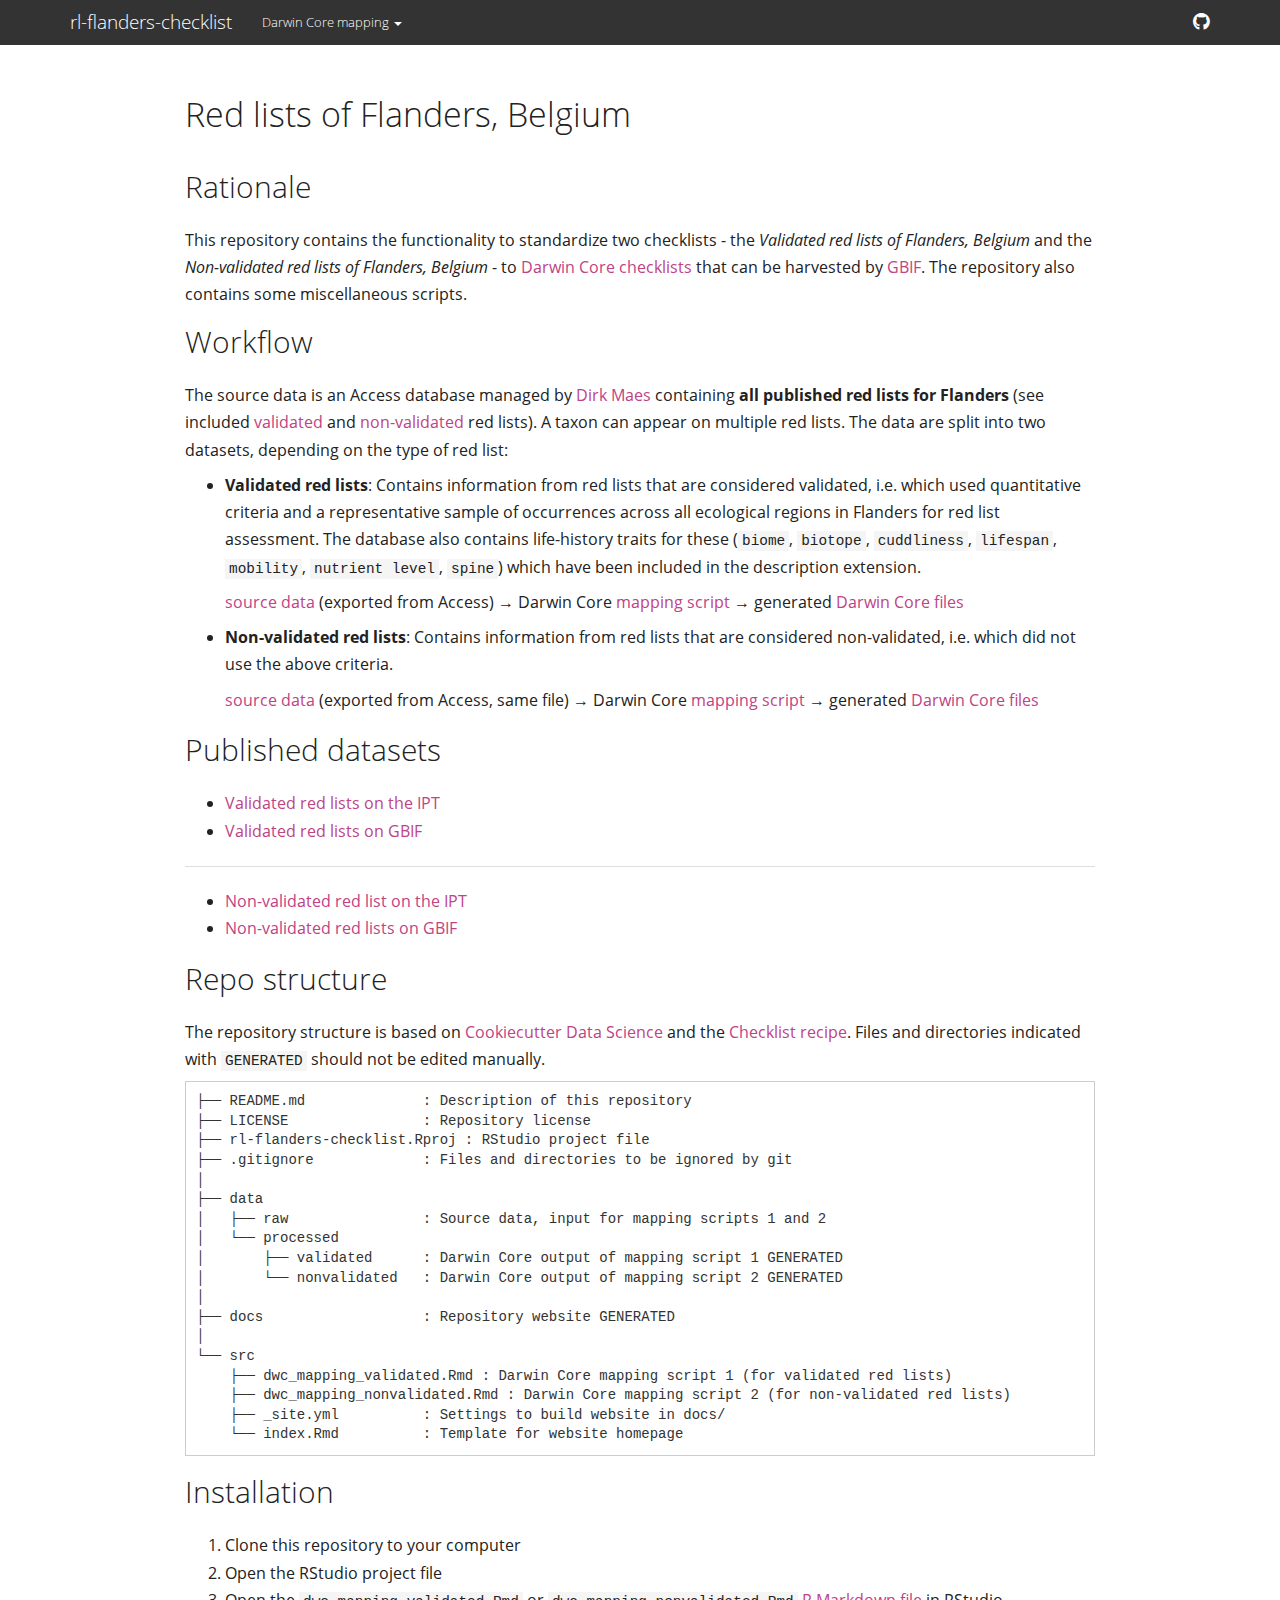
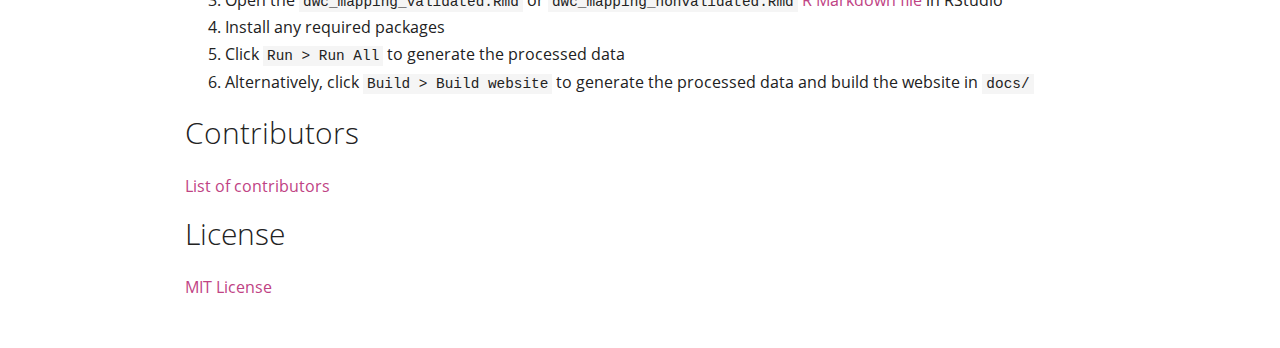
<file: docs/index.html>
<!DOCTYPE html>

<html xmlns="http://www.w3.org/1999/xhtml">

<head>

<meta charset="utf-8" />
<meta http-equiv="Content-Type" content="text/html; charset=utf-8" />
<meta name="generator" content="pandoc" />




<title>index.utf8</title>

<script src="site_libs/jquery-1.11.3/jquery.min.js"></script>
<meta name="viewport" content="width=device-width, initial-scale=1" />
<link href="site_libs/bootstrap-3.3.5/css/yeti.min.css" rel="stylesheet" />
<script src="site_libs/bootstrap-3.3.5/js/bootstrap.min.js"></script>
<script src="site_libs/bootstrap-3.3.5/shim/html5shiv.min.js"></script>
<script src="site_libs/bootstrap-3.3.5/shim/respond.min.js"></script>
<script src="site_libs/navigation-1.1/tabsets.js"></script>
<link href="site_libs/highlightjs-9.12.0/default.css" rel="stylesheet" />
<script src="site_libs/highlightjs-9.12.0/highlight.js"></script>
<link href="site_libs/pagedtable-1.1/css/pagedtable.css" rel="stylesheet" />
<script src="site_libs/pagedtable-1.1/js/pagedtable.js"></script>
<link href="site_libs/font-awesome-5.1.0/css/all.css" rel="stylesheet" />
<link href="site_libs/font-awesome-5.1.0/css/v4-shims.css" rel="stylesheet" />

<style type="text/css">code{white-space: pre;}</style>
<style type="text/css">
  pre:not([class]) {
    background-color: white;
  }
</style>
<script type="text/javascript">
if (window.hljs) {
  hljs.configure({languages: []});
  hljs.initHighlightingOnLoad();
  if (document.readyState && document.readyState === "complete") {
    window.setTimeout(function() { hljs.initHighlighting(); }, 0);
  }
}
</script>



<style type="text/css">
h1 {
  font-size: 34px;
}
h1.title {
  font-size: 38px;
}
h2 {
  font-size: 30px;
}
h3 {
  font-size: 24px;
}
h4 {
  font-size: 18px;
}
h5 {
  font-size: 16px;
}
h6 {
  font-size: 12px;
}
.table th:not([align]) {
  text-align: left;
}
</style>

<link rel="stylesheet" href="static/css/custom.css" type="text/css" />

</head>

<body>

<style type = "text/css">
.main-container {
  max-width: 940px;
  margin-left: auto;
  margin-right: auto;
}
code {
  color: inherit;
  background-color: rgba(0, 0, 0, 0.04);
}
img {
  max-width:100%;
  height: auto;
}
.tabbed-pane {
  padding-top: 12px;
}
.html-widget {
  margin-bottom: 20px;
}
button.code-folding-btn:focus {
  outline: none;
}
summary {
  display: list-item;
}
</style>


<style type="text/css">
/* padding for bootstrap navbar */
body {
  padding-top: 45px;
  padding-bottom: 40px;
}
/* offset scroll position for anchor links (for fixed navbar)  */
.section h1 {
  padding-top: 50px;
  margin-top: -50px;
}
.section h2 {
  padding-top: 50px;
  margin-top: -50px;
}
.section h3 {
  padding-top: 50px;
  margin-top: -50px;
}
.section h4 {
  padding-top: 50px;
  margin-top: -50px;
}
.section h5 {
  padding-top: 50px;
  margin-top: -50px;
}
.section h6 {
  padding-top: 50px;
  margin-top: -50px;
}
.dropdown-submenu {
  position: relative;
}
.dropdown-submenu>.dropdown-menu {
  top: 0;
  left: 100%;
  margin-top: -6px;
  margin-left: -1px;
  border-radius: 0 6px 6px 6px;
}
.dropdown-submenu:hover>.dropdown-menu {
  display: block;
}
.dropdown-submenu>a:after {
  display: block;
  content: " ";
  float: right;
  width: 0;
  height: 0;
  border-color: transparent;
  border-style: solid;
  border-width: 5px 0 5px 5px;
  border-left-color: #cccccc;
  margin-top: 5px;
  margin-right: -10px;
}
.dropdown-submenu:hover>a:after {
  border-left-color: #ffffff;
}
.dropdown-submenu.pull-left {
  float: none;
}
.dropdown-submenu.pull-left>.dropdown-menu {
  left: -100%;
  margin-left: 10px;
  border-radius: 6px 0 6px 6px;
}
</style>

<script>
// manage active state of menu based on current page
$(document).ready(function () {
  // active menu anchor
  href = window.location.pathname
  href = href.substr(href.lastIndexOf('/') + 1)
  if (href === "")
    href = "index.html";
  var menuAnchor = $('a[href="' + href + '"]');

  // mark it active
  menuAnchor.parent().addClass('active');

  // if it's got a parent navbar menu mark it active as well
  menuAnchor.closest('li.dropdown').addClass('active');
});
</script>

<div class="container-fluid main-container">

<!-- tabsets -->

<style type="text/css">
.tabset-dropdown > .nav-tabs {
  display: inline-table;
  max-height: 500px;
  min-height: 44px;
  overflow-y: auto;
  background: white;
  border: 1px solid #ddd;
  border-radius: 4px;
}

.tabset-dropdown > .nav-tabs > li.active:before {
  content: "";
  font-family: 'Glyphicons Halflings';
  display: inline-block;
  padding: 10px;
  border-right: 1px solid #ddd;
}

.tabset-dropdown > .nav-tabs.nav-tabs-open > li.active:before {
  content: "&#xe258;";
  border: none;
}

.tabset-dropdown > .nav-tabs.nav-tabs-open:before {
  content: "";
  font-family: 'Glyphicons Halflings';
  display: inline-block;
  padding: 10px;
  border-right: 1px solid #ddd;
}

.tabset-dropdown > .nav-tabs > li.active {
  display: block;
}

.tabset-dropdown > .nav-tabs > li > a,
.tabset-dropdown > .nav-tabs > li > a:focus,
.tabset-dropdown > .nav-tabs > li > a:hover {
  border: none;
  display: inline-block;
  border-radius: 4px;
}

.tabset-dropdown > .nav-tabs.nav-tabs-open > li {
  display: block;
  float: none;
}

.tabset-dropdown > .nav-tabs > li {
  display: none;
}
</style>

<script>
$(document).ready(function () {
  window.buildTabsets("TOC");
});

$(document).ready(function () {
  $('.tabset-dropdown > .nav-tabs > li').click(function () {
    $(this).parent().toggleClass('nav-tabs-open')
  });
});
</script>

<!-- code folding -->





<div class="navbar navbar-default  navbar-fixed-top" role="navigation">
  <div class="container">
    <div class="navbar-header">
      <button type="button" class="navbar-toggle collapsed" data-toggle="collapse" data-target="#navbar">
        <span class="icon-bar"></span>
        <span class="icon-bar"></span>
        <span class="icon-bar"></span>
      </button>
      <a class="navbar-brand" href="index.html">rl-flanders-checklist</a>
    </div>
    <div id="navbar" class="navbar-collapse collapse">
      <ul class="nav navbar-nav">
        <li class="dropdown">
  <a href="#" class="dropdown-toggle" data-toggle="dropdown" role="button" aria-expanded="false">
    Darwin Core mapping
     
    <span class="caret"></span>
  </a>
  <ul class="dropdown-menu" role="menu">
    <li>
      <a href="dwc_mapping_validated.html">Validated red lists</a>
    </li>
    <li>
      <a href="dwc_mapping_nonvalidated.html">Non-validated red lists</a>
    </li>
  </ul>
</li>
      </ul>
      <ul class="nav navbar-nav navbar-right">
        <li>
  <a href="https://github.com/inbo/rl-flanders-checklist">
    <span class="fa fa-github fa-lg"></span>
     
  </a>
</li>
      </ul>
    </div><!--/.nav-collapse -->
  </div><!--/.container -->
</div><!--/.navbar -->

<div class="fluid-row" id="header">




</div>


<div id="red-lists-of-flanders-belgium" class="section level1">
<h1>Red lists of Flanders, Belgium</h1>
<div id="rationale" class="section level2">
<h2>Rationale</h2>
<p>This repository contains the functionality to standardize two checklists - the <em>Validated red lists of Flanders, Belgium</em> and the <em>Non-validated red lists of Flanders, Belgium</em> - to <a href="https://www.gbif.org/dataset-classes">Darwin Core checklists</a> that can be harvested by <a href="http://www.gbif.org">GBIF</a>. The repository also contains some miscellaneous scripts.</p>
</div>
<div id="workflow" class="section level2">
<h2>Workflow</h2>
<p>The source data is an Access database managed by <a href="https://orcid.org/0000-0002-7947-3788">Dirk Maes</a> containing <strong>all published red lists for Flanders</strong> (see included <a href="https://inbo.github.io/rl-flanders-checklist/dwc_mapping_validated.html#35_preview_data">validated</a> and <a href="https://inbo.github.io/rl-flanders-checklist/dwc_mapping_nonvalidated.html#35_preview_data">non-validated</a> red lists). A taxon can appear on multiple red lists. The data are split into two datasets, depending on the type of red list:</p>
<ul>
<li><p><strong>Validated red lists</strong>: Contains information from red lists that are considered validated, i.e. which used quantitative criteria and a representative sample of occurrences across all ecological regions in Flanders for red list assessment. The database also contains life-history traits for these (<code>biome</code>, <code>biotope</code>, <code>cuddliness</code>, <code>lifespan</code>, <code>mobility</code>, <code>nutrient level</code>, <code>spine</code>) which have been included in the description extension.</p>
<p><a href="https://github.com/inbo/rl-flanders-checklist/blob/master/data/raw">source data</a> (exported from Access) → Darwin Core <a href="https://inbo.github.io/rl-flanders-checklist/dwc_mapping_validated.html">mapping script</a> → generated <a href="https://github.com/inbo/rl-flanders-checklist/blob/master/data/processed/validated">Darwin Core files</a></p></li>
<li><p><strong>Non-validated red lists</strong>: Contains information from red lists that are considered non-validated, i.e. which did not use the above criteria.</p>
<p><a href="https://github.com/inbo/rl-flanders-checklist/blob/master/data/raw">source data</a> (exported from Access, same file) → Darwin Core <a href="https://inbo.github.io/rl-flanders-checklist/dwc_mapping_nonvalidated.html">mapping script</a> → generated <a href="https://github.com/inbo/rl-flanders-checklist/blob/master/data/processed/nonvalidated">Darwin Core files</a></p></li>
</ul>
</div>
<div id="published-datasets" class="section level2">
<h2>Published datasets</h2>
<ul>
<li><a href="https://ipt.inbo.be/resource?r=rl-flanders-validated-checklist">Validated red lists on the IPT</a></li>
<li><a href="https://doi.org/10.15468/8tk3tk">Validated red lists on GBIF</a></li>
</ul>
<hr />
<ul>
<li><a href="https://ipt.inbo.be/resource?r=rl-flanders-nonvalidated-checklist">Non-validated red list on the IPT</a></li>
<li><a href="https://doi.org/10.15468/54nwog">Non-validated red lists on GBIF</a></li>
</ul>
</div>
<div id="repo-structure" class="section level2">
<h2>Repo structure</h2>
<p>The repository structure is based on <a href="http://drivendata.github.io/cookiecutter-data-science/">Cookiecutter Data Science</a> and the <a href="https://github.com/trias-project/checklist-recipe">Checklist recipe</a>. Files and directories indicated with <code>GENERATED</code> should not be edited manually.</p>
<pre><code>├── README.md              : Description of this repository
├── LICENSE                : Repository license
├── rl-flanders-checklist.Rproj : RStudio project file
├── .gitignore             : Files and directories to be ignored by git
│
├── data
│   ├── raw                : Source data, input for mapping scripts 1 and 2
│   └── processed
│       ├── validated      : Darwin Core output of mapping script 1 GENERATED
│       └── nonvalidated   : Darwin Core output of mapping script 2 GENERATED
│
├── docs                   : Repository website GENERATED
│
└── src
    ├── dwc_mapping_validated.Rmd : Darwin Core mapping script 1 (for validated red lists)
    ├── dwc_mapping_nonvalidated.Rmd : Darwin Core mapping script 2 (for non-validated red lists)
    ├── _site.yml          : Settings to build website in docs/
    └── index.Rmd          : Template for website homepage</code></pre>
</div>
<div id="installation" class="section level2">
<h2>Installation</h2>
<ol style="list-style-type: decimal">
<li>Clone this repository to your computer</li>
<li>Open the RStudio project file</li>
<li>Open the <code>dwc_mapping_validated.Rmd</code> or <code>dwc_mapping_nonvalidated.Rmd</code> <a href="https://rmarkdown.rstudio.com/">R Markdown file</a> in RStudio</li>
<li>Install any required packages</li>
<li>Click <code>Run &gt; Run All</code> to generate the processed data</li>
<li>Alternatively, click <code>Build &gt; Build website</code> to generate the processed data and build the website in <code>docs/</code></li>
</ol>
</div>
<div id="contributors" class="section level2">
<h2>Contributors</h2>
<p><a href="https://github.com/inbo/rl-flanders-checklist/contributors">List of contributors</a></p>
</div>
<div id="license" class="section level2">
<h2>License</h2>
<p><a href="https://github.com/inbo/rl-flanders-checklist/blob/master/LICENSE">MIT License</a></p>
</div>
</div>




</div>

<script>

// add bootstrap table styles to pandoc tables
function bootstrapStylePandocTables() {
  $('tr.header').parent('thead').parent('table').addClass('table table-condensed');
}
$(document).ready(function () {
  bootstrapStylePandocTables();
});


</script>

<!-- dynamically load mathjax for compatibility with self-contained -->
<script>
  (function () {
    var script = document.createElement("script");
    script.type = "text/javascript";
    script.src  = "https://mathjax.rstudio.com/latest/MathJax.js?config=TeX-AMS-MML_HTMLorMML";
    document.getElementsByTagName("head")[0].appendChild(script);
  })();
</script>

</body>
</html>
</file>
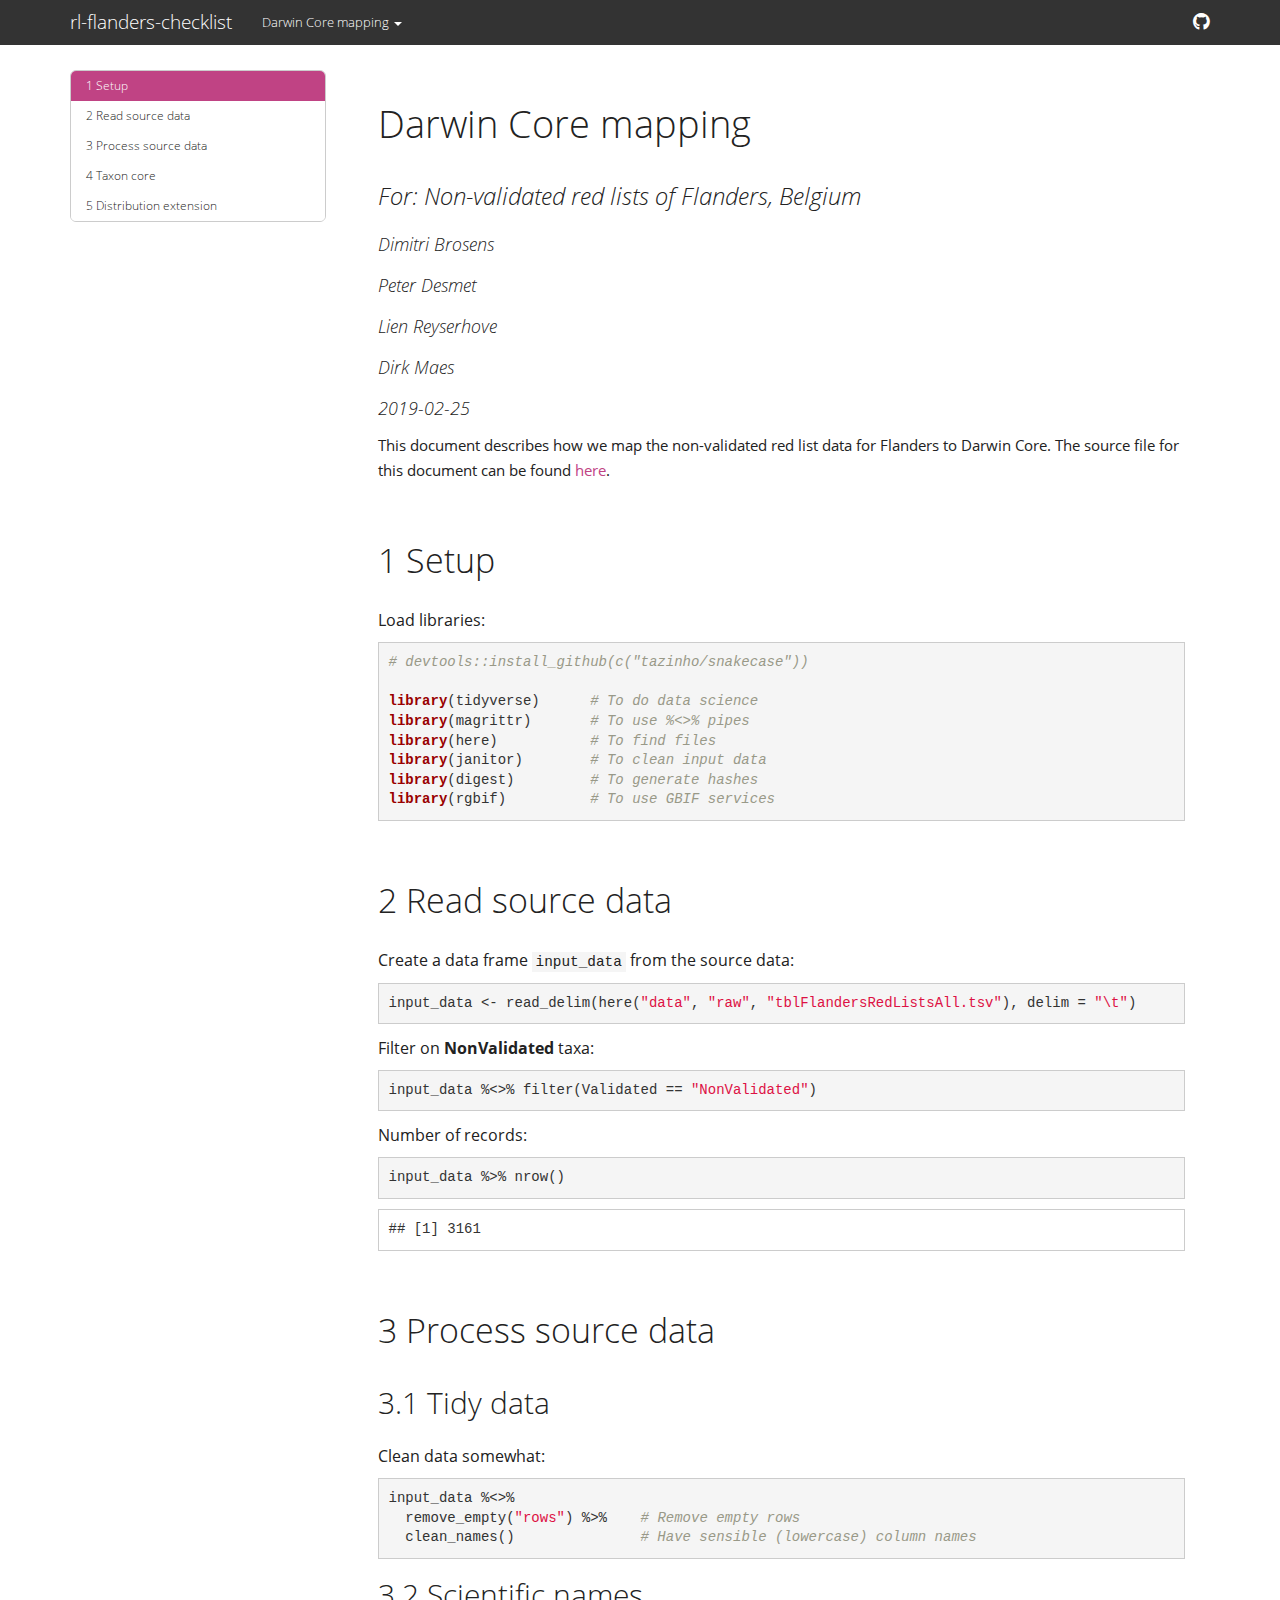
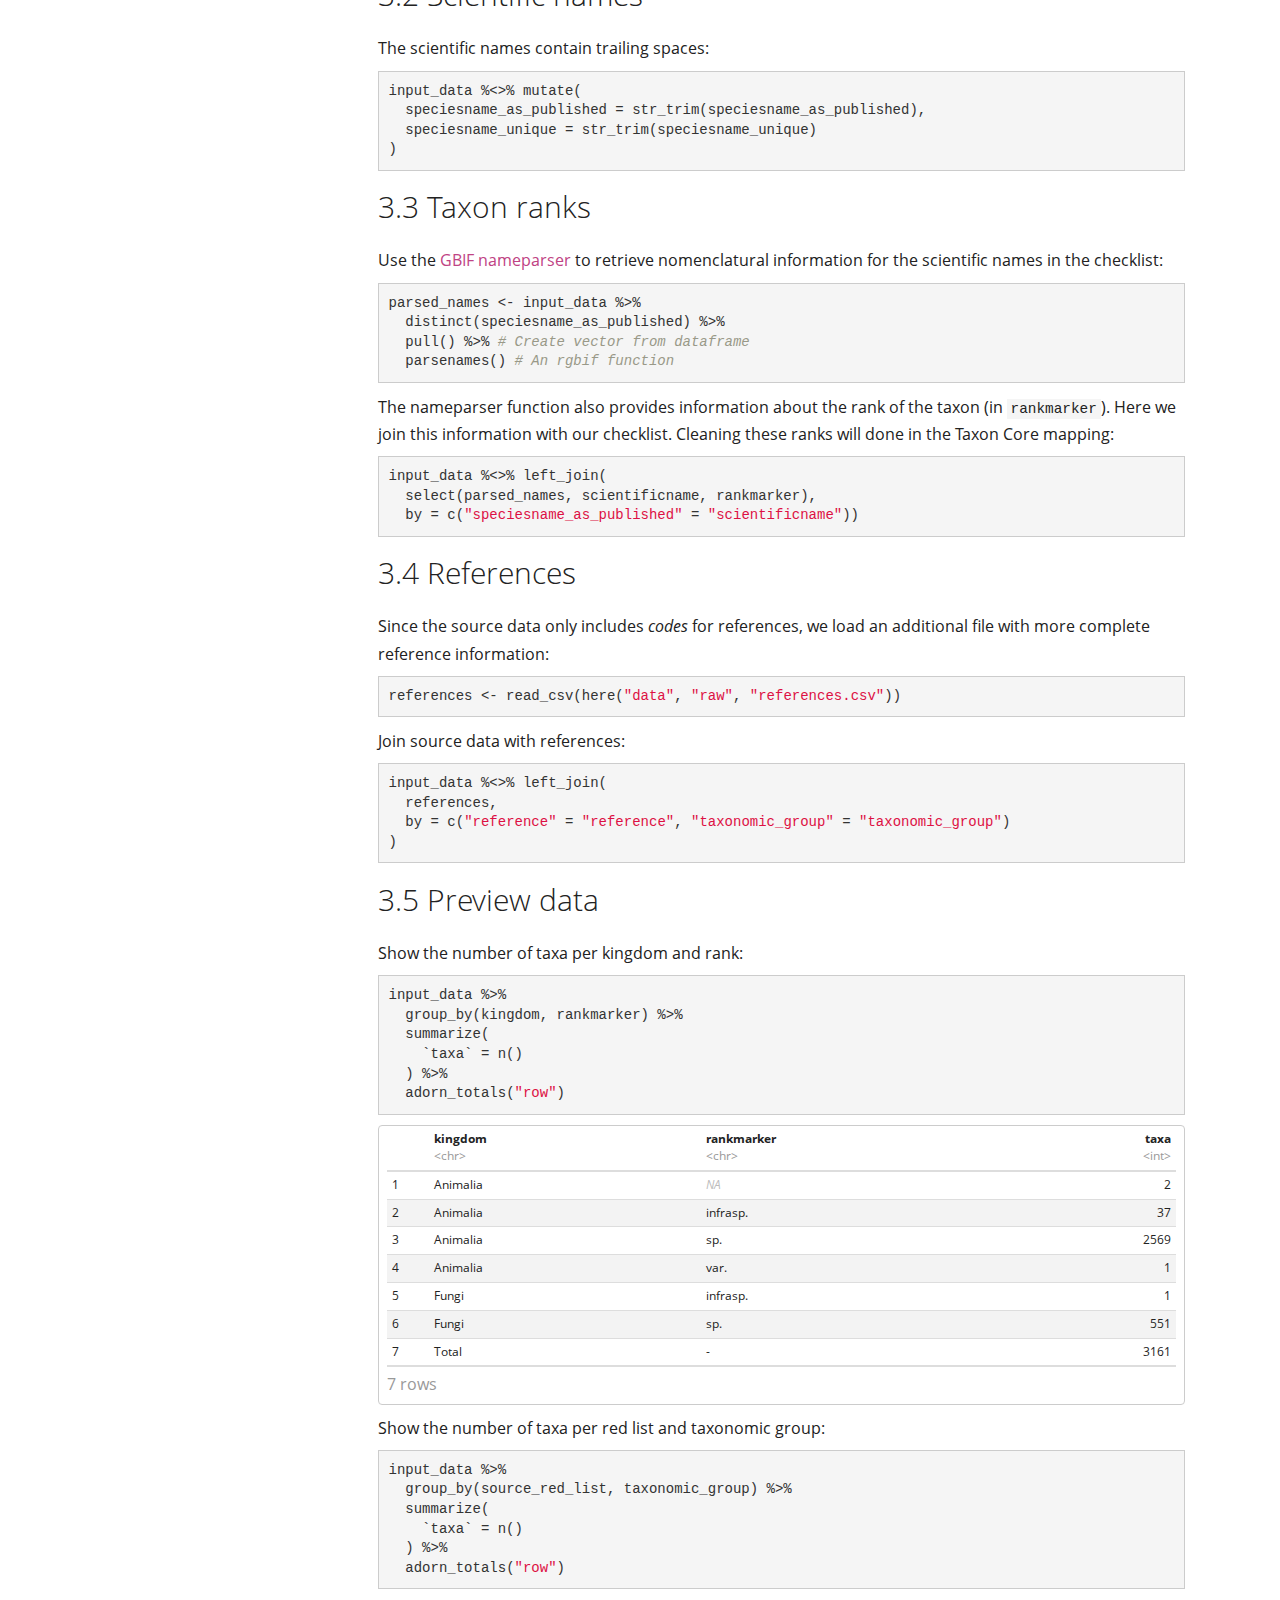
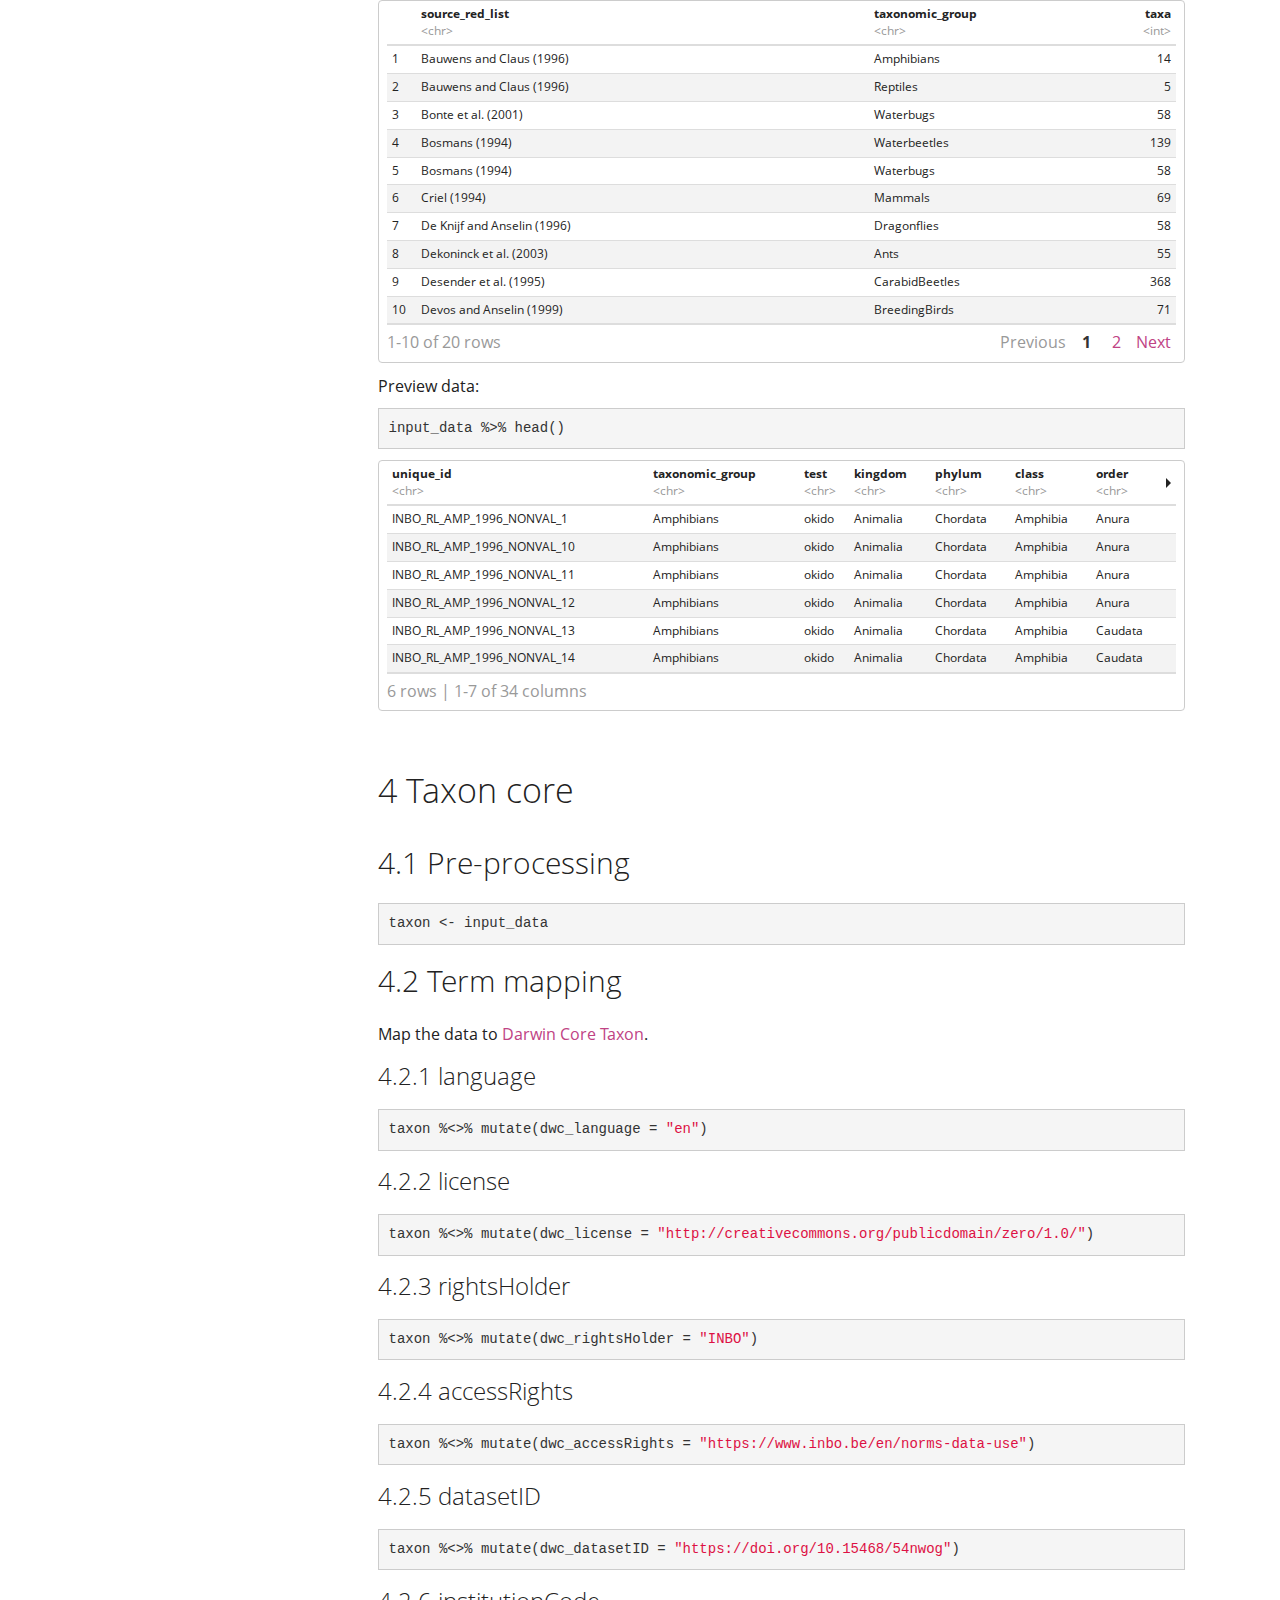
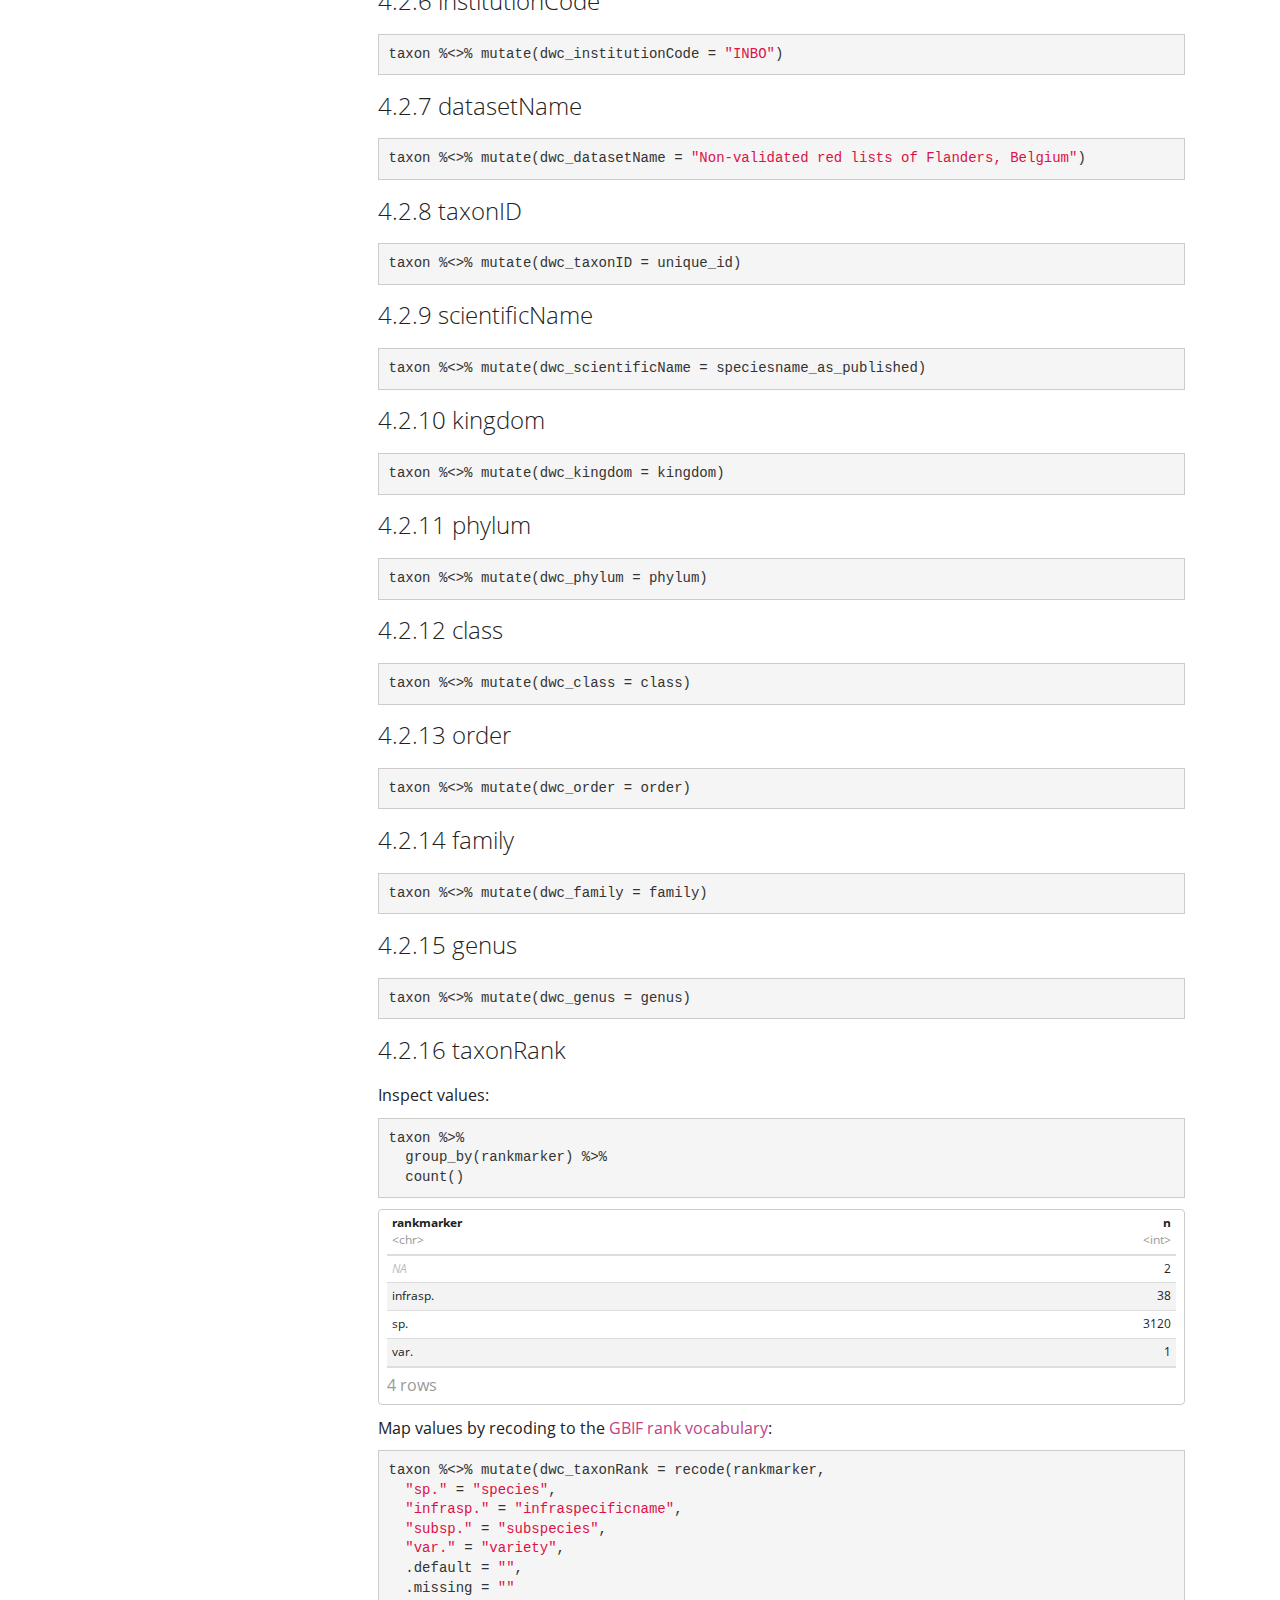
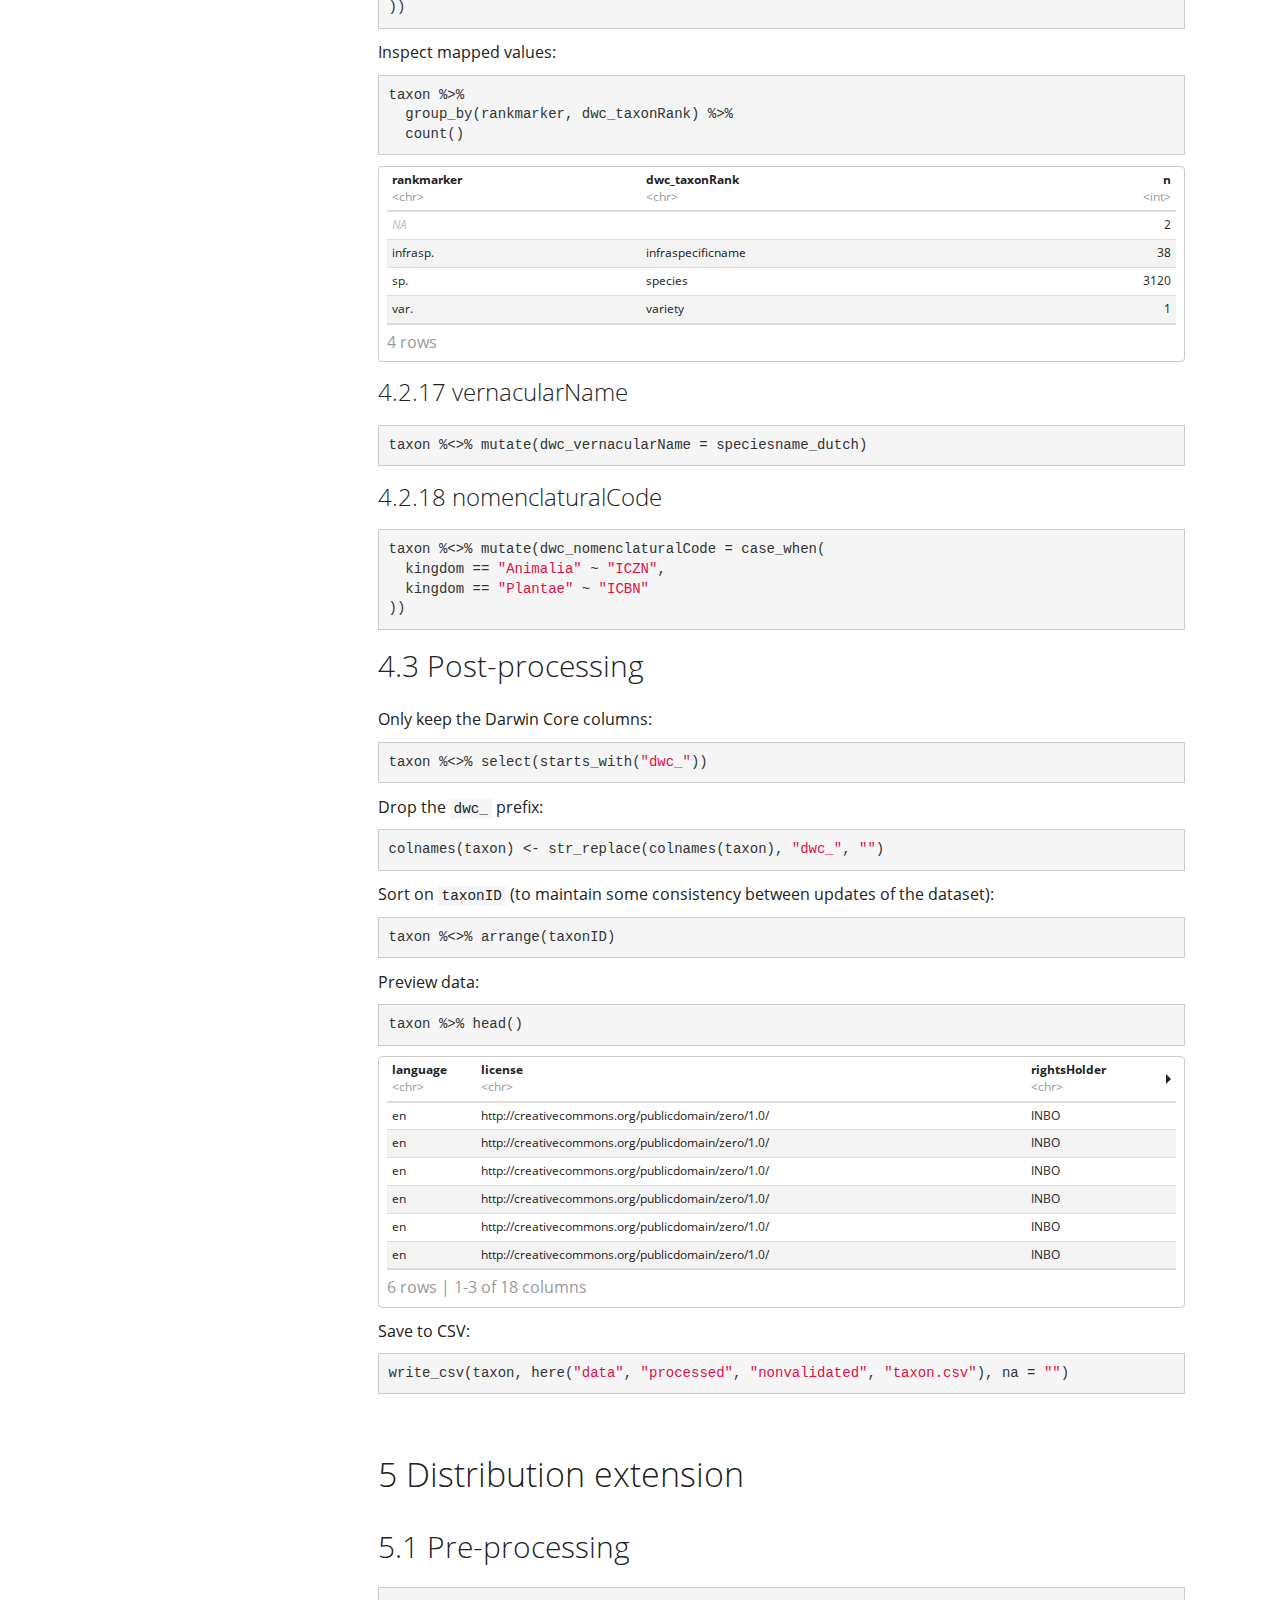
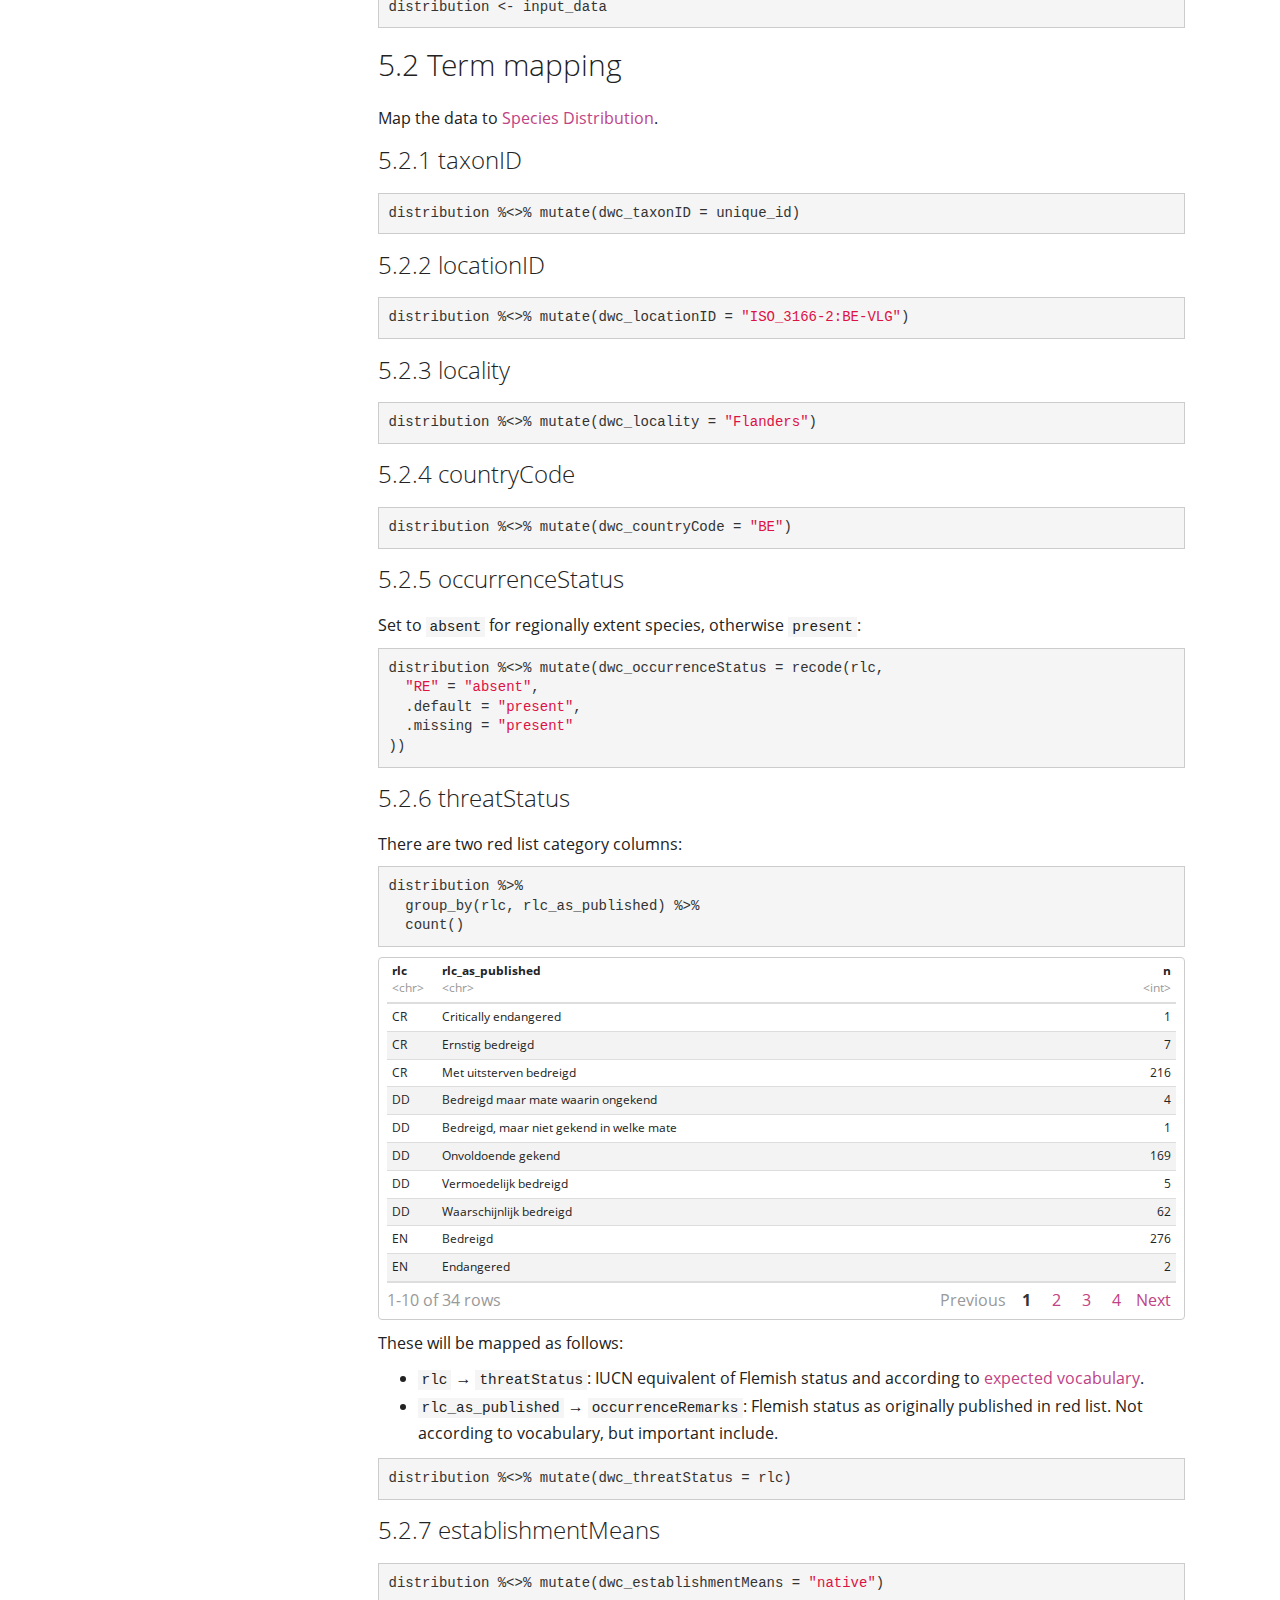
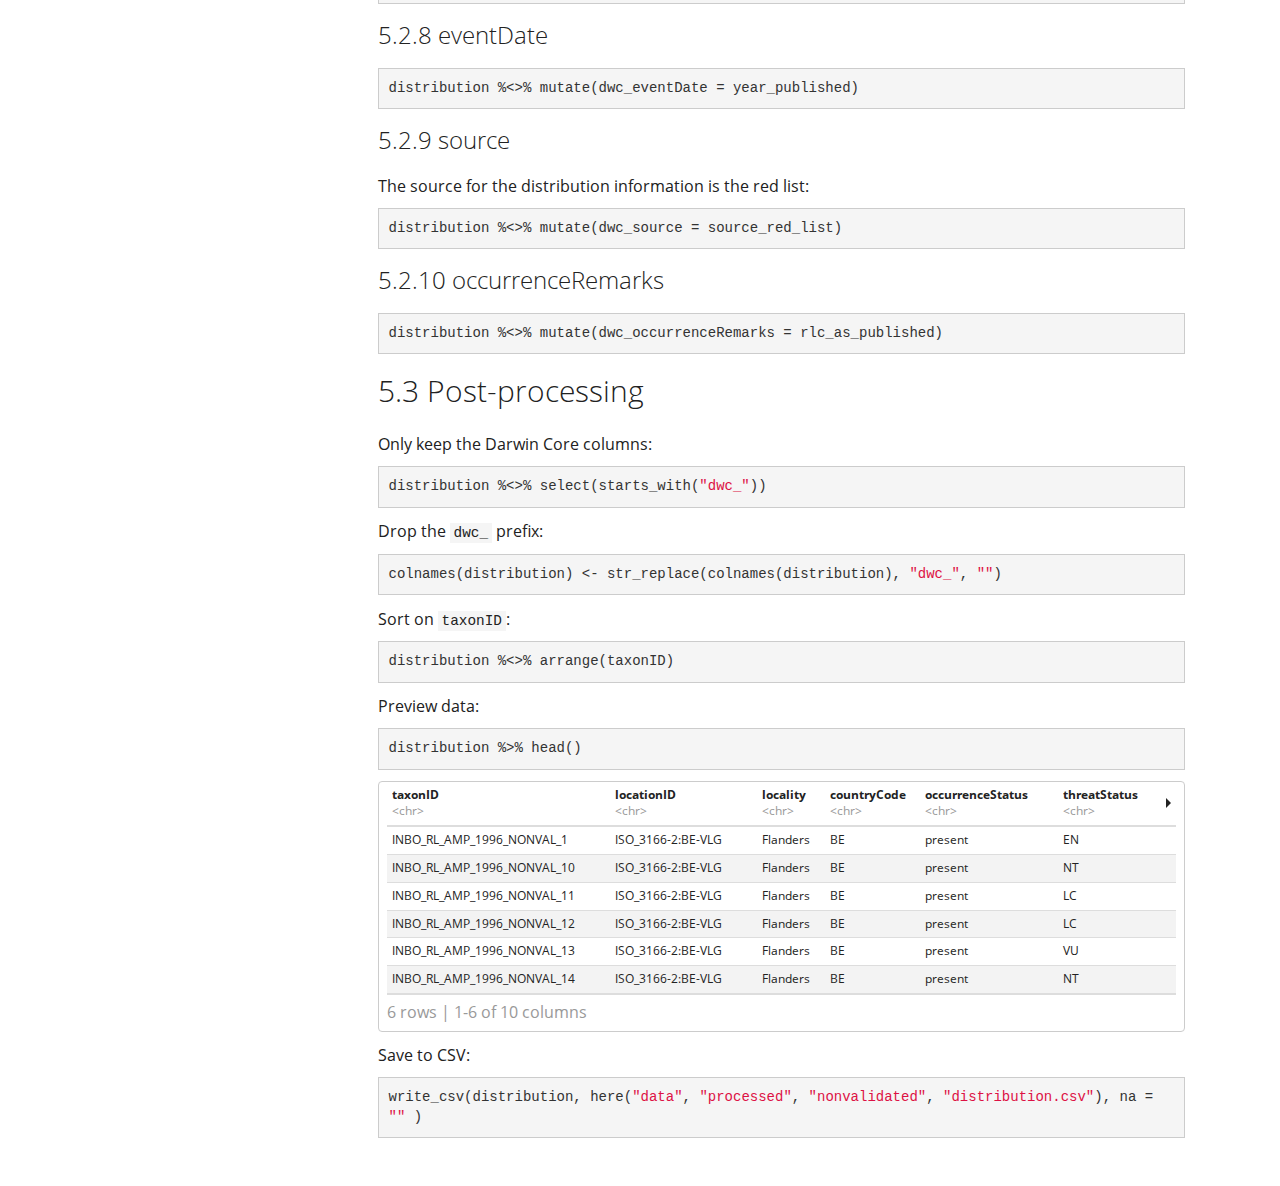
<file: docs/dwc_mapping_nonvalidated.html>
<!DOCTYPE html>

<html xmlns="http://www.w3.org/1999/xhtml">

<head>

<meta charset="utf-8" />
<meta http-equiv="Content-Type" content="text/html; charset=utf-8" />
<meta name="generator" content="pandoc" />


<meta name="author" content="Dimitri Brosens" />
<meta name="author" content="Peter Desmet" />
<meta name="author" content="Lien Reyserhove" />
<meta name="author" content="Dirk Maes" />

<meta name="date" content="2019-02-25" />

<title>Darwin Core mapping</title>

<script src="site_libs/jquery-1.11.3/jquery.min.js"></script>
<meta name="viewport" content="width=device-width, initial-scale=1" />
<link href="site_libs/bootstrap-3.3.5/css/yeti.min.css" rel="stylesheet" />
<script src="site_libs/bootstrap-3.3.5/js/bootstrap.min.js"></script>
<script src="site_libs/bootstrap-3.3.5/shim/html5shiv.min.js"></script>
<script src="site_libs/bootstrap-3.3.5/shim/respond.min.js"></script>
<script src="site_libs/jqueryui-1.11.4/jquery-ui.min.js"></script>
<link href="site_libs/tocify-1.9.1/jquery.tocify.css" rel="stylesheet" />
<script src="site_libs/tocify-1.9.1/jquery.tocify.js"></script>
<script src="site_libs/navigation-1.1/tabsets.js"></script>
<link href="site_libs/highlightjs-9.12.0/default.css" rel="stylesheet" />
<script src="site_libs/highlightjs-9.12.0/highlight.js"></script>
<link href="site_libs/pagedtable-1.1/css/pagedtable.css" rel="stylesheet" />
<script src="site_libs/pagedtable-1.1/js/pagedtable.js"></script>
<link href="site_libs/font-awesome-5.1.0/css/all.css" rel="stylesheet" />
<link href="site_libs/font-awesome-5.1.0/css/v4-shims.css" rel="stylesheet" />

<style type="text/css">code{white-space: pre;}</style>
<style type="text/css">
  pre:not([class]) {
    background-color: white;
  }
</style>
<script type="text/javascript">
if (window.hljs) {
  hljs.configure({languages: []});
  hljs.initHighlightingOnLoad();
  if (document.readyState && document.readyState === "complete") {
    window.setTimeout(function() { hljs.initHighlighting(); }, 0);
  }
}
</script>



<style type="text/css">
h1 {
  font-size: 34px;
}
h1.title {
  font-size: 38px;
}
h2 {
  font-size: 30px;
}
h3 {
  font-size: 24px;
}
h4 {
  font-size: 18px;
}
h5 {
  font-size: 16px;
}
h6 {
  font-size: 12px;
}
.table th:not([align]) {
  text-align: left;
}
</style>

<link rel="stylesheet" href="static/css/custom.css" type="text/css" />

</head>

<body>

<style type = "text/css">
.main-container {
  max-width: 940px;
  margin-left: auto;
  margin-right: auto;
}
code {
  color: inherit;
  background-color: rgba(0, 0, 0, 0.04);
}
img {
  max-width:100%;
  height: auto;
}
.tabbed-pane {
  padding-top: 12px;
}
.html-widget {
  margin-bottom: 20px;
}
button.code-folding-btn:focus {
  outline: none;
}
summary {
  display: list-item;
}
</style>


<style type="text/css">
/* padding for bootstrap navbar */
body {
  padding-top: 45px;
  padding-bottom: 40px;
}
/* offset scroll position for anchor links (for fixed navbar)  */
.section h1 {
  padding-top: 50px;
  margin-top: -50px;
}
.section h2 {
  padding-top: 50px;
  margin-top: -50px;
}
.section h3 {
  padding-top: 50px;
  margin-top: -50px;
}
.section h4 {
  padding-top: 50px;
  margin-top: -50px;
}
.section h5 {
  padding-top: 50px;
  margin-top: -50px;
}
.section h6 {
  padding-top: 50px;
  margin-top: -50px;
}
.dropdown-submenu {
  position: relative;
}
.dropdown-submenu>.dropdown-menu {
  top: 0;
  left: 100%;
  margin-top: -6px;
  margin-left: -1px;
  border-radius: 0 6px 6px 6px;
}
.dropdown-submenu:hover>.dropdown-menu {
  display: block;
}
.dropdown-submenu>a:after {
  display: block;
  content: " ";
  float: right;
  width: 0;
  height: 0;
  border-color: transparent;
  border-style: solid;
  border-width: 5px 0 5px 5px;
  border-left-color: #cccccc;
  margin-top: 5px;
  margin-right: -10px;
}
.dropdown-submenu:hover>a:after {
  border-left-color: #ffffff;
}
.dropdown-submenu.pull-left {
  float: none;
}
.dropdown-submenu.pull-left>.dropdown-menu {
  left: -100%;
  margin-left: 10px;
  border-radius: 6px 0 6px 6px;
}
</style>

<script>
// manage active state of menu based on current page
$(document).ready(function () {
  // active menu anchor
  href = window.location.pathname
  href = href.substr(href.lastIndexOf('/') + 1)
  if (href === "")
    href = "index.html";
  var menuAnchor = $('a[href="' + href + '"]');

  // mark it active
  menuAnchor.parent().addClass('active');

  // if it's got a parent navbar menu mark it active as well
  menuAnchor.closest('li.dropdown').addClass('active');
});
</script>

<div class="container-fluid main-container">

<!-- tabsets -->

<style type="text/css">
.tabset-dropdown > .nav-tabs {
  display: inline-table;
  max-height: 500px;
  min-height: 44px;
  overflow-y: auto;
  background: white;
  border: 1px solid #ddd;
  border-radius: 4px;
}

.tabset-dropdown > .nav-tabs > li.active:before {
  content: "";
  font-family: 'Glyphicons Halflings';
  display: inline-block;
  padding: 10px;
  border-right: 1px solid #ddd;
}

.tabset-dropdown > .nav-tabs.nav-tabs-open > li.active:before {
  content: "&#xe258;";
  border: none;
}

.tabset-dropdown > .nav-tabs.nav-tabs-open:before {
  content: "";
  font-family: 'Glyphicons Halflings';
  display: inline-block;
  padding: 10px;
  border-right: 1px solid #ddd;
}

.tabset-dropdown > .nav-tabs > li.active {
  display: block;
}

.tabset-dropdown > .nav-tabs > li > a,
.tabset-dropdown > .nav-tabs > li > a:focus,
.tabset-dropdown > .nav-tabs > li > a:hover {
  border: none;
  display: inline-block;
  border-radius: 4px;
}

.tabset-dropdown > .nav-tabs.nav-tabs-open > li {
  display: block;
  float: none;
}

.tabset-dropdown > .nav-tabs > li {
  display: none;
}
</style>

<script>
$(document).ready(function () {
  window.buildTabsets("TOC");
});

$(document).ready(function () {
  $('.tabset-dropdown > .nav-tabs > li').click(function () {
    $(this).parent().toggleClass('nav-tabs-open')
  });
});
</script>

<!-- code folding -->



<script>
$(document).ready(function ()  {

    // move toc-ignore selectors from section div to header
    $('div.section.toc-ignore')
        .removeClass('toc-ignore')
        .children('h1,h2,h3,h4,h5').addClass('toc-ignore');

    // establish options
    var options = {
      selectors: "h1,h2,h3",
      theme: "bootstrap3",
      context: '.toc-content',
      hashGenerator: function (text) {
        return text.replace(/[.\\/?&!#<>]/g, '').replace(/\s/g, '_').toLowerCase();
      },
      ignoreSelector: ".toc-ignore",
      scrollTo: 0
    };
    options.showAndHide = true;
    options.smoothScroll = true;

    // tocify
    var toc = $("#TOC").tocify(options).data("toc-tocify");
});
</script>

<style type="text/css">

#TOC {
  margin: 25px 0px 20px 0px;
}
@media (max-width: 768px) {
#TOC {
  position: relative;
  width: 100%;
}
}


.toc-content {
  padding-left: 30px;
  padding-right: 40px;
}

div.main-container {
  max-width: 1200px;
}

div.tocify {
  width: 20%;
  max-width: 260px;
  max-height: 85%;
}

@media (min-width: 768px) and (max-width: 991px) {
  div.tocify {
    width: 25%;
  }
}

@media (max-width: 767px) {
  div.tocify {
    width: 100%;
    max-width: none;
  }
}

.tocify ul, .tocify li {
  line-height: 20px;
}

.tocify-subheader .tocify-item {
  font-size: 0.90em;
  padding-left: 25px;
  text-indent: 0;
}

.tocify .list-group-item {
  border-radius: 0px;
}


</style>

<!-- setup 3col/9col grid for toc_float and main content  -->
<div class="row-fluid">
<div class="col-xs-12 col-sm-4 col-md-3">
<div id="TOC" class="tocify">
</div>
</div>

<div class="toc-content col-xs-12 col-sm-8 col-md-9">




<div class="navbar navbar-default  navbar-fixed-top" role="navigation">
  <div class="container">
    <div class="navbar-header">
      <button type="button" class="navbar-toggle collapsed" data-toggle="collapse" data-target="#navbar">
        <span class="icon-bar"></span>
        <span class="icon-bar"></span>
        <span class="icon-bar"></span>
      </button>
      <a class="navbar-brand" href="index.html">rl-flanders-checklist</a>
    </div>
    <div id="navbar" class="navbar-collapse collapse">
      <ul class="nav navbar-nav">
        <li class="dropdown">
  <a href="#" class="dropdown-toggle" data-toggle="dropdown" role="button" aria-expanded="false">
    Darwin Core mapping
     
    <span class="caret"></span>
  </a>
  <ul class="dropdown-menu" role="menu">
    <li>
      <a href="dwc_mapping_validated.html">Validated red lists</a>
    </li>
    <li>
      <a href="dwc_mapping_unvalidated.html">Unvalidated red lists</a>
    </li>
  </ul>
</li>
      </ul>
      <ul class="nav navbar-nav navbar-right">
        <li>
  <a href="https://github.com/inbo/rl-flanders-checklist">
    <span class="fa fa-github fa-lg"></span>
     
  </a>
</li>
      </ul>
    </div><!--/.nav-collapse -->
  </div><!--/.container -->
</div><!--/.navbar -->

<div class="fluid-row" id="header">



<h1 class="title toc-ignore">Darwin Core mapping</h1>
<h3 class="subtitle"><em>For: Non-validated red lists of Flanders, Belgium</em></h3>
<h4 class="author"><em>Dimitri Brosens</em></h4>
<h4 class="author"><em>Peter Desmet</em></h4>
<h4 class="author"><em>Lien Reyserhove</em></h4>
<h4 class="author"><em>Dirk Maes</em></h4>
<h4 class="date"><em>2019-02-25</em></h4>

</div>


<p>This document describes how we map the non-validated red list data for Flanders to Darwin Core. The source file for this document can be found <a href="https://github.com/inbo/rl-flanders-checklist/blob/master/src/dwc_mapping_nonvalidated.Rmd">here</a>.</p>
<div id="setup" class="section level1">
<h1><span class="header-section-number">1</span> Setup</h1>
<p>Load libraries:</p>
<pre class="r"><code># devtools::install_github(c(&quot;tazinho/snakecase&quot;))

library(tidyverse)      # To do data science
library(magrittr)       # To use %&lt;&gt;% pipes
library(here)           # To find files
library(janitor)        # To clean input data
library(digest)         # To generate hashes
library(rgbif)          # To use GBIF services</code></pre>
</div>
<div id="read-source-data" class="section level1">
<h1><span class="header-section-number">2</span> Read source data</h1>
<p>Create a data frame <code>input_data</code> from the source data:</p>
<pre class="r"><code>input_data &lt;- read_delim(here(&quot;data&quot;, &quot;raw&quot;, &quot;tblFlandersRedListsAll.tsv&quot;), delim = &quot;\t&quot;)</code></pre>
<p>Filter on <strong>NonValidated</strong> taxa:</p>
<pre class="r"><code>input_data %&lt;&gt;% filter(Validated == &quot;NonValidated&quot;)</code></pre>
<p>Number of records:</p>
<pre class="r"><code>input_data %&gt;% nrow()</code></pre>
<pre><code>## [1] 3161</code></pre>
</div>
<div id="process-source-data" class="section level1">
<h1><span class="header-section-number">3</span> Process source data</h1>
<div id="tidy-data" class="section level2">
<h2><span class="header-section-number">3.1</span> Tidy data</h2>
<p>Clean data somewhat:</p>
<pre class="r"><code>input_data %&lt;&gt;%
  remove_empty(&quot;rows&quot;) %&gt;%    # Remove empty rows
  clean_names()               # Have sensible (lowercase) column names</code></pre>
</div>
<div id="scientific-names" class="section level2">
<h2><span class="header-section-number">3.2</span> Scientific names</h2>
<p>The scientific names contain trailing spaces:</p>
<pre class="r"><code>input_data %&lt;&gt;% mutate(
  speciesname_as_published = str_trim(speciesname_as_published),
  speciesname_unique = str_trim(speciesname_unique)
)</code></pre>
</div>
<div id="taxon-ranks" class="section level2">
<h2><span class="header-section-number">3.3</span> Taxon ranks</h2>
<p>Use the <a href="https://www.gbif.org/tools/name-parser">GBIF nameparser</a> to retrieve nomenclatural information for the scientific names in the checklist:</p>
<pre class="r"><code>parsed_names &lt;- input_data %&gt;%
  distinct(speciesname_as_published) %&gt;%
  pull() %&gt;% # Create vector from dataframe
  parsenames() # An rgbif function</code></pre>
<p>The nameparser function also provides information about the rank of the taxon (in <code>rankmarker</code>). Here we join this information with our checklist. Cleaning these ranks will done in the Taxon Core mapping:</p>
<pre class="r"><code>input_data %&lt;&gt;% left_join(
  select(parsed_names, scientificname, rankmarker),
  by = c(&quot;speciesname_as_published&quot; = &quot;scientificname&quot;))</code></pre>
</div>
<div id="references" class="section level2">
<h2><span class="header-section-number">3.4</span> References</h2>
<p>Since the source data only includes <em>codes</em> for references, we load an additional file with more complete reference information:</p>
<pre class="r"><code>references &lt;- read_csv(here(&quot;data&quot;, &quot;raw&quot;, &quot;references.csv&quot;))</code></pre>
<p>Join source data with references:</p>
<pre class="r"><code>input_data %&lt;&gt;% left_join(
  references,
  by = c(&quot;reference&quot; = &quot;reference&quot;, &quot;taxonomic_group&quot; = &quot;taxonomic_group&quot;)
)</code></pre>
</div>
<div id="preview-data" class="section level2">
<h2><span class="header-section-number">3.5</span> Preview data</h2>
<p>Show the number of taxa per kingdom and rank:</p>
<pre class="r"><code>input_data %&gt;%
  group_by(kingdom, rankmarker) %&gt;%
  summarize(
    `taxa` = n()
  ) %&gt;%
  adorn_totals(&quot;row&quot;)</code></pre>
<div data-pagedtable="false">
<script data-pagedtable-source type="application/json">
{"columns":[{"label":[""],"name":["_rn_"],"type":[""],"align":["left"]},{"label":["kingdom"],"name":[1],"type":["chr"],"align":["left"]},{"label":["rankmarker"],"name":[2],"type":["chr"],"align":["left"]},{"label":["taxa"],"name":[3],"type":["int"],"align":["right"]}],"data":[{"1":"Animalia","2":"NA","3":"2","_rn_":"1"},{"1":"Animalia","2":"infrasp.","3":"37","_rn_":"2"},{"1":"Animalia","2":"sp.","3":"2569","_rn_":"3"},{"1":"Animalia","2":"var.","3":"1","_rn_":"4"},{"1":"Fungi","2":"infrasp.","3":"1","_rn_":"5"},{"1":"Fungi","2":"sp.","3":"551","_rn_":"6"},{"1":"Total","2":"-","3":"3161","_rn_":"7"}],"options":{"columns":{"min":{},"max":[10]},"rows":{"min":[10],"max":[10]},"pages":{}}}
  </script>
</div>
<p>Show the number of taxa per red list and taxonomic group:</p>
<pre class="r"><code>input_data %&gt;%
  group_by(source_red_list, taxonomic_group) %&gt;%
  summarize(
    `taxa` = n()
  ) %&gt;%
  adorn_totals(&quot;row&quot;)</code></pre>
<div data-pagedtable="false">
<script data-pagedtable-source type="application/json">
{"columns":[{"label":[""],"name":["_rn_"],"type":[""],"align":["left"]},{"label":["source_red_list"],"name":[1],"type":["chr"],"align":["left"]},{"label":["taxonomic_group"],"name":[2],"type":["chr"],"align":["left"]},{"label":["taxa"],"name":[3],"type":["int"],"align":["right"]}],"data":[{"1":"Bauwens and Claus (1996)","2":"Amphibians","3":"14","_rn_":"1"},{"1":"Bauwens and Claus (1996)","2":"Reptiles","3":"5","_rn_":"2"},{"1":"Bonte et al. (2001)","2":"Waterbugs","3":"58","_rn_":"3"},{"1":"Bosmans (1994)","2":"Waterbeetles","3":"139","_rn_":"4"},{"1":"Bosmans (1994)","2":"Waterbugs","3":"58","_rn_":"5"},{"1":"Criel (1994)","2":"Mammals","3":"69","_rn_":"6"},{"1":"De Knijf and Anselin (1996)","2":"Dragonflies","3":"58","_rn_":"7"},{"1":"Dekoninck et al. (2003)","2":"Ants","3":"55","_rn_":"8"},{"1":"Desender et al. (1995)","2":"CarabidBeetles","3":"368","_rn_":"9"},{"1":"Devos and Anselin (1999)","2":"BreedingBirds","3":"71","_rn_":"10"},{"1":"Grootaert et al. (2001)","2":"EmpididFlies","3":"259","_rn_":"11"},{"1":"Lock et al. (2011)","2":"Grasshoppers","3":"45","_rn_":"12"},{"1":"Maelfait et al. (1998)","2":"Spiders","3":"604","_rn_":"13"},{"1":"Meerhaeghe and Grootaert (1998)","2":"Hoverflies","3":"265","_rn_":"14"},{"1":"Pollet (2000)","2":"DolichopodidFlies","3":"260","_rn_":"15"},{"1":"Scheers (2012)","2":"Waterbeetles","3":"106","_rn_":"16"},{"1":"van Loen et al. (2006)","2":"Molluscs","3":"120","_rn_":"17"},{"1":"Vandelannoote and Coeck (1998)","2":"FreshwaterFishes","3":"55","_rn_":"18"},{"1":"Walleyn and Verbeken (1999)","2":"Macrofungi","3":"552","_rn_":"19"},{"1":"Total","2":"-","3":"3161","_rn_":"20"}],"options":{"columns":{"min":{},"max":[10]},"rows":{"min":[10],"max":[10]},"pages":{}}}
  </script>
</div>
<p>Preview data:</p>
<pre class="r"><code>input_data %&gt;% head()</code></pre>
<div data-pagedtable="false">
<script data-pagedtable-source type="application/json">
{"columns":[{"label":["unique_id"],"name":[1],"type":["chr"],"align":["left"]},{"label":["taxonomic_group"],"name":[2],"type":["chr"],"align":["left"]},{"label":["test"],"name":[3],"type":["chr"],"align":["left"]},{"label":["kingdom"],"name":[4],"type":["chr"],"align":["left"]},{"label":["phylum"],"name":[5],"type":["chr"],"align":["left"]},{"label":["class"],"name":[6],"type":["chr"],"align":["left"]},{"label":["order"],"name":[7],"type":["chr"],"align":["left"]},{"label":["family"],"name":[8],"type":["chr"],"align":["left"]},{"label":["genus"],"name":[9],"type":["chr"],"align":["left"]},{"label":["species"],"name":[10],"type":["chr"],"align":["left"]},{"label":["speciesname_as_published"],"name":[11],"type":["chr"],"align":["left"]},{"label":["speciesname_unique"],"name":[12],"type":["chr"],"align":["left"]},{"label":["speciesname_dutch"],"name":[13],"type":["chr"],"align":["left"]},{"label":["iucn_criteria"],"name":[14],"type":["chr"],"align":["left"]},{"label":["rlc_as_published"],"name":[15],"type":["chr"],"align":["left"]},{"label":["rlc"],"name":[16],"type":["chr"],"align":["left"]},{"label":["rlc_europe"],"name":[17],"type":["chr"],"align":["left"]},{"label":["criteria"],"name":[18],"type":["chr"],"align":["left"]},{"label":["validated"],"name":[19],"type":["chr"],"align":["left"]},{"label":["approved_by_minister"],"name":[20],"type":["chr"],"align":["left"]},{"label":["most_recent"],"name":[21],"type":["chr"],"align":["left"]},{"label":["year_published"],"name":[22],"type":["dbl"],"align":["right"]},{"label":["biome"],"name":[23],"type":["chr"],"align":["left"]},{"label":["biotope1"],"name":[24],"type":["chr"],"align":["left"]},{"label":["biotope2"],"name":[25],"type":["chr"],"align":["left"]},{"label":["cuddliness"],"name":[26],"type":["chr"],"align":["left"]},{"label":["lifespan"],"name":[27],"type":["chr"],"align":["left"]},{"label":["mobility"],"name":[28],"type":["chr"],"align":["left"]},{"label":["nutrient_level"],"name":[29],"type":["chr"],"align":["left"]},{"label":["spine"],"name":[30],"type":["chr"],"align":["left"]},{"label":["reference"],"name":[31],"type":["chr"],"align":["left"]},{"label":["rankmarker"],"name":[32],"type":["chr"],"align":["left"]},{"label":["source_red_list"],"name":[33],"type":["chr"],"align":["left"]},{"label":["source_for_traits"],"name":[34],"type":["chr"],"align":["left"]}],"data":[{"1":"INBO_RL_AMP_1996_NONVAL_1","2":"Amphibians","3":"okido","4":"Animalia","5":"Chordata","6":"Amphibia","7":"Anura","8":"Alytidae","9":"Alytes","10":"obstetricans","11":"Alytes obstetricans","12":"Alytes obstetricans","13":"Vroedmeesterpad","14":"NA","15":"Bedreigd","16":"EN","17":"LC","18":"Local","19":"NonValidated","20":"NotApprovedByMinister","21":"No","22":"1996","23":"Aquatic","24":"StandingWaters","25":"NA","26":"NonCuddly","27":"Longlived","28":"Sedentary","29":"Mesotrophic","30":"Vertebrate","31":"BauwensClaus_1996","32":"sp.","33":"Bauwens and Claus (1996)","34":"NA"},{"1":"INBO_RL_AMP_1996_NONVAL_10","2":"Amphibians","3":"okido","4":"Animalia","5":"Chordata","6":"Amphibia","7":"Anura","8":"Ranidae","9":"Rana","10":"arvalis","11":"Rana arvalis","12":"Rana arvalis","13":"Heikikker","14":"NA","15":"Zeldzaam","16":"NT","17":"LC","18":"Local","19":"NonValidated","20":"NotApprovedByMinister","21":"No","22":"1996","23":"Aquatic","24":"Heathlands","25":"NA","26":"NonCuddly","27":"Longlived","28":"Sedentary","29":"Oligotrophic","30":"Vertebrate","31":"BauwensClaus_1996","32":"sp.","33":"Bauwens and Claus (1996)","34":"NA"},{"1":"INBO_RL_AMP_1996_NONVAL_11","2":"Amphibians","3":"okido","4":"Animalia","5":"Chordata","6":"Amphibia","7":"Anura","8":"Ranidae","9":"Rana","10":"esculenta synklepton","11":"Rana esculenta synklepton","12":"Rana esculenta synklepton","13":"Groene kikker","14":"NA","15":"Momenteel niet bedreigd","16":"LC","17":"LC","18":"Local","19":"NonValidated","20":"NotApprovedByMinister","21":"No","22":"1996","23":"Aquatic","24":"Eurytopic","25":"NA","26":"NonCuddly","27":"Longlived","28":"Sedentary","29":"Eutrophic","30":"Vertebrate","31":"BauwensClaus_1996","32":"infrasp.","33":"Bauwens and Claus (1996)","34":"NA"},{"1":"INBO_RL_AMP_1996_NONVAL_12","2":"Amphibians","3":"okido","4":"Animalia","5":"Chordata","6":"Amphibia","7":"Anura","8":"Ranidae","9":"Rana","10":"temporaria","11":"Rana temporaria","12":"Rana temporaria","13":"Bruine kikker","14":"NA","15":"Momenteel niet bedreigd","16":"LC","17":"LC","18":"Local","19":"NonValidated","20":"NotApprovedByMinister","21":"No","22":"1996","23":"Aquatic","24":"Eurytopic","25":"NA","26":"NonCuddly","27":"Longlived","28":"Sedentary","29":"Eutrophic","30":"Vertebrate","31":"BauwensClaus_1996","32":"sp.","33":"Bauwens and Claus (1996)","34":"NA"},{"1":"INBO_RL_AMP_1996_NONVAL_13","2":"Amphibians","3":"okido","4":"Animalia","5":"Chordata","6":"Amphibia","7":"Caudata","8":"Salamandridae","9":"Salamandra","10":"salamandra","11":"Salamandra salamandra","12":"Salamandra salamandra","13":"Vuursalamander","14":"NA","15":"Kwetsbaar","16":"VU","17":"LC","18":"Local","19":"NonValidated","20":"NotApprovedByMinister","21":"No","22":"1996","23":"Aquatic","24":"Woodlands","25":"NA","26":"NonCuddly","27":"Longlived","28":"Sedentary","29":"Mesotrophic","30":"Vertebrate","31":"BauwensClaus_1996","32":"sp.","33":"Bauwens and Claus (1996)","34":"NA"},{"1":"INBO_RL_AMP_1996_NONVAL_14","2":"Amphibians","3":"okido","4":"Animalia","5":"Chordata","6":"Amphibia","7":"Caudata","8":"Salamandridae","9":"Triturus","10":"cristatus","11":"Triturus cristatus","12":"Triturus cristatus","13":"Kamsalamander","14":"NA","15":"Zeldzaam","16":"NT","17":"LC","18":"Local","19":"NonValidated","20":"NotApprovedByMinister","21":"No","22":"1996","23":"Aquatic","24":"StandingWaters","25":"NA","26":"NonCuddly","27":"Longlived","28":"Sedentary","29":"Mesotrophic","30":"Vertebrate","31":"BauwensClaus_1996","32":"sp.","33":"Bauwens and Claus (1996)","34":"NA"}],"options":{"columns":{"min":{},"max":[10]},"rows":{"min":[10],"max":[10]},"pages":{}}}
  </script>
</div>
</div>
</div>
<div id="taxon-core" class="section level1">
<h1><span class="header-section-number">4</span> Taxon core</h1>
<div id="pre-processing" class="section level2">
<h2><span class="header-section-number">4.1</span> Pre-processing</h2>
<pre class="r"><code>taxon &lt;- input_data</code></pre>
</div>
<div id="term-mapping" class="section level2">
<h2><span class="header-section-number">4.2</span> Term mapping</h2>
<p>Map the data to <a href="http://rs.gbif.org/core/dwc_taxon_2015-04-24.xml">Darwin Core Taxon</a>.</p>
<div id="language" class="section level3">
<h3><span class="header-section-number">4.2.1</span> language</h3>
<pre class="r"><code>taxon %&lt;&gt;% mutate(dwc_language = &quot;en&quot;)</code></pre>
</div>
<div id="license" class="section level3">
<h3><span class="header-section-number">4.2.2</span> license</h3>
<pre class="r"><code>taxon %&lt;&gt;% mutate(dwc_license = &quot;http://creativecommons.org/publicdomain/zero/1.0/&quot;)</code></pre>
</div>
<div id="rightsholder" class="section level3">
<h3><span class="header-section-number">4.2.3</span> rightsHolder</h3>
<pre class="r"><code>taxon %&lt;&gt;% mutate(dwc_rightsHolder = &quot;INBO&quot;)</code></pre>
</div>
<div id="accessrights" class="section level3">
<h3><span class="header-section-number">4.2.4</span> accessRights</h3>
<pre class="r"><code>taxon %&lt;&gt;% mutate(dwc_accessRights = &quot;https://www.inbo.be/en/norms-data-use&quot;)</code></pre>
</div>
<div id="datasetid" class="section level3">
<h3><span class="header-section-number">4.2.5</span> datasetID</h3>
<pre class="r"><code>taxon %&lt;&gt;% mutate(dwc_datasetID = &quot;https://doi.org/10.15468/54nwog&quot;)</code></pre>
</div>
<div id="institutioncode" class="section level3">
<h3><span class="header-section-number">4.2.6</span> institutionCode</h3>
<pre class="r"><code>taxon %&lt;&gt;% mutate(dwc_institutionCode = &quot;INBO&quot;)</code></pre>
</div>
<div id="datasetname" class="section level3">
<h3><span class="header-section-number">4.2.7</span> datasetName</h3>
<pre class="r"><code>taxon %&lt;&gt;% mutate(dwc_datasetName = &quot;Non-validated red lists of Flanders, Belgium&quot;)</code></pre>
</div>
<div id="taxonid" class="section level3">
<h3><span class="header-section-number">4.2.8</span> taxonID</h3>
<pre class="r"><code>taxon %&lt;&gt;% mutate(dwc_taxonID = unique_id)</code></pre>
</div>
<div id="scientificname" class="section level3">
<h3><span class="header-section-number">4.2.9</span> scientificName</h3>
<pre class="r"><code>taxon %&lt;&gt;% mutate(dwc_scientificName = speciesname_as_published)</code></pre>
</div>
<div id="kingdom" class="section level3">
<h3><span class="header-section-number">4.2.10</span> kingdom</h3>
<pre class="r"><code>taxon %&lt;&gt;% mutate(dwc_kingdom = kingdom)</code></pre>
</div>
<div id="phylum" class="section level3">
<h3><span class="header-section-number">4.2.11</span> phylum</h3>
<pre class="r"><code>taxon %&lt;&gt;% mutate(dwc_phylum = phylum)</code></pre>
</div>
<div id="class" class="section level3">
<h3><span class="header-section-number">4.2.12</span> class</h3>
<pre class="r"><code>taxon %&lt;&gt;% mutate(dwc_class = class)</code></pre>
</div>
<div id="order" class="section level3">
<h3><span class="header-section-number">4.2.13</span> order</h3>
<pre class="r"><code>taxon %&lt;&gt;% mutate(dwc_order = order)</code></pre>
</div>
<div id="family" class="section level3">
<h3><span class="header-section-number">4.2.14</span> family</h3>
<pre class="r"><code>taxon %&lt;&gt;% mutate(dwc_family = family)</code></pre>
</div>
<div id="genus" class="section level3">
<h3><span class="header-section-number">4.2.15</span> genus</h3>
<pre class="r"><code>taxon %&lt;&gt;% mutate(dwc_genus = genus)</code></pre>
</div>
<div id="taxonrank" class="section level3">
<h3><span class="header-section-number">4.2.16</span> taxonRank</h3>
<p>Inspect values:</p>
<pre class="r"><code>taxon %&gt;%
  group_by(rankmarker) %&gt;%
  count()</code></pre>
<div data-pagedtable="false">
<script data-pagedtable-source type="application/json">
{"columns":[{"label":["rankmarker"],"name":[1],"type":["chr"],"align":["left"]},{"label":["n"],"name":[2],"type":["int"],"align":["right"]}],"data":[{"1":"NA","2":"2"},{"1":"infrasp.","2":"38"},{"1":"sp.","2":"3120"},{"1":"var.","2":"1"}],"options":{"columns":{"min":{},"max":[10]},"rows":{"min":[10],"max":[10]},"pages":{}}}
  </script>
</div>
<p>Map values by recoding to the <a href="http://rs.gbif.org/vocabulary/gbif/rank_2015-04-24.xml">GBIF rank vocabulary</a>:</p>
<pre class="r"><code>taxon %&lt;&gt;% mutate(dwc_taxonRank = recode(rankmarker,
  &quot;sp.&quot; = &quot;species&quot;,
  &quot;infrasp.&quot; = &quot;infraspecificname&quot;,
  &quot;subsp.&quot; = &quot;subspecies&quot;,
  &quot;var.&quot; = &quot;variety&quot;,
  .default = &quot;&quot;,
  .missing = &quot;&quot;
))</code></pre>
<p>Inspect mapped values:</p>
<pre class="r"><code>taxon %&gt;%
  group_by(rankmarker, dwc_taxonRank) %&gt;%
  count()</code></pre>
<div data-pagedtable="false">
<script data-pagedtable-source type="application/json">
{"columns":[{"label":["rankmarker"],"name":[1],"type":["chr"],"align":["left"]},{"label":["dwc_taxonRank"],"name":[2],"type":["chr"],"align":["left"]},{"label":["n"],"name":[3],"type":["int"],"align":["right"]}],"data":[{"1":"NA","2":"","3":"2"},{"1":"infrasp.","2":"infraspecificname","3":"38"},{"1":"sp.","2":"species","3":"3120"},{"1":"var.","2":"variety","3":"1"}],"options":{"columns":{"min":{},"max":[10]},"rows":{"min":[10],"max":[10]},"pages":{}}}
  </script>
</div>
</div>
<div id="vernacularname" class="section level3">
<h3><span class="header-section-number">4.2.17</span> vernacularName</h3>
<pre class="r"><code>taxon %&lt;&gt;% mutate(dwc_vernacularName = speciesname_dutch)</code></pre>
</div>
<div id="nomenclaturalcode" class="section level3">
<h3><span class="header-section-number">4.2.18</span> nomenclaturalCode</h3>
<pre class="r"><code>taxon %&lt;&gt;% mutate(dwc_nomenclaturalCode = case_when(
  kingdom == &quot;Animalia&quot; ~ &quot;ICZN&quot;,
  kingdom == &quot;Plantae&quot; ~ &quot;ICBN&quot;
))</code></pre>
</div>
</div>
<div id="post-processing" class="section level2">
<h2><span class="header-section-number">4.3</span> Post-processing</h2>
<p>Only keep the Darwin Core columns:</p>
<pre class="r"><code>taxon %&lt;&gt;% select(starts_with(&quot;dwc_&quot;))</code></pre>
<p>Drop the <code>dwc_</code> prefix:</p>
<pre class="r"><code>colnames(taxon) &lt;- str_replace(colnames(taxon), &quot;dwc_&quot;, &quot;&quot;)</code></pre>
<p>Sort on <code>taxonID</code> (to maintain some consistency between updates of the dataset):</p>
<pre class="r"><code>taxon %&lt;&gt;% arrange(taxonID)</code></pre>
<p>Preview data:</p>
<pre class="r"><code>taxon %&gt;% head()</code></pre>
<div data-pagedtable="false">
<script data-pagedtable-source type="application/json">
{"columns":[{"label":["language"],"name":[1],"type":["chr"],"align":["left"]},{"label":["license"],"name":[2],"type":["chr"],"align":["left"]},{"label":["rightsHolder"],"name":[3],"type":["chr"],"align":["left"]},{"label":["accessRights"],"name":[4],"type":["chr"],"align":["left"]},{"label":["datasetID"],"name":[5],"type":["chr"],"align":["left"]},{"label":["institutionCode"],"name":[6],"type":["chr"],"align":["left"]},{"label":["datasetName"],"name":[7],"type":["chr"],"align":["left"]},{"label":["taxonID"],"name":[8],"type":["chr"],"align":["left"]},{"label":["scientificName"],"name":[9],"type":["chr"],"align":["left"]},{"label":["kingdom"],"name":[10],"type":["chr"],"align":["left"]},{"label":["phylum"],"name":[11],"type":["chr"],"align":["left"]},{"label":["class"],"name":[12],"type":["chr"],"align":["left"]},{"label":["order"],"name":[13],"type":["chr"],"align":["left"]},{"label":["family"],"name":[14],"type":["chr"],"align":["left"]},{"label":["genus"],"name":[15],"type":["chr"],"align":["left"]},{"label":["taxonRank"],"name":[16],"type":["chr"],"align":["left"]},{"label":["vernacularName"],"name":[17],"type":["chr"],"align":["left"]},{"label":["nomenclaturalCode"],"name":[18],"type":["chr"],"align":["left"]}],"data":[{"1":"en","2":"http://creativecommons.org/publicdomain/zero/1.0/","3":"INBO","4":"https://www.inbo.be/en/norms-data-use","5":"https://doi.org/10.15468/54nwog","6":"INBO","7":"Non-validated red lists of Flanders, Belgium","8":"INBO_RL_AMP_1996_NONVAL_1","9":"Alytes obstetricans","10":"Animalia","11":"Chordata","12":"Amphibia","13":"Anura","14":"Alytidae","15":"Alytes","16":"species","17":"Vroedmeesterpad","18":"ICZN"},{"1":"en","2":"http://creativecommons.org/publicdomain/zero/1.0/","3":"INBO","4":"https://www.inbo.be/en/norms-data-use","5":"https://doi.org/10.15468/54nwog","6":"INBO","7":"Non-validated red lists of Flanders, Belgium","8":"INBO_RL_AMP_1996_NONVAL_10","9":"Rana arvalis","10":"Animalia","11":"Chordata","12":"Amphibia","13":"Anura","14":"Ranidae","15":"Rana","16":"species","17":"Heikikker","18":"ICZN"},{"1":"en","2":"http://creativecommons.org/publicdomain/zero/1.0/","3":"INBO","4":"https://www.inbo.be/en/norms-data-use","5":"https://doi.org/10.15468/54nwog","6":"INBO","7":"Non-validated red lists of Flanders, Belgium","8":"INBO_RL_AMP_1996_NONVAL_11","9":"Rana esculenta synklepton","10":"Animalia","11":"Chordata","12":"Amphibia","13":"Anura","14":"Ranidae","15":"Rana","16":"infraspecificname","17":"Groene kikker","18":"ICZN"},{"1":"en","2":"http://creativecommons.org/publicdomain/zero/1.0/","3":"INBO","4":"https://www.inbo.be/en/norms-data-use","5":"https://doi.org/10.15468/54nwog","6":"INBO","7":"Non-validated red lists of Flanders, Belgium","8":"INBO_RL_AMP_1996_NONVAL_12","9":"Rana temporaria","10":"Animalia","11":"Chordata","12":"Amphibia","13":"Anura","14":"Ranidae","15":"Rana","16":"species","17":"Bruine kikker","18":"ICZN"},{"1":"en","2":"http://creativecommons.org/publicdomain/zero/1.0/","3":"INBO","4":"https://www.inbo.be/en/norms-data-use","5":"https://doi.org/10.15468/54nwog","6":"INBO","7":"Non-validated red lists of Flanders, Belgium","8":"INBO_RL_AMP_1996_NONVAL_13","9":"Salamandra salamandra","10":"Animalia","11":"Chordata","12":"Amphibia","13":"Caudata","14":"Salamandridae","15":"Salamandra","16":"species","17":"Vuursalamander","18":"ICZN"},{"1":"en","2":"http://creativecommons.org/publicdomain/zero/1.0/","3":"INBO","4":"https://www.inbo.be/en/norms-data-use","5":"https://doi.org/10.15468/54nwog","6":"INBO","7":"Non-validated red lists of Flanders, Belgium","8":"INBO_RL_AMP_1996_NONVAL_14","9":"Triturus cristatus","10":"Animalia","11":"Chordata","12":"Amphibia","13":"Caudata","14":"Salamandridae","15":"Triturus","16":"species","17":"Kamsalamander","18":"ICZN"}],"options":{"columns":{"min":{},"max":[10]},"rows":{"min":[10],"max":[10]},"pages":{}}}
  </script>
</div>
<p>Save to CSV:</p>
<pre class="r"><code>write_csv(taxon, here(&quot;data&quot;, &quot;processed&quot;, &quot;nonvalidated&quot;, &quot;taxon.csv&quot;), na = &quot;&quot;)</code></pre>
</div>
</div>
<div id="distribution-extension" class="section level1">
<h1><span class="header-section-number">5</span> Distribution extension</h1>
<div id="pre-processing-1" class="section level2">
<h2><span class="header-section-number">5.1</span> Pre-processing</h2>
<pre class="r"><code>distribution &lt;- input_data</code></pre>
</div>
<div id="term-mapping-1" class="section level2">
<h2><span class="header-section-number">5.2</span> Term mapping</h2>
<p>Map the data to <a href="http://rs.gbif.org/extension/gbif/1.0/distribution.xml">Species Distribution</a>.</p>
<div id="taxonid-1" class="section level3">
<h3><span class="header-section-number">5.2.1</span> taxonID</h3>
<pre class="r"><code>distribution %&lt;&gt;% mutate(dwc_taxonID = unique_id)</code></pre>
</div>
<div id="locationid" class="section level3">
<h3><span class="header-section-number">5.2.2</span> locationID</h3>
<pre class="r"><code>distribution %&lt;&gt;% mutate(dwc_locationID = &quot;ISO_3166-2:BE-VLG&quot;)</code></pre>
</div>
<div id="locality" class="section level3">
<h3><span class="header-section-number">5.2.3</span> locality</h3>
<pre class="r"><code>distribution %&lt;&gt;% mutate(dwc_locality = &quot;Flanders&quot;)</code></pre>
</div>
<div id="countrycode" class="section level3">
<h3><span class="header-section-number">5.2.4</span> countryCode</h3>
<pre class="r"><code>distribution %&lt;&gt;% mutate(dwc_countryCode = &quot;BE&quot;)</code></pre>
</div>
<div id="occurrencestatus" class="section level3">
<h3><span class="header-section-number">5.2.5</span> occurrenceStatus</h3>
<p>Set to <code>absent</code> for regionally extent species, otherwise <code>present</code>:</p>
<pre class="r"><code>distribution %&lt;&gt;% mutate(dwc_occurrenceStatus = recode(rlc, 
  &quot;RE&quot; = &quot;absent&quot;,
  .default = &quot;present&quot;,
  .missing = &quot;present&quot;
))</code></pre>
</div>
<div id="threatstatus" class="section level3">
<h3><span class="header-section-number">5.2.6</span> threatStatus</h3>
<p>There are two red list category columns:</p>
<pre class="r"><code>distribution %&gt;%
  group_by(rlc, rlc_as_published) %&gt;%
  count()</code></pre>
<div data-pagedtable="false">
<script data-pagedtable-source type="application/json">
{"columns":[{"label":["rlc"],"name":[1],"type":["chr"],"align":["left"]},{"label":["rlc_as_published"],"name":[2],"type":["chr"],"align":["left"]},{"label":["n"],"name":[3],"type":["int"],"align":["right"]}],"data":[{"1":"CR","2":"Critically endangered","3":"1"},{"1":"CR","2":"Ernstig bedreigd","3":"7"},{"1":"CR","2":"Met uitsterven bedreigd","3":"216"},{"1":"DD","2":"Bedreigd maar mate waarin ongekend","3":"4"},{"1":"DD","2":"Bedreigd, maar niet gekend in welke mate","3":"1"},{"1":"DD","2":"Onvoldoende gekend","3":"169"},{"1":"DD","2":"Vermoedelijk bedreigd","3":"5"},{"1":"DD","2":"Waarschijnlijk bedreigd","3":"62"},{"1":"EN","2":"Bedreigd","3":"276"},{"1":"EN","2":"Endangered","3":"2"},{"1":"EN","2":"Sterk bedreigd","3":"27"},{"1":"LC","2":"Least concern","3":"30"},{"1":"LC","2":"Momenteel niet bedreigd","3":"1059"},{"1":"LC","2":"Momenteel niet in gevaar","3":"32"},{"1":"LC","2":"Niet bedreigd","3":"33"},{"1":"NE","2":"Niet geëvalueerd","3":"21"},{"1":"NE","2":"Not assessed","3":"4"},{"1":"NT","2":"Achteruitgaand","3":"63"},{"1":"NT","2":"Bijna in gevaar","3":"10"},{"1":"NT","2":"Geografisch beperkt","3":"2"},{"1":"NT","2":"Near threatened","3":"1"},{"1":"NT","2":"Vatbaar voor bedreiging","3":"18"},{"1":"NT","2":"Zeldzaam","3":"422"},{"1":"NT","2":"Zeldzaam (vrij zeldzaam)","3":"33"},{"1":"NT","2":"Zeldzaam (zeer zeldzaam)","3":"24"},{"1":"NT","2":"Zeldzaam (zeldzaam)","3":"29"},{"1":"RE","2":"Regionaal uitgestorven","3":"21"},{"1":"RE","2":"Regionally extinct","3":"5"},{"1":"RE","2":"Uitgestorven","3":"45"},{"1":"RE","2":"Uitgestorven in Vlaanderen","3":"178"},{"1":"RE","2":"Verdwenen","3":"4"},{"1":"VU","2":"Bedreigd","3":"31"},{"1":"VU","2":"Kwetsbaar","3":"324"},{"1":"VU","2":"Vulnerable","3":"2"}],"options":{"columns":{"min":{},"max":[10]},"rows":{"min":[10],"max":[10]},"pages":{}}}
  </script>
</div>
<p>These will be mapped as follows:</p>
<ul>
<li><code>rlc</code> → <code>threatStatus</code>: IUCN equivalent of Flemish status and according to <a href="http://rs.gbif.org/vocabulary/iucn/threat_status.xml">expected vocabulary</a>.</li>
<li><code>rlc_as_published</code> → <code>occurrenceRemarks</code>: Flemish status as originally published in red list. Not according to vocabulary, but important include.</li>
</ul>
<pre class="r"><code>distribution %&lt;&gt;% mutate(dwc_threatStatus = rlc)</code></pre>
</div>
<div id="establishmentmeans" class="section level3">
<h3><span class="header-section-number">5.2.7</span> establishmentMeans</h3>
<pre class="r"><code>distribution %&lt;&gt;% mutate(dwc_establishmentMeans = &quot;native&quot;)</code></pre>
</div>
<div id="eventdate" class="section level3">
<h3><span class="header-section-number">5.2.8</span> eventDate</h3>
<pre class="r"><code>distribution %&lt;&gt;% mutate(dwc_eventDate = year_published)</code></pre>
</div>
<div id="source" class="section level3">
<h3><span class="header-section-number">5.2.9</span> source</h3>
<p>The source for the distribution information is the red list:</p>
<pre class="r"><code>distribution %&lt;&gt;% mutate(dwc_source = source_red_list)</code></pre>
</div>
<div id="occurrenceremarks" class="section level3">
<h3><span class="header-section-number">5.2.10</span> occurrenceRemarks</h3>
<pre class="r"><code>distribution %&lt;&gt;% mutate(dwc_occurrenceRemarks = rlc_as_published)</code></pre>
</div>
</div>
<div id="post-processing-1" class="section level2">
<h2><span class="header-section-number">5.3</span> Post-processing</h2>
<p>Only keep the Darwin Core columns:</p>
<pre class="r"><code>distribution %&lt;&gt;% select(starts_with(&quot;dwc_&quot;))</code></pre>
<p>Drop the <code>dwc_</code> prefix:</p>
<pre class="r"><code>colnames(distribution) &lt;- str_replace(colnames(distribution), &quot;dwc_&quot;, &quot;&quot;)</code></pre>
<p>Sort on <code>taxonID</code>:</p>
<pre class="r"><code>distribution %&lt;&gt;% arrange(taxonID)</code></pre>
<p>Preview data:</p>
<pre class="r"><code>distribution %&gt;% head()</code></pre>
<div data-pagedtable="false">
<script data-pagedtable-source type="application/json">
{"columns":[{"label":["taxonID"],"name":[1],"type":["chr"],"align":["left"]},{"label":["locationID"],"name":[2],"type":["chr"],"align":["left"]},{"label":["locality"],"name":[3],"type":["chr"],"align":["left"]},{"label":["countryCode"],"name":[4],"type":["chr"],"align":["left"]},{"label":["occurrenceStatus"],"name":[5],"type":["chr"],"align":["left"]},{"label":["threatStatus"],"name":[6],"type":["chr"],"align":["left"]},{"label":["establishmentMeans"],"name":[7],"type":["chr"],"align":["left"]},{"label":["eventDate"],"name":[8],"type":["dbl"],"align":["right"]},{"label":["source"],"name":[9],"type":["chr"],"align":["left"]},{"label":["occurrenceRemarks"],"name":[10],"type":["chr"],"align":["left"]}],"data":[{"1":"INBO_RL_AMP_1996_NONVAL_1","2":"ISO_3166-2:BE-VLG","3":"Flanders","4":"BE","5":"present","6":"EN","7":"native","8":"1996","9":"Bauwens and Claus (1996)","10":"Bedreigd"},{"1":"INBO_RL_AMP_1996_NONVAL_10","2":"ISO_3166-2:BE-VLG","3":"Flanders","4":"BE","5":"present","6":"NT","7":"native","8":"1996","9":"Bauwens and Claus (1996)","10":"Zeldzaam"},{"1":"INBO_RL_AMP_1996_NONVAL_11","2":"ISO_3166-2:BE-VLG","3":"Flanders","4":"BE","5":"present","6":"LC","7":"native","8":"1996","9":"Bauwens and Claus (1996)","10":"Momenteel niet bedreigd"},{"1":"INBO_RL_AMP_1996_NONVAL_12","2":"ISO_3166-2:BE-VLG","3":"Flanders","4":"BE","5":"present","6":"LC","7":"native","8":"1996","9":"Bauwens and Claus (1996)","10":"Momenteel niet bedreigd"},{"1":"INBO_RL_AMP_1996_NONVAL_13","2":"ISO_3166-2:BE-VLG","3":"Flanders","4":"BE","5":"present","6":"VU","7":"native","8":"1996","9":"Bauwens and Claus (1996)","10":"Kwetsbaar"},{"1":"INBO_RL_AMP_1996_NONVAL_14","2":"ISO_3166-2:BE-VLG","3":"Flanders","4":"BE","5":"present","6":"NT","7":"native","8":"1996","9":"Bauwens and Claus (1996)","10":"Zeldzaam"}],"options":{"columns":{"min":{},"max":[10]},"rows":{"min":[10],"max":[10]},"pages":{}}}
  </script>
</div>
<p>Save to CSV:</p>
<pre class="r"><code>write_csv(distribution, here(&quot;data&quot;, &quot;processed&quot;, &quot;nonvalidated&quot;, &quot;distribution.csv&quot;), na = &quot;&quot; )</code></pre>
</div>
</div>



</div>
</div>

</div>

<script>

// add bootstrap table styles to pandoc tables
function bootstrapStylePandocTables() {
  $('tr.header').parent('thead').parent('table').addClass('table table-condensed');
}
$(document).ready(function () {
  bootstrapStylePandocTables();
});


</script>

<!-- dynamically load mathjax for compatibility with self-contained -->
<script>
  (function () {
    var script = document.createElement("script");
    script.type = "text/javascript";
    script.src  = "https://mathjax.rstudio.com/latest/MathJax.js?config=TeX-AMS-MML_HTMLorMML";
    document.getElementsByTagName("head")[0].appendChild(script);
  })();
</script>

</body>
</html>
</file>
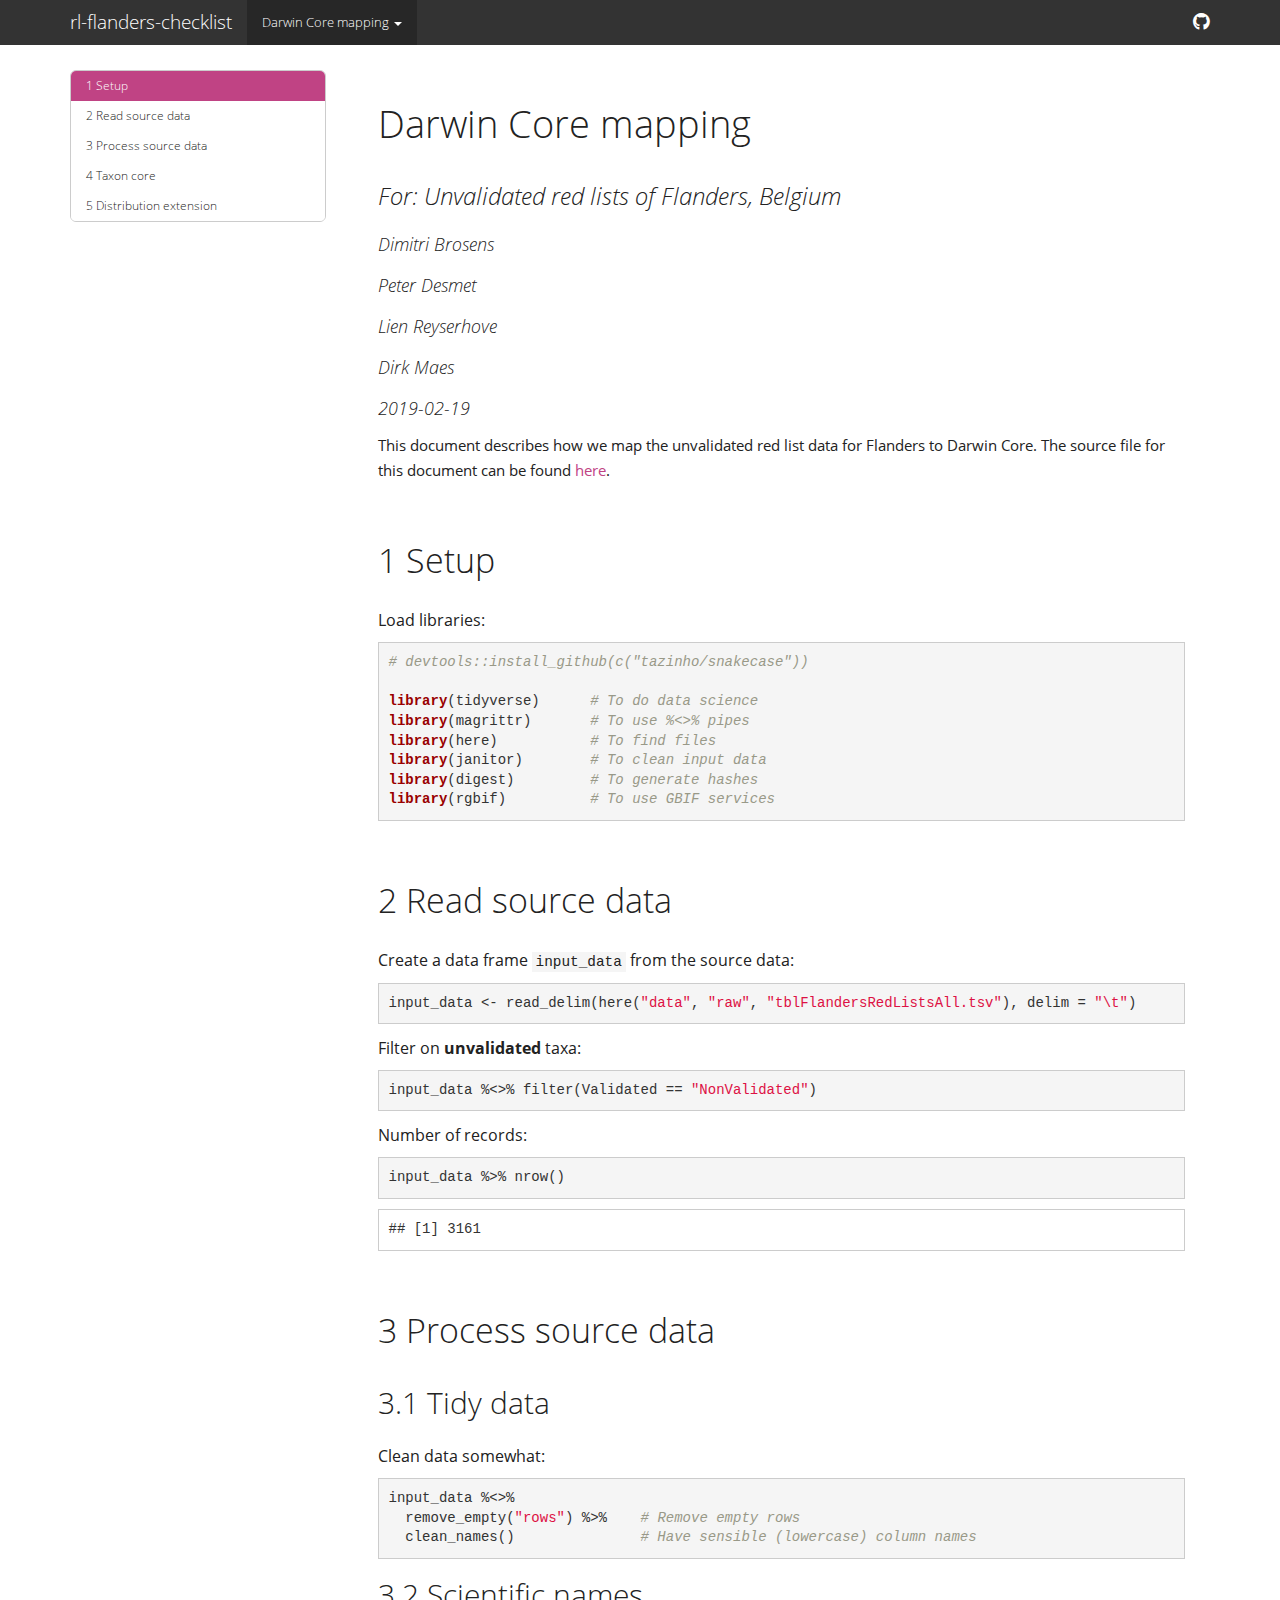
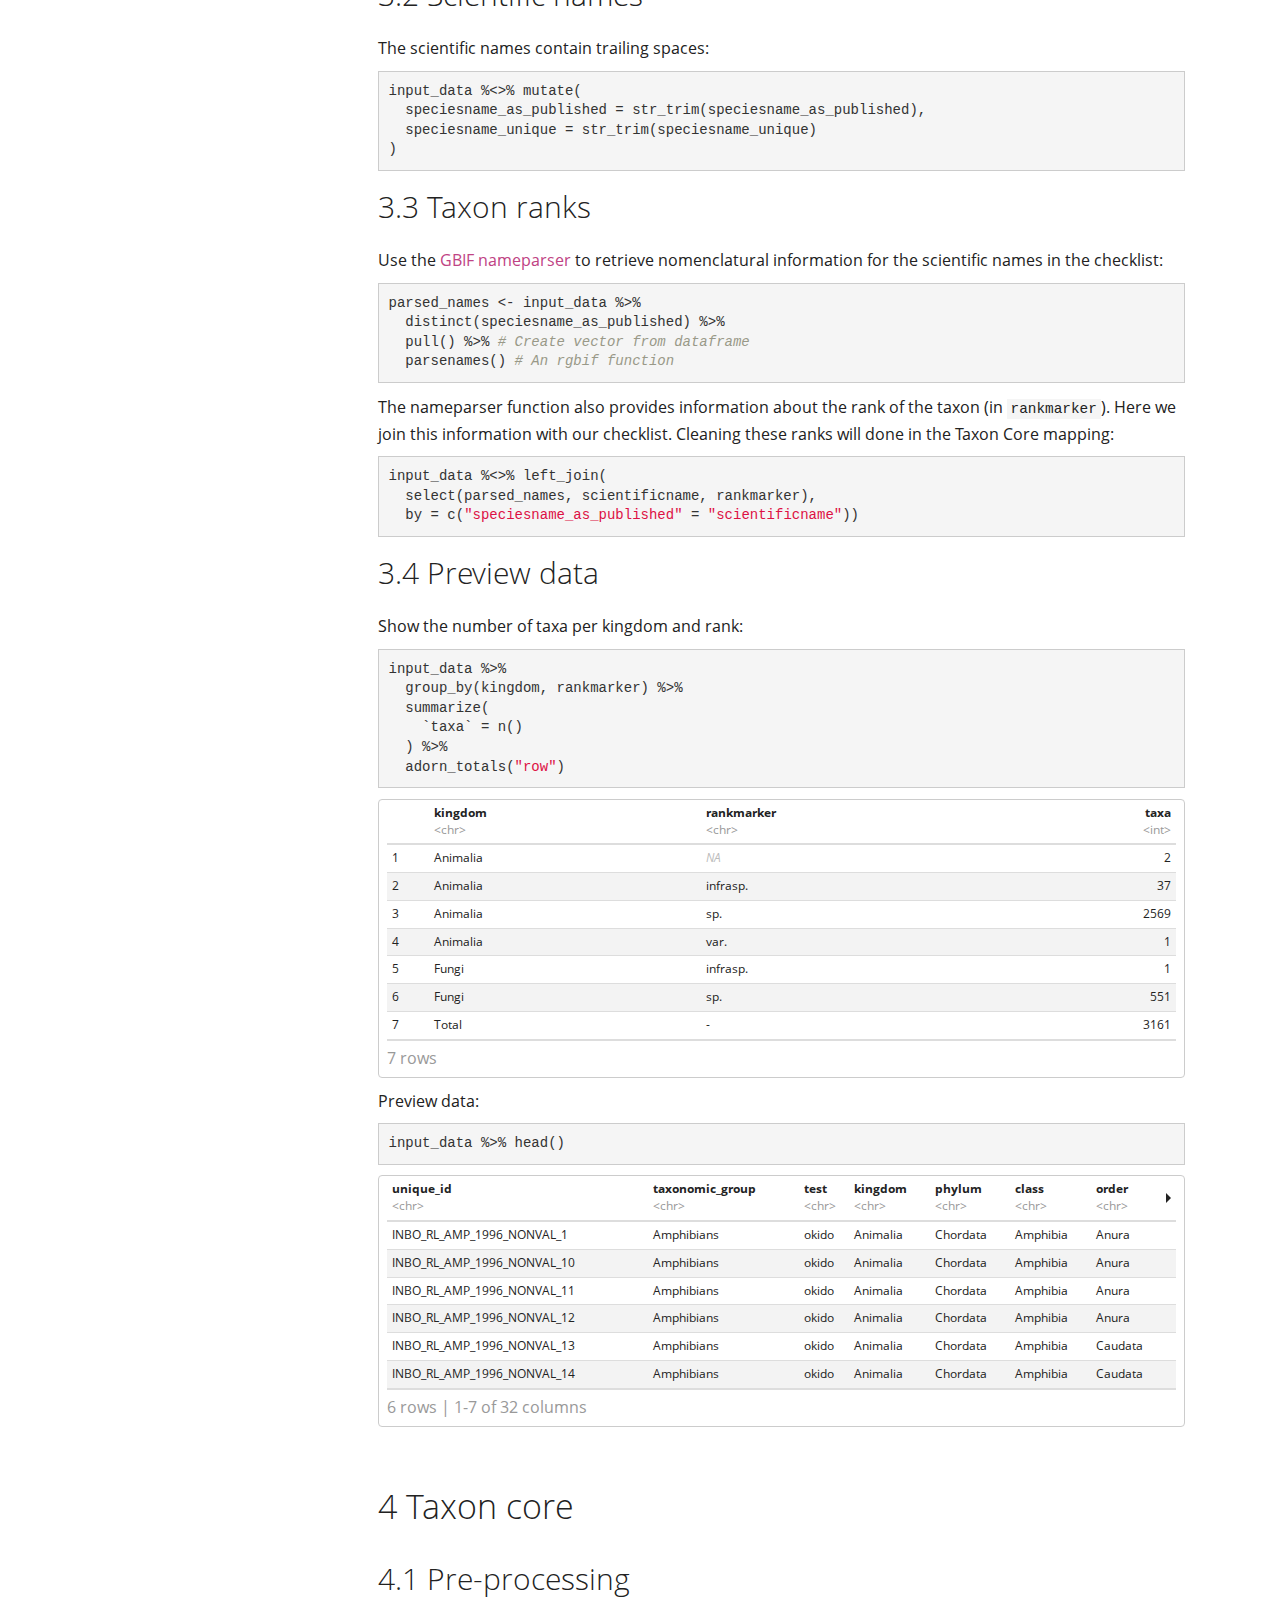
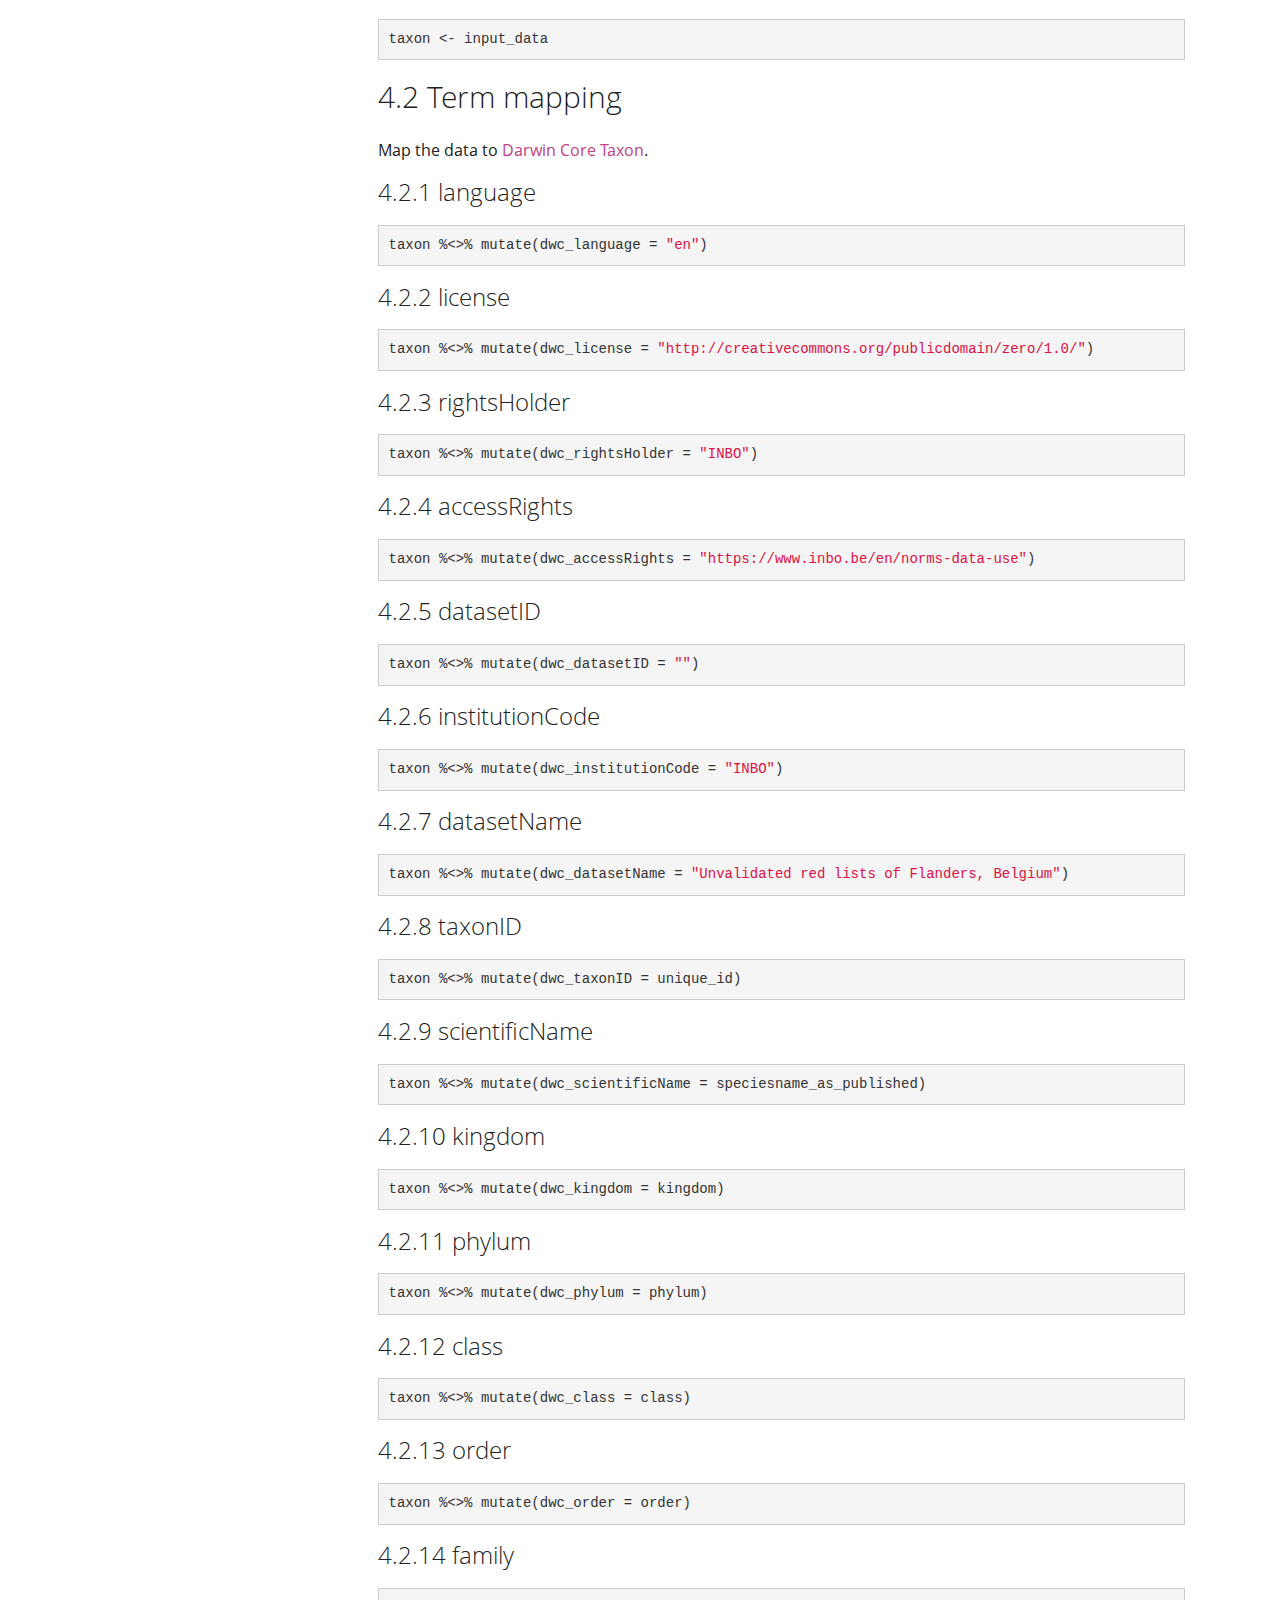
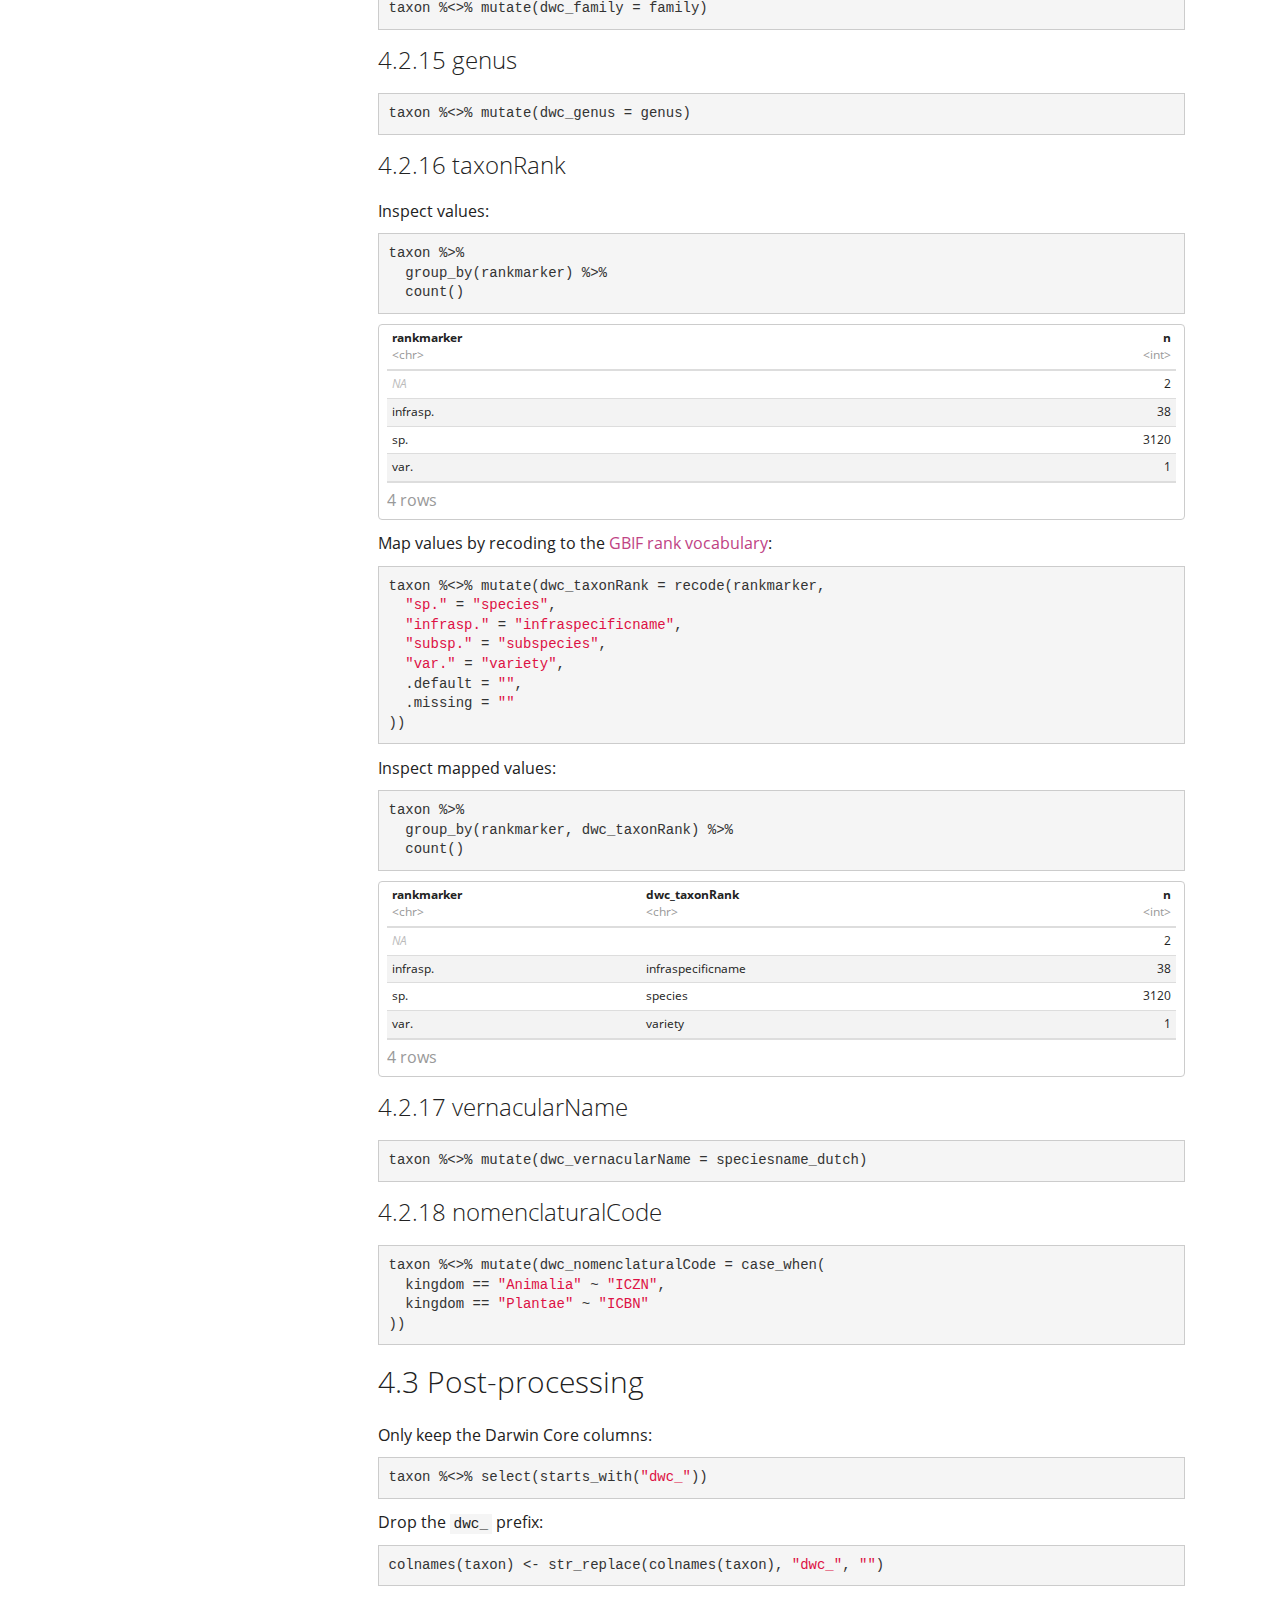
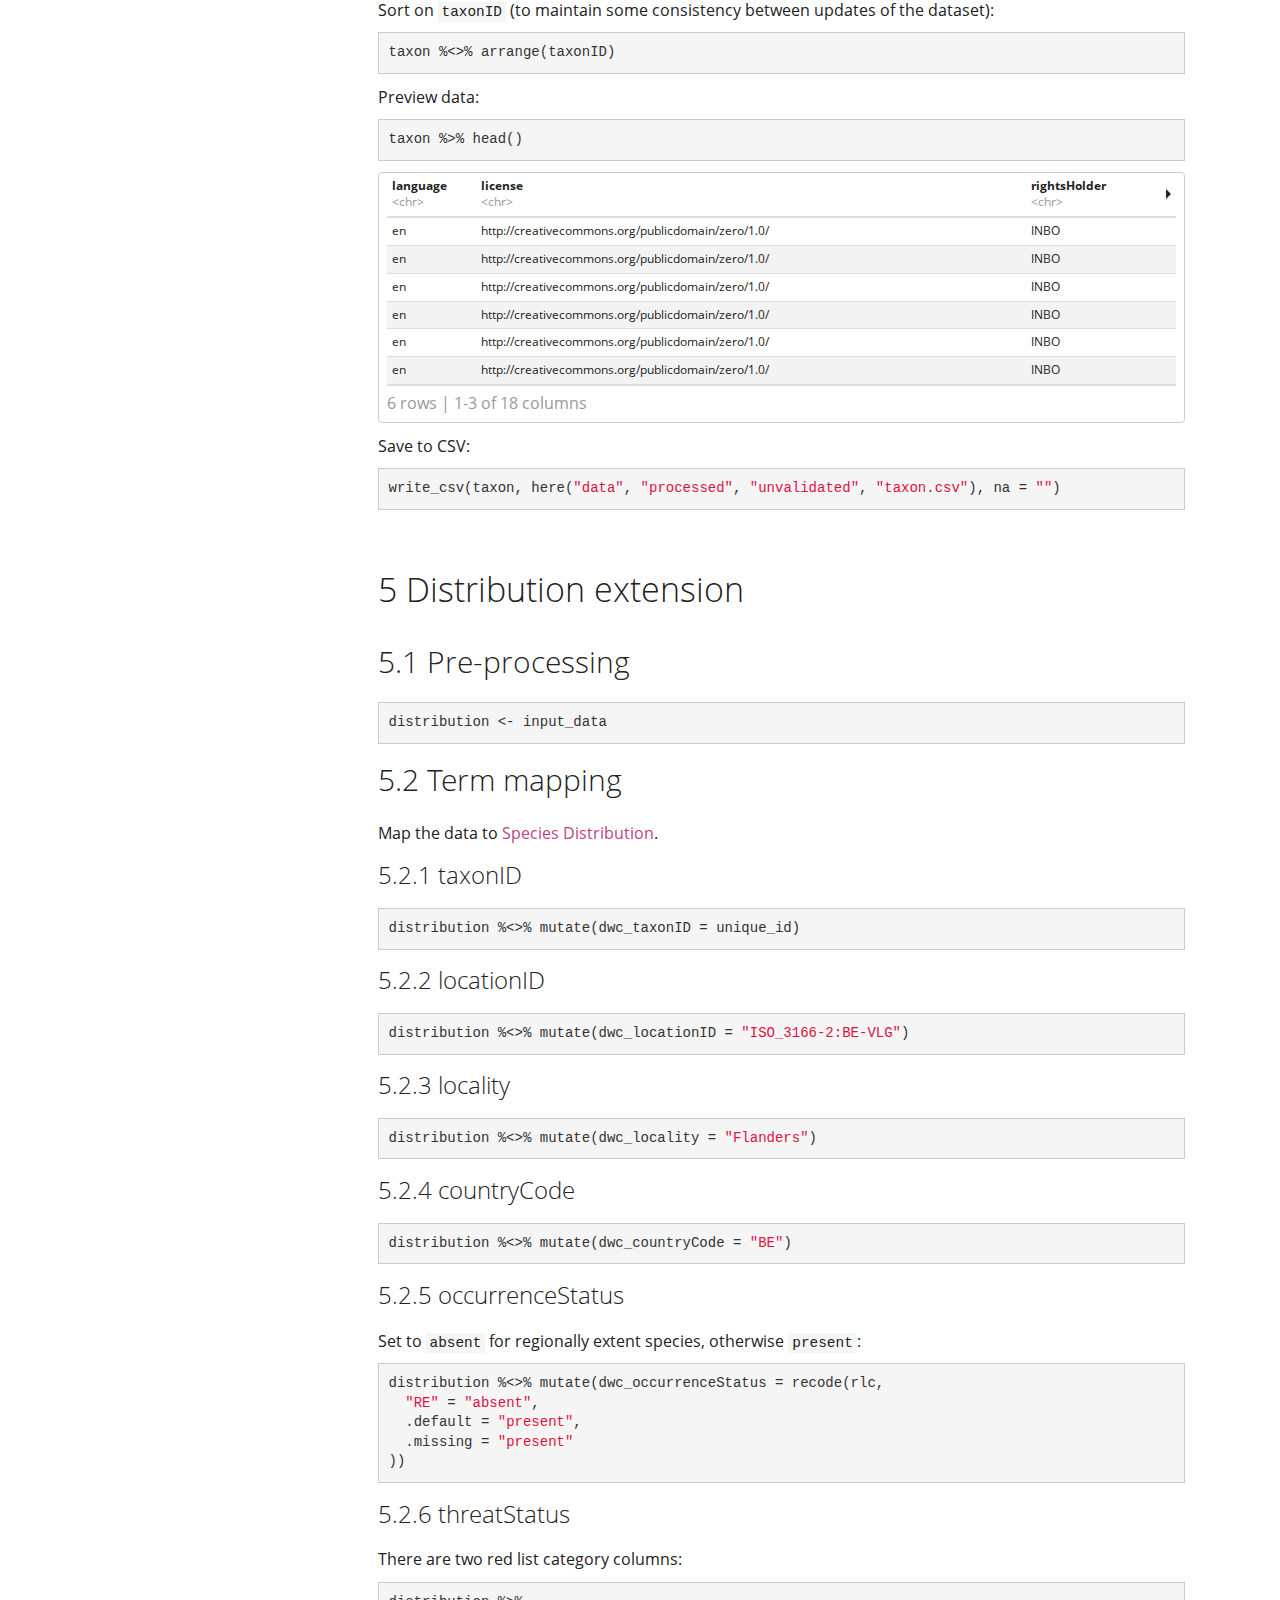
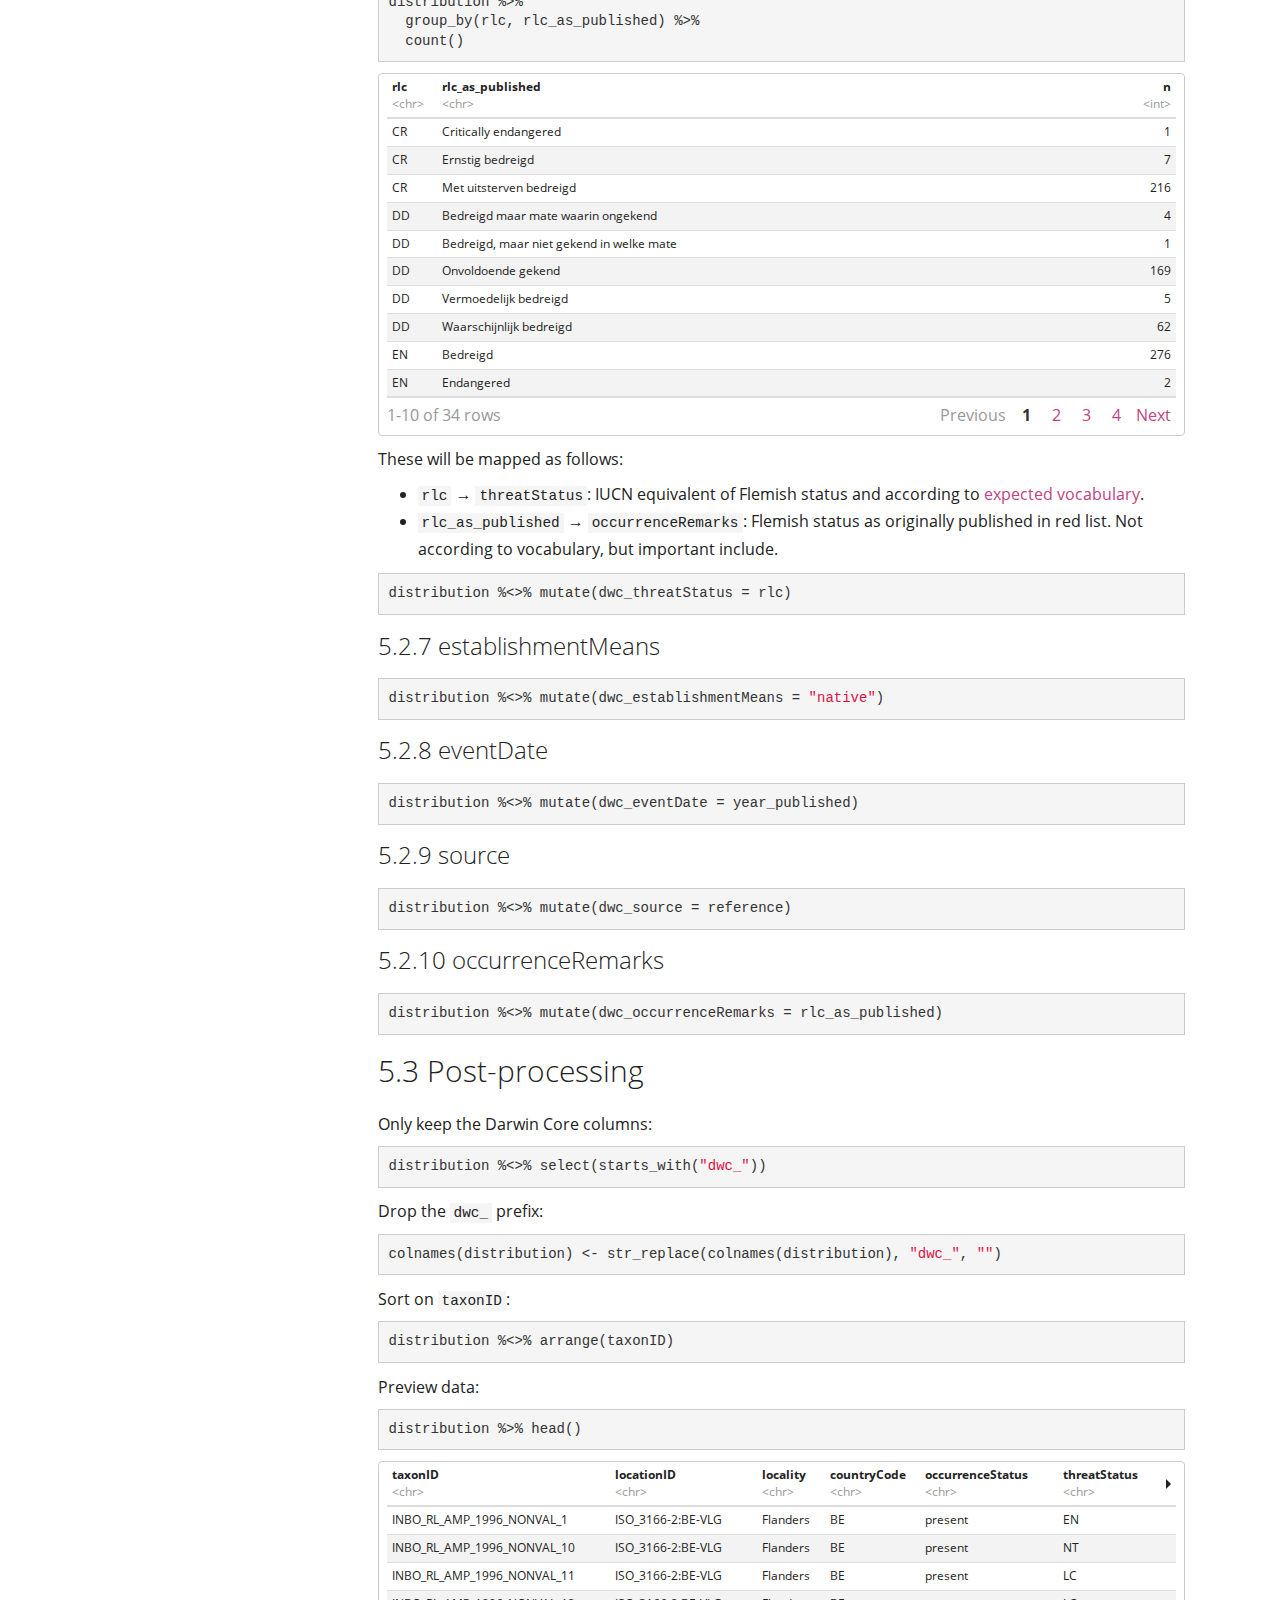
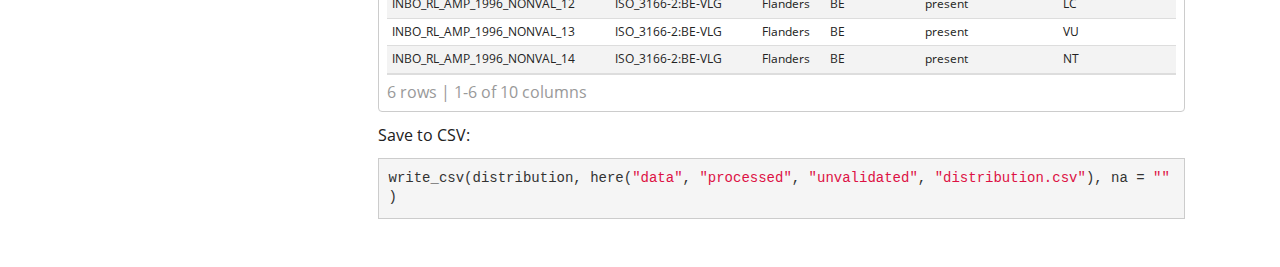
<file: docs/dwc_mapping_unvalidated.html>
<!DOCTYPE html>

<html xmlns="http://www.w3.org/1999/xhtml">

<head>

<meta charset="utf-8" />
<meta http-equiv="Content-Type" content="text/html; charset=utf-8" />
<meta name="generator" content="pandoc" />


<meta name="author" content="Dimitri Brosens" />
<meta name="author" content="Peter Desmet" />
<meta name="author" content="Lien Reyserhove" />
<meta name="author" content="Dirk Maes" />

<meta name="date" content="2019-02-19" />

<title>Darwin Core mapping</title>

<script src="site_libs/jquery-1.11.3/jquery.min.js"></script>
<meta name="viewport" content="width=device-width, initial-scale=1" />
<link href="site_libs/bootstrap-3.3.5/css/yeti.min.css" rel="stylesheet" />
<script src="site_libs/bootstrap-3.3.5/js/bootstrap.min.js"></script>
<script src="site_libs/bootstrap-3.3.5/shim/html5shiv.min.js"></script>
<script src="site_libs/bootstrap-3.3.5/shim/respond.min.js"></script>
<script src="site_libs/jqueryui-1.11.4/jquery-ui.min.js"></script>
<link href="site_libs/tocify-1.9.1/jquery.tocify.css" rel="stylesheet" />
<script src="site_libs/tocify-1.9.1/jquery.tocify.js"></script>
<script src="site_libs/navigation-1.1/tabsets.js"></script>
<link href="site_libs/highlightjs-9.12.0/default.css" rel="stylesheet" />
<script src="site_libs/highlightjs-9.12.0/highlight.js"></script>
<link href="site_libs/pagedtable-1.1/css/pagedtable.css" rel="stylesheet" />
<script src="site_libs/pagedtable-1.1/js/pagedtable.js"></script>
<link href="site_libs/font-awesome-5.1.0/css/all.css" rel="stylesheet" />
<link href="site_libs/font-awesome-5.1.0/css/v4-shims.css" rel="stylesheet" />

<style type="text/css">code{white-space: pre;}</style>
<style type="text/css">
  pre:not([class]) {
    background-color: white;
  }
</style>
<script type="text/javascript">
if (window.hljs) {
  hljs.configure({languages: []});
  hljs.initHighlightingOnLoad();
  if (document.readyState && document.readyState === "complete") {
    window.setTimeout(function() { hljs.initHighlighting(); }, 0);
  }
}
</script>



<style type="text/css">
h1 {
  font-size: 34px;
}
h1.title {
  font-size: 38px;
}
h2 {
  font-size: 30px;
}
h3 {
  font-size: 24px;
}
h4 {
  font-size: 18px;
}
h5 {
  font-size: 16px;
}
h6 {
  font-size: 12px;
}
.table th:not([align]) {
  text-align: left;
}
</style>

<link rel="stylesheet" href="static/css/custom.css" type="text/css" />

</head>

<body>

<style type = "text/css">
.main-container {
  max-width: 940px;
  margin-left: auto;
  margin-right: auto;
}
code {
  color: inherit;
  background-color: rgba(0, 0, 0, 0.04);
}
img {
  max-width:100%;
  height: auto;
}
.tabbed-pane {
  padding-top: 12px;
}
.html-widget {
  margin-bottom: 20px;
}
button.code-folding-btn:focus {
  outline: none;
}
summary {
  display: list-item;
}
</style>


<style type="text/css">
/* padding for bootstrap navbar */
body {
  padding-top: 45px;
  padding-bottom: 40px;
}
/* offset scroll position for anchor links (for fixed navbar)  */
.section h1 {
  padding-top: 50px;
  margin-top: -50px;
}
.section h2 {
  padding-top: 50px;
  margin-top: -50px;
}
.section h3 {
  padding-top: 50px;
  margin-top: -50px;
}
.section h4 {
  padding-top: 50px;
  margin-top: -50px;
}
.section h5 {
  padding-top: 50px;
  margin-top: -50px;
}
.section h6 {
  padding-top: 50px;
  margin-top: -50px;
}
.dropdown-submenu {
  position: relative;
}
.dropdown-submenu>.dropdown-menu {
  top: 0;
  left: 100%;
  margin-top: -6px;
  margin-left: -1px;
  border-radius: 0 6px 6px 6px;
}
.dropdown-submenu:hover>.dropdown-menu {
  display: block;
}
.dropdown-submenu>a:after {
  display: block;
  content: " ";
  float: right;
  width: 0;
  height: 0;
  border-color: transparent;
  border-style: solid;
  border-width: 5px 0 5px 5px;
  border-left-color: #cccccc;
  margin-top: 5px;
  margin-right: -10px;
}
.dropdown-submenu:hover>a:after {
  border-left-color: #ffffff;
}
.dropdown-submenu.pull-left {
  float: none;
}
.dropdown-submenu.pull-left>.dropdown-menu {
  left: -100%;
  margin-left: 10px;
  border-radius: 6px 0 6px 6px;
}
</style>

<script>
// manage active state of menu based on current page
$(document).ready(function () {
  // active menu anchor
  href = window.location.pathname
  href = href.substr(href.lastIndexOf('/') + 1)
  if (href === "")
    href = "index.html";
  var menuAnchor = $('a[href="' + href + '"]');

  // mark it active
  menuAnchor.parent().addClass('active');

  // if it's got a parent navbar menu mark it active as well
  menuAnchor.closest('li.dropdown').addClass('active');
});
</script>

<div class="container-fluid main-container">

<!-- tabsets -->

<style type="text/css">
.tabset-dropdown > .nav-tabs {
  display: inline-table;
  max-height: 500px;
  min-height: 44px;
  overflow-y: auto;
  background: white;
  border: 1px solid #ddd;
  border-radius: 4px;
}

.tabset-dropdown > .nav-tabs > li.active:before {
  content: "";
  font-family: 'Glyphicons Halflings';
  display: inline-block;
  padding: 10px;
  border-right: 1px solid #ddd;
}

.tabset-dropdown > .nav-tabs.nav-tabs-open > li.active:before {
  content: "&#xe258;";
  border: none;
}

.tabset-dropdown > .nav-tabs.nav-tabs-open:before {
  content: "";
  font-family: 'Glyphicons Halflings';
  display: inline-block;
  padding: 10px;
  border-right: 1px solid #ddd;
}

.tabset-dropdown > .nav-tabs > li.active {
  display: block;
}

.tabset-dropdown > .nav-tabs > li > a,
.tabset-dropdown > .nav-tabs > li > a:focus,
.tabset-dropdown > .nav-tabs > li > a:hover {
  border: none;
  display: inline-block;
  border-radius: 4px;
}

.tabset-dropdown > .nav-tabs.nav-tabs-open > li {
  display: block;
  float: none;
}

.tabset-dropdown > .nav-tabs > li {
  display: none;
}
</style>

<script>
$(document).ready(function () {
  window.buildTabsets("TOC");
});

$(document).ready(function () {
  $('.tabset-dropdown > .nav-tabs > li').click(function () {
    $(this).parent().toggleClass('nav-tabs-open')
  });
});
</script>

<!-- code folding -->



<script>
$(document).ready(function ()  {

    // move toc-ignore selectors from section div to header
    $('div.section.toc-ignore')
        .removeClass('toc-ignore')
        .children('h1,h2,h3,h4,h5').addClass('toc-ignore');

    // establish options
    var options = {
      selectors: "h1,h2,h3",
      theme: "bootstrap3",
      context: '.toc-content',
      hashGenerator: function (text) {
        return text.replace(/[.\\/?&!#<>]/g, '').replace(/\s/g, '_').toLowerCase();
      },
      ignoreSelector: ".toc-ignore",
      scrollTo: 0
    };
    options.showAndHide = true;
    options.smoothScroll = true;

    // tocify
    var toc = $("#TOC").tocify(options).data("toc-tocify");
});
</script>

<style type="text/css">

#TOC {
  margin: 25px 0px 20px 0px;
}
@media (max-width: 768px) {
#TOC {
  position: relative;
  width: 100%;
}
}


.toc-content {
  padding-left: 30px;
  padding-right: 40px;
}

div.main-container {
  max-width: 1200px;
}

div.tocify {
  width: 20%;
  max-width: 260px;
  max-height: 85%;
}

@media (min-width: 768px) and (max-width: 991px) {
  div.tocify {
    width: 25%;
  }
}

@media (max-width: 767px) {
  div.tocify {
    width: 100%;
    max-width: none;
  }
}

.tocify ul, .tocify li {
  line-height: 20px;
}

.tocify-subheader .tocify-item {
  font-size: 0.90em;
  padding-left: 25px;
  text-indent: 0;
}

.tocify .list-group-item {
  border-radius: 0px;
}


</style>

<!-- setup 3col/9col grid for toc_float and main content  -->
<div class="row-fluid">
<div class="col-xs-12 col-sm-4 col-md-3">
<div id="TOC" class="tocify">
</div>
</div>

<div class="toc-content col-xs-12 col-sm-8 col-md-9">




<div class="navbar navbar-default  navbar-fixed-top" role="navigation">
  <div class="container">
    <div class="navbar-header">
      <button type="button" class="navbar-toggle collapsed" data-toggle="collapse" data-target="#navbar">
        <span class="icon-bar"></span>
        <span class="icon-bar"></span>
        <span class="icon-bar"></span>
      </button>
      <a class="navbar-brand" href="index.html">rl-flanders-checklist</a>
    </div>
    <div id="navbar" class="navbar-collapse collapse">
      <ul class="nav navbar-nav">
        <li class="dropdown">
  <a href="#" class="dropdown-toggle" data-toggle="dropdown" role="button" aria-expanded="false">
    Darwin Core mapping
     
    <span class="caret"></span>
  </a>
  <ul class="dropdown-menu" role="menu">
    <li>
      <a href="dwc_mapping_validated.html">Validated red lists</a>
    </li>
    <li>
      <a href="dwc_mapping_unvalidated.html">Unvalidated red lists</a>
    </li>
  </ul>
</li>
      </ul>
      <ul class="nav navbar-nav navbar-right">
        <li>
  <a href="https://github.com/inbo/rl-flanders-checklist">
    <span class="fa fa-github fa-lg"></span>
     
  </a>
</li>
      </ul>
    </div><!--/.nav-collapse -->
  </div><!--/.container -->
</div><!--/.navbar -->

<div class="fluid-row" id="header">



<h1 class="title toc-ignore">Darwin Core mapping</h1>
<h3 class="subtitle"><em>For: Unvalidated red lists of Flanders, Belgium</em></h3>
<h4 class="author"><em>Dimitri Brosens</em></h4>
<h4 class="author"><em>Peter Desmet</em></h4>
<h4 class="author"><em>Lien Reyserhove</em></h4>
<h4 class="author"><em>Dirk Maes</em></h4>
<h4 class="date"><em>2019-02-19</em></h4>

</div>


<p>This document describes how we map the unvalidated red list data for Flanders to Darwin Core. The source file for this document can be found <a href="https://github.com/inbo/rl-flanders-checklist/blob/master/src/dwc_mapping_unvalidated.Rmd">here</a>.</p>
<div id="setup" class="section level1">
<h1><span class="header-section-number">1</span> Setup</h1>
<p>Load libraries:</p>
<pre class="r"><code># devtools::install_github(c(&quot;tazinho/snakecase&quot;))

library(tidyverse)      # To do data science
library(magrittr)       # To use %&lt;&gt;% pipes
library(here)           # To find files
library(janitor)        # To clean input data
library(digest)         # To generate hashes
library(rgbif)          # To use GBIF services</code></pre>
</div>
<div id="read-source-data" class="section level1">
<h1><span class="header-section-number">2</span> Read source data</h1>
<p>Create a data frame <code>input_data</code> from the source data:</p>
<pre class="r"><code>input_data &lt;- read_delim(here(&quot;data&quot;, &quot;raw&quot;, &quot;tblFlandersRedListsAll.tsv&quot;), delim = &quot;\t&quot;)</code></pre>
<p>Filter on <strong>unvalidated</strong> taxa:</p>
<pre class="r"><code>input_data %&lt;&gt;% filter(Validated == &quot;NonValidated&quot;)</code></pre>
<p>Number of records:</p>
<pre class="r"><code>input_data %&gt;% nrow()</code></pre>
<pre><code>## [1] 3161</code></pre>
</div>
<div id="process-source-data" class="section level1">
<h1><span class="header-section-number">3</span> Process source data</h1>
<div id="tidy-data" class="section level2">
<h2><span class="header-section-number">3.1</span> Tidy data</h2>
<p>Clean data somewhat:</p>
<pre class="r"><code>input_data %&lt;&gt;%
  remove_empty(&quot;rows&quot;) %&gt;%    # Remove empty rows
  clean_names()               # Have sensible (lowercase) column names</code></pre>
</div>
<div id="scientific-names" class="section level2">
<h2><span class="header-section-number">3.2</span> Scientific names</h2>
<p>The scientific names contain trailing spaces:</p>
<pre class="r"><code>input_data %&lt;&gt;% mutate(
  speciesname_as_published = str_trim(speciesname_as_published),
  speciesname_unique = str_trim(speciesname_unique)
)</code></pre>
</div>
<div id="taxon-ranks" class="section level2">
<h2><span class="header-section-number">3.3</span> Taxon ranks</h2>
<p>Use the <a href="https://www.gbif.org/tools/name-parser">GBIF nameparser</a> to retrieve nomenclatural information for the scientific names in the checklist:</p>
<pre class="r"><code>parsed_names &lt;- input_data %&gt;%
  distinct(speciesname_as_published) %&gt;%
  pull() %&gt;% # Create vector from dataframe
  parsenames() # An rgbif function</code></pre>
<p>The nameparser function also provides information about the rank of the taxon (in <code>rankmarker</code>). Here we join this information with our checklist. Cleaning these ranks will done in the Taxon Core mapping:</p>
<pre class="r"><code>input_data %&lt;&gt;% left_join(
  select(parsed_names, scientificname, rankmarker),
  by = c(&quot;speciesname_as_published&quot; = &quot;scientificname&quot;))</code></pre>
</div>
<div id="preview-data" class="section level2">
<h2><span class="header-section-number">3.4</span> Preview data</h2>
<p>Show the number of taxa per kingdom and rank:</p>
<pre class="r"><code>input_data %&gt;%
  group_by(kingdom, rankmarker) %&gt;%
  summarize(
    `taxa` = n()
  ) %&gt;%
  adorn_totals(&quot;row&quot;)</code></pre>
<div data-pagedtable="false">
<script data-pagedtable-source type="application/json">
{"columns":[{"label":[""],"name":["_rn_"],"type":[""],"align":["left"]},{"label":["kingdom"],"name":[1],"type":["chr"],"align":["left"]},{"label":["rankmarker"],"name":[2],"type":["chr"],"align":["left"]},{"label":["taxa"],"name":[3],"type":["int"],"align":["right"]}],"data":[{"1":"Animalia","2":"NA","3":"2","_rn_":"1"},{"1":"Animalia","2":"infrasp.","3":"37","_rn_":"2"},{"1":"Animalia","2":"sp.","3":"2569","_rn_":"3"},{"1":"Animalia","2":"var.","3":"1","_rn_":"4"},{"1":"Fungi","2":"infrasp.","3":"1","_rn_":"5"},{"1":"Fungi","2":"sp.","3":"551","_rn_":"6"},{"1":"Total","2":"-","3":"3161","_rn_":"7"}],"options":{"columns":{"min":{},"max":[10]},"rows":{"min":[10],"max":[10]},"pages":{}}}
  </script>
</div>
<p>Preview data:</p>
<pre class="r"><code>input_data %&gt;% head()</code></pre>
<div data-pagedtable="false">
<script data-pagedtable-source type="application/json">
{"columns":[{"label":["unique_id"],"name":[1],"type":["chr"],"align":["left"]},{"label":["taxonomic_group"],"name":[2],"type":["chr"],"align":["left"]},{"label":["test"],"name":[3],"type":["chr"],"align":["left"]},{"label":["kingdom"],"name":[4],"type":["chr"],"align":["left"]},{"label":["phylum"],"name":[5],"type":["chr"],"align":["left"]},{"label":["class"],"name":[6],"type":["chr"],"align":["left"]},{"label":["order"],"name":[7],"type":["chr"],"align":["left"]},{"label":["family"],"name":[8],"type":["chr"],"align":["left"]},{"label":["genus"],"name":[9],"type":["chr"],"align":["left"]},{"label":["species"],"name":[10],"type":["chr"],"align":["left"]},{"label":["speciesname_as_published"],"name":[11],"type":["chr"],"align":["left"]},{"label":["speciesname_unique"],"name":[12],"type":["chr"],"align":["left"]},{"label":["speciesname_dutch"],"name":[13],"type":["chr"],"align":["left"]},{"label":["iucn_criteria"],"name":[14],"type":["chr"],"align":["left"]},{"label":["rlc_as_published"],"name":[15],"type":["chr"],"align":["left"]},{"label":["rlc"],"name":[16],"type":["chr"],"align":["left"]},{"label":["rlc_europe"],"name":[17],"type":["chr"],"align":["left"]},{"label":["criteria"],"name":[18],"type":["chr"],"align":["left"]},{"label":["validated"],"name":[19],"type":["chr"],"align":["left"]},{"label":["approved_by_minister"],"name":[20],"type":["chr"],"align":["left"]},{"label":["most_recent"],"name":[21],"type":["chr"],"align":["left"]},{"label":["year_published"],"name":[22],"type":["dbl"],"align":["right"]},{"label":["biome"],"name":[23],"type":["chr"],"align":["left"]},{"label":["biotope1"],"name":[24],"type":["chr"],"align":["left"]},{"label":["biotope2"],"name":[25],"type":["chr"],"align":["left"]},{"label":["cuddliness"],"name":[26],"type":["chr"],"align":["left"]},{"label":["lifespan"],"name":[27],"type":["chr"],"align":["left"]},{"label":["mobility"],"name":[28],"type":["chr"],"align":["left"]},{"label":["nutrient_level"],"name":[29],"type":["chr"],"align":["left"]},{"label":["spine"],"name":[30],"type":["chr"],"align":["left"]},{"label":["reference"],"name":[31],"type":["chr"],"align":["left"]},{"label":["rankmarker"],"name":[32],"type":["chr"],"align":["left"]}],"data":[{"1":"INBO_RL_AMP_1996_NONVAL_1","2":"Amphibians","3":"okido","4":"Animalia","5":"Chordata","6":"Amphibia","7":"Anura","8":"Alytidae","9":"Alytes","10":"obstetricans","11":"Alytes obstetricans","12":"Alytes obstetricans","13":"Vroedmeesterpad","14":"NA","15":"Bedreigd","16":"EN","17":"LC","18":"Local","19":"NonValidated","20":"NotApprovedByMinister","21":"No","22":"1996","23":"Aquatic","24":"StandingWaters","25":"NA","26":"NonCuddly","27":"Longlived","28":"Sedentary","29":"Mesotrophic","30":"Vertebrate","31":"BauwensClaus_1996","32":"sp."},{"1":"INBO_RL_AMP_1996_NONVAL_10","2":"Amphibians","3":"okido","4":"Animalia","5":"Chordata","6":"Amphibia","7":"Anura","8":"Ranidae","9":"Rana","10":"arvalis","11":"Rana arvalis","12":"Rana arvalis","13":"Heikikker","14":"NA","15":"Zeldzaam","16":"NT","17":"LC","18":"Local","19":"NonValidated","20":"NotApprovedByMinister","21":"No","22":"1996","23":"Aquatic","24":"Heathlands","25":"NA","26":"NonCuddly","27":"Longlived","28":"Sedentary","29":"Oligotrophic","30":"Vertebrate","31":"BauwensClaus_1996","32":"sp."},{"1":"INBO_RL_AMP_1996_NONVAL_11","2":"Amphibians","3":"okido","4":"Animalia","5":"Chordata","6":"Amphibia","7":"Anura","8":"Ranidae","9":"Rana","10":"esculenta synklepton","11":"Rana esculenta synklepton","12":"Rana esculenta synklepton","13":"Groene kikker","14":"NA","15":"Momenteel niet bedreigd","16":"LC","17":"LC","18":"Local","19":"NonValidated","20":"NotApprovedByMinister","21":"No","22":"1996","23":"Aquatic","24":"Eurytopic","25":"NA","26":"NonCuddly","27":"Longlived","28":"Sedentary","29":"Eutrophic","30":"Vertebrate","31":"BauwensClaus_1996","32":"infrasp."},{"1":"INBO_RL_AMP_1996_NONVAL_12","2":"Amphibians","3":"okido","4":"Animalia","5":"Chordata","6":"Amphibia","7":"Anura","8":"Ranidae","9":"Rana","10":"temporaria","11":"Rana temporaria","12":"Rana temporaria","13":"Bruine kikker","14":"NA","15":"Momenteel niet bedreigd","16":"LC","17":"LC","18":"Local","19":"NonValidated","20":"NotApprovedByMinister","21":"No","22":"1996","23":"Aquatic","24":"Eurytopic","25":"NA","26":"NonCuddly","27":"Longlived","28":"Sedentary","29":"Eutrophic","30":"Vertebrate","31":"BauwensClaus_1996","32":"sp."},{"1":"INBO_RL_AMP_1996_NONVAL_13","2":"Amphibians","3":"okido","4":"Animalia","5":"Chordata","6":"Amphibia","7":"Caudata","8":"Salamandridae","9":"Salamandra","10":"salamandra","11":"Salamandra salamandra","12":"Salamandra salamandra","13":"Vuursalamander","14":"NA","15":"Kwetsbaar","16":"VU","17":"LC","18":"Local","19":"NonValidated","20":"NotApprovedByMinister","21":"No","22":"1996","23":"Aquatic","24":"Woodlands","25":"NA","26":"NonCuddly","27":"Longlived","28":"Sedentary","29":"Mesotrophic","30":"Vertebrate","31":"BauwensClaus_1996","32":"sp."},{"1":"INBO_RL_AMP_1996_NONVAL_14","2":"Amphibians","3":"okido","4":"Animalia","5":"Chordata","6":"Amphibia","7":"Caudata","8":"Salamandridae","9":"Triturus","10":"cristatus","11":"Triturus cristatus","12":"Triturus cristatus","13":"Kamsalamander","14":"NA","15":"Zeldzaam","16":"NT","17":"LC","18":"Local","19":"NonValidated","20":"NotApprovedByMinister","21":"No","22":"1996","23":"Aquatic","24":"StandingWaters","25":"NA","26":"NonCuddly","27":"Longlived","28":"Sedentary","29":"Mesotrophic","30":"Vertebrate","31":"BauwensClaus_1996","32":"sp."}],"options":{"columns":{"min":{},"max":[10]},"rows":{"min":[10],"max":[10]},"pages":{}}}
  </script>
</div>
</div>
</div>
<div id="taxon-core" class="section level1">
<h1><span class="header-section-number">4</span> Taxon core</h1>
<div id="pre-processing" class="section level2">
<h2><span class="header-section-number">4.1</span> Pre-processing</h2>
<pre class="r"><code>taxon &lt;- input_data</code></pre>
</div>
<div id="term-mapping" class="section level2">
<h2><span class="header-section-number">4.2</span> Term mapping</h2>
<p>Map the data to <a href="http://rs.gbif.org/core/dwc_taxon_2015-04-24.xml">Darwin Core Taxon</a>.</p>
<div id="language" class="section level3">
<h3><span class="header-section-number">4.2.1</span> language</h3>
<pre class="r"><code>taxon %&lt;&gt;% mutate(dwc_language = &quot;en&quot;)</code></pre>
</div>
<div id="license" class="section level3">
<h3><span class="header-section-number">4.2.2</span> license</h3>
<pre class="r"><code>taxon %&lt;&gt;% mutate(dwc_license = &quot;http://creativecommons.org/publicdomain/zero/1.0/&quot;)</code></pre>
</div>
<div id="rightsholder" class="section level3">
<h3><span class="header-section-number">4.2.3</span> rightsHolder</h3>
<pre class="r"><code>taxon %&lt;&gt;% mutate(dwc_rightsHolder = &quot;INBO&quot;)</code></pre>
</div>
<div id="accessrights" class="section level3">
<h3><span class="header-section-number">4.2.4</span> accessRights</h3>
<pre class="r"><code>taxon %&lt;&gt;% mutate(dwc_accessRights = &quot;https://www.inbo.be/en/norms-data-use&quot;)</code></pre>
</div>
<div id="datasetid" class="section level3">
<h3><span class="header-section-number">4.2.5</span> datasetID</h3>
<pre class="r"><code>taxon %&lt;&gt;% mutate(dwc_datasetID = &quot;&quot;)</code></pre>
</div>
<div id="institutioncode" class="section level3">
<h3><span class="header-section-number">4.2.6</span> institutionCode</h3>
<pre class="r"><code>taxon %&lt;&gt;% mutate(dwc_institutionCode = &quot;INBO&quot;)</code></pre>
</div>
<div id="datasetname" class="section level3">
<h3><span class="header-section-number">4.2.7</span> datasetName</h3>
<pre class="r"><code>taxon %&lt;&gt;% mutate(dwc_datasetName = &quot;Unvalidated red lists of Flanders, Belgium&quot;)</code></pre>
</div>
<div id="taxonid" class="section level3">
<h3><span class="header-section-number">4.2.8</span> taxonID</h3>
<pre class="r"><code>taxon %&lt;&gt;% mutate(dwc_taxonID = unique_id)</code></pre>
</div>
<div id="scientificname" class="section level3">
<h3><span class="header-section-number">4.2.9</span> scientificName</h3>
<pre class="r"><code>taxon %&lt;&gt;% mutate(dwc_scientificName = speciesname_as_published)</code></pre>
</div>
<div id="kingdom" class="section level3">
<h3><span class="header-section-number">4.2.10</span> kingdom</h3>
<pre class="r"><code>taxon %&lt;&gt;% mutate(dwc_kingdom = kingdom)</code></pre>
</div>
<div id="phylum" class="section level3">
<h3><span class="header-section-number">4.2.11</span> phylum</h3>
<pre class="r"><code>taxon %&lt;&gt;% mutate(dwc_phylum = phylum)</code></pre>
</div>
<div id="class" class="section level3">
<h3><span class="header-section-number">4.2.12</span> class</h3>
<pre class="r"><code>taxon %&lt;&gt;% mutate(dwc_class = class)</code></pre>
</div>
<div id="order" class="section level3">
<h3><span class="header-section-number">4.2.13</span> order</h3>
<pre class="r"><code>taxon %&lt;&gt;% mutate(dwc_order = order)</code></pre>
</div>
<div id="family" class="section level3">
<h3><span class="header-section-number">4.2.14</span> family</h3>
<pre class="r"><code>taxon %&lt;&gt;% mutate(dwc_family = family)</code></pre>
</div>
<div id="genus" class="section level3">
<h3><span class="header-section-number">4.2.15</span> genus</h3>
<pre class="r"><code>taxon %&lt;&gt;% mutate(dwc_genus = genus)</code></pre>
</div>
<div id="taxonrank" class="section level3">
<h3><span class="header-section-number">4.2.16</span> taxonRank</h3>
<p>Inspect values:</p>
<pre class="r"><code>taxon %&gt;%
  group_by(rankmarker) %&gt;%
  count()</code></pre>
<div data-pagedtable="false">
<script data-pagedtable-source type="application/json">
{"columns":[{"label":["rankmarker"],"name":[1],"type":["chr"],"align":["left"]},{"label":["n"],"name":[2],"type":["int"],"align":["right"]}],"data":[{"1":"NA","2":"2"},{"1":"infrasp.","2":"38"},{"1":"sp.","2":"3120"},{"1":"var.","2":"1"}],"options":{"columns":{"min":{},"max":[10]},"rows":{"min":[10],"max":[10]},"pages":{}}}
  </script>
</div>
<p>Map values by recoding to the <a href="http://rs.gbif.org/vocabulary/gbif/rank_2015-04-24.xml">GBIF rank vocabulary</a>:</p>
<pre class="r"><code>taxon %&lt;&gt;% mutate(dwc_taxonRank = recode(rankmarker,
  &quot;sp.&quot; = &quot;species&quot;,
  &quot;infrasp.&quot; = &quot;infraspecificname&quot;,
  &quot;subsp.&quot; = &quot;subspecies&quot;,
  &quot;var.&quot; = &quot;variety&quot;,
  .default = &quot;&quot;,
  .missing = &quot;&quot;
))</code></pre>
<p>Inspect mapped values:</p>
<pre class="r"><code>taxon %&gt;%
  group_by(rankmarker, dwc_taxonRank) %&gt;%
  count()</code></pre>
<div data-pagedtable="false">
<script data-pagedtable-source type="application/json">
{"columns":[{"label":["rankmarker"],"name":[1],"type":["chr"],"align":["left"]},{"label":["dwc_taxonRank"],"name":[2],"type":["chr"],"align":["left"]},{"label":["n"],"name":[3],"type":["int"],"align":["right"]}],"data":[{"1":"NA","2":"","3":"2"},{"1":"infrasp.","2":"infraspecificname","3":"38"},{"1":"sp.","2":"species","3":"3120"},{"1":"var.","2":"variety","3":"1"}],"options":{"columns":{"min":{},"max":[10]},"rows":{"min":[10],"max":[10]},"pages":{}}}
  </script>
</div>
</div>
<div id="vernacularname" class="section level3">
<h3><span class="header-section-number">4.2.17</span> vernacularName</h3>
<pre class="r"><code>taxon %&lt;&gt;% mutate(dwc_vernacularName = speciesname_dutch)</code></pre>
</div>
<div id="nomenclaturalcode" class="section level3">
<h3><span class="header-section-number">4.2.18</span> nomenclaturalCode</h3>
<pre class="r"><code>taxon %&lt;&gt;% mutate(dwc_nomenclaturalCode = case_when(
  kingdom == &quot;Animalia&quot; ~ &quot;ICZN&quot;,
  kingdom == &quot;Plantae&quot; ~ &quot;ICBN&quot;
))</code></pre>
</div>
</div>
<div id="post-processing" class="section level2">
<h2><span class="header-section-number">4.3</span> Post-processing</h2>
<p>Only keep the Darwin Core columns:</p>
<pre class="r"><code>taxon %&lt;&gt;% select(starts_with(&quot;dwc_&quot;))</code></pre>
<p>Drop the <code>dwc_</code> prefix:</p>
<pre class="r"><code>colnames(taxon) &lt;- str_replace(colnames(taxon), &quot;dwc_&quot;, &quot;&quot;)</code></pre>
<p>Sort on <code>taxonID</code> (to maintain some consistency between updates of the dataset):</p>
<pre class="r"><code>taxon %&lt;&gt;% arrange(taxonID)</code></pre>
<p>Preview data:</p>
<pre class="r"><code>taxon %&gt;% head()</code></pre>
<div data-pagedtable="false">
<script data-pagedtable-source type="application/json">
{"columns":[{"label":["language"],"name":[1],"type":["chr"],"align":["left"]},{"label":["license"],"name":[2],"type":["chr"],"align":["left"]},{"label":["rightsHolder"],"name":[3],"type":["chr"],"align":["left"]},{"label":["accessRights"],"name":[4],"type":["chr"],"align":["left"]},{"label":["datasetID"],"name":[5],"type":["chr"],"align":["left"]},{"label":["institutionCode"],"name":[6],"type":["chr"],"align":["left"]},{"label":["datasetName"],"name":[7],"type":["chr"],"align":["left"]},{"label":["taxonID"],"name":[8],"type":["chr"],"align":["left"]},{"label":["scientificName"],"name":[9],"type":["chr"],"align":["left"]},{"label":["kingdom"],"name":[10],"type":["chr"],"align":["left"]},{"label":["phylum"],"name":[11],"type":["chr"],"align":["left"]},{"label":["class"],"name":[12],"type":["chr"],"align":["left"]},{"label":["order"],"name":[13],"type":["chr"],"align":["left"]},{"label":["family"],"name":[14],"type":["chr"],"align":["left"]},{"label":["genus"],"name":[15],"type":["chr"],"align":["left"]},{"label":["taxonRank"],"name":[16],"type":["chr"],"align":["left"]},{"label":["vernacularName"],"name":[17],"type":["chr"],"align":["left"]},{"label":["nomenclaturalCode"],"name":[18],"type":["chr"],"align":["left"]}],"data":[{"1":"en","2":"http://creativecommons.org/publicdomain/zero/1.0/","3":"INBO","4":"https://www.inbo.be/en/norms-data-use","5":"","6":"INBO","7":"Unvalidated red lists of Flanders, Belgium","8":"INBO_RL_AMP_1996_NONVAL_1","9":"Alytes obstetricans","10":"Animalia","11":"Chordata","12":"Amphibia","13":"Anura","14":"Alytidae","15":"Alytes","16":"species","17":"Vroedmeesterpad","18":"ICZN"},{"1":"en","2":"http://creativecommons.org/publicdomain/zero/1.0/","3":"INBO","4":"https://www.inbo.be/en/norms-data-use","5":"","6":"INBO","7":"Unvalidated red lists of Flanders, Belgium","8":"INBO_RL_AMP_1996_NONVAL_10","9":"Rana arvalis","10":"Animalia","11":"Chordata","12":"Amphibia","13":"Anura","14":"Ranidae","15":"Rana","16":"species","17":"Heikikker","18":"ICZN"},{"1":"en","2":"http://creativecommons.org/publicdomain/zero/1.0/","3":"INBO","4":"https://www.inbo.be/en/norms-data-use","5":"","6":"INBO","7":"Unvalidated red lists of Flanders, Belgium","8":"INBO_RL_AMP_1996_NONVAL_11","9":"Rana esculenta synklepton","10":"Animalia","11":"Chordata","12":"Amphibia","13":"Anura","14":"Ranidae","15":"Rana","16":"infraspecificname","17":"Groene kikker","18":"ICZN"},{"1":"en","2":"http://creativecommons.org/publicdomain/zero/1.0/","3":"INBO","4":"https://www.inbo.be/en/norms-data-use","5":"","6":"INBO","7":"Unvalidated red lists of Flanders, Belgium","8":"INBO_RL_AMP_1996_NONVAL_12","9":"Rana temporaria","10":"Animalia","11":"Chordata","12":"Amphibia","13":"Anura","14":"Ranidae","15":"Rana","16":"species","17":"Bruine kikker","18":"ICZN"},{"1":"en","2":"http://creativecommons.org/publicdomain/zero/1.0/","3":"INBO","4":"https://www.inbo.be/en/norms-data-use","5":"","6":"INBO","7":"Unvalidated red lists of Flanders, Belgium","8":"INBO_RL_AMP_1996_NONVAL_13","9":"Salamandra salamandra","10":"Animalia","11":"Chordata","12":"Amphibia","13":"Caudata","14":"Salamandridae","15":"Salamandra","16":"species","17":"Vuursalamander","18":"ICZN"},{"1":"en","2":"http://creativecommons.org/publicdomain/zero/1.0/","3":"INBO","4":"https://www.inbo.be/en/norms-data-use","5":"","6":"INBO","7":"Unvalidated red lists of Flanders, Belgium","8":"INBO_RL_AMP_1996_NONVAL_14","9":"Triturus cristatus","10":"Animalia","11":"Chordata","12":"Amphibia","13":"Caudata","14":"Salamandridae","15":"Triturus","16":"species","17":"Kamsalamander","18":"ICZN"}],"options":{"columns":{"min":{},"max":[10]},"rows":{"min":[10],"max":[10]},"pages":{}}}
  </script>
</div>
<p>Save to CSV:</p>
<pre class="r"><code>write_csv(taxon, here(&quot;data&quot;, &quot;processed&quot;, &quot;unvalidated&quot;, &quot;taxon.csv&quot;), na = &quot;&quot;)</code></pre>
</div>
</div>
<div id="distribution-extension" class="section level1">
<h1><span class="header-section-number">5</span> Distribution extension</h1>
<div id="pre-processing-1" class="section level2">
<h2><span class="header-section-number">5.1</span> Pre-processing</h2>
<pre class="r"><code>distribution &lt;- input_data</code></pre>
</div>
<div id="term-mapping-1" class="section level2">
<h2><span class="header-section-number">5.2</span> Term mapping</h2>
<p>Map the data to <a href="http://rs.gbif.org/extension/gbif/1.0/distribution.xml">Species Distribution</a>.</p>
<div id="taxonid-1" class="section level3">
<h3><span class="header-section-number">5.2.1</span> taxonID</h3>
<pre class="r"><code>distribution %&lt;&gt;% mutate(dwc_taxonID = unique_id)</code></pre>
</div>
<div id="locationid" class="section level3">
<h3><span class="header-section-number">5.2.2</span> locationID</h3>
<pre class="r"><code>distribution %&lt;&gt;% mutate(dwc_locationID = &quot;ISO_3166-2:BE-VLG&quot;)</code></pre>
</div>
<div id="locality" class="section level3">
<h3><span class="header-section-number">5.2.3</span> locality</h3>
<pre class="r"><code>distribution %&lt;&gt;% mutate(dwc_locality = &quot;Flanders&quot;)</code></pre>
</div>
<div id="countrycode" class="section level3">
<h3><span class="header-section-number">5.2.4</span> countryCode</h3>
<pre class="r"><code>distribution %&lt;&gt;% mutate(dwc_countryCode = &quot;BE&quot;)</code></pre>
</div>
<div id="occurrencestatus" class="section level3">
<h3><span class="header-section-number">5.2.5</span> occurrenceStatus</h3>
<p>Set to <code>absent</code> for regionally extent species, otherwise <code>present</code>:</p>
<pre class="r"><code>distribution %&lt;&gt;% mutate(dwc_occurrenceStatus = recode(rlc, 
  &quot;RE&quot; = &quot;absent&quot;,
  .default = &quot;present&quot;,
  .missing = &quot;present&quot;
))</code></pre>
</div>
<div id="threatstatus" class="section level3">
<h3><span class="header-section-number">5.2.6</span> threatStatus</h3>
<p>There are two red list category columns:</p>
<pre class="r"><code>distribution %&gt;%
  group_by(rlc, rlc_as_published) %&gt;%
  count()</code></pre>
<div data-pagedtable="false">
<script data-pagedtable-source type="application/json">
{"columns":[{"label":["rlc"],"name":[1],"type":["chr"],"align":["left"]},{"label":["rlc_as_published"],"name":[2],"type":["chr"],"align":["left"]},{"label":["n"],"name":[3],"type":["int"],"align":["right"]}],"data":[{"1":"CR","2":"Critically endangered","3":"1"},{"1":"CR","2":"Ernstig bedreigd","3":"7"},{"1":"CR","2":"Met uitsterven bedreigd","3":"216"},{"1":"DD","2":"Bedreigd maar mate waarin ongekend","3":"4"},{"1":"DD","2":"Bedreigd, maar niet gekend in welke mate","3":"1"},{"1":"DD","2":"Onvoldoende gekend","3":"169"},{"1":"DD","2":"Vermoedelijk bedreigd","3":"5"},{"1":"DD","2":"Waarschijnlijk bedreigd","3":"62"},{"1":"EN","2":"Bedreigd","3":"276"},{"1":"EN","2":"Endangered","3":"2"},{"1":"EN","2":"Sterk bedreigd","3":"27"},{"1":"LC","2":"Least concern","3":"30"},{"1":"LC","2":"Momenteel niet bedreigd","3":"1059"},{"1":"LC","2":"Momenteel niet in gevaar","3":"32"},{"1":"LC","2":"Niet bedreigd","3":"33"},{"1":"NE","2":"Niet geëvalueerd","3":"21"},{"1":"NE","2":"Not assessed","3":"4"},{"1":"NT","2":"Achteruitgaand","3":"63"},{"1":"NT","2":"Bijna in gevaar","3":"10"},{"1":"NT","2":"Geografisch beperkt","3":"2"},{"1":"NT","2":"Near threatened","3":"1"},{"1":"NT","2":"Vatbaar voor bedreiging","3":"18"},{"1":"NT","2":"Zeldzaam","3":"422"},{"1":"NT","2":"Zeldzaam (vrij zeldzaam)","3":"33"},{"1":"NT","2":"Zeldzaam (zeer zeldzaam)","3":"24"},{"1":"NT","2":"Zeldzaam (zeldzaam)","3":"29"},{"1":"RE","2":"Regionaal uitgestorven","3":"21"},{"1":"RE","2":"Regionally extinct","3":"5"},{"1":"RE","2":"Uitgestorven","3":"45"},{"1":"RE","2":"Uitgestorven in Vlaanderen","3":"178"},{"1":"RE","2":"Verdwenen","3":"4"},{"1":"VU","2":"Bedreigd","3":"31"},{"1":"VU","2":"Kwetsbaar","3":"324"},{"1":"VU","2":"Vulnerable","3":"2"}],"options":{"columns":{"min":{},"max":[10]},"rows":{"min":[10],"max":[10]},"pages":{}}}
  </script>
</div>
<p>These will be mapped as follows:</p>
<ul>
<li><code>rlc</code> → <code>threatStatus</code>: IUCN equivalent of Flemish status and according to <a href="http://rs.gbif.org/vocabulary/iucn/threat_status.xml">expected vocabulary</a>.</li>
<li><code>rlc_as_published</code> → <code>occurrenceRemarks</code>: Flemish status as originally published in red list. Not according to vocabulary, but important include.</li>
</ul>
<pre class="r"><code>distribution %&lt;&gt;% mutate(dwc_threatStatus = rlc)</code></pre>
</div>
<div id="establishmentmeans" class="section level3">
<h3><span class="header-section-number">5.2.7</span> establishmentMeans</h3>
<pre class="r"><code>distribution %&lt;&gt;% mutate(dwc_establishmentMeans = &quot;native&quot;)</code></pre>
</div>
<div id="eventdate" class="section level3">
<h3><span class="header-section-number">5.2.8</span> eventDate</h3>
<pre class="r"><code>distribution %&lt;&gt;% mutate(dwc_eventDate = year_published)</code></pre>
</div>
<div id="source" class="section level3">
<h3><span class="header-section-number">5.2.9</span> source</h3>
<pre class="r"><code>distribution %&lt;&gt;% mutate(dwc_source = reference)</code></pre>
</div>
<div id="occurrenceremarks" class="section level3">
<h3><span class="header-section-number">5.2.10</span> occurrenceRemarks</h3>
<pre class="r"><code>distribution %&lt;&gt;% mutate(dwc_occurrenceRemarks = rlc_as_published)</code></pre>
</div>
</div>
<div id="post-processing-1" class="section level2">
<h2><span class="header-section-number">5.3</span> Post-processing</h2>
<p>Only keep the Darwin Core columns:</p>
<pre class="r"><code>distribution %&lt;&gt;% select(starts_with(&quot;dwc_&quot;))</code></pre>
<p>Drop the <code>dwc_</code> prefix:</p>
<pre class="r"><code>colnames(distribution) &lt;- str_replace(colnames(distribution), &quot;dwc_&quot;, &quot;&quot;)</code></pre>
<p>Sort on <code>taxonID</code>:</p>
<pre class="r"><code>distribution %&lt;&gt;% arrange(taxonID)</code></pre>
<p>Preview data:</p>
<pre class="r"><code>distribution %&gt;% head()</code></pre>
<div data-pagedtable="false">
<script data-pagedtable-source type="application/json">
{"columns":[{"label":["taxonID"],"name":[1],"type":["chr"],"align":["left"]},{"label":["locationID"],"name":[2],"type":["chr"],"align":["left"]},{"label":["locality"],"name":[3],"type":["chr"],"align":["left"]},{"label":["countryCode"],"name":[4],"type":["chr"],"align":["left"]},{"label":["occurrenceStatus"],"name":[5],"type":["chr"],"align":["left"]},{"label":["threatStatus"],"name":[6],"type":["chr"],"align":["left"]},{"label":["establishmentMeans"],"name":[7],"type":["chr"],"align":["left"]},{"label":["eventDate"],"name":[8],"type":["dbl"],"align":["right"]},{"label":["source"],"name":[9],"type":["chr"],"align":["left"]},{"label":["occurrenceRemarks"],"name":[10],"type":["chr"],"align":["left"]}],"data":[{"1":"INBO_RL_AMP_1996_NONVAL_1","2":"ISO_3166-2:BE-VLG","3":"Flanders","4":"BE","5":"present","6":"EN","7":"native","8":"1996","9":"BauwensClaus_1996","10":"Bedreigd"},{"1":"INBO_RL_AMP_1996_NONVAL_10","2":"ISO_3166-2:BE-VLG","3":"Flanders","4":"BE","5":"present","6":"NT","7":"native","8":"1996","9":"BauwensClaus_1996","10":"Zeldzaam"},{"1":"INBO_RL_AMP_1996_NONVAL_11","2":"ISO_3166-2:BE-VLG","3":"Flanders","4":"BE","5":"present","6":"LC","7":"native","8":"1996","9":"BauwensClaus_1996","10":"Momenteel niet bedreigd"},{"1":"INBO_RL_AMP_1996_NONVAL_12","2":"ISO_3166-2:BE-VLG","3":"Flanders","4":"BE","5":"present","6":"LC","7":"native","8":"1996","9":"BauwensClaus_1996","10":"Momenteel niet bedreigd"},{"1":"INBO_RL_AMP_1996_NONVAL_13","2":"ISO_3166-2:BE-VLG","3":"Flanders","4":"BE","5":"present","6":"VU","7":"native","8":"1996","9":"BauwensClaus_1996","10":"Kwetsbaar"},{"1":"INBO_RL_AMP_1996_NONVAL_14","2":"ISO_3166-2:BE-VLG","3":"Flanders","4":"BE","5":"present","6":"NT","7":"native","8":"1996","9":"BauwensClaus_1996","10":"Zeldzaam"}],"options":{"columns":{"min":{},"max":[10]},"rows":{"min":[10],"max":[10]},"pages":{}}}
  </script>
</div>
<p>Save to CSV:</p>
<pre class="r"><code>write_csv(distribution, here(&quot;data&quot;, &quot;processed&quot;, &quot;unvalidated&quot;, &quot;distribution.csv&quot;), na = &quot;&quot; )</code></pre>
</div>
</div>



</div>
</div>

</div>

<script>

// add bootstrap table styles to pandoc tables
function bootstrapStylePandocTables() {
  $('tr.header').parent('thead').parent('table').addClass('table table-condensed');
}
$(document).ready(function () {
  bootstrapStylePandocTables();
});


</script>

<!-- dynamically load mathjax for compatibility with self-contained -->
<script>
  (function () {
    var script = document.createElement("script");
    script.type = "text/javascript";
    script.src  = "https://mathjax.rstudio.com/latest/MathJax.js?config=TeX-AMS-MML_HTMLorMML";
    document.getElementsByTagName("head")[0].appendChild(script);
  })();
</script>

</body>
</html>
</file>
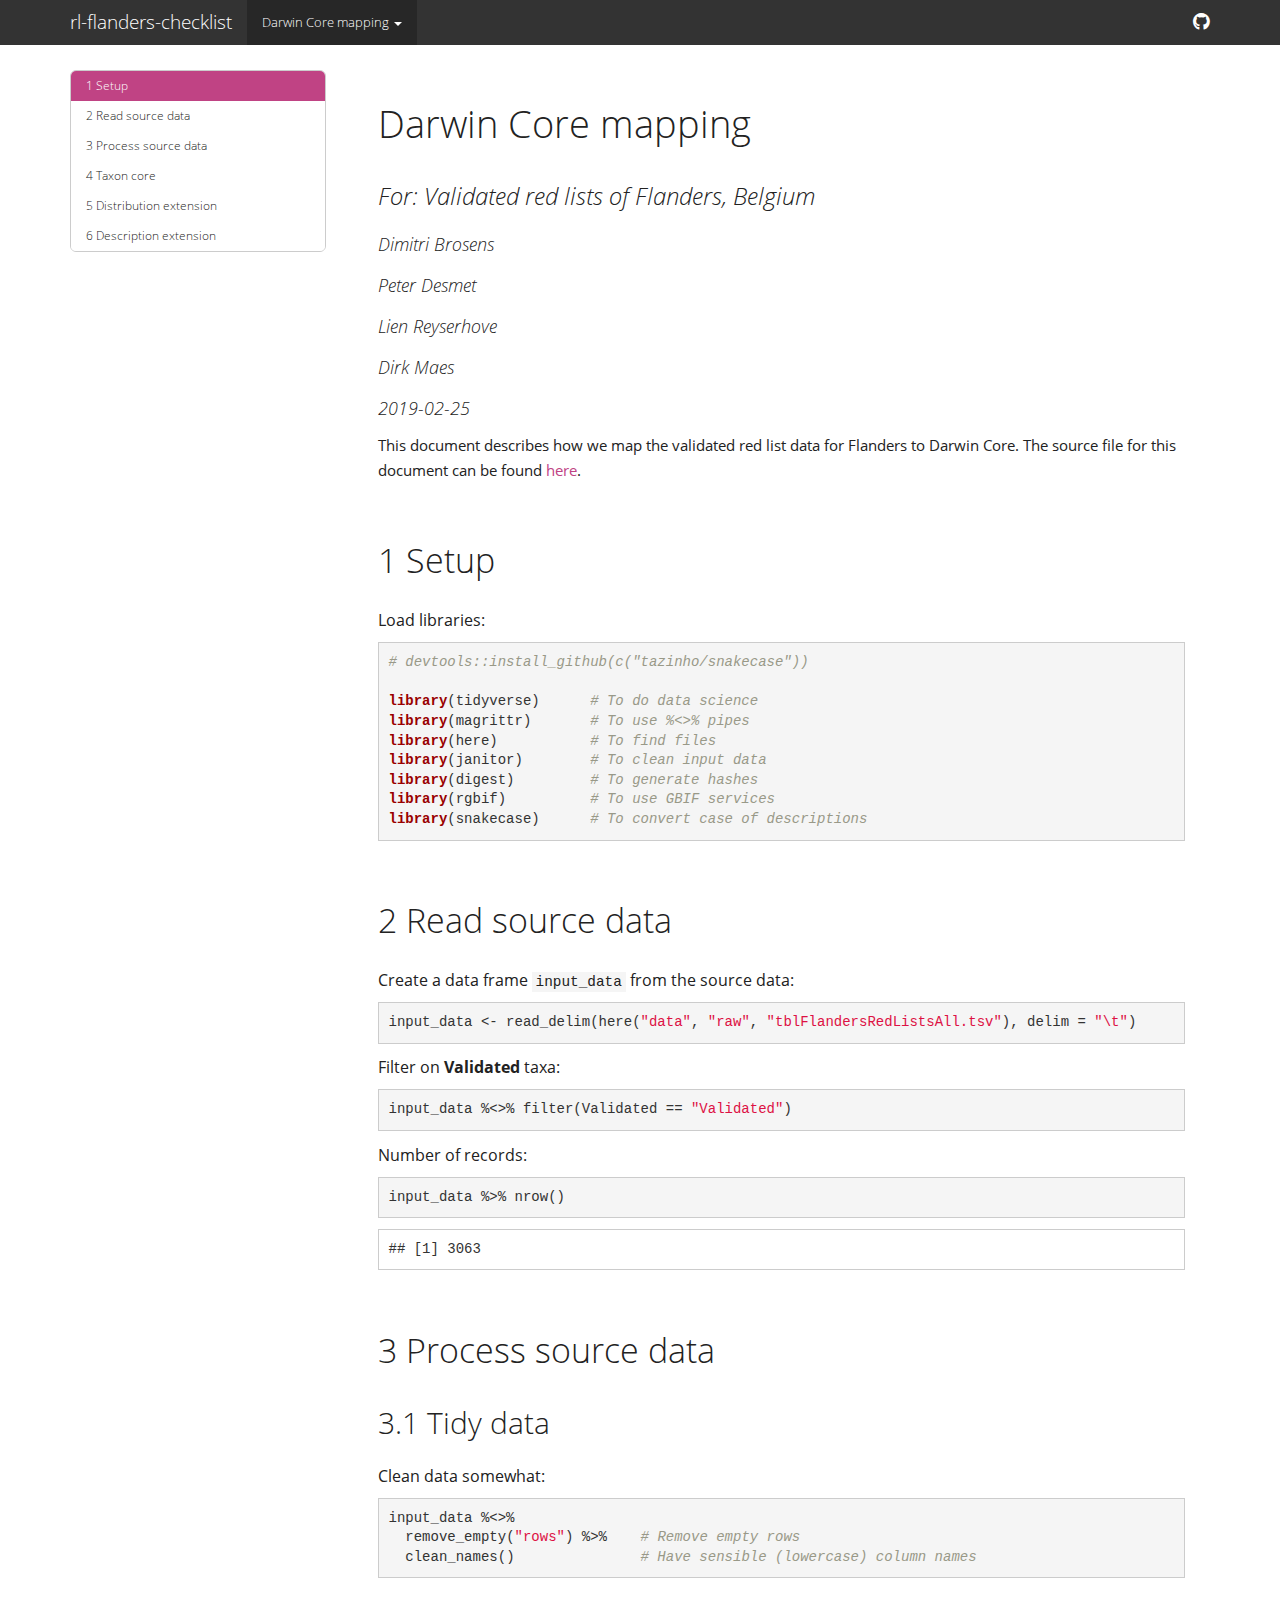
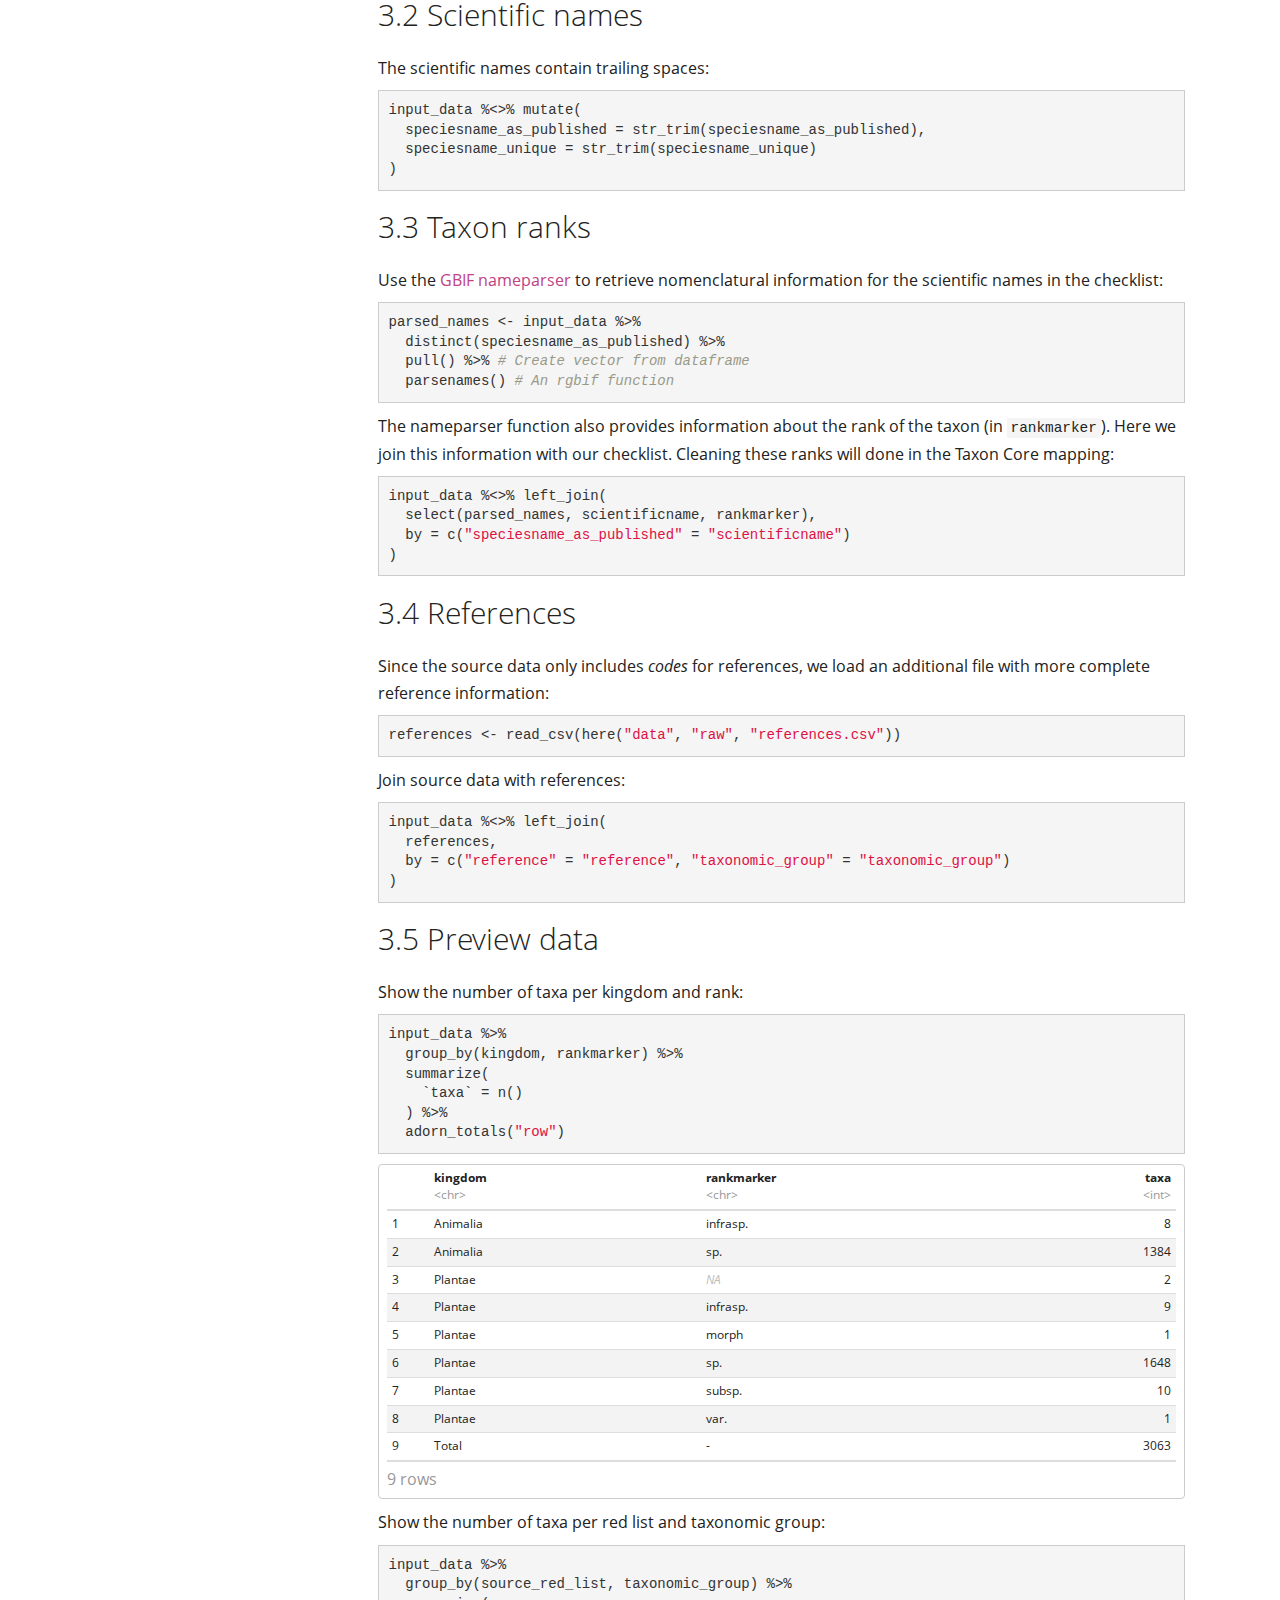
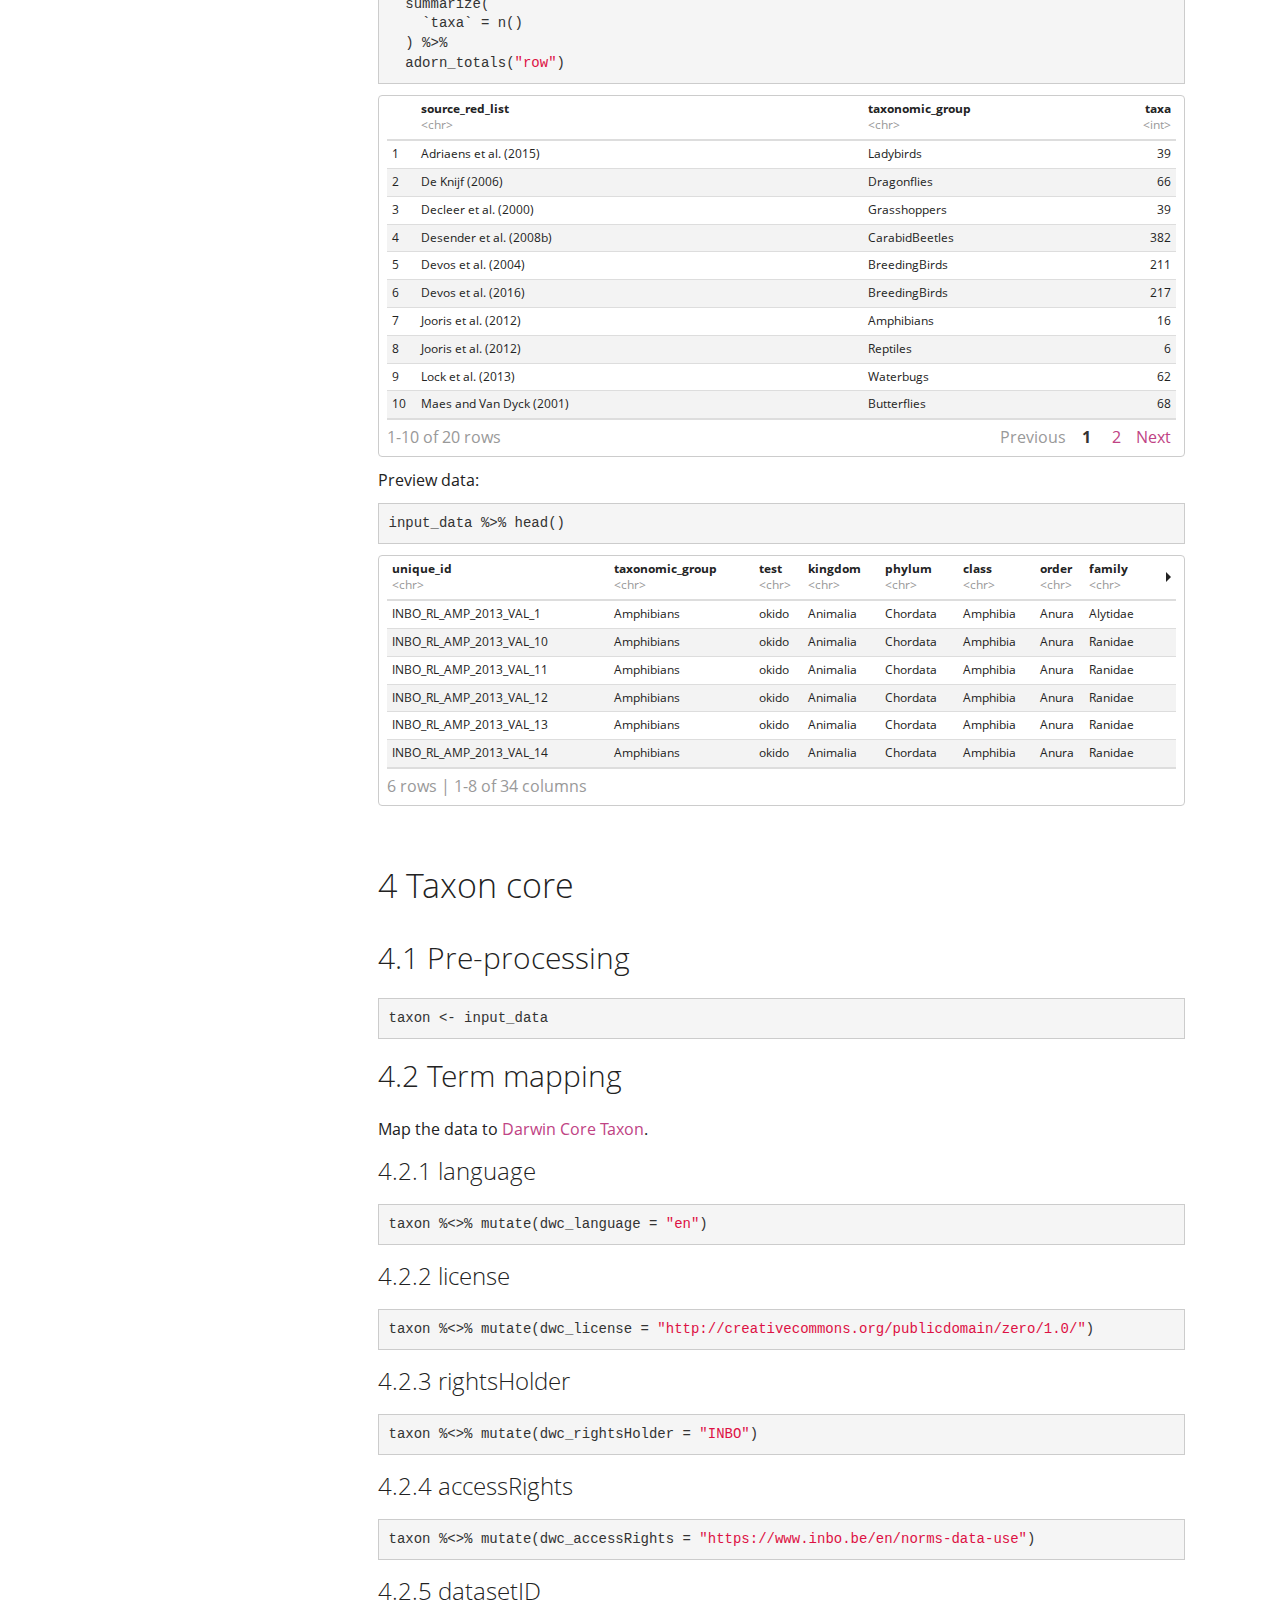
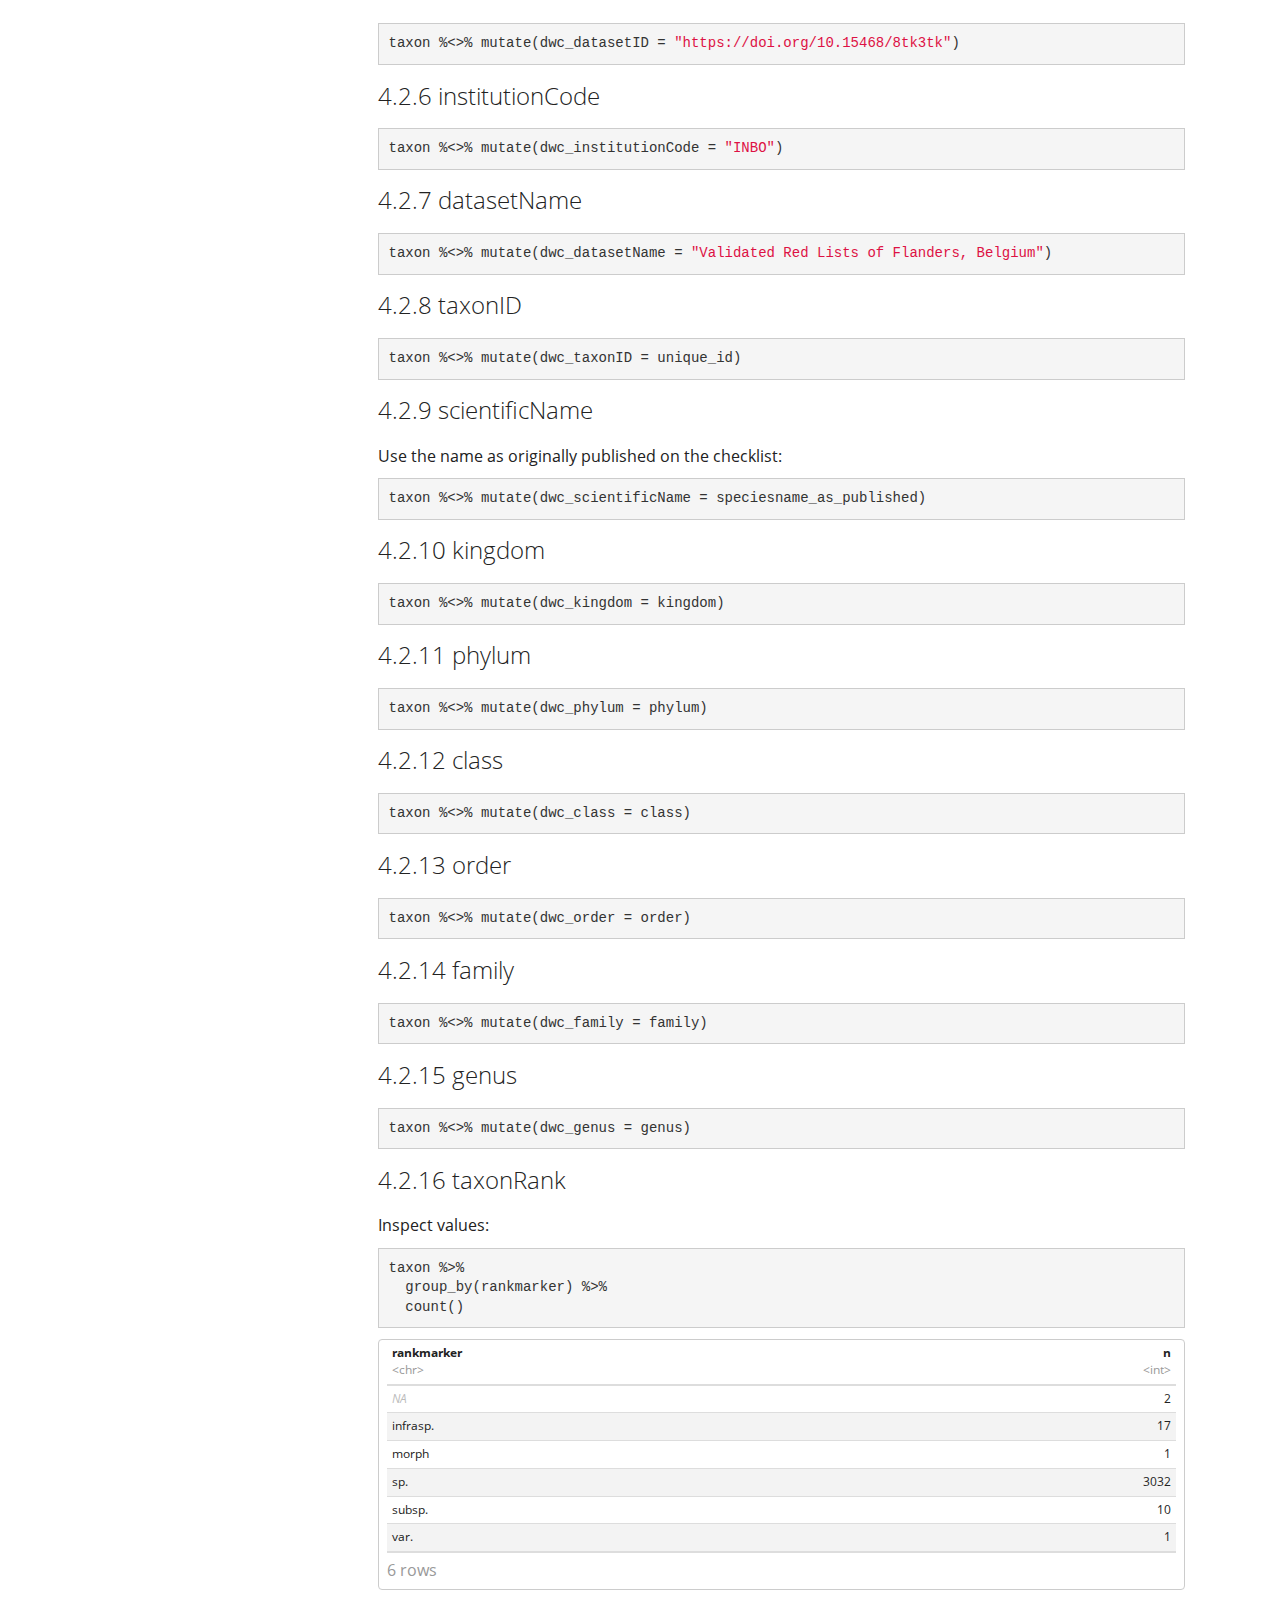
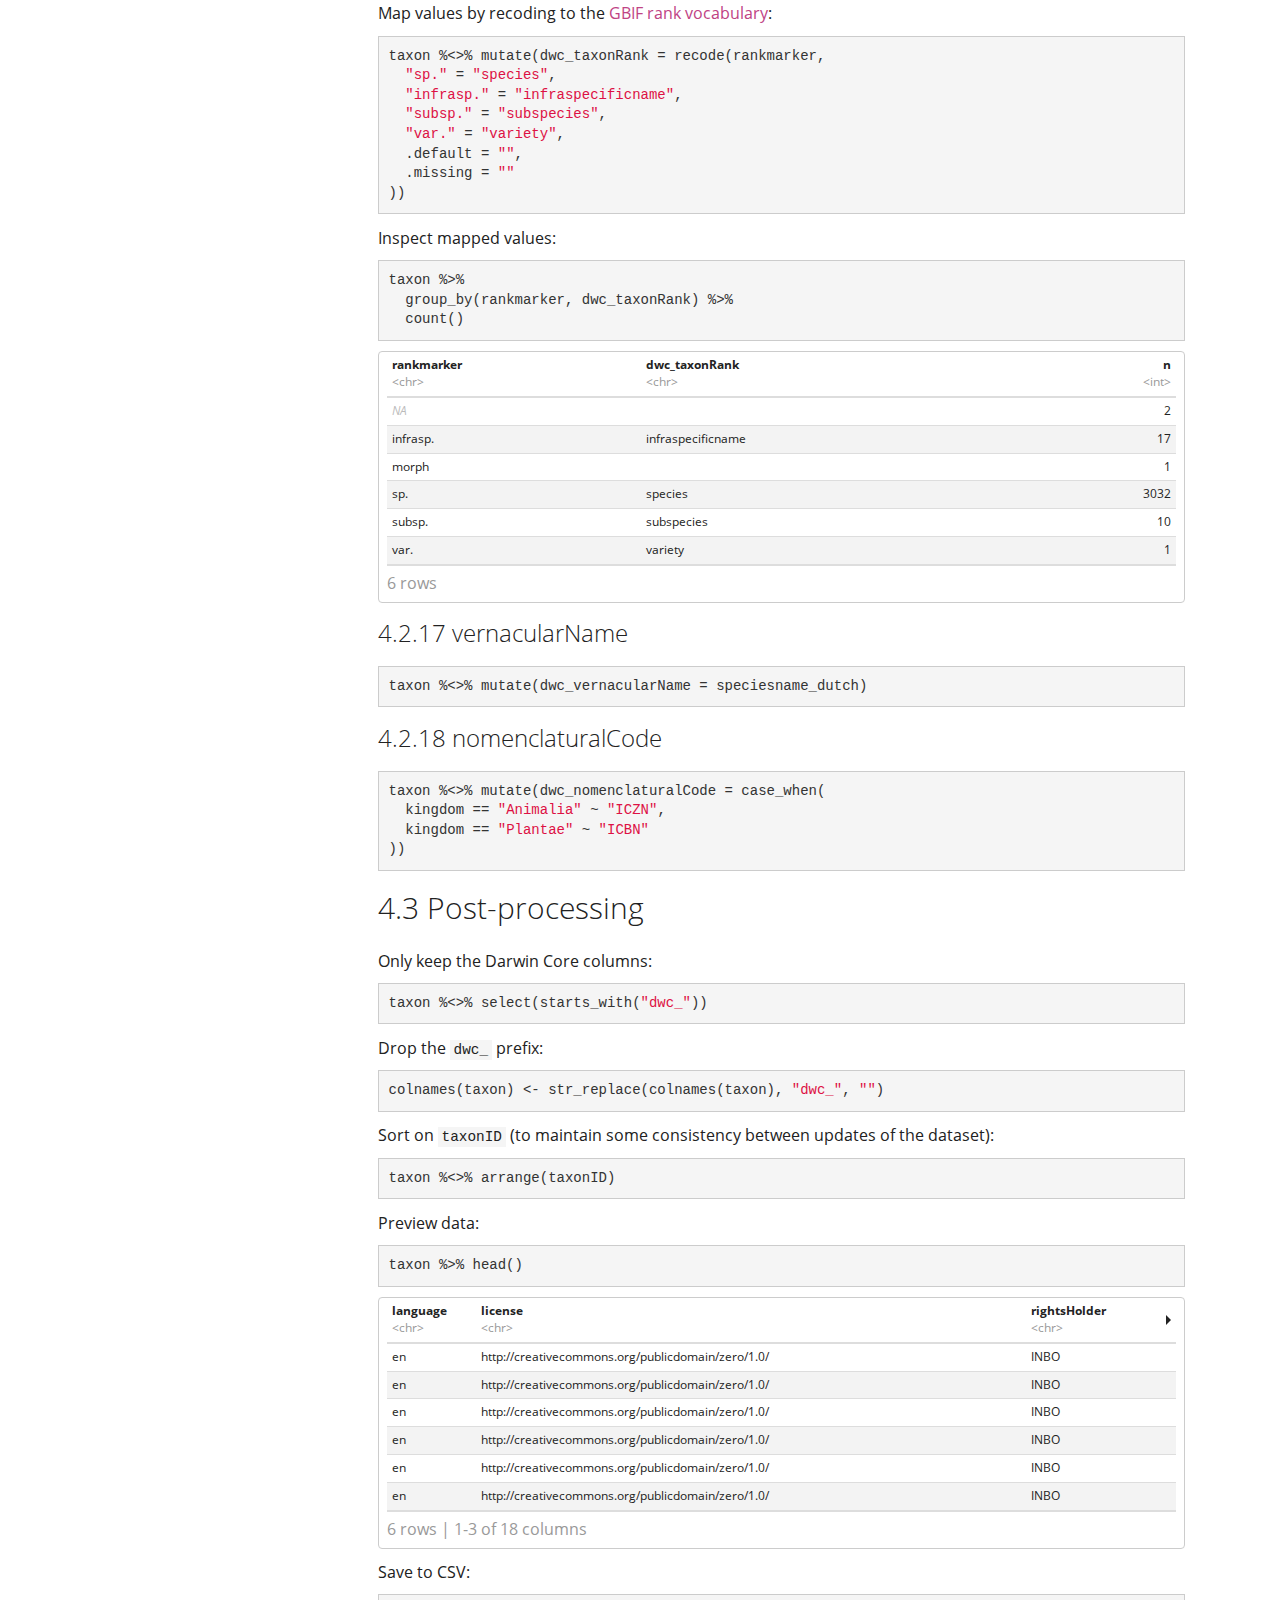
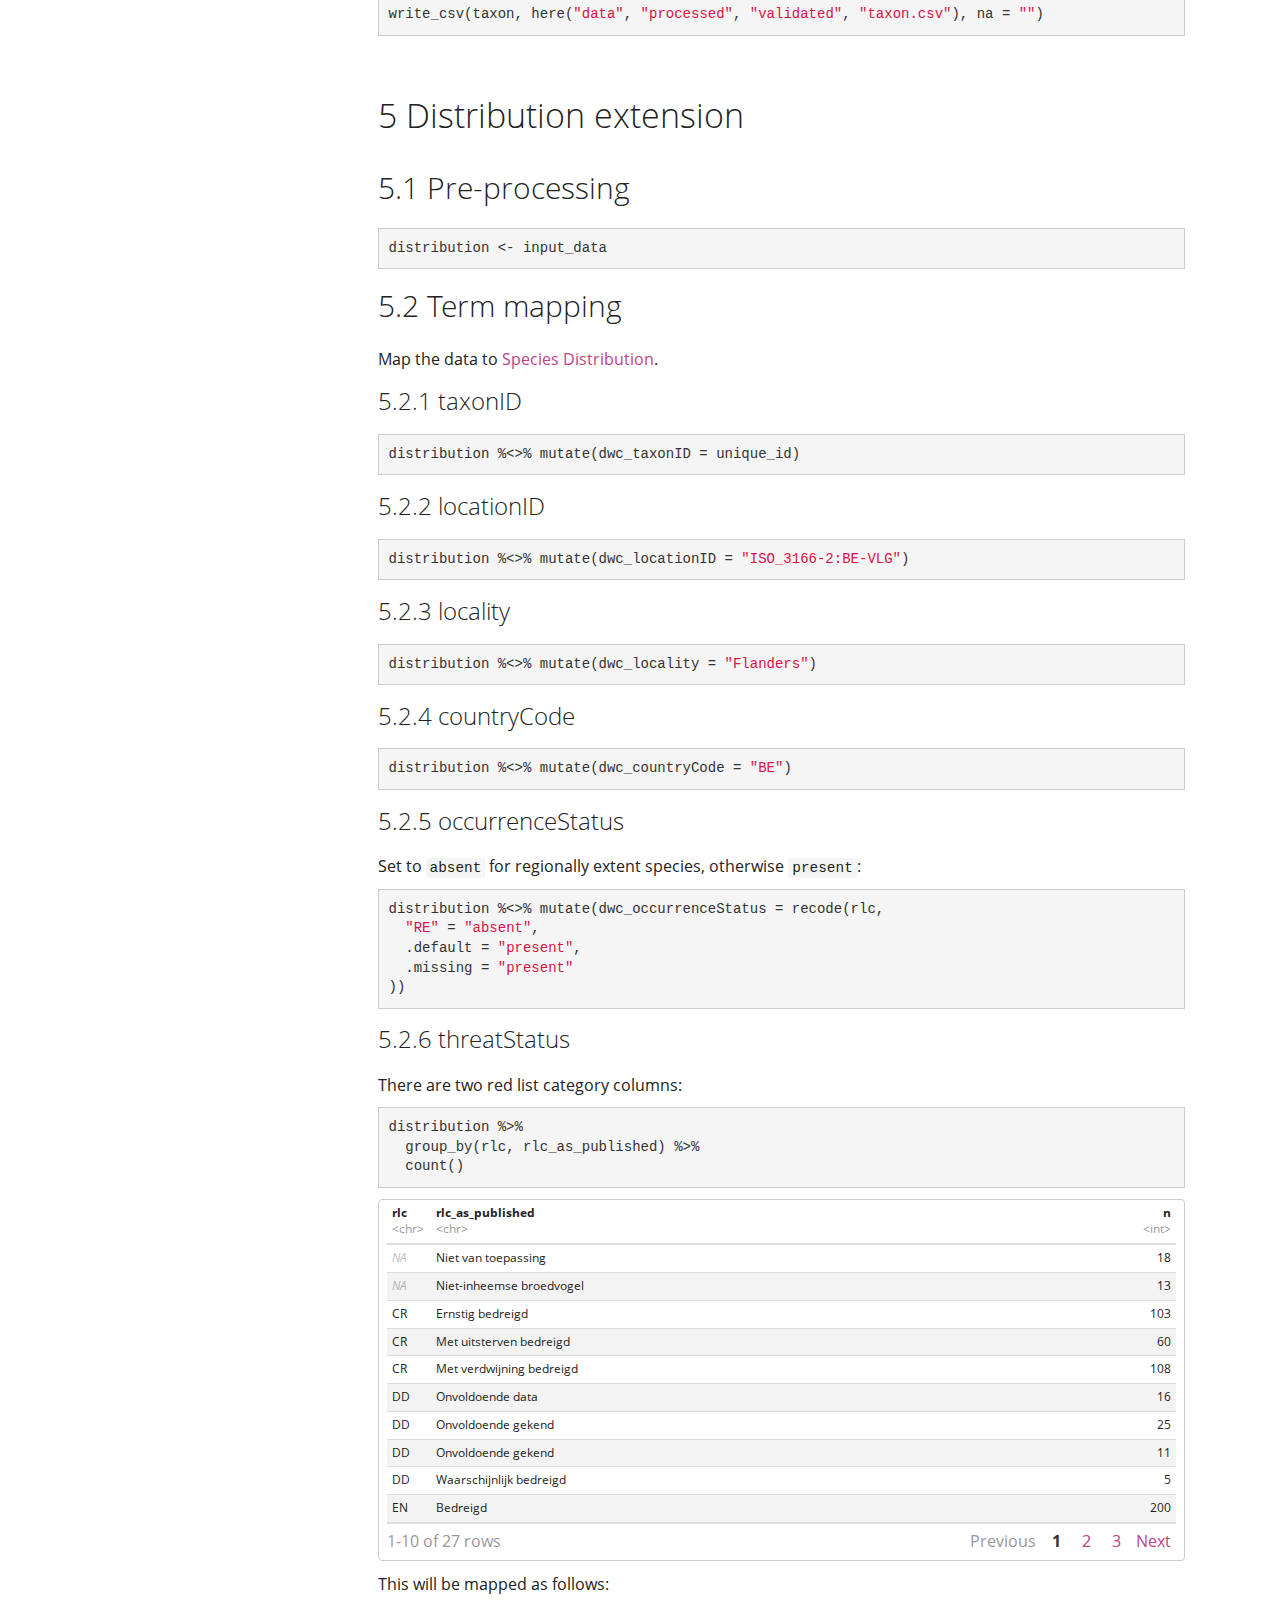
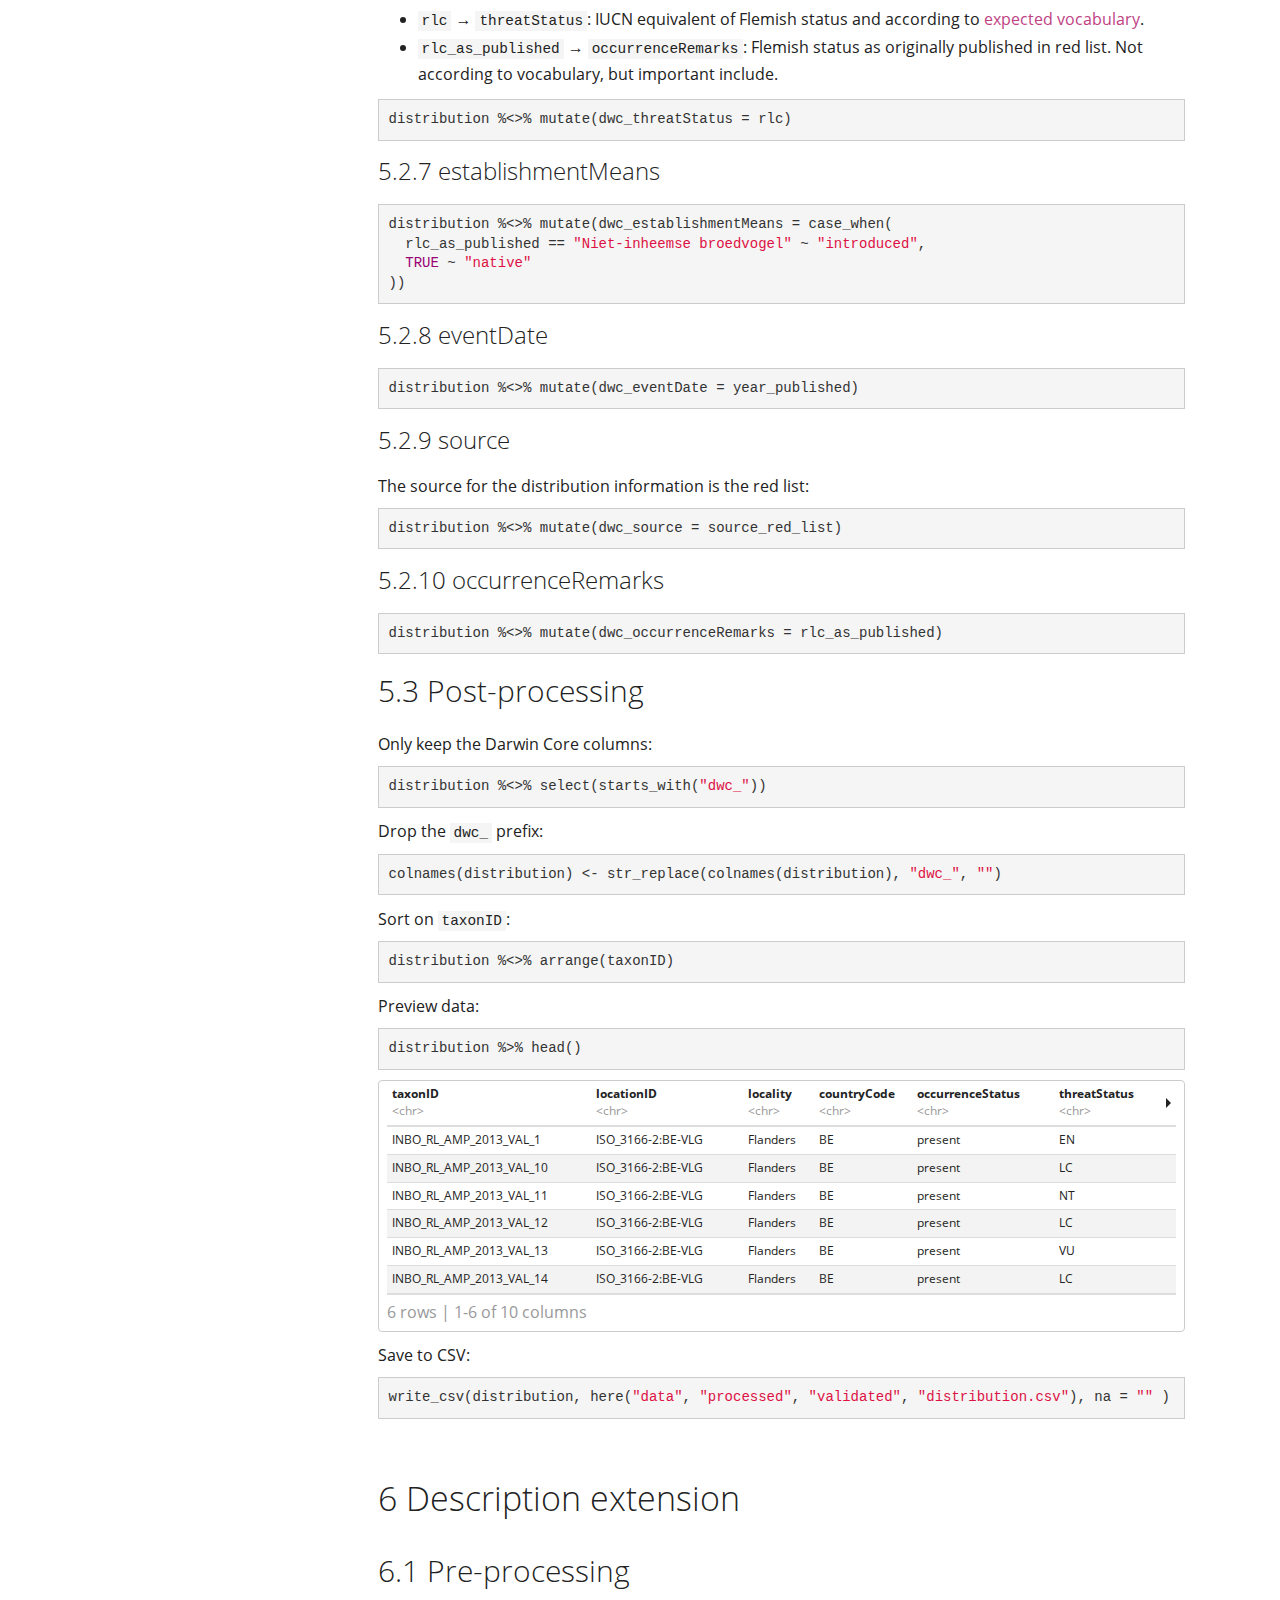
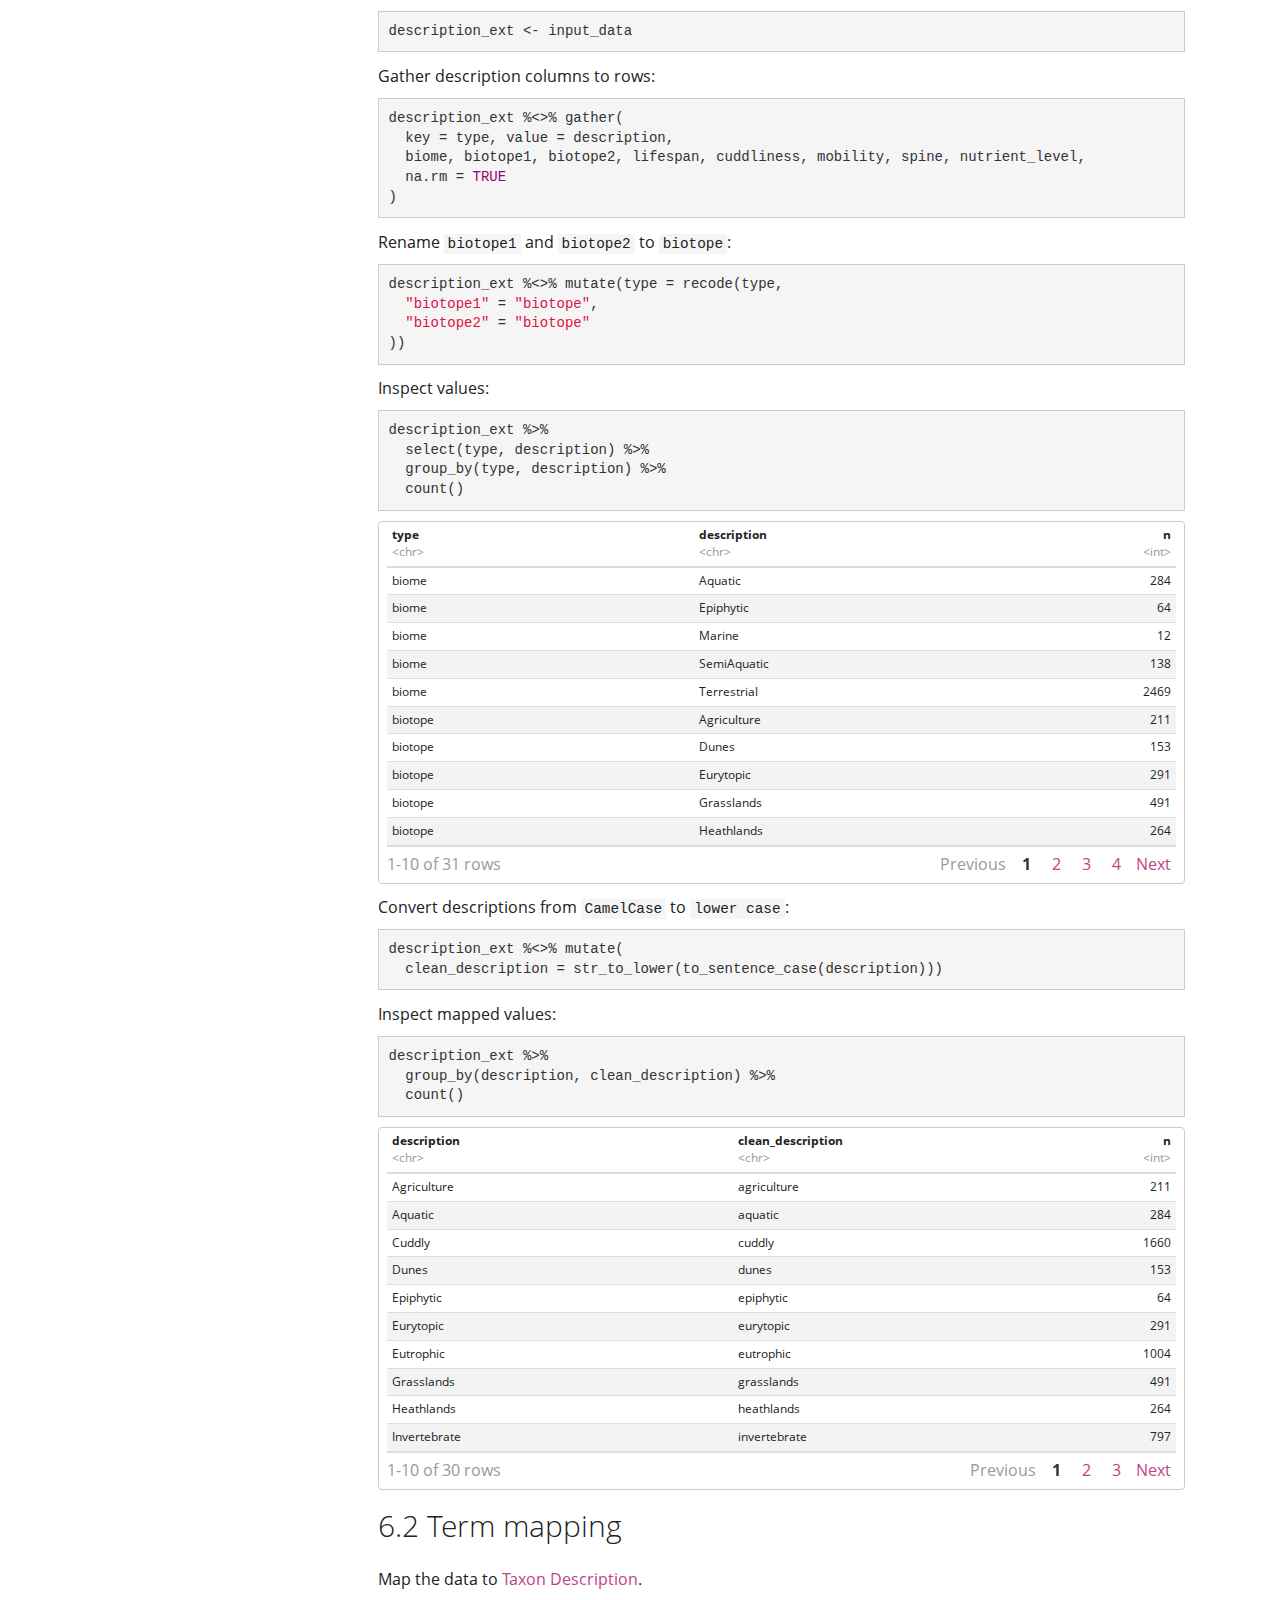
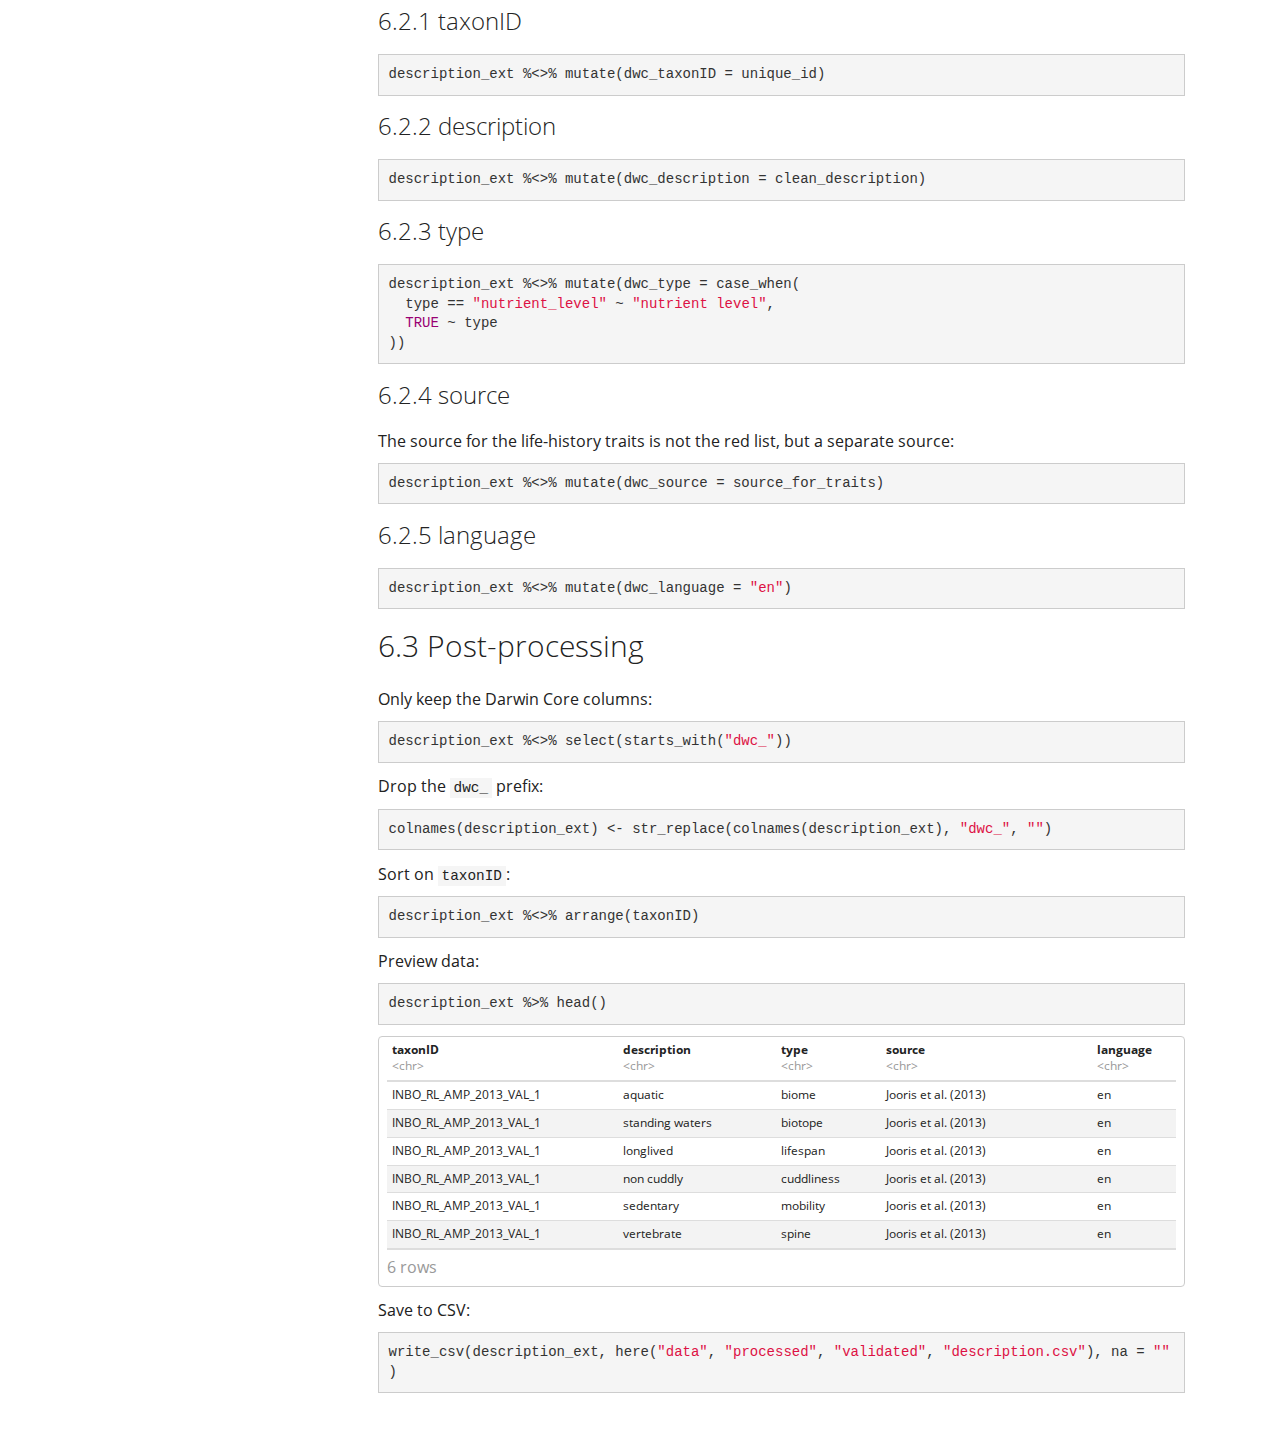
<file: docs/dwc_mapping_validated.html>
<!DOCTYPE html>

<html xmlns="http://www.w3.org/1999/xhtml">

<head>

<meta charset="utf-8" />
<meta http-equiv="Content-Type" content="text/html; charset=utf-8" />
<meta name="generator" content="pandoc" />


<meta name="author" content="Dimitri Brosens" />
<meta name="author" content="Peter Desmet" />
<meta name="author" content="Lien Reyserhove" />
<meta name="author" content="Dirk Maes" />

<meta name="date" content="2019-02-25" />

<title>Darwin Core mapping</title>

<script src="site_libs/jquery-1.11.3/jquery.min.js"></script>
<meta name="viewport" content="width=device-width, initial-scale=1" />
<link href="site_libs/bootstrap-3.3.5/css/yeti.min.css" rel="stylesheet" />
<script src="site_libs/bootstrap-3.3.5/js/bootstrap.min.js"></script>
<script src="site_libs/bootstrap-3.3.5/shim/html5shiv.min.js"></script>
<script src="site_libs/bootstrap-3.3.5/shim/respond.min.js"></script>
<script src="site_libs/jqueryui-1.11.4/jquery-ui.min.js"></script>
<link href="site_libs/tocify-1.9.1/jquery.tocify.css" rel="stylesheet" />
<script src="site_libs/tocify-1.9.1/jquery.tocify.js"></script>
<script src="site_libs/navigation-1.1/tabsets.js"></script>
<link href="site_libs/highlightjs-9.12.0/default.css" rel="stylesheet" />
<script src="site_libs/highlightjs-9.12.0/highlight.js"></script>
<link href="site_libs/pagedtable-1.1/css/pagedtable.css" rel="stylesheet" />
<script src="site_libs/pagedtable-1.1/js/pagedtable.js"></script>
<link href="site_libs/font-awesome-5.1.0/css/all.css" rel="stylesheet" />
<link href="site_libs/font-awesome-5.1.0/css/v4-shims.css" rel="stylesheet" />

<style type="text/css">code{white-space: pre;}</style>
<style type="text/css">
  pre:not([class]) {
    background-color: white;
  }
</style>
<script type="text/javascript">
if (window.hljs) {
  hljs.configure({languages: []});
  hljs.initHighlightingOnLoad();
  if (document.readyState && document.readyState === "complete") {
    window.setTimeout(function() { hljs.initHighlighting(); }, 0);
  }
}
</script>



<style type="text/css">
h1 {
  font-size: 34px;
}
h1.title {
  font-size: 38px;
}
h2 {
  font-size: 30px;
}
h3 {
  font-size: 24px;
}
h4 {
  font-size: 18px;
}
h5 {
  font-size: 16px;
}
h6 {
  font-size: 12px;
}
.table th:not([align]) {
  text-align: left;
}
</style>

<link rel="stylesheet" href="static/css/custom.css" type="text/css" />

</head>

<body>

<style type = "text/css">
.main-container {
  max-width: 940px;
  margin-left: auto;
  margin-right: auto;
}
code {
  color: inherit;
  background-color: rgba(0, 0, 0, 0.04);
}
img {
  max-width:100%;
  height: auto;
}
.tabbed-pane {
  padding-top: 12px;
}
.html-widget {
  margin-bottom: 20px;
}
button.code-folding-btn:focus {
  outline: none;
}
summary {
  display: list-item;
}
</style>


<style type="text/css">
/* padding for bootstrap navbar */
body {
  padding-top: 45px;
  padding-bottom: 40px;
}
/* offset scroll position for anchor links (for fixed navbar)  */
.section h1 {
  padding-top: 50px;
  margin-top: -50px;
}
.section h2 {
  padding-top: 50px;
  margin-top: -50px;
}
.section h3 {
  padding-top: 50px;
  margin-top: -50px;
}
.section h4 {
  padding-top: 50px;
  margin-top: -50px;
}
.section h5 {
  padding-top: 50px;
  margin-top: -50px;
}
.section h6 {
  padding-top: 50px;
  margin-top: -50px;
}
.dropdown-submenu {
  position: relative;
}
.dropdown-submenu>.dropdown-menu {
  top: 0;
  left: 100%;
  margin-top: -6px;
  margin-left: -1px;
  border-radius: 0 6px 6px 6px;
}
.dropdown-submenu:hover>.dropdown-menu {
  display: block;
}
.dropdown-submenu>a:after {
  display: block;
  content: " ";
  float: right;
  width: 0;
  height: 0;
  border-color: transparent;
  border-style: solid;
  border-width: 5px 0 5px 5px;
  border-left-color: #cccccc;
  margin-top: 5px;
  margin-right: -10px;
}
.dropdown-submenu:hover>a:after {
  border-left-color: #ffffff;
}
.dropdown-submenu.pull-left {
  float: none;
}
.dropdown-submenu.pull-left>.dropdown-menu {
  left: -100%;
  margin-left: 10px;
  border-radius: 6px 0 6px 6px;
}
</style>

<script>
// manage active state of menu based on current page
$(document).ready(function () {
  // active menu anchor
  href = window.location.pathname
  href = href.substr(href.lastIndexOf('/') + 1)
  if (href === "")
    href = "index.html";
  var menuAnchor = $('a[href="' + href + '"]');

  // mark it active
  menuAnchor.parent().addClass('active');

  // if it's got a parent navbar menu mark it active as well
  menuAnchor.closest('li.dropdown').addClass('active');
});
</script>

<div class="container-fluid main-container">

<!-- tabsets -->

<style type="text/css">
.tabset-dropdown > .nav-tabs {
  display: inline-table;
  max-height: 500px;
  min-height: 44px;
  overflow-y: auto;
  background: white;
  border: 1px solid #ddd;
  border-radius: 4px;
}

.tabset-dropdown > .nav-tabs > li.active:before {
  content: "";
  font-family: 'Glyphicons Halflings';
  display: inline-block;
  padding: 10px;
  border-right: 1px solid #ddd;
}

.tabset-dropdown > .nav-tabs.nav-tabs-open > li.active:before {
  content: "&#xe258;";
  border: none;
}

.tabset-dropdown > .nav-tabs.nav-tabs-open:before {
  content: "";
  font-family: 'Glyphicons Halflings';
  display: inline-block;
  padding: 10px;
  border-right: 1px solid #ddd;
}

.tabset-dropdown > .nav-tabs > li.active {
  display: block;
}

.tabset-dropdown > .nav-tabs > li > a,
.tabset-dropdown > .nav-tabs > li > a:focus,
.tabset-dropdown > .nav-tabs > li > a:hover {
  border: none;
  display: inline-block;
  border-radius: 4px;
}

.tabset-dropdown > .nav-tabs.nav-tabs-open > li {
  display: block;
  float: none;
}

.tabset-dropdown > .nav-tabs > li {
  display: none;
}
</style>

<script>
$(document).ready(function () {
  window.buildTabsets("TOC");
});

$(document).ready(function () {
  $('.tabset-dropdown > .nav-tabs > li').click(function () {
    $(this).parent().toggleClass('nav-tabs-open')
  });
});
</script>

<!-- code folding -->



<script>
$(document).ready(function ()  {

    // move toc-ignore selectors from section div to header
    $('div.section.toc-ignore')
        .removeClass('toc-ignore')
        .children('h1,h2,h3,h4,h5').addClass('toc-ignore');

    // establish options
    var options = {
      selectors: "h1,h2,h3",
      theme: "bootstrap3",
      context: '.toc-content',
      hashGenerator: function (text) {
        return text.replace(/[.\\/?&!#<>]/g, '').replace(/\s/g, '_').toLowerCase();
      },
      ignoreSelector: ".toc-ignore",
      scrollTo: 0
    };
    options.showAndHide = true;
    options.smoothScroll = true;

    // tocify
    var toc = $("#TOC").tocify(options).data("toc-tocify");
});
</script>

<style type="text/css">

#TOC {
  margin: 25px 0px 20px 0px;
}
@media (max-width: 768px) {
#TOC {
  position: relative;
  width: 100%;
}
}


.toc-content {
  padding-left: 30px;
  padding-right: 40px;
}

div.main-container {
  max-width: 1200px;
}

div.tocify {
  width: 20%;
  max-width: 260px;
  max-height: 85%;
}

@media (min-width: 768px) and (max-width: 991px) {
  div.tocify {
    width: 25%;
  }
}

@media (max-width: 767px) {
  div.tocify {
    width: 100%;
    max-width: none;
  }
}

.tocify ul, .tocify li {
  line-height: 20px;
}

.tocify-subheader .tocify-item {
  font-size: 0.90em;
  padding-left: 25px;
  text-indent: 0;
}

.tocify .list-group-item {
  border-radius: 0px;
}


</style>

<!-- setup 3col/9col grid for toc_float and main content  -->
<div class="row-fluid">
<div class="col-xs-12 col-sm-4 col-md-3">
<div id="TOC" class="tocify">
</div>
</div>

<div class="toc-content col-xs-12 col-sm-8 col-md-9">




<div class="navbar navbar-default  navbar-fixed-top" role="navigation">
  <div class="container">
    <div class="navbar-header">
      <button type="button" class="navbar-toggle collapsed" data-toggle="collapse" data-target="#navbar">
        <span class="icon-bar"></span>
        <span class="icon-bar"></span>
        <span class="icon-bar"></span>
      </button>
      <a class="navbar-brand" href="index.html">rl-flanders-checklist</a>
    </div>
    <div id="navbar" class="navbar-collapse collapse">
      <ul class="nav navbar-nav">
        <li class="dropdown">
  <a href="#" class="dropdown-toggle" data-toggle="dropdown" role="button" aria-expanded="false">
    Darwin Core mapping
     
    <span class="caret"></span>
  </a>
  <ul class="dropdown-menu" role="menu">
    <li>
      <a href="dwc_mapping_validated.html">Validated red lists</a>
    </li>
    <li>
      <a href="dwc_mapping_unvalidated.html">Unvalidated red lists</a>
    </li>
  </ul>
</li>
      </ul>
      <ul class="nav navbar-nav navbar-right">
        <li>
  <a href="https://github.com/inbo/rl-flanders-checklist">
    <span class="fa fa-github fa-lg"></span>
     
  </a>
</li>
      </ul>
    </div><!--/.nav-collapse -->
  </div><!--/.container -->
</div><!--/.navbar -->

<div class="fluid-row" id="header">



<h1 class="title toc-ignore">Darwin Core mapping</h1>
<h3 class="subtitle"><em>For: Validated red lists of Flanders, Belgium</em></h3>
<h4 class="author"><em>Dimitri Brosens</em></h4>
<h4 class="author"><em>Peter Desmet</em></h4>
<h4 class="author"><em>Lien Reyserhove</em></h4>
<h4 class="author"><em>Dirk Maes</em></h4>
<h4 class="date"><em>2019-02-25</em></h4>

</div>


<p>This document describes how we map the validated red list data for Flanders to Darwin Core. The source file for this document can be found <a href="https://github.com/inbo/rl-flanders-checklist/blob/master/src/dwc_mapping_validated.Rmd">here</a>.</p>
<div id="setup" class="section level1">
<h1><span class="header-section-number">1</span> Setup</h1>
<p>Load libraries:</p>
<pre class="r"><code># devtools::install_github(c(&quot;tazinho/snakecase&quot;))

library(tidyverse)      # To do data science
library(magrittr)       # To use %&lt;&gt;% pipes
library(here)           # To find files
library(janitor)        # To clean input data
library(digest)         # To generate hashes
library(rgbif)          # To use GBIF services
library(snakecase)      # To convert case of descriptions</code></pre>
</div>
<div id="read-source-data" class="section level1">
<h1><span class="header-section-number">2</span> Read source data</h1>
<p>Create a data frame <code>input_data</code> from the source data:</p>
<pre class="r"><code>input_data &lt;- read_delim(here(&quot;data&quot;, &quot;raw&quot;, &quot;tblFlandersRedListsAll.tsv&quot;), delim = &quot;\t&quot;)</code></pre>
<p>Filter on <strong>Validated</strong> taxa:</p>
<pre class="r"><code>input_data %&lt;&gt;% filter(Validated == &quot;Validated&quot;)</code></pre>
<p>Number of records:</p>
<pre class="r"><code>input_data %&gt;% nrow()</code></pre>
<pre><code>## [1] 3063</code></pre>
</div>
<div id="process-source-data" class="section level1">
<h1><span class="header-section-number">3</span> Process source data</h1>
<div id="tidy-data" class="section level2">
<h2><span class="header-section-number">3.1</span> Tidy data</h2>
<p>Clean data somewhat:</p>
<pre class="r"><code>input_data %&lt;&gt;%
  remove_empty(&quot;rows&quot;) %&gt;%    # Remove empty rows
  clean_names()               # Have sensible (lowercase) column names</code></pre>
</div>
<div id="scientific-names" class="section level2">
<h2><span class="header-section-number">3.2</span> Scientific names</h2>
<p>The scientific names contain trailing spaces:</p>
<pre class="r"><code>input_data %&lt;&gt;% mutate(
  speciesname_as_published = str_trim(speciesname_as_published),
  speciesname_unique = str_trim(speciesname_unique)
)</code></pre>
</div>
<div id="taxon-ranks" class="section level2">
<h2><span class="header-section-number">3.3</span> Taxon ranks</h2>
<p>Use the <a href="https://www.gbif.org/tools/name-parser">GBIF nameparser</a> to retrieve nomenclatural information for the scientific names in the checklist:</p>
<pre class="r"><code>parsed_names &lt;- input_data %&gt;%
  distinct(speciesname_as_published) %&gt;%
  pull() %&gt;% # Create vector from dataframe
  parsenames() # An rgbif function</code></pre>
<p>The nameparser function also provides information about the rank of the taxon (in <code>rankmarker</code>). Here we join this information with our checklist. Cleaning these ranks will done in the Taxon Core mapping:</p>
<pre class="r"><code>input_data %&lt;&gt;% left_join(
  select(parsed_names, scientificname, rankmarker),
  by = c(&quot;speciesname_as_published&quot; = &quot;scientificname&quot;)
)</code></pre>
</div>
<div id="references" class="section level2">
<h2><span class="header-section-number">3.4</span> References</h2>
<p>Since the source data only includes <em>codes</em> for references, we load an additional file with more complete reference information:</p>
<pre class="r"><code>references &lt;- read_csv(here(&quot;data&quot;, &quot;raw&quot;, &quot;references.csv&quot;))</code></pre>
<p>Join source data with references:</p>
<pre class="r"><code>input_data %&lt;&gt;% left_join(
  references,
  by = c(&quot;reference&quot; = &quot;reference&quot;, &quot;taxonomic_group&quot; = &quot;taxonomic_group&quot;)
)</code></pre>
</div>
<div id="preview-data" class="section level2">
<h2><span class="header-section-number">3.5</span> Preview data</h2>
<p>Show the number of taxa per kingdom and rank:</p>
<pre class="r"><code>input_data %&gt;%
  group_by(kingdom, rankmarker) %&gt;%
  summarize(
    `taxa` = n()
  ) %&gt;%
  adorn_totals(&quot;row&quot;)</code></pre>
<div data-pagedtable="false">
<script data-pagedtable-source type="application/json">
{"columns":[{"label":[""],"name":["_rn_"],"type":[""],"align":["left"]},{"label":["kingdom"],"name":[1],"type":["chr"],"align":["left"]},{"label":["rankmarker"],"name":[2],"type":["chr"],"align":["left"]},{"label":["taxa"],"name":[3],"type":["int"],"align":["right"]}],"data":[{"1":"Animalia","2":"infrasp.","3":"8","_rn_":"1"},{"1":"Animalia","2":"sp.","3":"1384","_rn_":"2"},{"1":"Plantae","2":"NA","3":"2","_rn_":"3"},{"1":"Plantae","2":"infrasp.","3":"9","_rn_":"4"},{"1":"Plantae","2":"morph","3":"1","_rn_":"5"},{"1":"Plantae","2":"sp.","3":"1648","_rn_":"6"},{"1":"Plantae","2":"subsp.","3":"10","_rn_":"7"},{"1":"Plantae","2":"var.","3":"1","_rn_":"8"},{"1":"Total","2":"-","3":"3063","_rn_":"9"}],"options":{"columns":{"min":{},"max":[10]},"rows":{"min":[10],"max":[10]},"pages":{}}}
  </script>
</div>
<p>Show the number of taxa per red list and taxonomic group:</p>
<pre class="r"><code>input_data %&gt;%
  group_by(source_red_list, taxonomic_group) %&gt;%
  summarize(
    `taxa` = n()
  ) %&gt;%
  adorn_totals(&quot;row&quot;)</code></pre>
<div data-pagedtable="false">
<script data-pagedtable-source type="application/json">
{"columns":[{"label":[""],"name":["_rn_"],"type":[""],"align":["left"]},{"label":["source_red_list"],"name":[1],"type":["chr"],"align":["left"]},{"label":["taxonomic_group"],"name":[2],"type":["chr"],"align":["left"]},{"label":["taxa"],"name":[3],"type":["int"],"align":["right"]}],"data":[{"1":"Adriaens et al. (2015)","2":"Ladybirds","3":"39","_rn_":"1"},{"1":"De Knijf (2006)","2":"Dragonflies","3":"66","_rn_":"2"},{"1":"Decleer et al. (2000)","2":"Grasshoppers","3":"39","_rn_":"3"},{"1":"Desender et al. (2008b)","2":"CarabidBeetles","3":"382","_rn_":"4"},{"1":"Devos et al. (2004)","2":"BreedingBirds","3":"211","_rn_":"5"},{"1":"Devos et al. (2016)","2":"BreedingBirds","3":"217","_rn_":"6"},{"1":"Jooris et al. (2012)","2":"Amphibians","3":"16","_rn_":"7"},{"1":"Jooris et al. (2012)","2":"Reptiles","3":"6","_rn_":"8"},{"1":"Lock et al. (2013)","2":"Waterbugs","3":"62","_rn_":"9"},{"1":"Maes and Van Dyck (2001)","2":"Butterflies","3":"68","_rn_":"10"},{"1":"Maes et al. (2012)","2":"Butterflies","3":"70","_rn_":"11"},{"1":"Maes et al. (2014)","2":"Mammals","3":"103","_rn_":"12"},{"1":"Maes et al. (2017)","2":"Grasshoppers","3":"52","_rn_":"13"},{"1":"Thomaes et al. (2015)","2":"SaproxylicBeetles","3":"19","_rn_":"14"},{"1":"Van Landuyt and De Beer (2017)","2":"Hornworts","3":"4","_rn_":"15"},{"1":"Van Landuyt and De Beer (2017)","2":"Liverworts","3":"114","_rn_":"16"},{"1":"Van Landuyt and De Beer (2017)","2":"Mosses","3":"399","_rn_":"17"},{"1":"Van Landuyt et al. (2006)","2":"VascularPlants","3":"1154","_rn_":"18"},{"1":"Verreycken et al. (2014)","2":"FreshwaterFishes","3":"42","_rn_":"19"},{"1":"Total","2":"-","3":"3063","_rn_":"20"}],"options":{"columns":{"min":{},"max":[10]},"rows":{"min":[10],"max":[10]},"pages":{}}}
  </script>
</div>
<p>Preview data:</p>
<pre class="r"><code>input_data %&gt;% head()</code></pre>
<div data-pagedtable="false">
<script data-pagedtable-source type="application/json">
{"columns":[{"label":["unique_id"],"name":[1],"type":["chr"],"align":["left"]},{"label":["taxonomic_group"],"name":[2],"type":["chr"],"align":["left"]},{"label":["test"],"name":[3],"type":["chr"],"align":["left"]},{"label":["kingdom"],"name":[4],"type":["chr"],"align":["left"]},{"label":["phylum"],"name":[5],"type":["chr"],"align":["left"]},{"label":["class"],"name":[6],"type":["chr"],"align":["left"]},{"label":["order"],"name":[7],"type":["chr"],"align":["left"]},{"label":["family"],"name":[8],"type":["chr"],"align":["left"]},{"label":["genus"],"name":[9],"type":["chr"],"align":["left"]},{"label":["species"],"name":[10],"type":["chr"],"align":["left"]},{"label":["speciesname_as_published"],"name":[11],"type":["chr"],"align":["left"]},{"label":["speciesname_unique"],"name":[12],"type":["chr"],"align":["left"]},{"label":["speciesname_dutch"],"name":[13],"type":["chr"],"align":["left"]},{"label":["iucn_criteria"],"name":[14],"type":["chr"],"align":["left"]},{"label":["rlc_as_published"],"name":[15],"type":["chr"],"align":["left"]},{"label":["rlc"],"name":[16],"type":["chr"],"align":["left"]},{"label":["rlc_europe"],"name":[17],"type":["chr"],"align":["left"]},{"label":["criteria"],"name":[18],"type":["chr"],"align":["left"]},{"label":["validated"],"name":[19],"type":["chr"],"align":["left"]},{"label":["approved_by_minister"],"name":[20],"type":["chr"],"align":["left"]},{"label":["most_recent"],"name":[21],"type":["chr"],"align":["left"]},{"label":["year_published"],"name":[22],"type":["dbl"],"align":["right"]},{"label":["biome"],"name":[23],"type":["chr"],"align":["left"]},{"label":["biotope1"],"name":[24],"type":["chr"],"align":["left"]},{"label":["biotope2"],"name":[25],"type":["chr"],"align":["left"]},{"label":["cuddliness"],"name":[26],"type":["chr"],"align":["left"]},{"label":["lifespan"],"name":[27],"type":["chr"],"align":["left"]},{"label":["mobility"],"name":[28],"type":["chr"],"align":["left"]},{"label":["nutrient_level"],"name":[29],"type":["chr"],"align":["left"]},{"label":["spine"],"name":[30],"type":["chr"],"align":["left"]},{"label":["reference"],"name":[31],"type":["chr"],"align":["left"]},{"label":["rankmarker"],"name":[32],"type":["chr"],"align":["left"]},{"label":["source_red_list"],"name":[33],"type":["chr"],"align":["left"]},{"label":["source_for_traits"],"name":[34],"type":["chr"],"align":["left"]}],"data":[{"1":"INBO_RL_AMP_2013_VAL_1","2":"Amphibians","3":"okido","4":"Animalia","5":"Chordata","6":"Amphibia","7":"Anura","8":"Alytidae","9":"Alytes","10":"obstetricans","11":"Alytes obstetricans","12":"Alytes obstetricans","13":"Vroedmeesterpad","14":"B2a(i)b(iii)c(iv);C2a(i)","15":"Bedreigd","16":"EN","17":"LC","18":"IUCN","19":"Validated","20":"ApprovedByMinister","21":"Yes","22":"2013","23":"Aquatic","24":"StandingWaters","25":"NA","26":"NonCuddly","27":"Longlived","28":"Sedentary","29":"Mesotrophic","30":"Vertebrate","31":"Jooris_etal_2012","32":"sp.","33":"Jooris et al. (2012)","34":"Jooris et al. (2013)"},{"1":"INBO_RL_AMP_2013_VAL_10","2":"Amphibians","3":"okido","4":"Animalia","5":"Chordata","6":"Amphibia","7":"Anura","8":"Ranidae","9":"Pelophylax","10":"kl. Esculentus","11":"Pelophylax kl. esculentus","12":"Pelophylax klepton esculentus","13":"Bastaardkikker","14":"NA","15":"Momenteel niet in gevaar","16":"LC","17":"LC","18":"IUCN","19":"Validated","20":"ApprovedByMinister","21":"Yes","22":"2013","23":"Aquatic","24":"Eurytopic","25":"NA","26":"NonCuddly","27":"Longlived","28":"Sedentary","29":"Eutrophic","30":"Vertebrate","31":"Jooris_etal_2012","32":"infrasp.","33":"Jooris et al. (2012)","34":"Jooris et al. (2013)"},{"1":"INBO_RL_AMP_2013_VAL_11","2":"Amphibians","3":"okido","4":"Animalia","5":"Chordata","6":"Amphibia","7":"Anura","8":"Ranidae","9":"Pelophylax","10":"lessonae","11":"Pelophylax lessonae","12":"Pelophylax lessonae","13":"Poelkikker","14":"A2c;B2a(i)b(ii,iii)","15":"Bijna in gevaar","16":"NT","17":"LC","18":"IUCN","19":"Validated","20":"ApprovedByMinister","21":"Yes","22":"2013","23":"Aquatic","24":"StandingWaters","25":"NA","26":"NonCuddly","27":"Longlived","28":"Sedentary","29":"Oligotrophic","30":"Vertebrate","31":"Jooris_etal_2012","32":"sp.","33":"Jooris et al. (2012)","34":"Jooris et al. (2013)"},{"1":"INBO_RL_AMP_2013_VAL_12","2":"Amphibians","3":"okido","4":"Animalia","5":"Chordata","6":"Amphibia","7":"Anura","8":"Ranidae","9":"Pelophylax","10":"ridibundus","11":"Pelophylax ridibundus","12":"Pelophylax ridibundus","13":"Europese meerkikker","14":"NA","15":"Momenteel niet in gevaar","16":"LC","17":"LC","18":"IUCN","19":"Validated","20":"ApprovedByMinister","21":"Yes","22":"2013","23":"Aquatic","24":"StandingWaters","25":"NA","26":"NonCuddly","27":"Longlived","28":"Sedentary","29":"Eutrophic","30":"Vertebrate","31":"Jooris_etal_2012","32":"sp.","33":"Jooris et al. (2012)","34":"Jooris et al. (2013)"},{"1":"INBO_RL_AMP_2013_VAL_13","2":"Amphibians","3":"okido","4":"Animalia","5":"Chordata","6":"Amphibia","7":"Anura","8":"Ranidae","9":"Rana","10":"arvalis","11":"Rana arvalis","12":"Rana arvalis","13":"Heikikker","14":"B2a(i)b(iii)","15":"Kwetsbaar","16":"VU","17":"LC","18":"IUCN","19":"Validated","20":"ApprovedByMinister","21":"Yes","22":"2013","23":"Aquatic","24":"Heathlands","25":"NA","26":"NonCuddly","27":"Longlived","28":"Sedentary","29":"Oligotrophic","30":"Vertebrate","31":"Jooris_etal_2012","32":"sp.","33":"Jooris et al. (2012)","34":"Jooris et al. (2013)"},{"1":"INBO_RL_AMP_2013_VAL_14","2":"Amphibians","3":"okido","4":"Animalia","5":"Chordata","6":"Amphibia","7":"Anura","8":"Ranidae","9":"Rana","10":"temporaria","11":"Rana temporaria","12":"Rana temporaria","13":"Bruine kikker","14":"NA","15":"Momenteel niet in gevaar","16":"LC","17":"LC","18":"IUCN","19":"Validated","20":"ApprovedByMinister","21":"Yes","22":"2013","23":"Aquatic","24":"Eurytopic","25":"NA","26":"NonCuddly","27":"Longlived","28":"Sedentary","29":"Eutrophic","30":"Vertebrate","31":"Jooris_etal_2012","32":"sp.","33":"Jooris et al. (2012)","34":"Jooris et al. (2013)"}],"options":{"columns":{"min":{},"max":[10]},"rows":{"min":[10],"max":[10]},"pages":{}}}
  </script>
</div>
</div>
</div>
<div id="taxon-core" class="section level1">
<h1><span class="header-section-number">4</span> Taxon core</h1>
<div id="pre-processing" class="section level2">
<h2><span class="header-section-number">4.1</span> Pre-processing</h2>
<pre class="r"><code>taxon &lt;- input_data</code></pre>
</div>
<div id="term-mapping" class="section level2">
<h2><span class="header-section-number">4.2</span> Term mapping</h2>
<p>Map the data to <a href="http://rs.gbif.org/core/dwc_taxon_2015-04-24.xml">Darwin Core Taxon</a>.</p>
<div id="language" class="section level3">
<h3><span class="header-section-number">4.2.1</span> language</h3>
<pre class="r"><code>taxon %&lt;&gt;% mutate(dwc_language = &quot;en&quot;)</code></pre>
</div>
<div id="license" class="section level3">
<h3><span class="header-section-number">4.2.2</span> license</h3>
<pre class="r"><code>taxon %&lt;&gt;% mutate(dwc_license = &quot;http://creativecommons.org/publicdomain/zero/1.0/&quot;)</code></pre>
</div>
<div id="rightsholder" class="section level3">
<h3><span class="header-section-number">4.2.3</span> rightsHolder</h3>
<pre class="r"><code>taxon %&lt;&gt;% mutate(dwc_rightsHolder = &quot;INBO&quot;)</code></pre>
</div>
<div id="accessrights" class="section level3">
<h3><span class="header-section-number">4.2.4</span> accessRights</h3>
<pre class="r"><code>taxon %&lt;&gt;% mutate(dwc_accessRights = &quot;https://www.inbo.be/en/norms-data-use&quot;)</code></pre>
</div>
<div id="datasetid" class="section level3">
<h3><span class="header-section-number">4.2.5</span> datasetID</h3>
<pre class="r"><code>taxon %&lt;&gt;% mutate(dwc_datasetID = &quot;https://doi.org/10.15468/8tk3tk&quot;)</code></pre>
</div>
<div id="institutioncode" class="section level3">
<h3><span class="header-section-number">4.2.6</span> institutionCode</h3>
<pre class="r"><code>taxon %&lt;&gt;% mutate(dwc_institutionCode = &quot;INBO&quot;)</code></pre>
</div>
<div id="datasetname" class="section level3">
<h3><span class="header-section-number">4.2.7</span> datasetName</h3>
<pre class="r"><code>taxon %&lt;&gt;% mutate(dwc_datasetName = &quot;Validated Red Lists of Flanders, Belgium&quot;)</code></pre>
</div>
<div id="taxonid" class="section level3">
<h3><span class="header-section-number">4.2.8</span> taxonID</h3>
<pre class="r"><code>taxon %&lt;&gt;% mutate(dwc_taxonID = unique_id)</code></pre>
</div>
<div id="scientificname" class="section level3">
<h3><span class="header-section-number">4.2.9</span> scientificName</h3>
<p>Use the name as originally published on the checklist:</p>
<pre class="r"><code>taxon %&lt;&gt;% mutate(dwc_scientificName = speciesname_as_published)</code></pre>
</div>
<div id="kingdom" class="section level3">
<h3><span class="header-section-number">4.2.10</span> kingdom</h3>
<pre class="r"><code>taxon %&lt;&gt;% mutate(dwc_kingdom = kingdom)</code></pre>
</div>
<div id="phylum" class="section level3">
<h3><span class="header-section-number">4.2.11</span> phylum</h3>
<pre class="r"><code>taxon %&lt;&gt;% mutate(dwc_phylum = phylum)</code></pre>
</div>
<div id="class" class="section level3">
<h3><span class="header-section-number">4.2.12</span> class</h3>
<pre class="r"><code>taxon %&lt;&gt;% mutate(dwc_class = class)</code></pre>
</div>
<div id="order" class="section level3">
<h3><span class="header-section-number">4.2.13</span> order</h3>
<pre class="r"><code>taxon %&lt;&gt;% mutate(dwc_order = order)</code></pre>
</div>
<div id="family" class="section level3">
<h3><span class="header-section-number">4.2.14</span> family</h3>
<pre class="r"><code>taxon %&lt;&gt;% mutate(dwc_family = family)</code></pre>
</div>
<div id="genus" class="section level3">
<h3><span class="header-section-number">4.2.15</span> genus</h3>
<pre class="r"><code>taxon %&lt;&gt;% mutate(dwc_genus = genus)</code></pre>
</div>
<div id="taxonrank" class="section level3">
<h3><span class="header-section-number">4.2.16</span> taxonRank</h3>
<p>Inspect values:</p>
<pre class="r"><code>taxon %&gt;%
  group_by(rankmarker) %&gt;%
  count()</code></pre>
<div data-pagedtable="false">
<script data-pagedtable-source type="application/json">
{"columns":[{"label":["rankmarker"],"name":[1],"type":["chr"],"align":["left"]},{"label":["n"],"name":[2],"type":["int"],"align":["right"]}],"data":[{"1":"NA","2":"2"},{"1":"infrasp.","2":"17"},{"1":"morph","2":"1"},{"1":"sp.","2":"3032"},{"1":"subsp.","2":"10"},{"1":"var.","2":"1"}],"options":{"columns":{"min":{},"max":[10]},"rows":{"min":[10],"max":[10]},"pages":{}}}
  </script>
</div>
<p>Map values by recoding to the <a href="http://rs.gbif.org/vocabulary/gbif/rank_2015-04-24.xml">GBIF rank vocabulary</a>:</p>
<pre class="r"><code>taxon %&lt;&gt;% mutate(dwc_taxonRank = recode(rankmarker,
  &quot;sp.&quot; = &quot;species&quot;,
  &quot;infrasp.&quot; = &quot;infraspecificname&quot;,
  &quot;subsp.&quot; = &quot;subspecies&quot;,
  &quot;var.&quot; = &quot;variety&quot;,
  .default = &quot;&quot;,
  .missing = &quot;&quot;
))</code></pre>
<p>Inspect mapped values:</p>
<pre class="r"><code>taxon %&gt;%
  group_by(rankmarker, dwc_taxonRank) %&gt;%
  count()</code></pre>
<div data-pagedtable="false">
<script data-pagedtable-source type="application/json">
{"columns":[{"label":["rankmarker"],"name":[1],"type":["chr"],"align":["left"]},{"label":["dwc_taxonRank"],"name":[2],"type":["chr"],"align":["left"]},{"label":["n"],"name":[3],"type":["int"],"align":["right"]}],"data":[{"1":"NA","2":"","3":"2"},{"1":"infrasp.","2":"infraspecificname","3":"17"},{"1":"morph","2":"","3":"1"},{"1":"sp.","2":"species","3":"3032"},{"1":"subsp.","2":"subspecies","3":"10"},{"1":"var.","2":"variety","3":"1"}],"options":{"columns":{"min":{},"max":[10]},"rows":{"min":[10],"max":[10]},"pages":{}}}
  </script>
</div>
</div>
<div id="vernacularname" class="section level3">
<h3><span class="header-section-number">4.2.17</span> vernacularName</h3>
<pre class="r"><code>taxon %&lt;&gt;% mutate(dwc_vernacularName = speciesname_dutch)</code></pre>
</div>
<div id="nomenclaturalcode" class="section level3">
<h3><span class="header-section-number">4.2.18</span> nomenclaturalCode</h3>
<pre class="r"><code>taxon %&lt;&gt;% mutate(dwc_nomenclaturalCode = case_when(
  kingdom == &quot;Animalia&quot; ~ &quot;ICZN&quot;,
  kingdom == &quot;Plantae&quot; ~ &quot;ICBN&quot;
))</code></pre>
</div>
</div>
<div id="post-processing" class="section level2">
<h2><span class="header-section-number">4.3</span> Post-processing</h2>
<p>Only keep the Darwin Core columns:</p>
<pre class="r"><code>taxon %&lt;&gt;% select(starts_with(&quot;dwc_&quot;))</code></pre>
<p>Drop the <code>dwc_</code> prefix:</p>
<pre class="r"><code>colnames(taxon) &lt;- str_replace(colnames(taxon), &quot;dwc_&quot;, &quot;&quot;)</code></pre>
<p>Sort on <code>taxonID</code> (to maintain some consistency between updates of the dataset):</p>
<pre class="r"><code>taxon %&lt;&gt;% arrange(taxonID)</code></pre>
<p>Preview data:</p>
<pre class="r"><code>taxon %&gt;% head()</code></pre>
<div data-pagedtable="false">
<script data-pagedtable-source type="application/json">
{"columns":[{"label":["language"],"name":[1],"type":["chr"],"align":["left"]},{"label":["license"],"name":[2],"type":["chr"],"align":["left"]},{"label":["rightsHolder"],"name":[3],"type":["chr"],"align":["left"]},{"label":["accessRights"],"name":[4],"type":["chr"],"align":["left"]},{"label":["datasetID"],"name":[5],"type":["chr"],"align":["left"]},{"label":["institutionCode"],"name":[6],"type":["chr"],"align":["left"]},{"label":["datasetName"],"name":[7],"type":["chr"],"align":["left"]},{"label":["taxonID"],"name":[8],"type":["chr"],"align":["left"]},{"label":["scientificName"],"name":[9],"type":["chr"],"align":["left"]},{"label":["kingdom"],"name":[10],"type":["chr"],"align":["left"]},{"label":["phylum"],"name":[11],"type":["chr"],"align":["left"]},{"label":["class"],"name":[12],"type":["chr"],"align":["left"]},{"label":["order"],"name":[13],"type":["chr"],"align":["left"]},{"label":["family"],"name":[14],"type":["chr"],"align":["left"]},{"label":["genus"],"name":[15],"type":["chr"],"align":["left"]},{"label":["taxonRank"],"name":[16],"type":["chr"],"align":["left"]},{"label":["vernacularName"],"name":[17],"type":["chr"],"align":["left"]},{"label":["nomenclaturalCode"],"name":[18],"type":["chr"],"align":["left"]}],"data":[{"1":"en","2":"http://creativecommons.org/publicdomain/zero/1.0/","3":"INBO","4":"https://www.inbo.be/en/norms-data-use","5":"https://doi.org/10.15468/8tk3tk","6":"INBO","7":"Validated Red Lists of Flanders, Belgium","8":"INBO_RL_AMP_2013_VAL_1","9":"Alytes obstetricans","10":"Animalia","11":"Chordata","12":"Amphibia","13":"Anura","14":"Alytidae","15":"Alytes","16":"species","17":"Vroedmeesterpad","18":"ICZN"},{"1":"en","2":"http://creativecommons.org/publicdomain/zero/1.0/","3":"INBO","4":"https://www.inbo.be/en/norms-data-use","5":"https://doi.org/10.15468/8tk3tk","6":"INBO","7":"Validated Red Lists of Flanders, Belgium","8":"INBO_RL_AMP_2013_VAL_10","9":"Pelophylax kl. esculentus","10":"Animalia","11":"Chordata","12":"Amphibia","13":"Anura","14":"Ranidae","15":"Pelophylax","16":"infraspecificname","17":"Bastaardkikker","18":"ICZN"},{"1":"en","2":"http://creativecommons.org/publicdomain/zero/1.0/","3":"INBO","4":"https://www.inbo.be/en/norms-data-use","5":"https://doi.org/10.15468/8tk3tk","6":"INBO","7":"Validated Red Lists of Flanders, Belgium","8":"INBO_RL_AMP_2013_VAL_11","9":"Pelophylax lessonae","10":"Animalia","11":"Chordata","12":"Amphibia","13":"Anura","14":"Ranidae","15":"Pelophylax","16":"species","17":"Poelkikker","18":"ICZN"},{"1":"en","2":"http://creativecommons.org/publicdomain/zero/1.0/","3":"INBO","4":"https://www.inbo.be/en/norms-data-use","5":"https://doi.org/10.15468/8tk3tk","6":"INBO","7":"Validated Red Lists of Flanders, Belgium","8":"INBO_RL_AMP_2013_VAL_12","9":"Pelophylax ridibundus","10":"Animalia","11":"Chordata","12":"Amphibia","13":"Anura","14":"Ranidae","15":"Pelophylax","16":"species","17":"Europese meerkikker","18":"ICZN"},{"1":"en","2":"http://creativecommons.org/publicdomain/zero/1.0/","3":"INBO","4":"https://www.inbo.be/en/norms-data-use","5":"https://doi.org/10.15468/8tk3tk","6":"INBO","7":"Validated Red Lists of Flanders, Belgium","8":"INBO_RL_AMP_2013_VAL_13","9":"Rana arvalis","10":"Animalia","11":"Chordata","12":"Amphibia","13":"Anura","14":"Ranidae","15":"Rana","16":"species","17":"Heikikker","18":"ICZN"},{"1":"en","2":"http://creativecommons.org/publicdomain/zero/1.0/","3":"INBO","4":"https://www.inbo.be/en/norms-data-use","5":"https://doi.org/10.15468/8tk3tk","6":"INBO","7":"Validated Red Lists of Flanders, Belgium","8":"INBO_RL_AMP_2013_VAL_14","9":"Rana temporaria","10":"Animalia","11":"Chordata","12":"Amphibia","13":"Anura","14":"Ranidae","15":"Rana","16":"species","17":"Bruine kikker","18":"ICZN"}],"options":{"columns":{"min":{},"max":[10]},"rows":{"min":[10],"max":[10]},"pages":{}}}
  </script>
</div>
<p>Save to CSV:</p>
<pre class="r"><code>write_csv(taxon, here(&quot;data&quot;, &quot;processed&quot;, &quot;validated&quot;, &quot;taxon.csv&quot;), na = &quot;&quot;)</code></pre>
</div>
</div>
<div id="distribution-extension" class="section level1">
<h1><span class="header-section-number">5</span> Distribution extension</h1>
<div id="pre-processing-1" class="section level2">
<h2><span class="header-section-number">5.1</span> Pre-processing</h2>
<pre class="r"><code>distribution &lt;- input_data</code></pre>
</div>
<div id="term-mapping-1" class="section level2">
<h2><span class="header-section-number">5.2</span> Term mapping</h2>
<p>Map the data to <a href="http://rs.gbif.org/extension/gbif/1.0/distribution.xml">Species Distribution</a>.</p>
<div id="taxonid-1" class="section level3">
<h3><span class="header-section-number">5.2.1</span> taxonID</h3>
<pre class="r"><code>distribution %&lt;&gt;% mutate(dwc_taxonID = unique_id)</code></pre>
</div>
<div id="locationid" class="section level3">
<h3><span class="header-section-number">5.2.2</span> locationID</h3>
<pre class="r"><code>distribution %&lt;&gt;% mutate(dwc_locationID = &quot;ISO_3166-2:BE-VLG&quot;)</code></pre>
</div>
<div id="locality" class="section level3">
<h3><span class="header-section-number">5.2.3</span> locality</h3>
<pre class="r"><code>distribution %&lt;&gt;% mutate(dwc_locality = &quot;Flanders&quot;)</code></pre>
</div>
<div id="countrycode" class="section level3">
<h3><span class="header-section-number">5.2.4</span> countryCode</h3>
<pre class="r"><code>distribution %&lt;&gt;% mutate(dwc_countryCode = &quot;BE&quot;)</code></pre>
</div>
<div id="occurrencestatus" class="section level3">
<h3><span class="header-section-number">5.2.5</span> occurrenceStatus</h3>
<p>Set to <code>absent</code> for regionally extent species, otherwise <code>present</code>:</p>
<pre class="r"><code>distribution %&lt;&gt;% mutate(dwc_occurrenceStatus = recode(rlc, 
  &quot;RE&quot; = &quot;absent&quot;,
  .default = &quot;present&quot;,
  .missing = &quot;present&quot;
))</code></pre>
</div>
<div id="threatstatus" class="section level3">
<h3><span class="header-section-number">5.2.6</span> threatStatus</h3>
<p>There are two red list category columns:</p>
<pre class="r"><code>distribution %&gt;%
  group_by(rlc, rlc_as_published) %&gt;%
  count()</code></pre>
<div data-pagedtable="false">
<script data-pagedtable-source type="application/json">
{"columns":[{"label":["rlc"],"name":[1],"type":["chr"],"align":["left"]},{"label":["rlc_as_published"],"name":[2],"type":["chr"],"align":["left"]},{"label":["n"],"name":[3],"type":["int"],"align":["right"]}],"data":[{"1":"NA","2":"Niet van toepassing","3":"18"},{"1":"NA","2":"Niet-inheemse broedvogel","3":"13"},{"1":"CR","2":"Ernstig bedreigd","3":"103"},{"1":"CR","2":"Met uitsterven bedreigd","3":"60"},{"1":"CR","2":"Met verdwijning bedreigd","3":"108"},{"1":"DD","2":"Onvoldoende data","3":"16"},{"1":"DD","2":"Onvoldoende gekend","3":"25"},{"1":"DD","2":"Onvoldoende gekend","3":"11"},{"1":"DD","2":"Waarschijnlijk bedreigd","3":"5"},{"1":"EN","2":"Bedreigd","3":"200"},{"1":"EN","2":"Bedreigd","3":"34"},{"1":"LC","2":"Momenteel niet bedreigd","3":"896"},{"1":"LC","2":"Momenteel niet in gevaar","3":"424"},{"1":"NE","2":"Niet geëvalueerd","3":"107"},{"1":"NE","2":"Onregelmatige broedvogel","3":"36"},{"1":"NT","2":"Achteruitgaand","3":"35"},{"1":"NT","2":"Achteruitgaand","3":"2"},{"1":"NT","2":"Bijna in gevaar","3":"63"},{"1":"NT","2":"Zeldzaam","3":"233"},{"1":"NT","2":"Zeldzaam","3":"127"},{"1":"RE","2":"Regionaal uitgestorven","3":"69"},{"1":"RE","2":"Uitgestorven","3":"11"},{"1":"RE","2":"Uitgestorven","3":"36"},{"1":"RE","2":"Uitgestorven in Vlaanderen","3":"37"},{"1":"RE","2":"Verdwenen uit Vlaanderen en het Brussels Gewest","3":"56"},{"1":"VU","2":"Kwetsbaar","3":"306"},{"1":"VU","2":"Kwetsbaar","3":"32"}],"options":{"columns":{"min":{},"max":[10]},"rows":{"min":[10],"max":[10]},"pages":{}}}
  </script>
</div>
<p>This will be mapped as follows:</p>
<ul>
<li><code>rlc</code> → <code>threatStatus</code>: IUCN equivalent of Flemish status and according to <a href="http://rs.gbif.org/vocabulary/iucn/threat_status.xml">expected vocabulary</a>.</li>
<li><code>rlc_as_published</code> → <code>occurrenceRemarks</code>: Flemish status as originally published in red list. Not according to vocabulary, but important include.</li>
</ul>
<pre class="r"><code>distribution %&lt;&gt;% mutate(dwc_threatStatus = rlc)</code></pre>
</div>
<div id="establishmentmeans" class="section level3">
<h3><span class="header-section-number">5.2.7</span> establishmentMeans</h3>
<pre class="r"><code>distribution %&lt;&gt;% mutate(dwc_establishmentMeans = case_when(
  rlc_as_published == &quot;Niet-inheemse broedvogel&quot; ~ &quot;introduced&quot;,
  TRUE ~ &quot;native&quot;
))</code></pre>
</div>
<div id="eventdate" class="section level3">
<h3><span class="header-section-number">5.2.8</span> eventDate</h3>
<pre class="r"><code>distribution %&lt;&gt;% mutate(dwc_eventDate = year_published)</code></pre>
</div>
<div id="source" class="section level3">
<h3><span class="header-section-number">5.2.9</span> source</h3>
<p>The source for the distribution information is the red list:</p>
<pre class="r"><code>distribution %&lt;&gt;% mutate(dwc_source = source_red_list)</code></pre>
</div>
<div id="occurrenceremarks" class="section level3">
<h3><span class="header-section-number">5.2.10</span> occurrenceRemarks</h3>
<pre class="r"><code>distribution %&lt;&gt;% mutate(dwc_occurrenceRemarks = rlc_as_published)</code></pre>
</div>
</div>
<div id="post-processing-1" class="section level2">
<h2><span class="header-section-number">5.3</span> Post-processing</h2>
<p>Only keep the Darwin Core columns:</p>
<pre class="r"><code>distribution %&lt;&gt;% select(starts_with(&quot;dwc_&quot;))</code></pre>
<p>Drop the <code>dwc_</code> prefix:</p>
<pre class="r"><code>colnames(distribution) &lt;- str_replace(colnames(distribution), &quot;dwc_&quot;, &quot;&quot;)</code></pre>
<p>Sort on <code>taxonID</code>:</p>
<pre class="r"><code>distribution %&lt;&gt;% arrange(taxonID)</code></pre>
<p>Preview data:</p>
<pre class="r"><code>distribution %&gt;% head()</code></pre>
<div data-pagedtable="false">
<script data-pagedtable-source type="application/json">
{"columns":[{"label":["taxonID"],"name":[1],"type":["chr"],"align":["left"]},{"label":["locationID"],"name":[2],"type":["chr"],"align":["left"]},{"label":["locality"],"name":[3],"type":["chr"],"align":["left"]},{"label":["countryCode"],"name":[4],"type":["chr"],"align":["left"]},{"label":["occurrenceStatus"],"name":[5],"type":["chr"],"align":["left"]},{"label":["threatStatus"],"name":[6],"type":["chr"],"align":["left"]},{"label":["establishmentMeans"],"name":[7],"type":["chr"],"align":["left"]},{"label":["eventDate"],"name":[8],"type":["dbl"],"align":["right"]},{"label":["source"],"name":[9],"type":["chr"],"align":["left"]},{"label":["occurrenceRemarks"],"name":[10],"type":["chr"],"align":["left"]}],"data":[{"1":"INBO_RL_AMP_2013_VAL_1","2":"ISO_3166-2:BE-VLG","3":"Flanders","4":"BE","5":"present","6":"EN","7":"native","8":"2013","9":"Jooris et al. (2012)","10":"Bedreigd"},{"1":"INBO_RL_AMP_2013_VAL_10","2":"ISO_3166-2:BE-VLG","3":"Flanders","4":"BE","5":"present","6":"LC","7":"native","8":"2013","9":"Jooris et al. (2012)","10":"Momenteel niet in gevaar"},{"1":"INBO_RL_AMP_2013_VAL_11","2":"ISO_3166-2:BE-VLG","3":"Flanders","4":"BE","5":"present","6":"NT","7":"native","8":"2013","9":"Jooris et al. (2012)","10":"Bijna in gevaar"},{"1":"INBO_RL_AMP_2013_VAL_12","2":"ISO_3166-2:BE-VLG","3":"Flanders","4":"BE","5":"present","6":"LC","7":"native","8":"2013","9":"Jooris et al. (2012)","10":"Momenteel niet in gevaar"},{"1":"INBO_RL_AMP_2013_VAL_13","2":"ISO_3166-2:BE-VLG","3":"Flanders","4":"BE","5":"present","6":"VU","7":"native","8":"2013","9":"Jooris et al. (2012)","10":"Kwetsbaar"},{"1":"INBO_RL_AMP_2013_VAL_14","2":"ISO_3166-2:BE-VLG","3":"Flanders","4":"BE","5":"present","6":"LC","7":"native","8":"2013","9":"Jooris et al. (2012)","10":"Momenteel niet in gevaar"}],"options":{"columns":{"min":{},"max":[10]},"rows":{"min":[10],"max":[10]},"pages":{}}}
  </script>
</div>
<p>Save to CSV:</p>
<pre class="r"><code>write_csv(distribution, here(&quot;data&quot;, &quot;processed&quot;, &quot;validated&quot;, &quot;distribution.csv&quot;), na = &quot;&quot; )</code></pre>
</div>
</div>
<div id="description-extension" class="section level1">
<h1><span class="header-section-number">6</span> Description extension</h1>
<div id="pre-processing-2" class="section level2">
<h2><span class="header-section-number">6.1</span> Pre-processing</h2>
<pre class="r"><code>description_ext &lt;- input_data</code></pre>
<p>Gather description columns to rows:</p>
<pre class="r"><code>description_ext %&lt;&gt;% gather(
  key = type, value = description,
  biome, biotope1, biotope2, lifespan, cuddliness, mobility, spine, nutrient_level,
  na.rm = TRUE
)</code></pre>
<p>Rename <code>biotope1</code> and <code>biotope2</code> to <code>biotope</code>:</p>
<pre class="r"><code>description_ext %&lt;&gt;% mutate(type = recode(type,
  &quot;biotope1&quot; = &quot;biotope&quot;,
  &quot;biotope2&quot; = &quot;biotope&quot;
))</code></pre>
<p>Inspect values:</p>
<pre class="r"><code>description_ext %&gt;%
  select(type, description) %&gt;%
  group_by(type, description) %&gt;%
  count()</code></pre>
<div data-pagedtable="false">
<script data-pagedtable-source type="application/json">
{"columns":[{"label":["type"],"name":[1],"type":["chr"],"align":["left"]},{"label":["description"],"name":[2],"type":["chr"],"align":["left"]},{"label":["n"],"name":[3],"type":["int"],"align":["right"]}],"data":[{"1":"biome","2":"Aquatic","3":"284"},{"1":"biome","2":"Epiphytic","3":"64"},{"1":"biome","2":"Marine","3":"12"},{"1":"biome","2":"SemiAquatic","3":"138"},{"1":"biome","2":"Terrestrial","3":"2469"},{"1":"biotope","2":"Agriculture","3":"211"},{"1":"biotope","2":"Dunes","3":"153"},{"1":"biotope","2":"Eurytopic","3":"291"},{"1":"biotope","2":"Grasslands","3":"491"},{"1":"biotope","2":"Heathlands","3":"264"},{"1":"biotope","2":"Marine","3":"5"},{"1":"biotope","2":"Marshes","3":"403"},{"1":"biotope","2":"PioneerVegetations","3":"103"},{"1":"biotope","2":"RunningWaters","3":"101"},{"1":"biotope","2":"SaltMarshes","3":"90"},{"1":"biotope","2":"Shrubs","3":"206"},{"1":"biotope","2":"StandingWaters","3":"233"},{"1":"biotope","2":"Urban","3":"205"},{"1":"biotope","2":"Woodlands","3":"670"},{"1":"cuddliness","2":"Cuddly","3":"1660"},{"1":"cuddliness","2":"NonCuddly","3":"1262"},{"1":"lifespan","2":"Longlived","3":"1440"},{"1":"lifespan","2":"Shortlived","3":"1478"},{"1":"mobility","2":"Mobile","3":"2201"},{"1":"mobility","2":"Sedentary","3":"717"},{"1":"nutrient_level","2":"Eutrophic","3":"1004"},{"1":"nutrient_level","2":"Mesotrophic","3":"944"},{"1":"nutrient_level","2":"Oligotrophic","3":"970"},{"1":"spine","2":"Invertebrate","3":"797"},{"1":"spine","2":"Plant","3":"1671"},{"1":"spine","2":"Vertebrate","3":"595"}],"options":{"columns":{"min":{},"max":[10]},"rows":{"min":[10],"max":[10]},"pages":{}}}
  </script>
</div>
<p>Convert descriptions from <code>CamelCase</code> to <code>lower case</code>:</p>
<pre class="r"><code>description_ext %&lt;&gt;% mutate(
  clean_description = str_to_lower(to_sentence_case(description)))</code></pre>
<p>Inspect mapped values:</p>
<pre class="r"><code>description_ext %&gt;%
  group_by(description, clean_description) %&gt;%
  count()</code></pre>
<div data-pagedtable="false">
<script data-pagedtable-source type="application/json">
{"columns":[{"label":["description"],"name":[1],"type":["chr"],"align":["left"]},{"label":["clean_description"],"name":[2],"type":["chr"],"align":["left"]},{"label":["n"],"name":[3],"type":["int"],"align":["right"]}],"data":[{"1":"Agriculture","2":"agriculture","3":"211"},{"1":"Aquatic","2":"aquatic","3":"284"},{"1":"Cuddly","2":"cuddly","3":"1660"},{"1":"Dunes","2":"dunes","3":"153"},{"1":"Epiphytic","2":"epiphytic","3":"64"},{"1":"Eurytopic","2":"eurytopic","3":"291"},{"1":"Eutrophic","2":"eutrophic","3":"1004"},{"1":"Grasslands","2":"grasslands","3":"491"},{"1":"Heathlands","2":"heathlands","3":"264"},{"1":"Invertebrate","2":"invertebrate","3":"797"},{"1":"Longlived","2":"longlived","3":"1440"},{"1":"Marine","2":"marine","3":"17"},{"1":"Marshes","2":"marshes","3":"403"},{"1":"Mesotrophic","2":"mesotrophic","3":"944"},{"1":"Mobile","2":"mobile","3":"2201"},{"1":"NonCuddly","2":"non cuddly","3":"1262"},{"1":"Oligotrophic","2":"oligotrophic","3":"970"},{"1":"PioneerVegetations","2":"pioneer vegetations","3":"103"},{"1":"Plant","2":"plant","3":"1671"},{"1":"RunningWaters","2":"running waters","3":"101"},{"1":"SaltMarshes","2":"salt marshes","3":"90"},{"1":"Sedentary","2":"sedentary","3":"717"},{"1":"SemiAquatic","2":"semi aquatic","3":"138"},{"1":"Shortlived","2":"shortlived","3":"1478"},{"1":"Shrubs","2":"shrubs","3":"206"},{"1":"StandingWaters","2":"standing waters","3":"233"},{"1":"Terrestrial","2":"terrestrial","3":"2469"},{"1":"Urban","2":"urban","3":"205"},{"1":"Vertebrate","2":"vertebrate","3":"595"},{"1":"Woodlands","2":"woodlands","3":"670"}],"options":{"columns":{"min":{},"max":[10]},"rows":{"min":[10],"max":[10]},"pages":{}}}
  </script>
</div>
</div>
<div id="term-mapping-2" class="section level2">
<h2><span class="header-section-number">6.2</span> Term mapping</h2>
<p>Map the data to <a href="http://rs.gbif.org/extension/gbif/1.0/description.xml">Taxon Description</a>.</p>
<div id="taxonid-2" class="section level3">
<h3><span class="header-section-number">6.2.1</span> taxonID</h3>
<pre class="r"><code>description_ext %&lt;&gt;% mutate(dwc_taxonID = unique_id)</code></pre>
</div>
<div id="description" class="section level3">
<h3><span class="header-section-number">6.2.2</span> description</h3>
<pre class="r"><code>description_ext %&lt;&gt;% mutate(dwc_description = clean_description)</code></pre>
</div>
<div id="type" class="section level3">
<h3><span class="header-section-number">6.2.3</span> type</h3>
<pre class="r"><code>description_ext %&lt;&gt;% mutate(dwc_type = case_when(
  type == &quot;nutrient_level&quot; ~ &quot;nutrient level&quot;,
  TRUE ~ type
))</code></pre>
</div>
<div id="source-1" class="section level3">
<h3><span class="header-section-number">6.2.4</span> source</h3>
<p>The source for the life-history traits is not the red list, but a separate source:</p>
<pre class="r"><code>description_ext %&lt;&gt;% mutate(dwc_source = source_for_traits)</code></pre>
</div>
<div id="language-1" class="section level3">
<h3><span class="header-section-number">6.2.5</span> language</h3>
<pre class="r"><code>description_ext %&lt;&gt;% mutate(dwc_language = &quot;en&quot;)</code></pre>
</div>
</div>
<div id="post-processing-2" class="section level2">
<h2><span class="header-section-number">6.3</span> Post-processing</h2>
<p>Only keep the Darwin Core columns:</p>
<pre class="r"><code>description_ext %&lt;&gt;% select(starts_with(&quot;dwc_&quot;))</code></pre>
<p>Drop the <code>dwc_</code> prefix:</p>
<pre class="r"><code>colnames(description_ext) &lt;- str_replace(colnames(description_ext), &quot;dwc_&quot;, &quot;&quot;)</code></pre>
<p>Sort on <code>taxonID</code>:</p>
<pre class="r"><code>description_ext %&lt;&gt;% arrange(taxonID)</code></pre>
<p>Preview data:</p>
<pre class="r"><code>description_ext %&gt;% head()</code></pre>
<div data-pagedtable="false">
<script data-pagedtable-source type="application/json">
{"columns":[{"label":["taxonID"],"name":[1],"type":["chr"],"align":["left"]},{"label":["description"],"name":[2],"type":["chr"],"align":["left"]},{"label":["type"],"name":[3],"type":["chr"],"align":["left"]},{"label":["source"],"name":[4],"type":["chr"],"align":["left"]},{"label":["language"],"name":[5],"type":["chr"],"align":["left"]}],"data":[{"1":"INBO_RL_AMP_2013_VAL_1","2":"aquatic","3":"biome","4":"Jooris et al. (2013)","5":"en"},{"1":"INBO_RL_AMP_2013_VAL_1","2":"standing waters","3":"biotope","4":"Jooris et al. (2013)","5":"en"},{"1":"INBO_RL_AMP_2013_VAL_1","2":"longlived","3":"lifespan","4":"Jooris et al. (2013)","5":"en"},{"1":"INBO_RL_AMP_2013_VAL_1","2":"non cuddly","3":"cuddliness","4":"Jooris et al. (2013)","5":"en"},{"1":"INBO_RL_AMP_2013_VAL_1","2":"sedentary","3":"mobility","4":"Jooris et al. (2013)","5":"en"},{"1":"INBO_RL_AMP_2013_VAL_1","2":"vertebrate","3":"spine","4":"Jooris et al. (2013)","5":"en"}],"options":{"columns":{"min":{},"max":[10]},"rows":{"min":[10],"max":[10]},"pages":{}}}
  </script>
</div>
<p>Save to CSV:</p>
<pre class="r"><code>write_csv(description_ext, here(&quot;data&quot;, &quot;processed&quot;, &quot;validated&quot;, &quot;description.csv&quot;), na = &quot;&quot; )</code></pre>
</div>
</div>



</div>
</div>

</div>

<script>

// add bootstrap table styles to pandoc tables
function bootstrapStylePandocTables() {
  $('tr.header').parent('thead').parent('table').addClass('table table-condensed');
}
$(document).ready(function () {
  bootstrapStylePandocTables();
});


</script>

<!-- dynamically load mathjax for compatibility with self-contained -->
<script>
  (function () {
    var script = document.createElement("script");
    script.type = "text/javascript";
    script.src  = "https://mathjax.rstudio.com/latest/MathJax.js?config=TeX-AMS-MML_HTMLorMML";
    document.getElementsByTagName("head")[0].appendChild(script);
  })();
</script>

</body>
</html>
</file>
<file: docs/site_libs/highlightjs-9.12.0/default.css>
.hljs-literal {
  color: #990073;
}

.hljs-number {
  color: #099;
}

.hljs-comment {
  color: #998;
  font-style: italic;
}

.hljs-keyword {
  color: #900;
  font-weight: bold;
}

.hljs-string {
  color: #d14;
}
</file>
<file: docs/site_libs/pagedtable-1.1/css/pagedtable.css>
.pagedtable {
  overflow: auto;
  padding-left: 8px;
  padding-right: 8px;
}

.pagedtable-wrapper {
  border: 1px solid #ccc;
  border-radius: 4px;
  margin-bottom: 10px;
}

.pagedtable table {
  width: 100%;
  max-width: 100%;
  margin: 0;
}

.pagedtable th {
  padding: 0 5px 0 5px;
  border: none;
  border-bottom: 2px solid #dddddd;

  min-width: 45px;
}

.pagedtable-empty th {
  display: none;
}

.pagedtable td {
  padding: 0 4px 0 4px;
}

.pagedtable .even {
  background-color: rgba(140, 140, 140, 0.1);
}

.pagedtable-padding-col {
  display: none;
}

.pagedtable a {
  -webkit-touch-callout: none;
  -webkit-user-select: none;
  -khtml-user-select: none;
  -moz-user-select: none;
  -ms-user-select: none;
  user-select: none;
}

.pagedtable-index-nav {
  cursor: pointer;
  padding: 0 5px 0 5px;
  float: right;
  border: 0;
}

.pagedtable-index-nav-disabled {
  cursor: default;
  text-decoration: none;
  color: #999;
}

a.pagedtable-index-nav-disabled:hover {
  text-decoration: none;
  color: #999;
}

.pagedtable-indexes {
  cursor: pointer;
  float: right;
  border: 0;
}

.pagedtable-index-current {
  cursor: default;
  text-decoration: none;
  font-weight: bold;
  color: #333;
  border: 0;
}

a.pagedtable-index-current:hover {
  text-decoration: none;
  font-weight: bold;
  color: #333;
}

.pagedtable-index {
  width: 30px;
  display: inline-block;
  text-align: center;
  border: 0;
}

.pagedtable-index-separator-left {
  display: inline-block;
  color: #333;
  font-size: 9px;
  padding: 0 0 0 0;
  cursor: default;
}

.pagedtable-index-separator-right {
  display: inline-block;
  color: #333;
  font-size: 9px;
  padding: 0 4px 0 0;
  cursor: default;
}

.pagedtable-footer {
  padding-top: 4px;
  padding-bottom: 5px;
}

.pagedtable-not-empty .pagedtable-footer {
  border-top: 2px solid #dddddd;
}

.pagedtable-info {
  overflow: hidden;
  color: #999;
  white-space: nowrap;
  text-overflow: ellipsis;
}

.pagedtable-header-name {
  overflow: hidden;
  text-overflow: ellipsis;
}

.pagedtable-header-type {
  color: #999;
  font-weight: 400;
}

.pagedtable-na-cell {
  font-style: italic;
  opacity: 0.3;
}
</file>
<file: docs/static/css/custom.css>
/* Links */
a,
a:active,
a:hover,
a:focus,
a:visited {
     color: #c04384;
}

/* Whitespace */
.section {
    line-height: 1.7;
    font-size: 16px;
}

h1,
h2,
h3,
h4,
h5,
h6,
p {
    line-height: 1.7;
    margin-bottom: 0.5em;
}

h1:before {
    /* Scrollspy overwrites margin/padding-top, so need to use :before */
    display: block;
    content: "";
    margin-top: 1.2em;
}

/* Side menu */
.list-group-item.active,
.list-group-item.active:focus,
.list-group-item.active:hover {
    background-color: #c04384;
    border-color: #c04384;
}
</file>
<file: docs/site_libs/bootstrap-3.3.5/css/yeti.min.css>
@font-face {
  font-family: 'Open Sans';
  font-style: normal;
  font-weight: 300;
  src: url(fonts/OpenSansLight.ttf) format('truetype');
}
@font-face {
  font-family: 'Open Sans';
  font-style: normal;
  font-weight: 400;
  src: url(fonts/OpenSans.ttf) format('truetype');
}
@font-face {
  font-family: 'Open Sans';
  font-style: normal;
  font-weight: 700;
  src: url(fonts/OpenSansBold.ttf) format('truetype');
}
@font-face {
  font-family: 'Open Sans';
  font-style: italic;
  font-weight: 300;
  src: url(fonts/OpenSansLightItalic.ttf) format('truetype');
}
@font-face {
  font-family: 'Open Sans';
  font-style: italic;
  font-weight: 400;
  src: url(fonts/OpenSansItalic.ttf) format('truetype');
}
@font-face {
  font-family: 'Open Sans';
  font-style: italic;
  font-weight: 700;
  src: url(fonts/OpenSansBoldItalic.ttf) format('truetype');
}


/*!
 * bootswatch v3.3.6
 * Homepage: http://bootswatch.com
 * Copyright 2012-2015 Thomas Park
 * Licensed under MIT
 * Based on Bootstrap
*//*!
 * Bootstrap v3.3.6 (http://getbootstrap.com)
 * Copyright 2011-2015 Twitter, Inc.
 * Licensed under MIT (https://github.com/twbs/bootstrap/blob/master/LICENSE)
 *//*! normalize.css v3.0.3 | MIT License | github.com/necolas/normalize.css */html{font-family:sans-serif;-ms-text-size-adjust:100%;-webkit-text-size-adjust:100%}body{margin:0}article,aside,details,figcaption,figure,footer,header,hgroup,main,menu,nav,section,summary{display:block}audio,canvas,progress,video{display:inline-block;vertical-align:baseline}audio:not([controls]){display:none;height:0}[hidden],template{display:none}a{background-color:transparent}a:active,a:hover{outline:0}abbr[title]{border-bottom:1px dotted}b,strong{font-weight:bold}dfn{font-style:italic}h1{font-size:2em;margin:0.67em 0}mark{background:#ff0;color:#000}small{font-size:80%}sub,sup{font-size:75%;line-height:0;position:relative;vertical-align:baseline}sup{top:-0.5em}sub{bottom:-0.25em}img{border:0}svg:not(:root){overflow:hidden}figure{margin:1em 40px}hr{-webkit-box-sizing:content-box;-moz-box-sizing:content-box;box-sizing:content-box;height:0}pre{overflow:auto}code,kbd,pre,samp{font-family:monospace, monospace;font-size:1em}button,input,optgroup,select,textarea{color:inherit;font:inherit;margin:0}button{overflow:visible}button,select{text-transform:none}button,html input[type="button"],input[type="reset"],input[type="submit"]{-webkit-appearance:button;cursor:pointer}button[disabled],html input[disabled]{cursor:default}button::-moz-focus-inner,input::-moz-focus-inner{border:0;padding:0}input{line-height:normal}input[type="checkbox"],input[type="radio"]{-webkit-box-sizing:border-box;-moz-box-sizing:border-box;box-sizing:border-box;padding:0}input[type="number"]::-webkit-inner-spin-button,input[type="number"]::-webkit-outer-spin-button{height:auto}input[type="search"]{-webkit-appearance:textfield;-webkit-box-sizing:content-box;-moz-box-sizing:content-box;box-sizing:content-box}input[type="search"]::-webkit-search-cancel-button,input[type="search"]::-webkit-search-decoration{-webkit-appearance:none}fieldset{border:1px solid #c0c0c0;margin:0 2px;padding:0.35em 0.625em 0.75em}legend{border:0;padding:0}textarea{overflow:auto}optgroup{font-weight:bold}table{border-collapse:collapse;border-spacing:0}td,th{padding:0}/*! Source: https://github.com/h5bp/html5-boilerplate/blob/master/src/css/main.css */@media print{*,*:before,*:after{background:transparent !important;color:#000 !important;-webkit-box-shadow:none !important;box-shadow:none !important;text-shadow:none !important}a,a:visited{text-decoration:underline}a[href]:after{content:" (" attr(href) ")"}abbr[title]:after{content:" (" attr(title) ")"}a[href^="#"]:after,a[href^="javascript:"]:after{content:""}pre,blockquote{border:1px solid #999;page-break-inside:avoid}thead{display:table-header-group}tr,img{page-break-inside:avoid}img{max-width:100% !important}p,h2,h3{orphans:3;widows:3}h2,h3{page-break-after:avoid}.navbar{display:none}.btn>.caret,.dropup>.btn>.caret{border-top-color:#000 !important}.label{border:1px solid #000}.table{border-collapse:collapse !important}.table td,.table th{background-color:#fff !important}.table-bordered th,.table-bordered td{border:1px solid #ddd !important}}@font-face{font-family:'Glyphicons Halflings';src:url('../fonts/glyphicons-halflings-regular.eot');src:url('../fonts/glyphicons-halflings-regular.eot?#iefix') format('embedded-opentype'),url('../fonts/glyphicons-halflings-regular.woff') format('woff'),url('../fonts/glyphicons-halflings-regular.ttf') format('truetype'),url('../fonts/glyphicons-halflings-regular.svg#glyphicons_halflingsregular') format('svg')}.glyphicon{position:relative;top:1px;display:inline-block;font-family:'Glyphicons Halflings';font-style:normal;font-weight:normal;line-height:1;-webkit-font-smoothing:antialiased;-moz-osx-font-smoothing:grayscale}.glyphicon-asterisk:before{content:"\002a"}.glyphicon-plus:before{content:"\002b"}.glyphicon-euro:before,.glyphicon-eur:before{content:"\20ac"}.glyphicon-minus:before{content:"\2212"}.glyphicon-cloud:before{content:"\2601"}.glyphicon-envelope:before{content:"\2709"}.glyphicon-pencil:before{content:"\270f"}.glyphicon-glass:before{content:"\e001"}.glyphicon-music:before{content:"\e002"}.glyphicon-search:before{content:"\e003"}.glyphicon-heart:before{content:"\e005"}.glyphicon-star:before{content:"\e006"}.glyphicon-star-empty:before{content:"\e007"}.glyphicon-user:before{content:"\e008"}.glyphicon-film:before{content:"\e009"}.glyphicon-th-large:before{content:"\e010"}.glyphicon-th:before{content:"\e011"}.glyphicon-th-list:before{content:"\e012"}.glyphicon-ok:before{content:"\e013"}.glyphicon-remove:before{content:"\e014"}.glyphicon-zoom-in:before{content:"\e015"}.glyphicon-zoom-out:before{content:"\e016"}.glyphicon-off:before{content:"\e017"}.glyphicon-signal:before{content:"\e018"}.glyphicon-cog:before{content:"\e019"}.glyphicon-trash:before{content:"\e020"}.glyphicon-home:before{content:"\e021"}.glyphicon-file:before{content:"\e022"}.glyphicon-time:before{content:"\e023"}.glyphicon-road:before{content:"\e024"}.glyphicon-download-alt:before{content:"\e025"}.glyphicon-download:before{content:"\e026"}.glyphicon-upload:before{content:"\e027"}.glyphicon-inbox:before{content:"\e028"}.glyphicon-play-circle:before{content:"\e029"}.glyphicon-repeat:before{content:"\e030"}.glyphicon-refresh:before{content:"\e031"}.glyphicon-list-alt:before{content:"\e032"}.glyphicon-lock:before{content:"\e033"}.glyphicon-flag:before{content:"\e034"}.glyphicon-headphones:before{content:"\e035"}.glyphicon-volume-off:before{content:"\e036"}.glyphicon-volume-down:before{content:"\e037"}.glyphicon-volume-up:before{content:"\e038"}.glyphicon-qrcode:before{content:"\e039"}.glyphicon-barcode:before{content:"\e040"}.glyphicon-tag:before{content:"\e041"}.glyphicon-tags:before{content:"\e042"}.glyphicon-book:before{content:"\e043"}.glyphicon-bookmark:before{content:"\e044"}.glyphicon-print:before{content:"\e045"}.glyphicon-camera:before{content:"\e046"}.glyphicon-font:before{content:"\e047"}.glyphicon-bold:before{content:"\e048"}.glyphicon-italic:before{content:"\e049"}.glyphicon-text-height:before{content:"\e050"}.glyphicon-text-width:before{content:"\e051"}.glyphicon-align-left:before{content:"\e052"}.glyphicon-align-center:before{content:"\e053"}.glyphicon-align-right:before{content:"\e054"}.glyphicon-align-justify:before{content:"\e055"}.glyphicon-list:before{content:"\e056"}.glyphicon-indent-left:before{content:"\e057"}.glyphicon-indent-right:before{content:"\e058"}.glyphicon-facetime-video:before{content:"\e059"}.glyphicon-picture:before{content:"\e060"}.glyphicon-map-marker:before{content:"\e062"}.glyphicon-adjust:before{content:"\e063"}.glyphicon-tint:before{content:"\e064"}.glyphicon-edit:before{content:"\e065"}.glyphicon-share:before{content:"\e066"}.glyphicon-check:before{content:"\e067"}.glyphicon-move:before{content:"\e068"}.glyphicon-step-backward:before{content:"\e069"}.glyphicon-fast-backward:before{content:"\e070"}.glyphicon-backward:before{content:"\e071"}.glyphicon-play:before{content:"\e072"}.glyphicon-pause:before{content:"\e073"}.glyphicon-stop:before{content:"\e074"}.glyphicon-forward:before{content:"\e075"}.glyphicon-fast-forward:before{content:"\e076"}.glyphicon-step-forward:before{content:"\e077"}.glyphicon-eject:before{content:"\e078"}.glyphicon-chevron-left:before{content:"\e079"}.glyphicon-chevron-right:before{content:"\e080"}.glyphicon-plus-sign:before{content:"\e081"}.glyphicon-minus-sign:before{content:"\e082"}.glyphicon-remove-sign:before{content:"\e083"}.glyphicon-ok-sign:before{content:"\e084"}.glyphicon-question-sign:before{content:"\e085"}.glyphicon-info-sign:before{content:"\e086"}.glyphicon-screenshot:before{content:"\e087"}.glyphicon-remove-circle:before{content:"\e088"}.glyphicon-ok-circle:before{content:"\e089"}.glyphicon-ban-circle:before{content:"\e090"}.glyphicon-arrow-left:before{content:"\e091"}.glyphicon-arrow-right:before{content:"\e092"}.glyphicon-arrow-up:before{content:"\e093"}.glyphicon-arrow-down:before{content:"\e094"}.glyphicon-share-alt:before{content:"\e095"}.glyphicon-resize-full:before{content:"\e096"}.glyphicon-resize-small:before{content:"\e097"}.glyphicon-exclamation-sign:before{content:"\e101"}.glyphicon-gift:before{content:"\e102"}.glyphicon-leaf:before{content:"\e103"}.glyphicon-fire:before{content:"\e104"}.glyphicon-eye-open:before{content:"\e105"}.glyphicon-eye-close:before{content:"\e106"}.glyphicon-warning-sign:before{content:"\e107"}.glyphicon-plane:before{content:"\e108"}.glyphicon-calendar:before{content:"\e109"}.glyphicon-random:before{content:"\e110"}.glyphicon-comment:before{content:"\e111"}.glyphicon-magnet:before{content:"\e112"}.glyphicon-chevron-up:before{content:"\e113"}.glyphicon-chevron-down:before{content:"\e114"}.glyphicon-retweet:before{content:"\e115"}.glyphicon-shopping-cart:before{content:"\e116"}.glyphicon-folder-close:before{content:"\e117"}.glyphicon-folder-open:before{content:"\e118"}.glyphicon-resize-vertical:before{content:"\e119"}.glyphicon-resize-horizontal:before{content:"\e120"}.glyphicon-hdd:before{content:"\e121"}.glyphicon-bullhorn:before{content:"\e122"}.glyphicon-bell:before{content:"\e123"}.glyphicon-certificate:before{content:"\e124"}.glyphicon-thumbs-up:before{content:"\e125"}.glyphicon-thumbs-down:before{content:"\e126"}.glyphicon-hand-right:before{content:"\e127"}.glyphicon-hand-left:before{content:"\e128"}.glyphicon-hand-up:before{content:"\e129"}.glyphicon-hand-down:before{content:"\e130"}.glyphicon-circle-arrow-right:before{content:"\e131"}.glyphicon-circle-arrow-left:before{content:"\e132"}.glyphicon-circle-arrow-up:before{content:"\e133"}.glyphicon-circle-arrow-down:before{content:"\e134"}.glyphicon-globe:before{content:"\e135"}.glyphicon-wrench:before{content:"\e136"}.glyphicon-tasks:before{content:"\e137"}.glyphicon-filter:before{content:"\e138"}.glyphicon-briefcase:before{content:"\e139"}.glyphicon-fullscreen:before{content:"\e140"}.glyphicon-dashboard:before{content:"\e141"}.glyphicon-paperclip:before{content:"\e142"}.glyphicon-heart-empty:before{content:"\e143"}.glyphicon-link:before{content:"\e144"}.glyphicon-phone:before{content:"\e145"}.glyphicon-pushpin:before{content:"\e146"}.glyphicon-usd:before{content:"\e148"}.glyphicon-gbp:before{content:"\e149"}.glyphicon-sort:before{content:"\e150"}.glyphicon-sort-by-alphabet:before{content:"\e151"}.glyphicon-sort-by-alphabet-alt:before{content:"\e152"}.glyphicon-sort-by-order:before{content:"\e153"}.glyphicon-sort-by-order-alt:before{content:"\e154"}.glyphicon-sort-by-attributes:before{content:"\e155"}.glyphicon-sort-by-attributes-alt:before{content:"\e156"}.glyphicon-unchecked:before{content:"\e157"}.glyphicon-expand:before{content:"\e158"}.glyphicon-collapse-down:before{content:"\e159"}.glyphicon-collapse-up:before{content:"\e160"}.glyphicon-log-in:before{content:"\e161"}.glyphicon-flash:before{content:"\e162"}.glyphicon-log-out:before{content:"\e163"}.glyphicon-new-window:before{content:"\e164"}.glyphicon-record:before{content:"\e165"}.glyphicon-save:before{content:"\e166"}.glyphicon-open:before{content:"\e167"}.glyphicon-saved:before{content:"\e168"}.glyphicon-import:before{content:"\e169"}.glyphicon-export:before{content:"\e170"}.glyphicon-send:before{content:"\e171"}.glyphicon-floppy-disk:before{content:"\e172"}.glyphicon-floppy-saved:before{content:"\e173"}.glyphicon-floppy-remove:before{content:"\e174"}.glyphicon-floppy-save:before{content:"\e175"}.glyphicon-floppy-open:before{content:"\e176"}.glyphicon-credit-card:before{content:"\e177"}.glyphicon-transfer:before{content:"\e178"}.glyphicon-cutlery:before{content:"\e179"}.glyphicon-header:before{content:"\e180"}.glyphicon-compressed:before{content:"\e181"}.glyphicon-earphone:before{content:"\e182"}.glyphicon-phone-alt:before{content:"\e183"}.glyphicon-tower:before{content:"\e184"}.glyphicon-stats:before{content:"\e185"}.glyphicon-sd-video:before{content:"\e186"}.glyphicon-hd-video:before{content:"\e187"}.glyphicon-subtitles:before{content:"\e188"}.glyphicon-sound-stereo:before{content:"\e189"}.glyphicon-sound-dolby:before{content:"\e190"}.glyphicon-sound-5-1:before{content:"\e191"}.glyphicon-sound-6-1:before{content:"\e192"}.glyphicon-sound-7-1:before{content:"\e193"}.glyphicon-copyright-mark:before{content:"\e194"}.glyphicon-registration-mark:before{content:"\e195"}.glyphicon-cloud-download:before{content:"\e197"}.glyphicon-cloud-upload:before{content:"\e198"}.glyphicon-tree-conifer:before{content:"\e199"}.glyphicon-tree-deciduous:before{content:"\e200"}.glyphicon-cd:before{content:"\e201"}.glyphicon-save-file:before{content:"\e202"}.glyphicon-open-file:before{content:"\e203"}.glyphicon-level-up:before{content:"\e204"}.glyphicon-copy:before{content:"\e205"}.glyphicon-paste:before{content:"\e206"}.glyphicon-alert:before{content:"\e209"}.glyphicon-equalizer:before{content:"\e210"}.glyphicon-king:before{content:"\e211"}.glyphicon-queen:before{content:"\e212"}.glyphicon-pawn:before{content:"\e213"}.glyphicon-bishop:before{content:"\e214"}.glyphicon-knight:before{content:"\e215"}.glyphicon-baby-formula:before{content:"\e216"}.glyphicon-tent:before{content:"\26fa"}.glyphicon-blackboard:before{content:"\e218"}.glyphicon-bed:before{content:"\e219"}.glyphicon-apple:before{content:"\f8ff"}.glyphicon-erase:before{content:"\e221"}.glyphicon-hourglass:before{content:"\231b"}.glyphicon-lamp:before{content:"\e223"}.glyphicon-duplicate:before{content:"\e224"}.glyphicon-piggy-bank:before{content:"\e225"}.glyphicon-scissors:before{content:"\e226"}.glyphicon-bitcoin:before{content:"\e227"}.glyphicon-btc:before{content:"\e227"}.glyphicon-xbt:before{content:"\e227"}.glyphicon-yen:before{content:"\00a5"}.glyphicon-jpy:before{content:"\00a5"}.glyphicon-ruble:before{content:"\20bd"}.glyphicon-rub:before{content:"\20bd"}.glyphicon-scale:before{content:"\e230"}.glyphicon-ice-lolly:before{content:"\e231"}.glyphicon-ice-lolly-tasted:before{content:"\e232"}.glyphicon-education:before{content:"\e233"}.glyphicon-option-horizontal:before{content:"\e234"}.glyphicon-option-vertical:before{content:"\e235"}.glyphicon-menu-hamburger:before{content:"\e236"}.glyphicon-modal-window:before{content:"\e237"}.glyphicon-oil:before{content:"\e238"}.glyphicon-grain:before{content:"\e239"}.glyphicon-sunglasses:before{content:"\e240"}.glyphicon-text-size:before{content:"\e241"}.glyphicon-text-color:before{content:"\e242"}.glyphicon-text-background:before{content:"\e243"}.glyphicon-object-align-top:before{content:"\e244"}.glyphicon-object-align-bottom:before{content:"\e245"}.glyphicon-object-align-horizontal:before{content:"\e246"}.glyphicon-object-align-left:before{content:"\e247"}.glyphicon-object-align-vertical:before{content:"\e248"}.glyphicon-object-align-right:before{content:"\e249"}.glyphicon-triangle-right:before{content:"\e250"}.glyphicon-triangle-left:before{content:"\e251"}.glyphicon-triangle-bottom:before{content:"\e252"}.glyphicon-triangle-top:before{content:"\e253"}.glyphicon-console:before{content:"\e254"}.glyphicon-superscript:before{content:"\e255"}.glyphicon-subscript:before{content:"\e256"}.glyphicon-menu-left:before{content:"\e257"}.glyphicon-menu-right:before{content:"\e258"}.glyphicon-menu-down:before{content:"\e259"}.glyphicon-menu-up:before{content:"\e260"}*{-webkit-box-sizing:border-box;-moz-box-sizing:border-box;box-sizing:border-box}*:before,*:after{-webkit-box-sizing:border-box;-moz-box-sizing:border-box;box-sizing:border-box}html{font-size:10px;-webkit-tap-highlight-color:rgba(0,0,0,0)}body{font-family:"Open Sans","Helvetica Neue",Helvetica,Arial,sans-serif;font-size:15px;line-height:1.4;color:#222222;background-color:#ffffff}input,button,select,textarea{font-family:inherit;font-size:inherit;line-height:inherit}a{color:#008cba;text-decoration:none}a:hover,a:focus{color:#008cba;text-decoration:underline}a:focus{outline:thin dotted;outline:5px auto -webkit-focus-ring-color;outline-offset:-2px}figure{margin:0}img{vertical-align:middle}.img-responsive,.thumbnail>img,.thumbnail a>img,.carousel-inner>.item>img,.carousel-inner>.item>a>img{display:block;max-width:100%;height:auto}.img-rounded{border-radius:0}.img-thumbnail{padding:4px;line-height:1.4;background-color:#ffffff;border:1px solid #dddddd;border-radius:0;-webkit-transition:all .2s ease-in-out;-o-transition:all .2s ease-in-out;transition:all .2s ease-in-out;display:inline-block;max-width:100%;height:auto}.img-circle{border-radius:50%}hr{margin-top:21px;margin-bottom:21px;border:0;border-top:1px solid #dddddd}.sr-only{position:absolute;width:1px;height:1px;margin:-1px;padding:0;overflow:hidden;clip:rect(0, 0, 0, 0);border:0}.sr-only-focusable:active,.sr-only-focusable:focus{position:static;width:auto;height:auto;margin:0;overflow:visible;clip:auto}[role="button"]{cursor:pointer}h1,h2,h3,h4,h5,h6,.h1,.h2,.h3,.h4,.h5,.h6{font-family:"Open Sans","Helvetica Neue",Helvetica,Arial,sans-serif;font-weight:300;line-height:1.1;color:inherit}h1 small,h2 small,h3 small,h4 small,h5 small,h6 small,.h1 small,.h2 small,.h3 small,.h4 small,.h5 small,.h6 small,h1 .small,h2 .small,h3 .small,h4 .small,h5 .small,h6 .small,.h1 .small,.h2 .small,.h3 .small,.h4 .small,.h5 .small,.h6 .small{font-weight:normal;line-height:1;color:#999999}h1,.h1,h2,.h2,h3,.h3{margin-top:21px;margin-bottom:10.5px}h1 small,.h1 small,h2 small,.h2 small,h3 small,.h3 small,h1 .small,.h1 .small,h2 .small,.h2 .small,h3 .small,.h3 .small{font-size:65%}h4,.h4,h5,.h5,h6,.h6{margin-top:10.5px;margin-bottom:10.5px}h4 small,.h4 small,h5 small,.h5 small,h6 small,.h6 small,h4 .small,.h4 .small,h5 .small,.h5 .small,h6 .small,.h6 .small{font-size:75%}h1,.h1{font-size:39px}h2,.h2{font-size:32px}h3,.h3{font-size:26px}h4,.h4{font-size:19px}h5,.h5{font-size:15px}h6,.h6{font-size:13px}p{margin:0 0 10.5px}.lead{margin-bottom:21px;font-size:17px;font-weight:300;line-height:1.4}@media (min-width:768px){.lead{font-size:22.5px}}small,.small{font-size:80%}mark,.mark{background-color:#fcf8e3;padding:.2em}.text-left{text-align:left}.text-right{text-align:right}.text-center{text-align:center}.text-justify{text-align:justify}.text-nowrap{white-space:nowrap}.text-lowercase{text-transform:lowercase}.text-uppercase{text-transform:uppercase}.text-capitalize{text-transform:capitalize}.text-muted{color:#999999}.text-primary{color:#008cba}a.text-primary:hover,a.text-primary:focus{color:#006687}.text-success{color:#43ac6a}a.text-success:hover,a.text-success:focus{color:#358753}.text-info{color:#5bc0de}a.text-info:hover,a.text-info:focus{color:#31b0d5}.text-warning{color:#e99002}a.text-warning:hover,a.text-warning:focus{color:#b67102}.text-danger{color:#f04124}a.text-danger:hover,a.text-danger:focus{color:#d32a0e}.bg-primary{color:#fff;background-color:#008cba}a.bg-primary:hover,a.bg-primary:focus{background-color:#006687}.bg-success{background-color:#dff0d8}a.bg-success:hover,a.bg-success:focus{background-color:#c1e2b3}.bg-info{background-color:#d9edf7}a.bg-info:hover,a.bg-info:focus{background-color:#afd9ee}.bg-warning{background-color:#fcf8e3}a.bg-warning:hover,a.bg-warning:focus{background-color:#f7ecb5}.bg-danger{background-color:#f2dede}a.bg-danger:hover,a.bg-danger:focus{background-color:#e4b9b9}.page-header{padding-bottom:9.5px;margin:42px 0 21px;border-bottom:1px solid #dddddd}ul,ol{margin-top:0;margin-bottom:10.5px}ul ul,ol ul,ul ol,ol ol{margin-bottom:0}.list-unstyled{padding-left:0;list-style:none}.list-inline{padding-left:0;list-style:none;margin-left:-5px}.list-inline>li{display:inline-block;padding-left:5px;padding-right:5px}dl{margin-top:0;margin-bottom:21px}dt,dd{line-height:1.4}dt{font-weight:bold}dd{margin-left:0}@media (min-width:768px){.dl-horizontal dt{float:left;width:160px;clear:left;text-align:right;overflow:hidden;text-overflow:ellipsis;white-space:nowrap}.dl-horizontal dd{margin-left:180px}}abbr[title],abbr[data-original-title]{cursor:help;border-bottom:1px dotted #999999}.initialism{font-size:90%;text-transform:uppercase}blockquote{padding:10.5px 21px;margin:0 0 21px;font-size:18.75px;border-left:5px solid #dddddd}blockquote p:last-child,blockquote ul:last-child,blockquote ol:last-child{margin-bottom:0}blockquote footer,blockquote small,blockquote .small{display:block;font-size:80%;line-height:1.4;color:#6f6f6f}blockquote footer:before,blockquote small:before,blockquote .small:before{content:'\2014 \00A0'}.blockquote-reverse,blockquote.pull-right{padding-right:15px;padding-left:0;border-right:5px solid #dddddd;border-left:0;text-align:right}.blockquote-reverse footer:before,blockquote.pull-right footer:before,.blockquote-reverse small:before,blockquote.pull-right small:before,.blockquote-reverse .small:before,blockquote.pull-right .small:before{content:''}.blockquote-reverse footer:after,blockquote.pull-right footer:after,.blockquote-reverse small:after,blockquote.pull-right small:after,.blockquote-reverse .small:after,blockquote.pull-right .small:after{content:'\00A0 \2014'}address{margin-bottom:21px;font-style:normal;line-height:1.4}code,kbd,pre,samp{font-family:monospace}code{padding:2px 4px;font-size:90%;color:#c7254e;background-color:#f9f2f4;border-radius:0}kbd{padding:2px 4px;font-size:90%;color:#ffffff;background-color:#333333;border-radius:0;-webkit-box-shadow:inset 0 -1px 0 rgba(0,0,0,0.25);box-shadow:inset 0 -1px 0 rgba(0,0,0,0.25)}kbd kbd{padding:0;font-size:100%;font-weight:bold;-webkit-box-shadow:none;box-shadow:none}pre{display:block;padding:10px;margin:0 0 10.5px;font-size:14px;line-height:1.4;word-break:break-all;word-wrap:break-word;color:#333333;background-color:#f5f5f5;border:1px solid #cccccc;border-radius:0}pre code{padding:0;font-size:inherit;color:inherit;white-space:pre-wrap;background-color:transparent;border-radius:0}.pre-scrollable{max-height:340px;overflow-y:scroll}.container{margin-right:auto;margin-left:auto;padding-left:15px;padding-right:15px}@media (min-width:768px){.container{width:750px}}@media (min-width:992px){.container{width:970px}}@media (min-width:1200px){.container{width:1170px}}.container-fluid{margin-right:auto;margin-left:auto;padding-left:15px;padding-right:15px}.row{margin-left:-15px;margin-right:-15px}.col-xs-1,.col-sm-1,.col-md-1,.col-lg-1,.col-xs-2,.col-sm-2,.col-md-2,.col-lg-2,.col-xs-3,.col-sm-3,.col-md-3,.col-lg-3,.col-xs-4,.col-sm-4,.col-md-4,.col-lg-4,.col-xs-5,.col-sm-5,.col-md-5,.col-lg-5,.col-xs-6,.col-sm-6,.col-md-6,.col-lg-6,.col-xs-7,.col-sm-7,.col-md-7,.col-lg-7,.col-xs-8,.col-sm-8,.col-md-8,.col-lg-8,.col-xs-9,.col-sm-9,.col-md-9,.col-lg-9,.col-xs-10,.col-sm-10,.col-md-10,.col-lg-10,.col-xs-11,.col-sm-11,.col-md-11,.col-lg-11,.col-xs-12,.col-sm-12,.col-md-12,.col-lg-12{position:relative;min-height:1px;padding-left:15px;padding-right:15px}.col-xs-1,.col-xs-2,.col-xs-3,.col-xs-4,.col-xs-5,.col-xs-6,.col-xs-7,.col-xs-8,.col-xs-9,.col-xs-10,.col-xs-11,.col-xs-12{float:left}.col-xs-12{width:100%}.col-xs-11{width:91.66666667%}.col-xs-10{width:83.33333333%}.col-xs-9{width:75%}.col-xs-8{width:66.66666667%}.col-xs-7{width:58.33333333%}.col-xs-6{width:50%}.col-xs-5{width:41.66666667%}.col-xs-4{width:33.33333333%}.col-xs-3{width:25%}.col-xs-2{width:16.66666667%}.col-xs-1{width:8.33333333%}.col-xs-pull-12{right:100%}.col-xs-pull-11{right:91.66666667%}.col-xs-pull-10{right:83.33333333%}.col-xs-pull-9{right:75%}.col-xs-pull-8{right:66.66666667%}.col-xs-pull-7{right:58.33333333%}.col-xs-pull-6{right:50%}.col-xs-pull-5{right:41.66666667%}.col-xs-pull-4{right:33.33333333%}.col-xs-pull-3{right:25%}.col-xs-pull-2{right:16.66666667%}.col-xs-pull-1{right:8.33333333%}.col-xs-pull-0{right:auto}.col-xs-push-12{left:100%}.col-xs-push-11{left:91.66666667%}.col-xs-push-10{left:83.33333333%}.col-xs-push-9{left:75%}.col-xs-push-8{left:66.66666667%}.col-xs-push-7{left:58.33333333%}.col-xs-push-6{left:50%}.col-xs-push-5{left:41.66666667%}.col-xs-push-4{left:33.33333333%}.col-xs-push-3{left:25%}.col-xs-push-2{left:16.66666667%}.col-xs-push-1{left:8.33333333%}.col-xs-push-0{left:auto}.col-xs-offset-12{margin-left:100%}.col-xs-offset-11{margin-left:91.66666667%}.col-xs-offset-10{margin-left:83.33333333%}.col-xs-offset-9{margin-left:75%}.col-xs-offset-8{margin-left:66.66666667%}.col-xs-offset-7{margin-left:58.33333333%}.col-xs-offset-6{margin-left:50%}.col-xs-offset-5{margin-left:41.66666667%}.col-xs-offset-4{margin-left:33.33333333%}.col-xs-offset-3{margin-left:25%}.col-xs-offset-2{margin-left:16.66666667%}.col-xs-offset-1{margin-left:8.33333333%}.col-xs-offset-0{margin-left:0%}@media (min-width:768px){.col-sm-1,.col-sm-2,.col-sm-3,.col-sm-4,.col-sm-5,.col-sm-6,.col-sm-7,.col-sm-8,.col-sm-9,.col-sm-10,.col-sm-11,.col-sm-12{float:left}.col-sm-12{width:100%}.col-sm-11{width:91.66666667%}.col-sm-10{width:83.33333333%}.col-sm-9{width:75%}.col-sm-8{width:66.66666667%}.col-sm-7{width:58.33333333%}.col-sm-6{width:50%}.col-sm-5{width:41.66666667%}.col-sm-4{width:33.33333333%}.col-sm-3{width:25%}.col-sm-2{width:16.66666667%}.col-sm-1{width:8.33333333%}.col-sm-pull-12{right:100%}.col-sm-pull-11{right:91.66666667%}.col-sm-pull-10{right:83.33333333%}.col-sm-pull-9{right:75%}.col-sm-pull-8{right:66.66666667%}.col-sm-pull-7{right:58.33333333%}.col-sm-pull-6{right:50%}.col-sm-pull-5{right:41.66666667%}.col-sm-pull-4{right:33.33333333%}.col-sm-pull-3{right:25%}.col-sm-pull-2{right:16.66666667%}.col-sm-pull-1{right:8.33333333%}.col-sm-pull-0{right:auto}.col-sm-push-12{left:100%}.col-sm-push-11{left:91.66666667%}.col-sm-push-10{left:83.33333333%}.col-sm-push-9{left:75%}.col-sm-push-8{left:66.66666667%}.col-sm-push-7{left:58.33333333%}.col-sm-push-6{left:50%}.col-sm-push-5{left:41.66666667%}.col-sm-push-4{left:33.33333333%}.col-sm-push-3{left:25%}.col-sm-push-2{left:16.66666667%}.col-sm-push-1{left:8.33333333%}.col-sm-push-0{left:auto}.col-sm-offset-12{margin-left:100%}.col-sm-offset-11{margin-left:91.66666667%}.col-sm-offset-10{margin-left:83.33333333%}.col-sm-offset-9{margin-left:75%}.col-sm-offset-8{margin-left:66.66666667%}.col-sm-offset-7{margin-left:58.33333333%}.col-sm-offset-6{margin-left:50%}.col-sm-offset-5{margin-left:41.66666667%}.col-sm-offset-4{margin-left:33.33333333%}.col-sm-offset-3{margin-left:25%}.col-sm-offset-2{margin-left:16.66666667%}.col-sm-offset-1{margin-left:8.33333333%}.col-sm-offset-0{margin-left:0%}}@media (min-width:992px){.col-md-1,.col-md-2,.col-md-3,.col-md-4,.col-md-5,.col-md-6,.col-md-7,.col-md-8,.col-md-9,.col-md-10,.col-md-11,.col-md-12{float:left}.col-md-12{width:100%}.col-md-11{width:91.66666667%}.col-md-10{width:83.33333333%}.col-md-9{width:75%}.col-md-8{width:66.66666667%}.col-md-7{width:58.33333333%}.col-md-6{width:50%}.col-md-5{width:41.66666667%}.col-md-4{width:33.33333333%}.col-md-3{width:25%}.col-md-2{width:16.66666667%}.col-md-1{width:8.33333333%}.col-md-pull-12{right:100%}.col-md-pull-11{right:91.66666667%}.col-md-pull-10{right:83.33333333%}.col-md-pull-9{right:75%}.col-md-pull-8{right:66.66666667%}.col-md-pull-7{right:58.33333333%}.col-md-pull-6{right:50%}.col-md-pull-5{right:41.66666667%}.col-md-pull-4{right:33.33333333%}.col-md-pull-3{right:25%}.col-md-pull-2{right:16.66666667%}.col-md-pull-1{right:8.33333333%}.col-md-pull-0{right:auto}.col-md-push-12{left:100%}.col-md-push-11{left:91.66666667%}.col-md-push-10{left:83.33333333%}.col-md-push-9{left:75%}.col-md-push-8{left:66.66666667%}.col-md-push-7{left:58.33333333%}.col-md-push-6{left:50%}.col-md-push-5{left:41.66666667%}.col-md-push-4{left:33.33333333%}.col-md-push-3{left:25%}.col-md-push-2{left:16.66666667%}.col-md-push-1{left:8.33333333%}.col-md-push-0{left:auto}.col-md-offset-12{margin-left:100%}.col-md-offset-11{margin-left:91.66666667%}.col-md-offset-10{margin-left:83.33333333%}.col-md-offset-9{margin-left:75%}.col-md-offset-8{margin-left:66.66666667%}.col-md-offset-7{margin-left:58.33333333%}.col-md-offset-6{margin-left:50%}.col-md-offset-5{margin-left:41.66666667%}.col-md-offset-4{margin-left:33.33333333%}.col-md-offset-3{margin-left:25%}.col-md-offset-2{margin-left:16.66666667%}.col-md-offset-1{margin-left:8.33333333%}.col-md-offset-0{margin-left:0%}}@media (min-width:1200px){.col-lg-1,.col-lg-2,.col-lg-3,.col-lg-4,.col-lg-5,.col-lg-6,.col-lg-7,.col-lg-8,.col-lg-9,.col-lg-10,.col-lg-11,.col-lg-12{float:left}.col-lg-12{width:100%}.col-lg-11{width:91.66666667%}.col-lg-10{width:83.33333333%}.col-lg-9{width:75%}.col-lg-8{width:66.66666667%}.col-lg-7{width:58.33333333%}.col-lg-6{width:50%}.col-lg-5{width:41.66666667%}.col-lg-4{width:33.33333333%}.col-lg-3{width:25%}.col-lg-2{width:16.66666667%}.col-lg-1{width:8.33333333%}.col-lg-pull-12{right:100%}.col-lg-pull-11{right:91.66666667%}.col-lg-pull-10{right:83.33333333%}.col-lg-pull-9{right:75%}.col-lg-pull-8{right:66.66666667%}.col-lg-pull-7{right:58.33333333%}.col-lg-pull-6{right:50%}.col-lg-pull-5{right:41.66666667%}.col-lg-pull-4{right:33.33333333%}.col-lg-pull-3{right:25%}.col-lg-pull-2{right:16.66666667%}.col-lg-pull-1{right:8.33333333%}.col-lg-pull-0{right:auto}.col-lg-push-12{left:100%}.col-lg-push-11{left:91.66666667%}.col-lg-push-10{left:83.33333333%}.col-lg-push-9{left:75%}.col-lg-push-8{left:66.66666667%}.col-lg-push-7{left:58.33333333%}.col-lg-push-6{left:50%}.col-lg-push-5{left:41.66666667%}.col-lg-push-4{left:33.33333333%}.col-lg-push-3{left:25%}.col-lg-push-2{left:16.66666667%}.col-lg-push-1{left:8.33333333%}.col-lg-push-0{left:auto}.col-lg-offset-12{margin-left:100%}.col-lg-offset-11{margin-left:91.66666667%}.col-lg-offset-10{margin-left:83.33333333%}.col-lg-offset-9{margin-left:75%}.col-lg-offset-8{margin-left:66.66666667%}.col-lg-offset-7{margin-left:58.33333333%}.col-lg-offset-6{margin-left:50%}.col-lg-offset-5{margin-left:41.66666667%}.col-lg-offset-4{margin-left:33.33333333%}.col-lg-offset-3{margin-left:25%}.col-lg-offset-2{margin-left:16.66666667%}.col-lg-offset-1{margin-left:8.33333333%}.col-lg-offset-0{margin-left:0%}}table{background-color:transparent}caption{padding-top:8px;padding-bottom:8px;color:#999999;text-align:left}th{}.table{width:100%;max-width:100%;margin-bottom:21px}.table>thead>tr>th,.table>tbody>tr>th,.table>tfoot>tr>th,.table>thead>tr>td,.table>tbody>tr>td,.table>tfoot>tr>td{padding:8px;line-height:1.4;vertical-align:top;border-top:1px solid #dddddd}.table>thead>tr>th{vertical-align:bottom;border-bottom:2px solid #dddddd}.table>caption+thead>tr:first-child>th,.table>colgroup+thead>tr:first-child>th,.table>thead:first-child>tr:first-child>th,.table>caption+thead>tr:first-child>td,.table>colgroup+thead>tr:first-child>td,.table>thead:first-child>tr:first-child>td{border-top:0}.table>tbody+tbody{border-top:2px solid #dddddd}.table .table{background-color:#ffffff}.table-condensed>thead>tr>th,.table-condensed>tbody>tr>th,.table-condensed>tfoot>tr>th,.table-condensed>thead>tr>td,.table-condensed>tbody>tr>td,.table-condensed>tfoot>tr>td{padding:5px}.table-bordered{border:1px solid #dddddd}.table-bordered>thead>tr>th,.table-bordered>tbody>tr>th,.table-bordered>tfoot>tr>th,.table-bordered>thead>tr>td,.table-bordered>tbody>tr>td,.table-bordered>tfoot>tr>td{border:1px solid #dddddd}.table-bordered>thead>tr>th,.table-bordered>thead>tr>td{border-bottom-width:2px}.table-striped>tbody>tr:nth-of-type(odd){background-color:#f9f9f9}.table-hover>tbody>tr:hover{background-color:#f5f5f5}table col[class*="col-"]{position:static;float:none;display:table-column}table td[class*="col-"],table th[class*="col-"]{position:static;float:none;display:table-cell}.table>thead>tr>td.active,.table>tbody>tr>td.active,.table>tfoot>tr>td.active,.table>thead>tr>th.active,.table>tbody>tr>th.active,.table>tfoot>tr>th.active,.table>thead>tr.active>td,.table>tbody>tr.active>td,.table>tfoot>tr.active>td,.table>thead>tr.active>th,.table>tbody>tr.active>th,.table>tfoot>tr.active>th{background-color:#f5f5f5}.table-hover>tbody>tr>td.active:hover,.table-hover>tbody>tr>th.active:hover,.table-hover>tbody>tr.active:hover>td,.table-hover>tbody>tr:hover>.active,.table-hover>tbody>tr.active:hover>th{background-color:#e8e8e8}.table>thead>tr>td.success,.table>tbody>tr>td.success,.table>tfoot>tr>td.success,.table>thead>tr>th.success,.table>tbody>tr>th.success,.table>tfoot>tr>th.success,.table>thead>tr.success>td,.table>tbody>tr.success>td,.table>tfoot>tr.success>td,.table>thead>tr.success>th,.table>tbody>tr.success>th,.table>tfoot>tr.success>th{background-color:#dff0d8}.table-hover>tbody>tr>td.success:hover,.table-hover>tbody>tr>th.success:hover,.table-hover>tbody>tr.success:hover>td,.table-hover>tbody>tr:hover>.success,.table-hover>tbody>tr.success:hover>th{background-color:#d0e9c6}.table>thead>tr>td.info,.table>tbody>tr>td.info,.table>tfoot>tr>td.info,.table>thead>tr>th.info,.table>tbody>tr>th.info,.table>tfoot>tr>th.info,.table>thead>tr.info>td,.table>tbody>tr.info>td,.table>tfoot>tr.info>td,.table>thead>tr.info>th,.table>tbody>tr.info>th,.table>tfoot>tr.info>th{background-color:#d9edf7}.table-hover>tbody>tr>td.info:hover,.table-hover>tbody>tr>th.info:hover,.table-hover>tbody>tr.info:hover>td,.table-hover>tbody>tr:hover>.info,.table-hover>tbody>tr.info:hover>th{background-color:#c4e3f3}.table>thead>tr>td.warning,.table>tbody>tr>td.warning,.table>tfoot>tr>td.warning,.table>thead>tr>th.warning,.table>tbody>tr>th.warning,.table>tfoot>tr>th.warning,.table>thead>tr.warning>td,.table>tbody>tr.warning>td,.table>tfoot>tr.warning>td,.table>thead>tr.warning>th,.table>tbody>tr.warning>th,.table>tfoot>tr.warning>th{background-color:#fcf8e3}.table-hover>tbody>tr>td.warning:hover,.table-hover>tbody>tr>th.warning:hover,.table-hover>tbody>tr.warning:hover>td,.table-hover>tbody>tr:hover>.warning,.table-hover>tbody>tr.warning:hover>th{background-color:#faf2cc}.table>thead>tr>td.danger,.table>tbody>tr>td.danger,.table>tfoot>tr>td.danger,.table>thead>tr>th.danger,.table>tbody>tr>th.danger,.table>tfoot>tr>th.danger,.table>thead>tr.danger>td,.table>tbody>tr.danger>td,.table>tfoot>tr.danger>td,.table>thead>tr.danger>th,.table>tbody>tr.danger>th,.table>tfoot>tr.danger>th{background-color:#f2dede}.table-hover>tbody>tr>td.danger:hover,.table-hover>tbody>tr>th.danger:hover,.table-hover>tbody>tr.danger:hover>td,.table-hover>tbody>tr:hover>.danger,.table-hover>tbody>tr.danger:hover>th{background-color:#ebcccc}.table-responsive{overflow-x:auto;min-height:0.01%}@media screen and (max-width:767px){.table-responsive{width:100%;margin-bottom:15.75px;overflow-y:hidden;-ms-overflow-style:-ms-autohiding-scrollbar;border:1px solid #dddddd}.table-responsive>.table{margin-bottom:0}.table-responsive>.table>thead>tr>th,.table-responsive>.table>tbody>tr>th,.table-responsive>.table>tfoot>tr>th,.table-responsive>.table>thead>tr>td,.table-responsive>.table>tbody>tr>td,.table-responsive>.table>tfoot>tr>td{white-space:nowrap}.table-responsive>.table-bordered{border:0}.table-responsive>.table-bordered>thead>tr>th:first-child,.table-responsive>.table-bordered>tbody>tr>th:first-child,.table-responsive>.table-bordered>tfoot>tr>th:first-child,.table-responsive>.table-bordered>thead>tr>td:first-child,.table-responsive>.table-bordered>tbody>tr>td:first-child,.table-responsive>.table-bordered>tfoot>tr>td:first-child{border-left:0}.table-responsive>.table-bordered>thead>tr>th:last-child,.table-responsive>.table-bordered>tbody>tr>th:last-child,.table-responsive>.table-bordered>tfoot>tr>th:last-child,.table-responsive>.table-bordered>thead>tr>td:last-child,.table-responsive>.table-bordered>tbody>tr>td:last-child,.table-responsive>.table-bordered>tfoot>tr>td:last-child{border-right:0}.table-responsive>.table-bordered>tbody>tr:last-child>th,.table-responsive>.table-bordered>tfoot>tr:last-child>th,.table-responsive>.table-bordered>tbody>tr:last-child>td,.table-responsive>.table-bordered>tfoot>tr:last-child>td{border-bottom:0}}fieldset{padding:0;margin:0;border:0;min-width:0}legend{display:block;width:100%;padding:0;margin-bottom:21px;font-size:22.5px;line-height:inherit;color:#333333;border:0;border-bottom:1px solid #e5e5e5}label{display:inline-block;max-width:100%;margin-bottom:5px;font-weight:bold}input[type="search"]{-webkit-box-sizing:border-box;-moz-box-sizing:border-box;box-sizing:border-box}input[type="radio"],input[type="checkbox"]{margin:4px 0 0;margin-top:1px \9;line-height:normal}input[type="file"]{display:block}input[type="range"]{display:block;width:100%}select[multiple],select[size]{height:auto}input[type="file"]:focus,input[type="radio"]:focus,input[type="checkbox"]:focus{outline:thin dotted;outline:5px auto -webkit-focus-ring-color;outline-offset:-2px}output{display:block;padding-top:9px;font-size:15px;line-height:1.4;color:#6f6f6f}.form-control{display:block;width:100%;height:39px;padding:8px 12px;font-size:15px;line-height:1.4;color:#6f6f6f;background-color:#ffffff;background-image:none;border:1px solid #cccccc;border-radius:0;-webkit-box-shadow:inset 0 1px 1px rgba(0,0,0,0.075);box-shadow:inset 0 1px 1px rgba(0,0,0,0.075);-webkit-transition:border-color ease-in-out .15s,-webkit-box-shadow ease-in-out .15s;-o-transition:border-color ease-in-out .15s,box-shadow ease-in-out .15s;transition:border-color ease-in-out .15s,box-shadow ease-in-out .15s}.form-control:focus{border-color:#66afe9;outline:0;-webkit-box-shadow:inset 0 1px 1px rgba(0,0,0,0.075),0 0 8px rgba(102,175,233,0.6);box-shadow:inset 0 1px 1px rgba(0,0,0,0.075),0 0 8px rgba(102,175,233,0.6)}.form-control::-moz-placeholder{color:#999999;opacity:1}.form-control:-ms-input-placeholder{color:#999999}.form-control::-webkit-input-placeholder{color:#999999}.form-control::-ms-expand{border:0;background-color:transparent}.form-control[disabled],.form-control[readonly],fieldset[disabled] .form-control{background-color:#eeeeee;opacity:1}.form-control[disabled],fieldset[disabled] .form-control{cursor:not-allowed}textarea.form-control{height:auto}input[type="search"]{-webkit-appearance:none}@media screen and (-webkit-min-device-pixel-ratio:0){input[type="date"].form-control,input[type="time"].form-control,input[type="datetime-local"].form-control,input[type="month"].form-control{line-height:39px}input[type="date"].input-sm,input[type="time"].input-sm,input[type="datetime-local"].input-sm,input[type="month"].input-sm,.input-group-sm input[type="date"],.input-group-sm input[type="time"],.input-group-sm input[type="datetime-local"],.input-group-sm input[type="month"]{line-height:36px}input[type="date"].input-lg,input[type="time"].input-lg,input[type="datetime-local"].input-lg,input[type="month"].input-lg,.input-group-lg input[type="date"],.input-group-lg input[type="time"],.input-group-lg input[type="datetime-local"],.input-group-lg input[type="month"]{line-height:60px}}.form-group{margin-bottom:15px}.radio,.checkbox{position:relative;display:block;margin-top:10px;margin-bottom:10px}.radio label,.checkbox label{min-height:21px;padding-left:20px;margin-bottom:0;font-weight:normal;cursor:pointer}.radio input[type="radio"],.radio-inline input[type="radio"],.checkbox input[type="checkbox"],.checkbox-inline input[type="checkbox"]{position:absolute;margin-left:-20px;margin-top:4px \9}.radio+.radio,.checkbox+.checkbox{margin-top:-5px}.radio-inline,.checkbox-inline{position:relative;display:inline-block;padding-left:20px;margin-bottom:0;vertical-align:middle;font-weight:normal;cursor:pointer}.radio-inline+.radio-inline,.checkbox-inline+.checkbox-inline{margin-top:0;margin-left:10px}input[type="radio"][disabled],input[type="checkbox"][disabled],input[type="radio"].disabled,input[type="checkbox"].disabled,fieldset[disabled] input[type="radio"],fieldset[disabled] input[type="checkbox"]{cursor:not-allowed}.radio-inline.disabled,.checkbox-inline.disabled,fieldset[disabled] .radio-inline,fieldset[disabled] .checkbox-inline{cursor:not-allowed}.radio.disabled label,.checkbox.disabled label,fieldset[disabled] .radio label,fieldset[disabled] .checkbox label{cursor:not-allowed}.form-control-static{padding-top:9px;padding-bottom:9px;margin-bottom:0;min-height:36px}.form-control-static.input-lg,.form-control-static.input-sm{padding-left:0;padding-right:0}.input-sm{height:36px;padding:8px 12px;font-size:12px;line-height:1.5;border-radius:0}select.input-sm{height:36px;line-height:36px}textarea.input-sm,select[multiple].input-sm{height:auto}.form-group-sm .form-control{height:36px;padding:8px 12px;font-size:12px;line-height:1.5;border-radius:0}.form-group-sm select.form-control{height:36px;line-height:36px}.form-group-sm textarea.form-control,.form-group-sm select[multiple].form-control{height:auto}.form-group-sm .form-control-static{height:36px;min-height:33px;padding:9px 12px;font-size:12px;line-height:1.5}.input-lg{height:60px;padding:16px 20px;font-size:19px;line-height:1.3333333;border-radius:0}select.input-lg{height:60px;line-height:60px}textarea.input-lg,select[multiple].input-lg{height:auto}.form-group-lg .form-control{height:60px;padding:16px 20px;font-size:19px;line-height:1.3333333;border-radius:0}.form-group-lg select.form-control{height:60px;line-height:60px}.form-group-lg textarea.form-control,.form-group-lg select[multiple].form-control{height:auto}.form-group-lg .form-control-static{height:60px;min-height:40px;padding:17px 20px;font-size:19px;line-height:1.3333333}.has-feedback{position:relative}.has-feedback .form-control{padding-right:48.75px}.form-control-feedback{position:absolute;top:0;right:0;z-index:2;display:block;width:39px;height:39px;line-height:39px;text-align:center;pointer-events:none}.input-lg+.form-control-feedback,.input-group-lg+.form-control-feedback,.form-group-lg .form-control+.form-control-feedback{width:60px;height:60px;line-height:60px}.input-sm+.form-control-feedback,.input-group-sm+.form-control-feedback,.form-group-sm .form-control+.form-control-feedback{width:36px;height:36px;line-height:36px}.has-success .help-block,.has-success .control-label,.has-success .radio,.has-success .checkbox,.has-success .radio-inline,.has-success .checkbox-inline,.has-success.radio label,.has-success.checkbox label,.has-success.radio-inline label,.has-success.checkbox-inline label{color:#43ac6a}.has-success .form-control{border-color:#43ac6a;-webkit-box-shadow:inset 0 1px 1px rgba(0,0,0,0.075);box-shadow:inset 0 1px 1px rgba(0,0,0,0.075)}.has-success .form-control:focus{border-color:#358753;-webkit-box-shadow:inset 0 1px 1px rgba(0,0,0,0.075),0 0 6px #85d0a1;box-shadow:inset 0 1px 1px rgba(0,0,0,0.075),0 0 6px #85d0a1}.has-success .input-group-addon{color:#43ac6a;border-color:#43ac6a;background-color:#dff0d8}.has-success .form-control-feedback{color:#43ac6a}.has-warning .help-block,.has-warning .control-label,.has-warning .radio,.has-warning .checkbox,.has-warning .radio-inline,.has-warning .checkbox-inline,.has-warning.radio label,.has-warning.checkbox label,.has-warning.radio-inline label,.has-warning.checkbox-inline label{color:#e99002}.has-warning .form-control{border-color:#e99002;-webkit-box-shadow:inset 0 1px 1px rgba(0,0,0,0.075);box-shadow:inset 0 1px 1px rgba(0,0,0,0.075)}.has-warning .form-control:focus{border-color:#b67102;-webkit-box-shadow:inset 0 1px 1px rgba(0,0,0,0.075),0 0 6px #febc53;box-shadow:inset 0 1px 1px rgba(0,0,0,0.075),0 0 6px #febc53}.has-warning .input-group-addon{color:#e99002;border-color:#e99002;background-color:#fcf8e3}.has-warning .form-control-feedback{color:#e99002}.has-error .help-block,.has-error .control-label,.has-error .radio,.has-error .checkbox,.has-error .radio-inline,.has-error .checkbox-inline,.has-error.radio label,.has-error.checkbox label,.has-error.radio-inline label,.has-error.checkbox-inline label{color:#f04124}.has-error .form-control{border-color:#f04124;-webkit-box-shadow:inset 0 1px 1px rgba(0,0,0,0.075);box-shadow:inset 0 1px 1px rgba(0,0,0,0.075)}.has-error .form-control:focus{border-color:#d32a0e;-webkit-box-shadow:inset 0 1px 1px rgba(0,0,0,0.075),0 0 6px #f79483;box-shadow:inset 0 1px 1px rgba(0,0,0,0.075),0 0 6px #f79483}.has-error .input-group-addon{color:#f04124;border-color:#f04124;background-color:#f2dede}.has-error .form-control-feedback{color:#f04124}.has-feedback label~.form-control-feedback{top:26px}.has-feedback label.sr-only~.form-control-feedback{top:0}.help-block{display:block;margin-top:5px;margin-bottom:10px;color:#626262}@media (min-width:768px){.form-inline .form-group{display:inline-block;margin-bottom:0;vertical-align:middle}.form-inline .form-control{display:inline-block;width:auto;vertical-align:middle}.form-inline .form-control-static{display:inline-block}.form-inline .input-group{display:inline-table;vertical-align:middle}.form-inline .input-group .input-group-addon,.form-inline .input-group .input-group-btn,.form-inline .input-group .form-control{width:auto}.form-inline .input-group>.form-control{width:100%}.form-inline .control-label{margin-bottom:0;vertical-align:middle}.form-inline .radio,.form-inline .checkbox{display:inline-block;margin-top:0;margin-bottom:0;vertical-align:middle}.form-inline .radio label,.form-inline .checkbox label{padding-left:0}.form-inline .radio input[type="radio"],.form-inline .checkbox input[type="checkbox"]{position:relative;margin-left:0}.form-inline .has-feedback .form-control-feedback{top:0}}.form-horizontal .radio,.form-horizontal .checkbox,.form-horizontal .radio-inline,.form-horizontal .checkbox-inline{margin-top:0;margin-bottom:0;padding-top:9px}.form-horizontal .radio,.form-horizontal .checkbox{min-height:30px}.form-horizontal .form-group{margin-left:-15px;margin-right:-15px}@media (min-width:768px){.form-horizontal .control-label{text-align:right;margin-bottom:0;padding-top:9px}}.form-horizontal .has-feedback .form-control-feedback{right:15px}@media (min-width:768px){.form-horizontal .form-group-lg .control-label{padding-top:17px;font-size:19px}}@media (min-width:768px){.form-horizontal .form-group-sm .control-label{padding-top:9px;font-size:12px}}.btn{display:inline-block;margin-bottom:0;font-weight:normal;text-align:center;vertical-align:middle;-ms-touch-action:manipulation;touch-action:manipulation;cursor:pointer;background-image:none;border:1px solid transparent;white-space:nowrap;padding:8px 12px;font-size:15px;line-height:1.4;border-radius:0;-webkit-user-select:none;-moz-user-select:none;-ms-user-select:none;user-select:none}.btn:focus,.btn:active:focus,.btn.active:focus,.btn.focus,.btn:active.focus,.btn.active.focus{outline:thin dotted;outline:5px auto -webkit-focus-ring-color;outline-offset:-2px}.btn:hover,.btn:focus,.btn.focus{color:#333333;text-decoration:none}.btn:active,.btn.active{outline:0;background-image:none;-webkit-box-shadow:inset 0 3px 5px rgba(0,0,0,0.125);box-shadow:inset 0 3px 5px rgba(0,0,0,0.125)}.btn.disabled,.btn[disabled],fieldset[disabled] .btn{cursor:not-allowed;opacity:0.65;filter:alpha(opacity=65);-webkit-box-shadow:none;box-shadow:none}a.btn.disabled,fieldset[disabled] a.btn{pointer-events:none}.btn-default{color:#333333;background-color:#e7e7e7;border-color:#cccccc}.btn-default:focus,.btn-default.focus{color:#333333;background-color:#cecece;border-color:#8c8c8c}.btn-default:hover{color:#333333;background-color:#cecece;border-color:#adadad}.btn-default:active,.btn-default.active,.open>.dropdown-toggle.btn-default{color:#333333;background-color:#cecece;border-color:#adadad}.btn-default:active:hover,.btn-default.active:hover,.open>.dropdown-toggle.btn-default:hover,.btn-default:active:focus,.btn-default.active:focus,.open>.dropdown-toggle.btn-default:focus,.btn-default:active.focus,.btn-default.active.focus,.open>.dropdown-toggle.btn-default.focus{color:#333333;background-color:#bcbcbc;border-color:#8c8c8c}.btn-default:active,.btn-default.active,.open>.dropdown-toggle.btn-default{background-image:none}.btn-default.disabled:hover,.btn-default[disabled]:hover,fieldset[disabled] .btn-default:hover,.btn-default.disabled:focus,.btn-default[disabled]:focus,fieldset[disabled] .btn-default:focus,.btn-default.disabled.focus,.btn-default[disabled].focus,fieldset[disabled] .btn-default.focus{background-color:#e7e7e7;border-color:#cccccc}.btn-default .badge{color:#e7e7e7;background-color:#333333}.btn-primary{color:#ffffff;background-color:#008cba;border-color:#0079a1}.btn-primary:focus,.btn-primary.focus{color:#ffffff;background-color:#006687;border-color:#001921}.btn-primary:hover{color:#ffffff;background-color:#006687;border-color:#004b63}.btn-primary:active,.btn-primary.active,.open>.dropdown-toggle.btn-primary{color:#ffffff;background-color:#006687;border-color:#004b63}.btn-primary:active:hover,.btn-primary.active:hover,.open>.dropdown-toggle.btn-primary:hover,.btn-primary:active:focus,.btn-primary.active:focus,.open>.dropdown-toggle.btn-primary:focus,.btn-primary:active.focus,.btn-primary.active.focus,.open>.dropdown-toggle.btn-primary.focus{color:#ffffff;background-color:#004b63;border-color:#001921}.btn-primary:active,.btn-primary.active,.open>.dropdown-toggle.btn-primary{background-image:none}.btn-primary.disabled:hover,.btn-primary[disabled]:hover,fieldset[disabled] .btn-primary:hover,.btn-primary.disabled:focus,.btn-primary[disabled]:focus,fieldset[disabled] .btn-primary:focus,.btn-primary.disabled.focus,.btn-primary[disabled].focus,fieldset[disabled] .btn-primary.focus{background-color:#008cba;border-color:#0079a1}.btn-primary .badge{color:#008cba;background-color:#ffffff}.btn-success{color:#ffffff;background-color:#43ac6a;border-color:#3c9a5f}.btn-success:focus,.btn-success.focus{color:#ffffff;background-color:#358753;border-color:#183e26}.btn-success:hover{color:#ffffff;background-color:#358753;border-color:#2b6e44}.btn-success:active,.btn-success.active,.open>.dropdown-toggle.btn-success{color:#ffffff;background-color:#358753;border-color:#2b6e44}.btn-success:active:hover,.btn-success.active:hover,.open>.dropdown-toggle.btn-success:hover,.btn-success:active:focus,.btn-success.active:focus,.open>.dropdown-toggle.btn-success:focus,.btn-success:active.focus,.btn-success.active.focus,.open>.dropdown-toggle.btn-success.focus{color:#ffffff;background-color:#2b6e44;border-color:#183e26}.btn-success:active,.btn-success.active,.open>.dropdown-toggle.btn-success{background-image:none}.btn-success.disabled:hover,.btn-success[disabled]:hover,fieldset[disabled] .btn-success:hover,.btn-success.disabled:focus,.btn-success[disabled]:focus,fieldset[disabled] .btn-success:focus,.btn-success.disabled.focus,.btn-success[disabled].focus,fieldset[disabled] .btn-success.focus{background-color:#43ac6a;border-color:#3c9a5f}.btn-success .badge{color:#43ac6a;background-color:#ffffff}.btn-info{color:#ffffff;background-color:#5bc0de;border-color:#46b8da}.btn-info:focus,.btn-info.focus{color:#ffffff;background-color:#31b0d5;border-color:#1b6d85}.btn-info:hover{color:#ffffff;background-color:#31b0d5;border-color:#269abc}.btn-info:active,.btn-info.active,.open>.dropdown-toggle.btn-info{color:#ffffff;background-color:#31b0d5;border-color:#269abc}.btn-info:active:hover,.btn-info.active:hover,.open>.dropdown-toggle.btn-info:hover,.btn-info:active:focus,.btn-info.active:focus,.open>.dropdown-toggle.btn-info:focus,.btn-info:active.focus,.btn-info.active.focus,.open>.dropdown-toggle.btn-info.focus{color:#ffffff;background-color:#269abc;border-color:#1b6d85}.btn-info:active,.btn-info.active,.open>.dropdown-toggle.btn-info{background-image:none}.btn-info.disabled:hover,.btn-info[disabled]:hover,fieldset[disabled] .btn-info:hover,.btn-info.disabled:focus,.btn-info[disabled]:focus,fieldset[disabled] .btn-info:focus,.btn-info.disabled.focus,.btn-info[disabled].focus,fieldset[disabled] .btn-info.focus{background-color:#5bc0de;border-color:#46b8da}.btn-info .badge{color:#5bc0de;background-color:#ffffff}.btn-warning{color:#ffffff;background-color:#e99002;border-color:#d08002}.btn-warning:focus,.btn-warning.focus{color:#ffffff;background-color:#b67102;border-color:#513201}.btn-warning:hover{color:#ffffff;background-color:#b67102;border-color:#935b01}.btn-warning:active,.btn-warning.active,.open>.dropdown-toggle.btn-warning{color:#ffffff;background-color:#b67102;border-color:#935b01}.btn-warning:active:hover,.btn-warning.active:hover,.open>.dropdown-toggle.btn-warning:hover,.btn-warning:active:focus,.btn-warning.active:focus,.open>.dropdown-toggle.btn-warning:focus,.btn-warning:active.focus,.btn-warning.active.focus,.open>.dropdown-toggle.btn-warning.focus{color:#ffffff;background-color:#935b01;border-color:#513201}.btn-warning:active,.btn-warning.active,.open>.dropdown-toggle.btn-warning{background-image:none}.btn-warning.disabled:hover,.btn-warning[disabled]:hover,fieldset[disabled] .btn-warning:hover,.btn-warning.disabled:focus,.btn-warning[disabled]:focus,fieldset[disabled] .btn-warning:focus,.btn-warning.disabled.focus,.btn-warning[disabled].focus,fieldset[disabled] .btn-warning.focus{background-color:#e99002;border-color:#d08002}.btn-warning .badge{color:#e99002;background-color:#ffffff}.btn-danger{color:#ffffff;background-color:#f04124;border-color:#ea2f10}.btn-danger:focus,.btn-danger.focus{color:#ffffff;background-color:#d32a0e;border-color:#731708}.btn-danger:hover{color:#ffffff;background-color:#d32a0e;border-color:#b1240c}.btn-danger:active,.btn-danger.active,.open>.dropdown-toggle.btn-danger{color:#ffffff;background-color:#d32a0e;border-color:#b1240c}.btn-danger:active:hover,.btn-danger.active:hover,.open>.dropdown-toggle.btn-danger:hover,.btn-danger:active:focus,.btn-danger.active:focus,.open>.dropdown-toggle.btn-danger:focus,.btn-danger:active.focus,.btn-danger.active.focus,.open>.dropdown-toggle.btn-danger.focus{color:#ffffff;background-color:#b1240c;border-color:#731708}.btn-danger:active,.btn-danger.active,.open>.dropdown-toggle.btn-danger{background-image:none}.btn-danger.disabled:hover,.btn-danger[disabled]:hover,fieldset[disabled] .btn-danger:hover,.btn-danger.disabled:focus,.btn-danger[disabled]:focus,fieldset[disabled] .btn-danger:focus,.btn-danger.disabled.focus,.btn-danger[disabled].focus,fieldset[disabled] .btn-danger.focus{background-color:#f04124;border-color:#ea2f10}.btn-danger .badge{color:#f04124;background-color:#ffffff}.btn-link{color:#008cba;font-weight:normal;border-radius:0}.btn-link,.btn-link:active,.btn-link.active,.btn-link[disabled],fieldset[disabled] .btn-link{background-color:transparent;-webkit-box-shadow:none;box-shadow:none}.btn-link,.btn-link:hover,.btn-link:focus,.btn-link:active{border-color:transparent}.btn-link:hover,.btn-link:focus{color:#008cba;text-decoration:underline;background-color:transparent}.btn-link[disabled]:hover,fieldset[disabled] .btn-link:hover,.btn-link[disabled]:focus,fieldset[disabled] .btn-link:focus{color:#999999;text-decoration:none}.btn-lg,.btn-group-lg>.btn{padding:16px 20px;font-size:19px;line-height:1.3333333;border-radius:0}.btn-sm,.btn-group-sm>.btn{padding:8px 12px;font-size:12px;line-height:1.5;border-radius:0}.btn-xs,.btn-group-xs>.btn{padding:4px 6px;font-size:12px;line-height:1.5;border-radius:0}.btn-block{display:block;width:100%}.btn-block+.btn-block{margin-top:5px}input[type="submit"].btn-block,input[type="reset"].btn-block,input[type="button"].btn-block{width:100%}.fade{opacity:0;-webkit-transition:opacity 0.15s linear;-o-transition:opacity 0.15s linear;transition:opacity 0.15s linear}.fade.in{opacity:1}.collapse{display:none}.collapse.in{display:block}tr.collapse.in{display:table-row}tbody.collapse.in{display:table-row-group}.collapsing{position:relative;height:0;overflow:hidden;-webkit-transition-property:height, visibility;-o-transition-property:height, visibility;transition-property:height, visibility;-webkit-transition-duration:0.35s;-o-transition-duration:0.35s;transition-duration:0.35s;-webkit-transition-timing-function:ease;-o-transition-timing-function:ease;transition-timing-function:ease}.caret{display:inline-block;width:0;height:0;margin-left:2px;vertical-align:middle;border-top:4px dashed;border-top:4px solid \9;border-right:4px solid transparent;border-left:4px solid transparent}.dropup,.dropdown{position:relative}.dropdown-toggle:focus{outline:0}.dropdown-menu{position:absolute;top:100%;left:0;z-index:1000;display:none;float:left;min-width:160px;padding:5px 0;margin:2px 0 0;list-style:none;font-size:15px;text-align:left;background-color:#ffffff;border:1px solid #cccccc;border:1px solid rgba(0,0,0,0.15);border-radius:0;-webkit-box-shadow:0 6px 12px rgba(0,0,0,0.175);box-shadow:0 6px 12px rgba(0,0,0,0.175);-webkit-background-clip:padding-box;background-clip:padding-box}.dropdown-menu.pull-right{right:0;left:auto}.dropdown-menu .divider{height:1px;margin:9.5px 0;overflow:hidden;background-color:rgba(0,0,0,0.2)}.dropdown-menu>li>a{display:block;padding:3px 20px;clear:both;font-weight:normal;line-height:1.4;color:#555555;white-space:nowrap}.dropdown-menu>li>a:hover,.dropdown-menu>li>a:focus{text-decoration:none;color:#262626;background-color:#eeeeee}.dropdown-menu>.active>a,.dropdown-menu>.active>a:hover,.dropdown-menu>.active>a:focus{color:#ffffff;text-decoration:none;outline:0;background-color:#008cba}.dropdown-menu>.disabled>a,.dropdown-menu>.disabled>a:hover,.dropdown-menu>.disabled>a:focus{color:#999999}.dropdown-menu>.disabled>a:hover,.dropdown-menu>.disabled>a:focus{text-decoration:none;background-color:transparent;background-image:none;filter:progid:DXImageTransform.Microsoft.gradient(enabled=false);cursor:not-allowed}.open>.dropdown-menu{display:block}.open>a{outline:0}.dropdown-menu-right{left:auto;right:0}.dropdown-menu-left{left:0;right:auto}.dropdown-header{display:block;padding:3px 20px;font-size:12px;line-height:1.4;color:#999999;white-space:nowrap}.dropdown-backdrop{position:fixed;left:0;right:0;bottom:0;top:0;z-index:990}.pull-right>.dropdown-menu{right:0;left:auto}.dropup .caret,.navbar-fixed-bottom .dropdown .caret{border-top:0;border-bottom:4px dashed;border-bottom:4px solid \9;content:""}.dropup .dropdown-menu,.navbar-fixed-bottom .dropdown .dropdown-menu{top:auto;bottom:100%;margin-bottom:2px}@media (min-width:768px){.navbar-right .dropdown-menu{left:auto;right:0}.navbar-right .dropdown-menu-left{left:0;right:auto}}.btn-group,.btn-group-vertical{position:relative;display:inline-block;vertical-align:middle}.btn-group>.btn,.btn-group-vertical>.btn{position:relative;float:left}.btn-group>.btn:hover,.btn-group-vertical>.btn:hover,.btn-group>.btn:focus,.btn-group-vertical>.btn:focus,.btn-group>.btn:active,.btn-group-vertical>.btn:active,.btn-group>.btn.active,.btn-group-vertical>.btn.active{z-index:2}.btn-group .btn+.btn,.btn-group .btn+.btn-group,.btn-group .btn-group+.btn,.btn-group .btn-group+.btn-group{margin-left:-1px}.btn-toolbar{margin-left:-5px}.btn-toolbar .btn,.btn-toolbar .btn-group,.btn-toolbar .input-group{float:left}.btn-toolbar>.btn,.btn-toolbar>.btn-group,.btn-toolbar>.input-group{margin-left:5px}.btn-group>.btn:not(:first-child):not(:last-child):not(.dropdown-toggle){border-radius:0}.btn-group>.btn:first-child{margin-left:0}.btn-group>.btn:first-child:not(:last-child):not(.dropdown-toggle){border-bottom-right-radius:0;border-top-right-radius:0}.btn-group>.btn:last-child:not(:first-child),.btn-group>.dropdown-toggle:not(:first-child){border-bottom-left-radius:0;border-top-left-radius:0}.btn-group>.btn-group{float:left}.btn-group>.btn-group:not(:first-child):not(:last-child)>.btn{border-radius:0}.btn-group>.btn-group:first-child:not(:last-child)>.btn:last-child,.btn-group>.btn-group:first-child:not(:last-child)>.dropdown-toggle{border-bottom-right-radius:0;border-top-right-radius:0}.btn-group>.btn-group:last-child:not(:first-child)>.btn:first-child{border-bottom-left-radius:0;border-top-left-radius:0}.btn-group .dropdown-toggle:active,.btn-group.open .dropdown-toggle{outline:0}.btn-group>.btn+.dropdown-toggle{padding-left:8px;padding-right:8px}.btn-group>.btn-lg+.dropdown-toggle{padding-left:12px;padding-right:12px}.btn-group.open .dropdown-toggle{-webkit-box-shadow:inset 0 3px 5px rgba(0,0,0,0.125);box-shadow:inset 0 3px 5px rgba(0,0,0,0.125)}.btn-group.open .dropdown-toggle.btn-link{-webkit-box-shadow:none;box-shadow:none}.btn .caret{margin-left:0}.btn-lg .caret{border-width:5px 5px 0;border-bottom-width:0}.dropup .btn-lg .caret{border-width:0 5px 5px}.btn-group-vertical>.btn,.btn-group-vertical>.btn-group,.btn-group-vertical>.btn-group>.btn{display:block;float:none;width:100%;max-width:100%}.btn-group-vertical>.btn-group>.btn{float:none}.btn-group-vertical>.btn+.btn,.btn-group-vertical>.btn+.btn-group,.btn-group-vertical>.btn-group+.btn,.btn-group-vertical>.btn-group+.btn-group{margin-top:-1px;margin-left:0}.btn-group-vertical>.btn:not(:first-child):not(:last-child){border-radius:0}.btn-group-vertical>.btn:first-child:not(:last-child){border-top-right-radius:0;border-top-left-radius:0;border-bottom-right-radius:0;border-bottom-left-radius:0}.btn-group-vertical>.btn:last-child:not(:first-child){border-top-right-radius:0;border-top-left-radius:0;border-bottom-right-radius:0;border-bottom-left-radius:0}.btn-group-vertical>.btn-group:not(:first-child):not(:last-child)>.btn{border-radius:0}.btn-group-vertical>.btn-group:first-child:not(:last-child)>.btn:last-child,.btn-group-vertical>.btn-group:first-child:not(:last-child)>.dropdown-toggle{border-bottom-right-radius:0;border-bottom-left-radius:0}.btn-group-vertical>.btn-group:last-child:not(:first-child)>.btn:first-child{border-top-right-radius:0;border-top-left-radius:0}.btn-group-justified{display:table;width:100%;table-layout:fixed;border-collapse:separate}.btn-group-justified>.btn,.btn-group-justified>.btn-group{float:none;display:table-cell;width:1%}.btn-group-justified>.btn-group .btn{width:100%}.btn-group-justified>.btn-group .dropdown-menu{left:auto}[data-toggle="buttons"]>.btn input[type="radio"],[data-toggle="buttons"]>.btn-group>.btn input[type="radio"],[data-toggle="buttons"]>.btn input[type="checkbox"],[data-toggle="buttons"]>.btn-group>.btn input[type="checkbox"]{position:absolute;clip:rect(0, 0, 0, 0);pointer-events:none}.input-group{position:relative;display:table;border-collapse:separate}.input-group[class*="col-"]{float:none;padding-left:0;padding-right:0}.input-group .form-control{position:relative;z-index:2;float:left;width:100%;margin-bottom:0}.input-group .form-control:focus{z-index:3}.input-group-lg>.form-control,.input-group-lg>.input-group-addon,.input-group-lg>.input-group-btn>.btn{height:60px;padding:16px 20px;font-size:19px;line-height:1.3333333;border-radius:0}select.input-group-lg>.form-control,select.input-group-lg>.input-group-addon,select.input-group-lg>.input-group-btn>.btn{height:60px;line-height:60px}textarea.input-group-lg>.form-control,textarea.input-group-lg>.input-group-addon,textarea.input-group-lg>.input-group-btn>.btn,select[multiple].input-group-lg>.form-control,select[multiple].input-group-lg>.input-group-addon,select[multiple].input-group-lg>.input-group-btn>.btn{height:auto}.input-group-sm>.form-control,.input-group-sm>.input-group-addon,.input-group-sm>.input-group-btn>.btn{height:36px;padding:8px 12px;font-size:12px;line-height:1.5;border-radius:0}select.input-group-sm>.form-control,select.input-group-sm>.input-group-addon,select.input-group-sm>.input-group-btn>.btn{height:36px;line-height:36px}textarea.input-group-sm>.form-control,textarea.input-group-sm>.input-group-addon,textarea.input-group-sm>.input-group-btn>.btn,select[multiple].input-group-sm>.form-control,select[multiple].input-group-sm>.input-group-addon,select[multiple].input-group-sm>.input-group-btn>.btn{height:auto}.input-group-addon,.input-group-btn,.input-group .form-control{display:table-cell}.input-group-addon:not(:first-child):not(:last-child),.input-group-btn:not(:first-child):not(:last-child),.input-group .form-control:not(:first-child):not(:last-child){border-radius:0}.input-group-addon,.input-group-btn{width:1%;white-space:nowrap;vertical-align:middle}.input-group-addon{padding:8px 12px;font-size:15px;font-weight:normal;line-height:1;color:#6f6f6f;text-align:center;background-color:#eeeeee;border:1px solid #cccccc;border-radius:0}.input-group-addon.input-sm{padding:8px 12px;font-size:12px;border-radius:0}.input-group-addon.input-lg{padding:16px 20px;font-size:19px;border-radius:0}.input-group-addon input[type="radio"],.input-group-addon input[type="checkbox"]{margin-top:0}.input-group .form-control:first-child,.input-group-addon:first-child,.input-group-btn:first-child>.btn,.input-group-btn:first-child>.btn-group>.btn,.input-group-btn:first-child>.dropdown-toggle,.input-group-btn:last-child>.btn:not(:last-child):not(.dropdown-toggle),.input-group-btn:last-child>.btn-group:not(:last-child)>.btn{border-bottom-right-radius:0;border-top-right-radius:0}.input-group-addon:first-child{border-right:0}.input-group .form-control:last-child,.input-group-addon:last-child,.input-group-btn:last-child>.btn,.input-group-btn:last-child>.btn-group>.btn,.input-group-btn:last-child>.dropdown-toggle,.input-group-btn:first-child>.btn:not(:first-child),.input-group-btn:first-child>.btn-group:not(:first-child)>.btn{border-bottom-left-radius:0;border-top-left-radius:0}.input-group-addon:last-child{border-left:0}.input-group-btn{position:relative;font-size:0;white-space:nowrap}.input-group-btn>.btn{position:relative}.input-group-btn>.btn+.btn{margin-left:-1px}.input-group-btn>.btn:hover,.input-group-btn>.btn:focus,.input-group-btn>.btn:active{z-index:2}.input-group-btn:first-child>.btn,.input-group-btn:first-child>.btn-group{margin-right:-1px}.input-group-btn:last-child>.btn,.input-group-btn:last-child>.btn-group{z-index:2;margin-left:-1px}.nav{margin-bottom:0;padding-left:0;list-style:none}.nav>li{position:relative;display:block}.nav>li>a{position:relative;display:block;padding:10px 15px}.nav>li>a:hover,.nav>li>a:focus{text-decoration:none;background-color:#eeeeee}.nav>li.disabled>a{color:#999999}.nav>li.disabled>a:hover,.nav>li.disabled>a:focus{color:#999999;text-decoration:none;background-color:transparent;cursor:not-allowed}.nav .open>a,.nav .open>a:hover,.nav .open>a:focus{background-color:#eeeeee;border-color:#008cba}.nav .nav-divider{height:1px;margin:9.5px 0;overflow:hidden;background-color:#e5e5e5}.nav>li>a>img{max-width:none}.nav-tabs{border-bottom:1px solid #dddddd}.nav-tabs>li{float:left;margin-bottom:-1px}.nav-tabs>li>a{margin-right:2px;line-height:1.4;border:1px solid transparent;border-radius:0 0 0 0}.nav-tabs>li>a:hover{border-color:#eeeeee #eeeeee #dddddd}.nav-tabs>li.active>a,.nav-tabs>li.active>a:hover,.nav-tabs>li.active>a:focus{color:#6f6f6f;background-color:#ffffff;border:1px solid #dddddd;border-bottom-color:transparent;cursor:default}.nav-tabs.nav-justified{width:100%;border-bottom:0}.nav-tabs.nav-justified>li{float:none}.nav-tabs.nav-justified>li>a{text-align:center;margin-bottom:5px}.nav-tabs.nav-justified>.dropdown .dropdown-menu{top:auto;left:auto}@media (min-width:768px){.nav-tabs.nav-justified>li{display:table-cell;width:1%}.nav-tabs.nav-justified>li>a{margin-bottom:0}}.nav-tabs.nav-justified>li>a{margin-right:0;border-radius:0}.nav-tabs.nav-justified>.active>a,.nav-tabs.nav-justified>.active>a:hover,.nav-tabs.nav-justified>.active>a:focus{border:1px solid #dddddd}@media (min-width:768px){.nav-tabs.nav-justified>li>a{border-bottom:1px solid #dddddd;border-radius:0 0 0 0}.nav-tabs.nav-justified>.active>a,.nav-tabs.nav-justified>.active>a:hover,.nav-tabs.nav-justified>.active>a:focus{border-bottom-color:#ffffff}}.nav-pills>li{float:left}.nav-pills>li>a{border-radius:0}.nav-pills>li+li{margin-left:2px}.nav-pills>li.active>a,.nav-pills>li.active>a:hover,.nav-pills>li.active>a:focus{color:#ffffff;background-color:#008cba}.nav-stacked>li{float:none}.nav-stacked>li+li{margin-top:2px;margin-left:0}.nav-justified{width:100%}.nav-justified>li{float:none}.nav-justified>li>a{text-align:center;margin-bottom:5px}.nav-justified>.dropdown .dropdown-menu{top:auto;left:auto}@media (min-width:768px){.nav-justified>li{display:table-cell;width:1%}.nav-justified>li>a{margin-bottom:0}}.nav-tabs-justified{border-bottom:0}.nav-tabs-justified>li>a{margin-right:0;border-radius:0}.nav-tabs-justified>.active>a,.nav-tabs-justified>.active>a:hover,.nav-tabs-justified>.active>a:focus{border:1px solid #dddddd}@media (min-width:768px){.nav-tabs-justified>li>a{border-bottom:1px solid #dddddd;border-radius:0 0 0 0}.nav-tabs-justified>.active>a,.nav-tabs-justified>.active>a:hover,.nav-tabs-justified>.active>a:focus{border-bottom-color:#ffffff}}.tab-content>.tab-pane{display:none}.tab-content>.active{display:block}.nav-tabs .dropdown-menu{margin-top:-1px;border-top-right-radius:0;border-top-left-radius:0}.navbar{position:relative;min-height:45px;margin-bottom:21px;border:1px solid transparent}@media (min-width:768px){.navbar{border-radius:0}}@media (min-width:768px){.navbar-header{float:left}}.navbar-collapse{overflow-x:visible;padding-right:15px;padding-left:15px;border-top:1px solid transparent;-webkit-box-shadow:inset 0 1px 0 rgba(255,255,255,0.1);box-shadow:inset 0 1px 0 rgba(255,255,255,0.1);-webkit-overflow-scrolling:touch}.navbar-collapse.in{overflow-y:auto}@media (min-width:768px){.navbar-collapse{width:auto;border-top:0;-webkit-box-shadow:none;box-shadow:none}.navbar-collapse.collapse{display:block !important;height:auto !important;padding-bottom:0;overflow:visible !important}.navbar-collapse.in{overflow-y:visible}.navbar-fixed-top .navbar-collapse,.navbar-static-top .navbar-collapse,.navbar-fixed-bottom .navbar-collapse{padding-left:0;padding-right:0}}.navbar-fixed-top .navbar-collapse,.navbar-fixed-bottom .navbar-collapse{max-height:340px}@media (max-device-width:480px) and (orientation:landscape){.navbar-fixed-top .navbar-collapse,.navbar-fixed-bottom .navbar-collapse{max-height:200px}}.container>.navbar-header,.container-fluid>.navbar-header,.container>.navbar-collapse,.container-fluid>.navbar-collapse{margin-right:-15px;margin-left:-15px}@media (min-width:768px){.container>.navbar-header,.container-fluid>.navbar-header,.container>.navbar-collapse,.container-fluid>.navbar-collapse{margin-right:0;margin-left:0}}.navbar-static-top{z-index:1000;border-width:0 0 1px}@media (min-width:768px){.navbar-static-top{border-radius:0}}.navbar-fixed-top,.navbar-fixed-bottom{position:fixed;right:0;left:0;z-index:1030}@media (min-width:768px){.navbar-fixed-top,.navbar-fixed-bottom{border-radius:0}}.navbar-fixed-top{top:0;border-width:0 0 1px}.navbar-fixed-bottom{bottom:0;margin-bottom:0;border-width:1px 0 0}.navbar-brand{float:left;padding:12px 15px;font-size:19px;line-height:21px;height:45px}.navbar-brand:hover,.navbar-brand:focus{text-decoration:none}.navbar-brand>img{display:block}@media (min-width:768px){.navbar>.container .navbar-brand,.navbar>.container-fluid .navbar-brand{margin-left:-15px}}.navbar-toggle{position:relative;float:right;margin-right:15px;padding:9px 10px;margin-top:5.5px;margin-bottom:5.5px;background-color:transparent;background-image:none;border:1px solid transparent;border-radius:0}.navbar-toggle:focus{outline:0}.navbar-toggle .icon-bar{display:block;width:22px;height:2px;border-radius:1px}.navbar-toggle .icon-bar+.icon-bar{margin-top:4px}@media (min-width:768px){.navbar-toggle{display:none}}.navbar-nav{margin:6px -15px}.navbar-nav>li>a{padding-top:10px;padding-bottom:10px;line-height:21px}@media (max-width:767px){.navbar-nav .open .dropdown-menu{position:static;float:none;width:auto;margin-top:0;background-color:transparent;border:0;-webkit-box-shadow:none;box-shadow:none}.navbar-nav .open .dropdown-menu>li>a,.navbar-nav .open .dropdown-menu .dropdown-header{padding:5px 15px 5px 25px}.navbar-nav .open .dropdown-menu>li>a{line-height:21px}.navbar-nav .open .dropdown-menu>li>a:hover,.navbar-nav .open .dropdown-menu>li>a:focus{background-image:none}}@media (min-width:768px){.navbar-nav{float:left;margin:0}.navbar-nav>li{float:left}.navbar-nav>li>a{padding-top:12px;padding-bottom:12px}}.navbar-form{margin-left:-15px;margin-right:-15px;padding:10px 15px;border-top:1px solid transparent;border-bottom:1px solid transparent;-webkit-box-shadow:inset 0 1px 0 rgba(255,255,255,0.1),0 1px 0 rgba(255,255,255,0.1);box-shadow:inset 0 1px 0 rgba(255,255,255,0.1),0 1px 0 rgba(255,255,255,0.1);margin-top:3px;margin-bottom:3px}@media (min-width:768px){.navbar-form .form-group{display:inline-block;margin-bottom:0;vertical-align:middle}.navbar-form .form-control{display:inline-block;width:auto;vertical-align:middle}.navbar-form .form-control-static{display:inline-block}.navbar-form .input-group{display:inline-table;vertical-align:middle}.navbar-form .input-group .input-group-addon,.navbar-form .input-group .input-group-btn,.navbar-form .input-group .form-control{width:auto}.navbar-form .input-group>.form-control{width:100%}.navbar-form .control-label{margin-bottom:0;vertical-align:middle}.navbar-form .radio,.navbar-form .checkbox{display:inline-block;margin-top:0;margin-bottom:0;vertical-align:middle}.navbar-form .radio label,.navbar-form .checkbox label{padding-left:0}.navbar-form .radio input[type="radio"],.navbar-form .checkbox input[type="checkbox"]{position:relative;margin-left:0}.navbar-form .has-feedback .form-control-feedback{top:0}}@media (max-width:767px){.navbar-form .form-group{margin-bottom:5px}.navbar-form .form-group:last-child{margin-bottom:0}}@media (min-width:768px){.navbar-form{width:auto;border:0;margin-left:0;margin-right:0;padding-top:0;padding-bottom:0;-webkit-box-shadow:none;box-shadow:none}}.navbar-nav>li>.dropdown-menu{margin-top:0;border-top-right-radius:0;border-top-left-radius:0}.navbar-fixed-bottom .navbar-nav>li>.dropdown-menu{margin-bottom:0;border-top-right-radius:0;border-top-left-radius:0;border-bottom-right-radius:0;border-bottom-left-radius:0}.navbar-btn{margin-top:3px;margin-bottom:3px}.navbar-btn.btn-sm{margin-top:4.5px;margin-bottom:4.5px}.navbar-btn.btn-xs{margin-top:11.5px;margin-bottom:11.5px}.navbar-text{margin-top:12px;margin-bottom:12px}@media (min-width:768px){.navbar-text{float:left;margin-left:15px;margin-right:15px}}@media (min-width:768px){.navbar-left{float:left !important}.navbar-right{float:right !important;margin-right:-15px}.navbar-right~.navbar-right{margin-right:0}}.navbar-default{background-color:#333333;border-color:#222222}.navbar-default .navbar-brand{color:#ffffff}.navbar-default .navbar-brand:hover,.navbar-default .navbar-brand:focus{color:#ffffff;background-color:transparent}.navbar-default .navbar-text{color:#ffffff}.navbar-default .navbar-nav>li>a{color:#ffffff}.navbar-default .navbar-nav>li>a:hover,.navbar-default .navbar-nav>li>a:focus{color:#ffffff;background-color:#272727}.navbar-default .navbar-nav>.active>a,.navbar-default .navbar-nav>.active>a:hover,.navbar-default .navbar-nav>.active>a:focus{color:#ffffff;background-color:#272727}.navbar-default .navbar-nav>.disabled>a,.navbar-default .navbar-nav>.disabled>a:hover,.navbar-default .navbar-nav>.disabled>a:focus{color:#cccccc;background-color:transparent}.navbar-default .navbar-toggle{border-color:transparent}.navbar-default .navbar-toggle:hover,.navbar-default .navbar-toggle:focus{background-color:transparent}.navbar-default .navbar-toggle .icon-bar{background-color:#ffffff}.navbar-default .navbar-collapse,.navbar-default .navbar-form{border-color:#222222}.navbar-default .navbar-nav>.open>a,.navbar-default .navbar-nav>.open>a:hover,.navbar-default .navbar-nav>.open>a:focus{background-color:#272727;color:#ffffff}@media (max-width:767px){.navbar-default .navbar-nav .open .dropdown-menu>li>a{color:#ffffff}.navbar-default .navbar-nav .open .dropdown-menu>li>a:hover,.navbar-default .navbar-nav .open .dropdown-menu>li>a:focus{color:#ffffff;background-color:#272727}.navbar-default .navbar-nav .open .dropdown-menu>.active>a,.navbar-default .navbar-nav .open .dropdown-menu>.active>a:hover,.navbar-default .navbar-nav .open .dropdown-menu>.active>a:focus{color:#ffffff;background-color:#272727}.navbar-default .navbar-nav .open .dropdown-menu>.disabled>a,.navbar-default .navbar-nav .open .dropdown-menu>.disabled>a:hover,.navbar-default .navbar-nav .open .dropdown-menu>.disabled>a:focus{color:#cccccc;background-color:transparent}}.navbar-default .navbar-link{color:#ffffff}.navbar-default .navbar-link:hover{color:#ffffff}.navbar-default .btn-link{color:#ffffff}.navbar-default .btn-link:hover,.navbar-default .btn-link:focus{color:#ffffff}.navbar-default .btn-link[disabled]:hover,fieldset[disabled] .navbar-default .btn-link:hover,.navbar-default .btn-link[disabled]:focus,fieldset[disabled] .navbar-default .btn-link:focus{color:#cccccc}.navbar-inverse{background-color:#008cba;border-color:#006687}.navbar-inverse .navbar-brand{color:#ffffff}.navbar-inverse .navbar-brand:hover,.navbar-inverse .navbar-brand:focus{color:#ffffff;background-color:transparent}.navbar-inverse .navbar-text{color:#ffffff}.navbar-inverse .navbar-nav>li>a{color:#ffffff}.navbar-inverse .navbar-nav>li>a:hover,.navbar-inverse .navbar-nav>li>a:focus{color:#ffffff;background-color:#006687}.navbar-inverse .navbar-nav>.active>a,.navbar-inverse .navbar-nav>.active>a:hover,.navbar-inverse .navbar-nav>.active>a:focus{color:#ffffff;background-color:#006687}.navbar-inverse .navbar-nav>.disabled>a,.navbar-inverse .navbar-nav>.disabled>a:hover,.navbar-inverse .navbar-nav>.disabled>a:focus{color:#444444;background-color:transparent}.navbar-inverse .navbar-toggle{border-color:transparent}.navbar-inverse .navbar-toggle:hover,.navbar-inverse .navbar-toggle:focus{background-color:transparent}.navbar-inverse .navbar-toggle .icon-bar{background-color:#ffffff}.navbar-inverse .navbar-collapse,.navbar-inverse .navbar-form{border-color:#007196}.navbar-inverse .navbar-nav>.open>a,.navbar-inverse .navbar-nav>.open>a:hover,.navbar-inverse .navbar-nav>.open>a:focus{background-color:#006687;color:#ffffff}@media (max-width:767px){.navbar-inverse .navbar-nav .open .dropdown-menu>.dropdown-header{border-color:#006687}.navbar-inverse .navbar-nav .open .dropdown-menu .divider{background-color:#006687}.navbar-inverse .navbar-nav .open .dropdown-menu>li>a{color:#ffffff}.navbar-inverse .navbar-nav .open .dropdown-menu>li>a:hover,.navbar-inverse .navbar-nav .open .dropdown-menu>li>a:focus{color:#ffffff;background-color:#006687}.navbar-inverse .navbar-nav .open .dropdown-menu>.active>a,.navbar-inverse .navbar-nav .open .dropdown-menu>.active>a:hover,.navbar-inverse .navbar-nav .open .dropdown-menu>.active>a:focus{color:#ffffff;background-color:#006687}.navbar-inverse .navbar-nav .open .dropdown-menu>.disabled>a,.navbar-inverse .navbar-nav .open .dropdown-menu>.disabled>a:hover,.navbar-inverse .navbar-nav .open .dropdown-menu>.disabled>a:focus{color:#444444;background-color:transparent}}.navbar-inverse .navbar-link{color:#ffffff}.navbar-inverse .navbar-link:hover{color:#ffffff}.navbar-inverse .btn-link{color:#ffffff}.navbar-inverse .btn-link:hover,.navbar-inverse .btn-link:focus{color:#ffffff}.navbar-inverse .btn-link[disabled]:hover,fieldset[disabled] .navbar-inverse .btn-link:hover,.navbar-inverse .btn-link[disabled]:focus,fieldset[disabled] .navbar-inverse .btn-link:focus{color:#444444}.breadcrumb{padding:8px 15px;margin-bottom:21px;list-style:none;background-color:#f5f5f5;border-radius:0}.breadcrumb>li{display:inline-block}.breadcrumb>li+li:before{content:"/\00a0";padding:0 5px;color:#999999}.breadcrumb>.active{color:#333333}.pagination{display:inline-block;padding-left:0;margin:21px 0;border-radius:0}.pagination>li{display:inline}.pagination>li>a,.pagination>li>span{position:relative;float:left;padding:8px 12px;line-height:1.4;text-decoration:none;color:#008cba;background-color:transparent;border:1px solid transparent;margin-left:-1px}.pagination>li:first-child>a,.pagination>li:first-child>span{margin-left:0;border-bottom-left-radius:0;border-top-left-radius:0}.pagination>li:last-child>a,.pagination>li:last-child>span{border-bottom-right-radius:0;border-top-right-radius:0}.pagination>li>a:hover,.pagination>li>span:hover,.pagination>li>a:focus,.pagination>li>span:focus{z-index:2;color:#008cba;background-color:#eeeeee;border-color:transparent}.pagination>.active>a,.pagination>.active>span,.pagination>.active>a:hover,.pagination>.active>span:hover,.pagination>.active>a:focus,.pagination>.active>span:focus{z-index:3;color:#ffffff;background-color:#008cba;border-color:transparent;cursor:default}.pagination>.disabled>span,.pagination>.disabled>span:hover,.pagination>.disabled>span:focus,.pagination>.disabled>a,.pagination>.disabled>a:hover,.pagination>.disabled>a:focus{color:#999999;background-color:#ffffff;border-color:transparent;cursor:not-allowed}.pagination-lg>li>a,.pagination-lg>li>span{padding:16px 20px;font-size:19px;line-height:1.3333333}.pagination-lg>li:first-child>a,.pagination-lg>li:first-child>span{border-bottom-left-radius:0;border-top-left-radius:0}.pagination-lg>li:last-child>a,.pagination-lg>li:last-child>span{border-bottom-right-radius:0;border-top-right-radius:0}.pagination-sm>li>a,.pagination-sm>li>span{padding:8px 12px;font-size:12px;line-height:1.5}.pagination-sm>li:first-child>a,.pagination-sm>li:first-child>span{border-bottom-left-radius:0;border-top-left-radius:0}.pagination-sm>li:last-child>a,.pagination-sm>li:last-child>span{border-bottom-right-radius:0;border-top-right-radius:0}.pager{padding-left:0;margin:21px 0;list-style:none;text-align:center}.pager li{display:inline}.pager li>a,.pager li>span{display:inline-block;padding:5px 14px;background-color:transparent;border:1px solid transparent;border-radius:3px}.pager li>a:hover,.pager li>a:focus{text-decoration:none;background-color:#eeeeee}.pager .next>a,.pager .next>span{float:right}.pager .previous>a,.pager .previous>span{float:left}.pager .disabled>a,.pager .disabled>a:hover,.pager .disabled>a:focus,.pager .disabled>span{color:#999999;background-color:transparent;cursor:not-allowed}.label{display:inline;padding:.2em .6em .3em;font-size:75%;font-weight:bold;line-height:1;color:#ffffff;text-align:center;white-space:nowrap;vertical-align:baseline;border-radius:.25em}a.label:hover,a.label:focus{color:#ffffff;text-decoration:none;cursor:pointer}.label:empty{display:none}.btn .label{position:relative;top:-1px}.label-default{background-color:#999999}.label-default[href]:hover,.label-default[href]:focus{background-color:#808080}.label-primary{background-color:#008cba}.label-primary[href]:hover,.label-primary[href]:focus{background-color:#006687}.label-success{background-color:#43ac6a}.label-success[href]:hover,.label-success[href]:focus{background-color:#358753}.label-info{background-color:#5bc0de}.label-info[href]:hover,.label-info[href]:focus{background-color:#31b0d5}.label-warning{background-color:#e99002}.label-warning[href]:hover,.label-warning[href]:focus{background-color:#b67102}.label-danger{background-color:#f04124}.label-danger[href]:hover,.label-danger[href]:focus{background-color:#d32a0e}.badge{display:inline-block;min-width:10px;padding:3px 7px;font-size:12px;font-weight:bold;color:#ffffff;line-height:1;vertical-align:middle;white-space:nowrap;text-align:center;background-color:#008cba;border-radius:10px}.badge:empty{display:none}.btn .badge{position:relative;top:-1px}.btn-xs .badge,.btn-group-xs>.btn .badge{top:0;padding:1px 5px}a.badge:hover,a.badge:focus{color:#ffffff;text-decoration:none;cursor:pointer}.list-group-item.active>.badge,.nav-pills>.active>a>.badge{color:#008cba;background-color:#ffffff}.list-group-item>.badge{float:right}.list-group-item>.badge+.badge{margin-right:5px}.nav-pills>li>a>.badge{margin-left:3px}.jumbotron{padding-top:30px;padding-bottom:30px;margin-bottom:30px;color:inherit;background-color:#fafafa}.jumbotron h1,.jumbotron .h1{color:inherit}.jumbotron p{margin-bottom:15px;font-size:23px;font-weight:200}.jumbotron>hr{border-top-color:#e1e1e1}.container .jumbotron,.container-fluid .jumbotron{border-radius:0;padding-left:15px;padding-right:15px}.jumbotron .container{max-width:100%}@media screen and (min-width:768px){.jumbotron{padding-top:48px;padding-bottom:48px}.container .jumbotron,.container-fluid .jumbotron{padding-left:60px;padding-right:60px}.jumbotron h1,.jumbotron .h1{font-size:68px}}.thumbnail{display:block;padding:4px;margin-bottom:21px;line-height:1.4;background-color:#ffffff;border:1px solid #dddddd;border-radius:0;-webkit-transition:border .2s ease-in-out;-o-transition:border .2s ease-in-out;transition:border .2s ease-in-out}.thumbnail>img,.thumbnail a>img{margin-left:auto;margin-right:auto}a.thumbnail:hover,a.thumbnail:focus,a.thumbnail.active{border-color:#008cba}.thumbnail .caption{padding:9px;color:#222222}.alert{padding:15px;margin-bottom:21px;border:1px solid transparent;border-radius:0}.alert h4{margin-top:0;color:inherit}.alert .alert-link{font-weight:bold}.alert>p,.alert>ul{margin-bottom:0}.alert>p+p{margin-top:5px}.alert-dismissable,.alert-dismissible{padding-right:35px}.alert-dismissable .close,.alert-dismissible .close{position:relative;top:-2px;right:-21px;color:inherit}.alert-success{background-color:#43ac6a;border-color:#3c9a5f;color:#ffffff}.alert-success hr{border-top-color:#358753}.alert-success .alert-link{color:#e6e6e6}.alert-info{background-color:#5bc0de;border-color:#3db5d8;color:#ffffff}.alert-info hr{border-top-color:#2aabd2}.alert-info .alert-link{color:#e6e6e6}.alert-warning{background-color:#e99002;border-color:#d08002;color:#ffffff}.alert-warning hr{border-top-color:#b67102}.alert-warning .alert-link{color:#e6e6e6}.alert-danger{background-color:#f04124;border-color:#ea2f10;color:#ffffff}.alert-danger hr{border-top-color:#d32a0e}.alert-danger .alert-link{color:#e6e6e6}@-webkit-keyframes progress-bar-stripes{from{background-position:40px 0}to{background-position:0 0}}@-o-keyframes progress-bar-stripes{from{background-position:40px 0}to{background-position:0 0}}@keyframes progress-bar-stripes{from{background-position:40px 0}to{background-position:0 0}}.progress{overflow:hidden;height:21px;margin-bottom:21px;background-color:#f5f5f5;border-radius:0;-webkit-box-shadow:inset 0 1px 2px rgba(0,0,0,0.1);box-shadow:inset 0 1px 2px rgba(0,0,0,0.1)}.progress-bar{float:left;width:0%;height:100%;font-size:12px;line-height:21px;color:#ffffff;text-align:center;background-color:#008cba;-webkit-box-shadow:inset 0 -1px 0 rgba(0,0,0,0.15);box-shadow:inset 0 -1px 0 rgba(0,0,0,0.15);-webkit-transition:width 0.6s ease;-o-transition:width 0.6s ease;transition:width 0.6s ease}.progress-striped .progress-bar,.progress-bar-striped{background-image:-webkit-linear-gradient(45deg, rgba(255,255,255,0.15) 25%, transparent 25%, transparent 50%, rgba(255,255,255,0.15) 50%, rgba(255,255,255,0.15) 75%, transparent 75%, transparent);background-image:-o-linear-gradient(45deg, rgba(255,255,255,0.15) 25%, transparent 25%, transparent 50%, rgba(255,255,255,0.15) 50%, rgba(255,255,255,0.15) 75%, transparent 75%, transparent);background-image:linear-gradient(45deg, rgba(255,255,255,0.15) 25%, transparent 25%, transparent 50%, rgba(255,255,255,0.15) 50%, rgba(255,255,255,0.15) 75%, transparent 75%, transparent);-webkit-background-size:40px 40px;background-size:40px 40px}.progress.active .progress-bar,.progress-bar.active{-webkit-animation:progress-bar-stripes 2s linear infinite;-o-animation:progress-bar-stripes 2s linear infinite;animation:progress-bar-stripes 2s linear infinite}.progress-bar-success{background-color:#43ac6a}.progress-striped .progress-bar-success{background-image:-webkit-linear-gradient(45deg, rgba(255,255,255,0.15) 25%, transparent 25%, transparent 50%, rgba(255,255,255,0.15) 50%, rgba(255,255,255,0.15) 75%, transparent 75%, transparent);background-image:-o-linear-gradient(45deg, rgba(255,255,255,0.15) 25%, transparent 25%, transparent 50%, rgba(255,255,255,0.15) 50%, rgba(255,255,255,0.15) 75%, transparent 75%, transparent);background-image:linear-gradient(45deg, rgba(255,255,255,0.15) 25%, transparent 25%, transparent 50%, rgba(255,255,255,0.15) 50%, rgba(255,255,255,0.15) 75%, transparent 75%, transparent)}.progress-bar-info{background-color:#5bc0de}.progress-striped .progress-bar-info{background-image:-webkit-linear-gradient(45deg, rgba(255,255,255,0.15) 25%, transparent 25%, transparent 50%, rgba(255,255,255,0.15) 50%, rgba(255,255,255,0.15) 75%, transparent 75%, transparent);background-image:-o-linear-gradient(45deg, rgba(255,255,255,0.15) 25%, transparent 25%, transparent 50%, rgba(255,255,255,0.15) 50%, rgba(255,255,255,0.15) 75%, transparent 75%, transparent);background-image:linear-gradient(45deg, rgba(255,255,255,0.15) 25%, transparent 25%, transparent 50%, rgba(255,255,255,0.15) 50%, rgba(255,255,255,0.15) 75%, transparent 75%, transparent)}.progress-bar-warning{background-color:#e99002}.progress-striped .progress-bar-warning{background-image:-webkit-linear-gradient(45deg, rgba(255,255,255,0.15) 25%, transparent 25%, transparent 50%, rgba(255,255,255,0.15) 50%, rgba(255,255,255,0.15) 75%, transparent 75%, transparent);background-image:-o-linear-gradient(45deg, rgba(255,255,255,0.15) 25%, transparent 25%, transparent 50%, rgba(255,255,255,0.15) 50%, rgba(255,255,255,0.15) 75%, transparent 75%, transparent);background-image:linear-gradient(45deg, rgba(255,255,255,0.15) 25%, transparent 25%, transparent 50%, rgba(255,255,255,0.15) 50%, rgba(255,255,255,0.15) 75%, transparent 75%, transparent)}.progress-bar-danger{background-color:#f04124}.progress-striped .progress-bar-danger{background-image:-webkit-linear-gradient(45deg, rgba(255,255,255,0.15) 25%, transparent 25%, transparent 50%, rgba(255,255,255,0.15) 50%, rgba(255,255,255,0.15) 75%, transparent 75%, transparent);background-image:-o-linear-gradient(45deg, rgba(255,255,255,0.15) 25%, transparent 25%, transparent 50%, rgba(255,255,255,0.15) 50%, rgba(255,255,255,0.15) 75%, transparent 75%, transparent);background-image:linear-gradient(45deg, rgba(255,255,255,0.15) 25%, transparent 25%, transparent 50%, rgba(255,255,255,0.15) 50%, rgba(255,255,255,0.15) 75%, transparent 75%, transparent)}.media{margin-top:15px}.media:first-child{margin-top:0}.media,.media-body{zoom:1;overflow:hidden}.media-body{width:10000px}.media-object{display:block}.media-object.img-thumbnail{max-width:none}.media-right,.media>.pull-right{padding-left:10px}.media-left,.media>.pull-left{padding-right:10px}.media-left,.media-right,.media-body{display:table-cell;vertical-align:top}.media-middle{vertical-align:middle}.media-bottom{vertical-align:bottom}.media-heading{margin-top:0;margin-bottom:5px}.media-list{padding-left:0;list-style:none}.list-group{margin-bottom:20px;padding-left:0}.list-group-item{position:relative;display:block;padding:10px 15px;margin-bottom:-1px;background-color:#ffffff;border:1px solid #dddddd}.list-group-item:first-child{border-top-right-radius:0;border-top-left-radius:0}.list-group-item:last-child{margin-bottom:0;border-bottom-right-radius:0;border-bottom-left-radius:0}a.list-group-item,button.list-group-item{color:#555555}a.list-group-item .list-group-item-heading,button.list-group-item .list-group-item-heading{color:#333333}a.list-group-item:hover,button.list-group-item:hover,a.list-group-item:focus,button.list-group-item:focus{text-decoration:none;color:#555555;background-color:#f5f5f5}button.list-group-item{width:100%;text-align:left}.list-group-item.disabled,.list-group-item.disabled:hover,.list-group-item.disabled:focus{background-color:#eeeeee;color:#999999;cursor:not-allowed}.list-group-item.disabled .list-group-item-heading,.list-group-item.disabled:hover .list-group-item-heading,.list-group-item.disabled:focus .list-group-item-heading{color:inherit}.list-group-item.disabled .list-group-item-text,.list-group-item.disabled:hover .list-group-item-text,.list-group-item.disabled:focus .list-group-item-text{color:#999999}.list-group-item.active,.list-group-item.active:hover,.list-group-item.active:focus{z-index:2;color:#ffffff;background-color:#008cba;border-color:#008cba}.list-group-item.active .list-group-item-heading,.list-group-item.active:hover .list-group-item-heading,.list-group-item.active:focus .list-group-item-heading,.list-group-item.active .list-group-item-heading>small,.list-group-item.active:hover .list-group-item-heading>small,.list-group-item.active:focus .list-group-item-heading>small,.list-group-item.active .list-group-item-heading>.small,.list-group-item.active:hover .list-group-item-heading>.small,.list-group-item.active:focus .list-group-item-heading>.small{color:inherit}.list-group-item.active .list-group-item-text,.list-group-item.active:hover .list-group-item-text,.list-group-item.active:focus .list-group-item-text{color:#87e1ff}.list-group-item-success{color:#43ac6a;background-color:#dff0d8}a.list-group-item-success,button.list-group-item-success{color:#43ac6a}a.list-group-item-success .list-group-item-heading,button.list-group-item-success .list-group-item-heading{color:inherit}a.list-group-item-success:hover,button.list-group-item-success:hover,a.list-group-item-success:focus,button.list-group-item-success:focus{color:#43ac6a;background-color:#d0e9c6}a.list-group-item-success.active,button.list-group-item-success.active,a.list-group-item-success.active:hover,button.list-group-item-success.active:hover,a.list-group-item-success.active:focus,button.list-group-item-success.active:focus{color:#fff;background-color:#43ac6a;border-color:#43ac6a}.list-group-item-info{color:#5bc0de;background-color:#d9edf7}a.list-group-item-info,button.list-group-item-info{color:#5bc0de}a.list-group-item-info .list-group-item-heading,button.list-group-item-info .list-group-item-heading{color:inherit}a.list-group-item-info:hover,button.list-group-item-info:hover,a.list-group-item-info:focus,button.list-group-item-info:focus{color:#5bc0de;background-color:#c4e3f3}a.list-group-item-info.active,button.list-group-item-info.active,a.list-group-item-info.active:hover,button.list-group-item-info.active:hover,a.list-group-item-info.active:focus,button.list-group-item-info.active:focus{color:#fff;background-color:#5bc0de;border-color:#5bc0de}.list-group-item-warning{color:#e99002;background-color:#fcf8e3}a.list-group-item-warning,button.list-group-item-warning{color:#e99002}a.list-group-item-warning .list-group-item-heading,button.list-group-item-warning .list-group-item-heading{color:inherit}a.list-group-item-warning:hover,button.list-group-item-warning:hover,a.list-group-item-warning:focus,button.list-group-item-warning:focus{color:#e99002;background-color:#faf2cc}a.list-group-item-warning.active,button.list-group-item-warning.active,a.list-group-item-warning.active:hover,button.list-group-item-warning.active:hover,a.list-group-item-warning.active:focus,button.list-group-item-warning.active:focus{color:#fff;background-color:#e99002;border-color:#e99002}.list-group-item-danger{color:#f04124;background-color:#f2dede}a.list-group-item-danger,button.list-group-item-danger{color:#f04124}a.list-group-item-danger .list-group-item-heading,button.list-group-item-danger .list-group-item-heading{color:inherit}a.list-group-item-danger:hover,button.list-group-item-danger:hover,a.list-group-item-danger:focus,button.list-group-item-danger:focus{color:#f04124;background-color:#ebcccc}a.list-group-item-danger.active,button.list-group-item-danger.active,a.list-group-item-danger.active:hover,button.list-group-item-danger.active:hover,a.list-group-item-danger.active:focus,button.list-group-item-danger.active:focus{color:#fff;background-color:#f04124;border-color:#f04124}.list-group-item-heading{margin-top:0;margin-bottom:5px}.list-group-item-text{margin-bottom:0;line-height:1.3}.panel{margin-bottom:21px;background-color:#ffffff;border:1px solid transparent;border-radius:0;-webkit-box-shadow:0 1px 1px rgba(0,0,0,0.05);box-shadow:0 1px 1px rgba(0,0,0,0.05)}.panel-body{padding:15px}.panel-heading{padding:10px 15px;border-bottom:1px solid transparent;border-top-right-radius:-1;border-top-left-radius:-1}.panel-heading>.dropdown .dropdown-toggle{color:inherit}.panel-title{margin-top:0;margin-bottom:0;font-size:17px;color:inherit}.panel-title>a,.panel-title>small,.panel-title>.small,.panel-title>small>a,.panel-title>.small>a{color:inherit}.panel-footer{padding:10px 15px;background-color:#f5f5f5;border-top:1px solid #dddddd;border-bottom-right-radius:-1;border-bottom-left-radius:-1}.panel>.list-group,.panel>.panel-collapse>.list-group{margin-bottom:0}.panel>.list-group .list-group-item,.panel>.panel-collapse>.list-group .list-group-item{border-width:1px 0;border-radius:0}.panel>.list-group:first-child .list-group-item:first-child,.panel>.panel-collapse>.list-group:first-child .list-group-item:first-child{border-top:0;border-top-right-radius:-1;border-top-left-radius:-1}.panel>.list-group:last-child .list-group-item:last-child,.panel>.panel-collapse>.list-group:last-child .list-group-item:last-child{border-bottom:0;border-bottom-right-radius:-1;border-bottom-left-radius:-1}.panel>.panel-heading+.panel-collapse>.list-group .list-group-item:first-child{border-top-right-radius:0;border-top-left-radius:0}.panel-heading+.list-group .list-group-item:first-child{border-top-width:0}.list-group+.panel-footer{border-top-width:0}.panel>.table,.panel>.table-responsive>.table,.panel>.panel-collapse>.table{margin-bottom:0}.panel>.table caption,.panel>.table-responsive>.table caption,.panel>.panel-collapse>.table caption{padding-left:15px;padding-right:15px}.panel>.table:first-child,.panel>.table-responsive:first-child>.table:first-child{border-top-right-radius:-1;border-top-left-radius:-1}.panel>.table:first-child>thead:first-child>tr:first-child,.panel>.table-responsive:first-child>.table:first-child>thead:first-child>tr:first-child,.panel>.table:first-child>tbody:first-child>tr:first-child,.panel>.table-responsive:first-child>.table:first-child>tbody:first-child>tr:first-child{border-top-left-radius:-1;border-top-right-radius:-1}.panel>.table:first-child>thead:first-child>tr:first-child td:first-child,.panel>.table-responsive:first-child>.table:first-child>thead:first-child>tr:first-child td:first-child,.panel>.table:first-child>tbody:first-child>tr:first-child td:first-child,.panel>.table-responsive:first-child>.table:first-child>tbody:first-child>tr:first-child td:first-child,.panel>.table:first-child>thead:first-child>tr:first-child th:first-child,.panel>.table-responsive:first-child>.table:first-child>thead:first-child>tr:first-child th:first-child,.panel>.table:first-child>tbody:first-child>tr:first-child th:first-child,.panel>.table-responsive:first-child>.table:first-child>tbody:first-child>tr:first-child th:first-child{border-top-left-radius:-1}.panel>.table:first-child>thead:first-child>tr:first-child td:last-child,.panel>.table-responsive:first-child>.table:first-child>thead:first-child>tr:first-child td:last-child,.panel>.table:first-child>tbody:first-child>tr:first-child td:last-child,.panel>.table-responsive:first-child>.table:first-child>tbody:first-child>tr:first-child td:last-child,.panel>.table:first-child>thead:first-child>tr:first-child th:last-child,.panel>.table-responsive:first-child>.table:first-child>thead:first-child>tr:first-child th:last-child,.panel>.table:first-child>tbody:first-child>tr:first-child th:last-child,.panel>.table-responsive:first-child>.table:first-child>tbody:first-child>tr:first-child th:last-child{border-top-right-radius:-1}.panel>.table:last-child,.panel>.table-responsive:last-child>.table:last-child{border-bottom-right-radius:-1;border-bottom-left-radius:-1}.panel>.table:last-child>tbody:last-child>tr:last-child,.panel>.table-responsive:last-child>.table:last-child>tbody:last-child>tr:last-child,.panel>.table:last-child>tfoot:last-child>tr:last-child,.panel>.table-responsive:last-child>.table:last-child>tfoot:last-child>tr:last-child{border-bottom-left-radius:-1;border-bottom-right-radius:-1}.panel>.table:last-child>tbody:last-child>tr:last-child td:first-child,.panel>.table-responsive:last-child>.table:last-child>tbody:last-child>tr:last-child td:first-child,.panel>.table:last-child>tfoot:last-child>tr:last-child td:first-child,.panel>.table-responsive:last-child>.table:last-child>tfoot:last-child>tr:last-child td:first-child,.panel>.table:last-child>tbody:last-child>tr:last-child th:first-child,.panel>.table-responsive:last-child>.table:last-child>tbody:last-child>tr:last-child th:first-child,.panel>.table:last-child>tfoot:last-child>tr:last-child th:first-child,.panel>.table-responsive:last-child>.table:last-child>tfoot:last-child>tr:last-child th:first-child{border-bottom-left-radius:-1}.panel>.table:last-child>tbody:last-child>tr:last-child td:last-child,.panel>.table-responsive:last-child>.table:last-child>tbody:last-child>tr:last-child td:last-child,.panel>.table:last-child>tfoot:last-child>tr:last-child td:last-child,.panel>.table-responsive:last-child>.table:last-child>tfoot:last-child>tr:last-child td:last-child,.panel>.table:last-child>tbody:last-child>tr:last-child th:last-child,.panel>.table-responsive:last-child>.table:last-child>tbody:last-child>tr:last-child th:last-child,.panel>.table:last-child>tfoot:last-child>tr:last-child th:last-child,.panel>.table-responsive:last-child>.table:last-child>tfoot:last-child>tr:last-child th:last-child{border-bottom-right-radius:-1}.panel>.panel-body+.table,.panel>.panel-body+.table-responsive,.panel>.table+.panel-body,.panel>.table-responsive+.panel-body{border-top:1px solid #dddddd}.panel>.table>tbody:first-child>tr:first-child th,.panel>.table>tbody:first-child>tr:first-child td{border-top:0}.panel>.table-bordered,.panel>.table-responsive>.table-bordered{border:0}.panel>.table-bordered>thead>tr>th:first-child,.panel>.table-responsive>.table-bordered>thead>tr>th:first-child,.panel>.table-bordered>tbody>tr>th:first-child,.panel>.table-responsive>.table-bordered>tbody>tr>th:first-child,.panel>.table-bordered>tfoot>tr>th:first-child,.panel>.table-responsive>.table-bordered>tfoot>tr>th:first-child,.panel>.table-bordered>thead>tr>td:first-child,.panel>.table-responsive>.table-bordered>thead>tr>td:first-child,.panel>.table-bordered>tbody>tr>td:first-child,.panel>.table-responsive>.table-bordered>tbody>tr>td:first-child,.panel>.table-bordered>tfoot>tr>td:first-child,.panel>.table-responsive>.table-bordered>tfoot>tr>td:first-child{border-left:0}.panel>.table-bordered>thead>tr>th:last-child,.panel>.table-responsive>.table-bordered>thead>tr>th:last-child,.panel>.table-bordered>tbody>tr>th:last-child,.panel>.table-responsive>.table-bordered>tbody>tr>th:last-child,.panel>.table-bordered>tfoot>tr>th:last-child,.panel>.table-responsive>.table-bordered>tfoot>tr>th:last-child,.panel>.table-bordered>thead>tr>td:last-child,.panel>.table-responsive>.table-bordered>thead>tr>td:last-child,.panel>.table-bordered>tbody>tr>td:last-child,.panel>.table-responsive>.table-bordered>tbody>tr>td:last-child,.panel>.table-bordered>tfoot>tr>td:last-child,.panel>.table-responsive>.table-bordered>tfoot>tr>td:last-child{border-right:0}.panel>.table-bordered>thead>tr:first-child>td,.panel>.table-responsive>.table-bordered>thead>tr:first-child>td,.panel>.table-bordered>tbody>tr:first-child>td,.panel>.table-responsive>.table-bordered>tbody>tr:first-child>td,.panel>.table-bordered>thead>tr:first-child>th,.panel>.table-responsive>.table-bordered>thead>tr:first-child>th,.panel>.table-bordered>tbody>tr:first-child>th,.panel>.table-responsive>.table-bordered>tbody>tr:first-child>th{border-bottom:0}.panel>.table-bordered>tbody>tr:last-child>td,.panel>.table-responsive>.table-bordered>tbody>tr:last-child>td,.panel>.table-bordered>tfoot>tr:last-child>td,.panel>.table-responsive>.table-bordered>tfoot>tr:last-child>td,.panel>.table-bordered>tbody>tr:last-child>th,.panel>.table-responsive>.table-bordered>tbody>tr:last-child>th,.panel>.table-bordered>tfoot>tr:last-child>th,.panel>.table-responsive>.table-bordered>tfoot>tr:last-child>th{border-bottom:0}.panel>.table-responsive{border:0;margin-bottom:0}.panel-group{margin-bottom:21px}.panel-group .panel{margin-bottom:0;border-radius:0}.panel-group .panel+.panel{margin-top:5px}.panel-group .panel-heading{border-bottom:0}.panel-group .panel-heading+.panel-collapse>.panel-body,.panel-group .panel-heading+.panel-collapse>.list-group{border-top:1px solid #dddddd}.panel-group .panel-footer{border-top:0}.panel-group .panel-footer+.panel-collapse .panel-body{border-bottom:1px solid #dddddd}.panel-default{border-color:#dddddd}.panel-default>.panel-heading{color:#333333;background-color:#f5f5f5;border-color:#dddddd}.panel-default>.panel-heading+.panel-collapse>.panel-body{border-top-color:#dddddd}.panel-default>.panel-heading .badge{color:#f5f5f5;background-color:#333333}.panel-default>.panel-footer+.panel-collapse>.panel-body{border-bottom-color:#dddddd}.panel-primary{border-color:#008cba}.panel-primary>.panel-heading{color:#ffffff;background-color:#008cba;border-color:#008cba}.panel-primary>.panel-heading+.panel-collapse>.panel-body{border-top-color:#008cba}.panel-primary>.panel-heading .badge{color:#008cba;background-color:#ffffff}.panel-primary>.panel-footer+.panel-collapse>.panel-body{border-bottom-color:#008cba}.panel-success{border-color:#3c9a5f}.panel-success>.panel-heading{color:#ffffff;background-color:#43ac6a;border-color:#3c9a5f}.panel-success>.panel-heading+.panel-collapse>.panel-body{border-top-color:#3c9a5f}.panel-success>.panel-heading .badge{color:#43ac6a;background-color:#ffffff}.panel-success>.panel-footer+.panel-collapse>.panel-body{border-bottom-color:#3c9a5f}.panel-info{border-color:#3db5d8}.panel-info>.panel-heading{color:#ffffff;background-color:#5bc0de;border-color:#3db5d8}.panel-info>.panel-heading+.panel-collapse>.panel-body{border-top-color:#3db5d8}.panel-info>.panel-heading .badge{color:#5bc0de;background-color:#ffffff}.panel-info>.panel-footer+.panel-collapse>.panel-body{border-bottom-color:#3db5d8}.panel-warning{border-color:#d08002}.panel-warning>.panel-heading{color:#ffffff;background-color:#e99002;border-color:#d08002}.panel-warning>.panel-heading+.panel-collapse>.panel-body{border-top-color:#d08002}.panel-warning>.panel-heading .badge{color:#e99002;background-color:#ffffff}.panel-warning>.panel-footer+.panel-collapse>.panel-body{border-bottom-color:#d08002}.panel-danger{border-color:#ea2f10}.panel-danger>.panel-heading{color:#ffffff;background-color:#f04124;border-color:#ea2f10}.panel-danger>.panel-heading+.panel-collapse>.panel-body{border-top-color:#ea2f10}.panel-danger>.panel-heading .badge{color:#f04124;background-color:#ffffff}.panel-danger>.panel-footer+.panel-collapse>.panel-body{border-bottom-color:#ea2f10}.embed-responsive{position:relative;display:block;height:0;padding:0;overflow:hidden}.embed-responsive .embed-responsive-item,.embed-responsive iframe,.embed-responsive embed,.embed-responsive object,.embed-responsive video{position:absolute;top:0;left:0;bottom:0;height:100%;width:100%;border:0}.embed-responsive-16by9{padding-bottom:56.25%}.embed-responsive-4by3{padding-bottom:75%}.well{min-height:20px;padding:19px;margin-bottom:20px;background-color:#fafafa;border:1px solid #e8e8e8;border-radius:0;-webkit-box-shadow:inset 0 1px 1px rgba(0,0,0,0.05);box-shadow:inset 0 1px 1px rgba(0,0,0,0.05)}.well blockquote{border-color:#ddd;border-color:rgba(0,0,0,0.15)}.well-lg{padding:24px;border-radius:0}.well-sm{padding:9px;border-radius:0}.close{float:right;font-size:22.5px;font-weight:bold;line-height:1;color:#ffffff;text-shadow:0 1px 0 #ffffff;opacity:0.2;filter:alpha(opacity=20)}.close:hover,.close:focus{color:#ffffff;text-decoration:none;cursor:pointer;opacity:0.5;filter:alpha(opacity=50)}button.close{padding:0;cursor:pointer;background:transparent;border:0;-webkit-appearance:none}.modal-open{overflow:hidden}.modal{display:none;overflow:hidden;position:fixed;top:0;right:0;bottom:0;left:0;z-index:1050;-webkit-overflow-scrolling:touch;outline:0}.modal.fade .modal-dialog{-webkit-transform:translate(0, -25%);-ms-transform:translate(0, -25%);-o-transform:translate(0, -25%);transform:translate(0, -25%);-webkit-transition:-webkit-transform .3s ease-out;-o-transition:-o-transform .3s ease-out;transition:transform .3s ease-out}.modal.in .modal-dialog{-webkit-transform:translate(0, 0);-ms-transform:translate(0, 0);-o-transform:translate(0, 0);transform:translate(0, 0)}.modal-open .modal{overflow-x:hidden;overflow-y:auto}.modal-dialog{position:relative;width:auto;margin:10px}.modal-content{position:relative;background-color:#ffffff;border:1px solid #999999;border:1px solid rgba(0,0,0,0.2);border-radius:0;-webkit-box-shadow:0 3px 9px rgba(0,0,0,0.5);box-shadow:0 3px 9px rgba(0,0,0,0.5);-webkit-background-clip:padding-box;background-clip:padding-box;outline:0}.modal-backdrop{position:fixed;top:0;right:0;bottom:0;left:0;z-index:1040;background-color:#000000}.modal-backdrop.fade{opacity:0;filter:alpha(opacity=0)}.modal-backdrop.in{opacity:0.5;filter:alpha(opacity=50)}.modal-header{padding:15px;border-bottom:1px solid #e5e5e5}.modal-header .close{margin-top:-2px}.modal-title{margin:0;line-height:1.4}.modal-body{position:relative;padding:20px}.modal-footer{padding:20px;text-align:right;border-top:1px solid #e5e5e5}.modal-footer .btn+.btn{margin-left:5px;margin-bottom:0}.modal-footer .btn-group .btn+.btn{margin-left:-1px}.modal-footer .btn-block+.btn-block{margin-left:0}.modal-scrollbar-measure{position:absolute;top:-9999px;width:50px;height:50px;overflow:scroll}@media (min-width:768px){.modal-dialog{width:600px;margin:30px auto}.modal-content{-webkit-box-shadow:0 5px 15px rgba(0,0,0,0.5);box-shadow:0 5px 15px rgba(0,0,0,0.5)}.modal-sm{width:300px}}@media (min-width:992px){.modal-lg{width:900px}}.tooltip{position:absolute;z-index:1070;display:block;font-family:"Open Sans","Helvetica Neue",Helvetica,Arial,sans-serif;font-style:normal;font-weight:normal;letter-spacing:normal;line-break:auto;line-height:1.4;text-align:left;text-align:start;text-decoration:none;text-shadow:none;text-transform:none;white-space:normal;word-break:normal;word-spacing:normal;word-wrap:normal;font-size:12px;opacity:0;filter:alpha(opacity=0)}.tooltip.in{opacity:0.9;filter:alpha(opacity=90)}.tooltip.top{margin-top:-3px;padding:5px 0}.tooltip.right{margin-left:3px;padding:0 5px}.tooltip.bottom{margin-top:3px;padding:5px 0}.tooltip.left{margin-left:-3px;padding:0 5px}.tooltip-inner{max-width:200px;padding:3px 8px;color:#ffffff;text-align:center;background-color:#333333;border-radius:0}.tooltip-arrow{position:absolute;width:0;height:0;border-color:transparent;border-style:solid}.tooltip.top .tooltip-arrow{bottom:0;left:50%;margin-left:-5px;border-width:5px 5px 0;border-top-color:#333333}.tooltip.top-left .tooltip-arrow{bottom:0;right:5px;margin-bottom:-5px;border-width:5px 5px 0;border-top-color:#333333}.tooltip.top-right .tooltip-arrow{bottom:0;left:5px;margin-bottom:-5px;border-width:5px 5px 0;border-top-color:#333333}.tooltip.right .tooltip-arrow{top:50%;left:0;margin-top:-5px;border-width:5px 5px 5px 0;border-right-color:#333333}.tooltip.left .tooltip-arrow{top:50%;right:0;margin-top:-5px;border-width:5px 0 5px 5px;border-left-color:#333333}.tooltip.bottom .tooltip-arrow{top:0;left:50%;margin-left:-5px;border-width:0 5px 5px;border-bottom-color:#333333}.tooltip.bottom-left .tooltip-arrow{top:0;right:5px;margin-top:-5px;border-width:0 5px 5px;border-bottom-color:#333333}.tooltip.bottom-right .tooltip-arrow{top:0;left:5px;margin-top:-5px;border-width:0 5px 5px;border-bottom-color:#333333}.popover{position:absolute;top:0;left:0;z-index:1060;display:none;max-width:276px;padding:1px;font-family:"Open Sans","Helvetica Neue",Helvetica,Arial,sans-serif;font-style:normal;font-weight:normal;letter-spacing:normal;line-break:auto;line-height:1.4;text-align:left;text-align:start;text-decoration:none;text-shadow:none;text-transform:none;white-space:normal;word-break:normal;word-spacing:normal;word-wrap:normal;font-size:15px;background-color:#333333;-webkit-background-clip:padding-box;background-clip:padding-box;border:1px solid #333333;border:1px solid transparent;border-radius:0;-webkit-box-shadow:0 5px 10px rgba(0,0,0,0.2);box-shadow:0 5px 10px rgba(0,0,0,0.2)}.popover.top{margin-top:-10px}.popover.right{margin-left:10px}.popover.bottom{margin-top:10px}.popover.left{margin-left:-10px}.popover-title{margin:0;padding:8px 14px;font-size:15px;background-color:#333333;border-bottom:1px solid #262626;border-radius:-1 -1 0 0}.popover-content{padding:9px 14px}.popover>.arrow,.popover>.arrow:after{position:absolute;display:block;width:0;height:0;border-color:transparent;border-style:solid}.popover>.arrow{border-width:11px}.popover>.arrow:after{border-width:10px;content:""}.popover.top>.arrow{left:50%;margin-left:-11px;border-bottom-width:0;border-top-color:#000000;border-top-color:rgba(0,0,0,0.05);bottom:-11px}.popover.top>.arrow:after{content:" ";bottom:1px;margin-left:-10px;border-bottom-width:0;border-top-color:#333333}.popover.right>.arrow{top:50%;left:-11px;margin-top:-11px;border-left-width:0;border-right-color:#000000;border-right-color:rgba(0,0,0,0.05)}.popover.right>.arrow:after{content:" ";left:1px;bottom:-10px;border-left-width:0;border-right-color:#333333}.popover.bottom>.arrow{left:50%;margin-left:-11px;border-top-width:0;border-bottom-color:#000000;border-bottom-color:rgba(0,0,0,0.05);top:-11px}.popover.bottom>.arrow:after{content:" ";top:1px;margin-left:-10px;border-top-width:0;border-bottom-color:#333333}.popover.left>.arrow{top:50%;right:-11px;margin-top:-11px;border-right-width:0;border-left-color:#000000;border-left-color:rgba(0,0,0,0.05)}.popover.left>.arrow:after{content:" ";right:1px;border-right-width:0;border-left-color:#333333;bottom:-10px}.carousel{position:relative}.carousel-inner{position:relative;overflow:hidden;width:100%}.carousel-inner>.item{display:none;position:relative;-webkit-transition:.6s ease-in-out left;-o-transition:.6s ease-in-out left;transition:.6s ease-in-out left}.carousel-inner>.item>img,.carousel-inner>.item>a>img{line-height:1}@media all and (transform-3d),(-webkit-transform-3d){.carousel-inner>.item{-webkit-transition:-webkit-transform .6s ease-in-out;-o-transition:-o-transform .6s ease-in-out;transition:transform .6s ease-in-out;-webkit-backface-visibility:hidden;backface-visibility:hidden;-webkit-perspective:1000px;perspective:1000px}.carousel-inner>.item.next,.carousel-inner>.item.active.right{-webkit-transform:translate3d(100%, 0, 0);transform:translate3d(100%, 0, 0);left:0}.carousel-inner>.item.prev,.carousel-inner>.item.active.left{-webkit-transform:translate3d(-100%, 0, 0);transform:translate3d(-100%, 0, 0);left:0}.carousel-inner>.item.next.left,.carousel-inner>.item.prev.right,.carousel-inner>.item.active{-webkit-transform:translate3d(0, 0, 0);transform:translate3d(0, 0, 0);left:0}}.carousel-inner>.active,.carousel-inner>.next,.carousel-inner>.prev{display:block}.carousel-inner>.active{left:0}.carousel-inner>.next,.carousel-inner>.prev{position:absolute;top:0;width:100%}.carousel-inner>.next{left:100%}.carousel-inner>.prev{left:-100%}.carousel-inner>.next.left,.carousel-inner>.prev.right{left:0}.carousel-inner>.active.left{left:-100%}.carousel-inner>.active.right{left:100%}.carousel-control{position:absolute;top:0;left:0;bottom:0;width:15%;opacity:0.5;filter:alpha(opacity=50);font-size:20px;color:#ffffff;text-align:center;text-shadow:0 1px 2px rgba(0,0,0,0.6);background-color:rgba(0,0,0,0)}.carousel-control.left{background-image:-webkit-linear-gradient(left, rgba(0,0,0,0.5) 0, rgba(0,0,0,0.0001) 100%);background-image:-o-linear-gradient(left, rgba(0,0,0,0.5) 0, rgba(0,0,0,0.0001) 100%);background-image:-webkit-gradient(linear, left top, right top, from(rgba(0,0,0,0.5)), to(rgba(0,0,0,0.0001)));background-image:linear-gradient(to right, rgba(0,0,0,0.5) 0, rgba(0,0,0,0.0001) 100%);background-repeat:repeat-x;filter:progid:DXImageTransform.Microsoft.gradient(startColorstr='#80000000', endColorstr='#00000000', GradientType=1)}.carousel-control.right{left:auto;right:0;background-image:-webkit-linear-gradient(left, rgba(0,0,0,0.0001) 0, rgba(0,0,0,0.5) 100%);background-image:-o-linear-gradient(left, rgba(0,0,0,0.0001) 0, rgba(0,0,0,0.5) 100%);background-image:-webkit-gradient(linear, left top, right top, from(rgba(0,0,0,0.0001)), to(rgba(0,0,0,0.5)));background-image:linear-gradient(to right, rgba(0,0,0,0.0001) 0, rgba(0,0,0,0.5) 100%);background-repeat:repeat-x;filter:progid:DXImageTransform.Microsoft.gradient(startColorstr='#00000000', endColorstr='#80000000', GradientType=1)}.carousel-control:hover,.carousel-control:focus{outline:0;color:#ffffff;text-decoration:none;opacity:0.9;filter:alpha(opacity=90)}.carousel-control .icon-prev,.carousel-control .icon-next,.carousel-control .glyphicon-chevron-left,.carousel-control .glyphicon-chevron-right{position:absolute;top:50%;margin-top:-10px;z-index:5;display:inline-block}.carousel-control .icon-prev,.carousel-control .glyphicon-chevron-left{left:50%;margin-left:-10px}.carousel-control .icon-next,.carousel-control .glyphicon-chevron-right{right:50%;margin-right:-10px}.carousel-control .icon-prev,.carousel-control .icon-next{width:20px;height:20px;line-height:1;font-family:serif}.carousel-control .icon-prev:before{content:'\2039'}.carousel-control .icon-next:before{content:'\203a'}.carousel-indicators{position:absolute;bottom:10px;left:50%;z-index:15;width:60%;margin-left:-30%;padding-left:0;list-style:none;text-align:center}.carousel-indicators li{display:inline-block;width:10px;height:10px;margin:1px;text-indent:-999px;border:1px solid #ffffff;border-radius:10px;cursor:pointer;background-color:#000 \9;background-color:rgba(0,0,0,0)}.carousel-indicators .active{margin:0;width:12px;height:12px;background-color:#ffffff}.carousel-caption{position:absolute;left:15%;right:15%;bottom:20px;z-index:10;padding-top:20px;padding-bottom:20px;color:#ffffff;text-align:center;text-shadow:0 1px 2px rgba(0,0,0,0.6)}.carousel-caption .btn{text-shadow:none}@media screen and (min-width:768px){.carousel-control .glyphicon-chevron-left,.carousel-control .glyphicon-chevron-right,.carousel-control .icon-prev,.carousel-control .icon-next{width:30px;height:30px;margin-top:-10px;font-size:30px}.carousel-control .glyphicon-chevron-left,.carousel-control .icon-prev{margin-left:-10px}.carousel-control .glyphicon-chevron-right,.carousel-control .icon-next{margin-right:-10px}.carousel-caption{left:20%;right:20%;padding-bottom:30px}.carousel-indicators{bottom:20px}}.clearfix:before,.clearfix:after,.dl-horizontal dd:before,.dl-horizontal dd:after,.container:before,.container:after,.container-fluid:before,.container-fluid:after,.row:before,.row:after,.form-horizontal .form-group:before,.form-horizontal .form-group:after,.btn-toolbar:before,.btn-toolbar:after,.btn-group-vertical>.btn-group:before,.btn-group-vertical>.btn-group:after,.nav:before,.nav:after,.navbar:before,.navbar:after,.navbar-header:before,.navbar-header:after,.navbar-collapse:before,.navbar-collapse:after,.pager:before,.pager:after,.panel-body:before,.panel-body:after,.modal-header:before,.modal-header:after,.modal-footer:before,.modal-footer:after{content:" ";display:table}.clearfix:after,.dl-horizontal dd:after,.container:after,.container-fluid:after,.row:after,.form-horizontal .form-group:after,.btn-toolbar:after,.btn-group-vertical>.btn-group:after,.nav:after,.navbar:after,.navbar-header:after,.navbar-collapse:after,.pager:after,.panel-body:after,.modal-header:after,.modal-footer:after{clear:both}.center-block{display:block;margin-left:auto;margin-right:auto}.pull-right{float:right !important}.pull-left{float:left !important}.hide{display:none !important}.show{display:block !important}.invisible{visibility:hidden}.text-hide{font:0/0 a;color:transparent;text-shadow:none;background-color:transparent;border:0}.hidden{display:none !important}.affix{position:fixed}@-ms-viewport{width:device-width}.visible-xs,.visible-sm,.visible-md,.visible-lg{display:none !important}.visible-xs-block,.visible-xs-inline,.visible-xs-inline-block,.visible-sm-block,.visible-sm-inline,.visible-sm-inline-block,.visible-md-block,.visible-md-inline,.visible-md-inline-block,.visible-lg-block,.visible-lg-inline,.visible-lg-inline-block{display:none !important}@media (max-width:767px){.visible-xs{display:block !important}table.visible-xs{display:table !important}tr.visible-xs{display:table-row !important}th.visible-xs,td.visible-xs{display:table-cell !important}}@media (max-width:767px){.visible-xs-block{display:block !important}}@media (max-width:767px){.visible-xs-inline{display:inline !important}}@media (max-width:767px){.visible-xs-inline-block{display:inline-block !important}}@media (min-width:768px) and (max-width:991px){.visible-sm{display:block !important}table.visible-sm{display:table !important}tr.visible-sm{display:table-row !important}th.visible-sm,td.visible-sm{display:table-cell !important}}@media (min-width:768px) and (max-width:991px){.visible-sm-block{display:block !important}}@media (min-width:768px) and (max-width:991px){.visible-sm-inline{display:inline !important}}@media (min-width:768px) and (max-width:991px){.visible-sm-inline-block{display:inline-block !important}}@media (min-width:992px) and (max-width:1199px){.visible-md{display:block !important}table.visible-md{display:table !important}tr.visible-md{display:table-row !important}th.visible-md,td.visible-md{display:table-cell !important}}@media (min-width:992px) and (max-width:1199px){.visible-md-block{display:block !important}}@media (min-width:992px) and (max-width:1199px){.visible-md-inline{display:inline !important}}@media (min-width:992px) and (max-width:1199px){.visible-md-inline-block{display:inline-block !important}}@media (min-width:1200px){.visible-lg{display:block !important}table.visible-lg{display:table !important}tr.visible-lg{display:table-row !important}th.visible-lg,td.visible-lg{display:table-cell !important}}@media (min-width:1200px){.visible-lg-block{display:block !important}}@media (min-width:1200px){.visible-lg-inline{display:inline !important}}@media (min-width:1200px){.visible-lg-inline-block{display:inline-block !important}}@media (max-width:767px){.hidden-xs{display:none !important}}@media (min-width:768px) and (max-width:991px){.hidden-sm{display:none !important}}@media (min-width:992px) and (max-width:1199px){.hidden-md{display:none !important}}@media (min-width:1200px){.hidden-lg{display:none !important}}.visible-print{display:none !important}@media print{.visible-print{display:block !important}table.visible-print{display:table !important}tr.visible-print{display:table-row !important}th.visible-print,td.visible-print{display:table-cell !important}}.visible-print-block{display:none !important}@media print{.visible-print-block{display:block !important}}.visible-print-inline{display:none !important}@media print{.visible-print-inline{display:inline !important}}.visible-print-inline-block{display:none !important}@media print{.visible-print-inline-block{display:inline-block !important}}@media print{.hidden-print{display:none !important}}.navbar{border:none;font-size:13px;font-weight:300}.navbar .navbar-toggle:hover .icon-bar{background-color:#b3b3b3}.navbar-collapse{border-top-color:rgba(0,0,0,0.2);-webkit-box-shadow:none;box-shadow:none}.navbar .btn{padding-top:6px;padding-bottom:6px}.navbar-form{margin-top:7px;margin-bottom:5px}.navbar-form .form-control{height:auto;padding:4px 6px}.navbar .dropdown-menu{border:none}.navbar .dropdown-menu>li>a,.navbar .dropdown-menu>li>a:focus{background-color:transparent;font-size:13px;font-weight:300}.navbar .dropdown-header{color:rgba(255,255,255,0.5)}.navbar-default .dropdown-menu{background-color:#333333}.navbar-default .dropdown-menu>li>a,.navbar-default .dropdown-menu>li>a:focus{color:#ffffff}.navbar-default .dropdown-menu>li>a:hover,.navbar-default .dropdown-menu>.active>a,.navbar-default .dropdown-menu>.active>a:hover{background-color:#272727}.navbar-inverse .dropdown-menu{background-color:#008cba}.navbar-inverse .dropdown-menu>li>a,.navbar-inverse .dropdown-menu>li>a:focus{color:#ffffff}.navbar-inverse .dropdown-menu>li>a:hover,.navbar-inverse .dropdown-menu>.active>a,.navbar-inverse .dropdown-menu>.active>a:hover{background-color:#006687}.btn{padding:8px 12px}.btn-lg{padding:16px 20px}.btn-sm{padding:8px 12px}.btn-xs{padding:4px 6px}.btn-group .btn~.dropdown-toggle{padding-left:16px;padding-right:16px}.btn-group .dropdown-menu{border-top-width:0}.btn-group.dropup .dropdown-menu{border-top-width:1px;border-bottom-width:0;margin-bottom:0}.btn-group .dropdown-toggle.btn-default~.dropdown-menu{background-color:#e7e7e7;border-color:#cccccc}.btn-group .dropdown-toggle.btn-default~.dropdown-menu>li>a{color:#333333}.btn-group .dropdown-toggle.btn-default~.dropdown-menu>li>a:hover{background-color:#d3d3d3}.btn-group .dropdown-toggle.btn-primary~.dropdown-menu{background-color:#008cba;border-color:#0079a1}.btn-group .dropdown-toggle.btn-primary~.dropdown-menu>li>a{color:#ffffff}.btn-group .dropdown-toggle.btn-primary~.dropdown-menu>li>a:hover{background-color:#006d91}.btn-group .dropdown-toggle.btn-success~.dropdown-menu{background-color:#43ac6a;border-color:#3c9a5f}.btn-group .dropdown-toggle.btn-success~.dropdown-menu>li>a{color:#ffffff}.btn-group .dropdown-toggle.btn-success~.dropdown-menu>li>a:hover{background-color:#388f58}.btn-group .dropdown-toggle.btn-info~.dropdown-menu{background-color:#5bc0de;border-color:#46b8da}.btn-group .dropdown-toggle.btn-info~.dropdown-menu>li>a{color:#ffffff}.btn-group .dropdown-toggle.btn-info~.dropdown-menu>li>a:hover{background-color:#39b3d7}.btn-group .dropdown-toggle.btn-warning~.dropdown-menu{background-color:#e99002;border-color:#d08002}.btn-group .dropdown-toggle.btn-warning~.dropdown-menu>li>a{color:#ffffff}.btn-group .dropdown-toggle.btn-warning~.dropdown-menu>li>a:hover{background-color:#c17702}.btn-group .dropdown-toggle.btn-danger~.dropdown-menu{background-color:#f04124;border-color:#ea2f10}.btn-group .dropdown-toggle.btn-danger~.dropdown-menu>li>a{color:#ffffff}.btn-group .dropdown-toggle.btn-danger~.dropdown-menu>li>a:hover{background-color:#dc2c0f}.lead{color:#6f6f6f}cite{font-style:italic}blockquote{border-left-width:1px;color:#6f6f6f}blockquote.pull-right{border-right-width:1px}blockquote small{font-size:12px;font-weight:300}table{font-size:12px}label,.control-label,.help-block,.checkbox,.radio{font-size:12px;font-weight:normal}input[type="radio"],input[type="checkbox"]{margin-top:1px}.nav .open>a,.nav .open>a:hover,.nav .open>a:focus{border-color:transparent}.nav-tabs>li>a{background-color:#e7e7e7;color:#222222}.nav-tabs .caret{border-top-color:#222222;border-bottom-color:#222222}.nav-pills{font-weight:300}.breadcrumb{border:1px solid #dddddd;border-radius:3px;font-size:10px;font-weight:300;text-transform:uppercase}.pagination{font-size:12px;font-weight:300;color:#999999}.pagination>li>a,.pagination>li>span{margin-left:4px;color:#999999}.pagination>.active>a,.pagination>.active>span{color:#fff}.pagination>li>a,.pagination>li:first-child>a,.pagination>li:last-child>a,.pagination>li>span,.pagination>li:first-child>span,.pagination>li:last-child>span{border-radius:3px}.pagination-lg>li>a,.pagination-lg>li>span{padding-left:22px;padding-right:22px}.pagination-sm>li>a,.pagination-sm>li>span{padding:0 5px}.pager{font-size:12px;font-weight:300;color:#999999}.list-group{font-size:12px;font-weight:300}.close{opacity:0.4;text-decoration:none;text-shadow:none}.close:hover,.close:focus{opacity:1}.alert{font-size:12px;font-weight:300}.alert .alert-link{font-weight:normal;color:#fff;text-decoration:underline}.label{padding-left:1em;padding-right:1em;border-radius:0;font-weight:300}.label-default{background-color:#e7e7e7;color:#333333}.badge{font-weight:300}.progress{height:22px;padding:2px;background-color:#f6f6f6;border:1px solid #ccc;-webkit-box-shadow:none;box-shadow:none}.dropdown-menu{padding:0;margin-top:0;font-size:12px}.dropdown-menu>li>a{padding:12px 15px}.dropdown-header{padding-left:15px;padding-right:15px;font-size:9px;text-transform:uppercase}.popover{color:#fff;font-size:12px;font-weight:300}.panel-heading,.panel-footer{border-top-right-radius:0;border-top-left-radius:0}.panel-default .close{color:#222222}.modal .close{color:#222222}
</file>
<file: docs/site_libs/font-awesome-5.1.0/css/all.css>
/*!
 * Font Awesome Free 5.1.0 by @fontawesome - https://fontawesome.com
 * License - https://fontawesome.com/license (Icons: CC BY 4.0, Fonts: SIL OFL 1.1, Code: MIT License)
 */
.fa,.fab,.fal,.far,.fas{-moz-osx-font-smoothing:grayscale;-webkit-font-smoothing:antialiased;display:inline-block;font-style:normal;font-variant:normal;text-rendering:auto;line-height:1}.fa-lg{font-size:1.33333em;line-height:.75em;vertical-align:-.0667em}.fa-xs{font-size:.75em}.fa-sm{font-size:.875em}.fa-1x{font-size:1em}.fa-2x{font-size:2em}.fa-3x{font-size:3em}.fa-4x{font-size:4em}.fa-5x{font-size:5em}.fa-6x{font-size:6em}.fa-7x{font-size:7em}.fa-8x{font-size:8em}.fa-9x{font-size:9em}.fa-10x{font-size:10em}.fa-fw{text-align:center;width:1.25em}.fa-ul{list-style-type:none;margin-left:2.5em;padding-left:0}.fa-ul>li{position:relative}.fa-li{left:-2em;position:absolute;text-align:center;width:2em;line-height:inherit}.fa-border{border:.08em solid #eee;border-radius:.1em;padding:.2em .25em .15em}.fa-pull-left{float:left}.fa-pull-right{float:right}.fa.fa-pull-left,.fab.fa-pull-left,.fal.fa-pull-left,.far.fa-pull-left,.fas.fa-pull-left{margin-right:.3em}.fa.fa-pull-right,.fab.fa-pull-right,.fal.fa-pull-right,.far.fa-pull-right,.fas.fa-pull-right{margin-left:.3em}.fa-spin{animation:a 2s infinite linear}.fa-pulse{animation:a 1s infinite steps(8)}@keyframes a{0%{transform:rotate(0deg)}to{transform:rotate(1turn)}}.fa-rotate-90{-ms-filter:"progid:DXImageTransform.Microsoft.BasicImage(rotation=1)";transform:rotate(90deg)}.fa-rotate-180{-ms-filter:"progid:DXImageTransform.Microsoft.BasicImage(rotation=2)";transform:rotate(180deg)}.fa-rotate-270{-ms-filter:"progid:DXImageTransform.Microsoft.BasicImage(rotation=3)";transform:rotate(270deg)}.fa-flip-horizontal{-ms-filter:"progid:DXImageTransform.Microsoft.BasicImage(rotation=0, mirror=1)";transform:scaleX(-1)}.fa-flip-vertical{transform:scaleY(-1)}.fa-flip-horizontal.fa-flip-vertical,.fa-flip-vertical{-ms-filter:"progid:DXImageTransform.Microsoft.BasicImage(rotation=2, mirror=1)"}.fa-flip-horizontal.fa-flip-vertical{transform:scale(-1)}:root .fa-flip-horizontal,:root .fa-flip-vertical,:root .fa-rotate-90,:root .fa-rotate-180,:root .fa-rotate-270{-webkit-filter:none;filter:none}.fa-stack{display:inline-block;height:2em;line-height:2em;position:relative;vertical-align:middle;width:2em}.fa-stack-1x,.fa-stack-2x{left:0;position:absolute;text-align:center;width:100%}.fa-stack-1x{line-height:inherit}.fa-stack-2x{font-size:2em}.fa-inverse{color:#fff}.fa-500px:before{content:"\f26e"}.fa-accessible-icon:before{content:"\f368"}.fa-accusoft:before{content:"\f369"}.fa-address-book:before{content:"\f2b9"}.fa-address-card:before{content:"\f2bb"}.fa-adjust:before{content:"\f042"}.fa-adn:before{content:"\f170"}.fa-adversal:before{content:"\f36a"}.fa-affiliatetheme:before{content:"\f36b"}.fa-algolia:before{content:"\f36c"}.fa-align-center:before{content:"\f037"}.fa-align-justify:before{content:"\f039"}.fa-align-left:before{content:"\f036"}.fa-align-right:before{content:"\f038"}.fa-allergies:before{content:"\f461"}.fa-amazon:before{content:"\f270"}.fa-amazon-pay:before{content:"\f42c"}.fa-ambulance:before{content:"\f0f9"}.fa-american-sign-language-interpreting:before{content:"\f2a3"}.fa-amilia:before{content:"\f36d"}.fa-anchor:before{content:"\f13d"}.fa-android:before{content:"\f17b"}.fa-angellist:before{content:"\f209"}.fa-angle-double-down:before{content:"\f103"}.fa-angle-double-left:before{content:"\f100"}.fa-angle-double-right:before{content:"\f101"}.fa-angle-double-up:before{content:"\f102"}.fa-angle-down:before{content:"\f107"}.fa-angle-left:before{content:"\f104"}.fa-angle-right:before{content:"\f105"}.fa-angle-up:before{content:"\f106"}.fa-angry:before{content:"\f556"}.fa-angrycreative:before{content:"\f36e"}.fa-angular:before{content:"\f420"}.fa-app-store:before{content:"\f36f"}.fa-app-store-ios:before{content:"\f370"}.fa-apper:before{content:"\f371"}.fa-apple:before{content:"\f179"}.fa-apple-pay:before{content:"\f415"}.fa-archive:before{content:"\f187"}.fa-archway:before{content:"\f557"}.fa-arrow-alt-circle-down:before{content:"\f358"}.fa-arrow-alt-circle-left:before{content:"\f359"}.fa-arrow-alt-circle-right:before{content:"\f35a"}.fa-arrow-alt-circle-up:before{content:"\f35b"}.fa-arrow-circle-down:before{content:"\f0ab"}.fa-arrow-circle-left:before{content:"\f0a8"}.fa-arrow-circle-right:before{content:"\f0a9"}.fa-arrow-circle-up:before{content:"\f0aa"}.fa-arrow-down:before{content:"\f063"}.fa-arrow-left:before{content:"\f060"}.fa-arrow-right:before{content:"\f061"}.fa-arrow-up:before{content:"\f062"}.fa-arrows-alt:before{content:"\f0b2"}.fa-arrows-alt-h:before{content:"\f337"}.fa-arrows-alt-v:before{content:"\f338"}.fa-assistive-listening-systems:before{content:"\f2a2"}.fa-asterisk:before{content:"\f069"}.fa-asymmetrik:before{content:"\f372"}.fa-at:before{content:"\f1fa"}.fa-atlas:before{content:"\f558"}.fa-audible:before{content:"\f373"}.fa-audio-description:before{content:"\f29e"}.fa-autoprefixer:before{content:"\f41c"}.fa-avianex:before{content:"\f374"}.fa-aviato:before{content:"\f421"}.fa-award:before{content:"\f559"}.fa-aws:before{content:"\f375"}.fa-backspace:before{content:"\f55a"}.fa-backward:before{content:"\f04a"}.fa-balance-scale:before{content:"\f24e"}.fa-ban:before{content:"\f05e"}.fa-band-aid:before{content:"\f462"}.fa-bandcamp:before{content:"\f2d5"}.fa-barcode:before{content:"\f02a"}.fa-bars:before{content:"\f0c9"}.fa-baseball-ball:before{content:"\f433"}.fa-basketball-ball:before{content:"\f434"}.fa-bath:before{content:"\f2cd"}.fa-battery-empty:before{content:"\f244"}.fa-battery-full:before{content:"\f240"}.fa-battery-half:before{content:"\f242"}.fa-battery-quarter:before{content:"\f243"}.fa-battery-three-quarters:before{content:"\f241"}.fa-bed:before{content:"\f236"}.fa-beer:before{content:"\f0fc"}.fa-behance:before{content:"\f1b4"}.fa-behance-square:before{content:"\f1b5"}.fa-bell:before{content:"\f0f3"}.fa-bell-slash:before{content:"\f1f6"}.fa-bezier-curve:before{content:"\f55b"}.fa-bicycle:before{content:"\f206"}.fa-bimobject:before{content:"\f378"}.fa-binoculars:before{content:"\f1e5"}.fa-birthday-cake:before{content:"\f1fd"}.fa-bitbucket:before{content:"\f171"}.fa-bitcoin:before{content:"\f379"}.fa-bity:before{content:"\f37a"}.fa-black-tie:before{content:"\f27e"}.fa-blackberry:before{content:"\f37b"}.fa-blender:before{content:"\f517"}.fa-blind:before{content:"\f29d"}.fa-blogger:before{content:"\f37c"}.fa-blogger-b:before{content:"\f37d"}.fa-bluetooth:before{content:"\f293"}.fa-bluetooth-b:before{content:"\f294"}.fa-bold:before{content:"\f032"}.fa-bolt:before{content:"\f0e7"}.fa-bomb:before{content:"\f1e2"}.fa-bong:before{content:"\f55c"}.fa-book:before{content:"\f02d"}.fa-book-open:before{content:"\f518"}.fa-bookmark:before{content:"\f02e"}.fa-bowling-ball:before{content:"\f436"}.fa-box:before{content:"\f466"}.fa-box-open:before{content:"\f49e"}.fa-boxes:before{content:"\f468"}.fa-braille:before{content:"\f2a1"}.fa-briefcase:before{content:"\f0b1"}.fa-briefcase-medical:before{content:"\f469"}.fa-broadcast-tower:before{content:"\f519"}.fa-broom:before{content:"\f51a"}.fa-brush:before{content:"\f55d"}.fa-btc:before{content:"\f15a"}.fa-bug:before{content:"\f188"}.fa-building:before{content:"\f1ad"}.fa-bullhorn:before{content:"\f0a1"}.fa-bullseye:before{content:"\f140"}.fa-burn:before{content:"\f46a"}.fa-buromobelexperte:before{content:"\f37f"}.fa-bus:before{content:"\f207"}.fa-bus-alt:before{content:"\f55e"}.fa-buysellads:before{content:"\f20d"}.fa-calculator:before{content:"\f1ec"}.fa-calendar:before{content:"\f133"}.fa-calendar-alt:before{content:"\f073"}.fa-calendar-check:before{content:"\f274"}.fa-calendar-minus:before{content:"\f272"}.fa-calendar-plus:before{content:"\f271"}.fa-calendar-times:before{content:"\f273"}.fa-camera:before{content:"\f030"}.fa-camera-retro:before{content:"\f083"}.fa-cannabis:before{content:"\f55f"}.fa-capsules:before{content:"\f46b"}.fa-car:before{content:"\f1b9"}.fa-caret-down:before{content:"\f0d7"}.fa-caret-left:before{content:"\f0d9"}.fa-caret-right:before{content:"\f0da"}.fa-caret-square-down:before{content:"\f150"}.fa-caret-square-left:before{content:"\f191"}.fa-caret-square-right:before{content:"\f152"}.fa-caret-square-up:before{content:"\f151"}.fa-caret-up:before{content:"\f0d8"}.fa-cart-arrow-down:before{content:"\f218"}.fa-cart-plus:before{content:"\f217"}.fa-cc-amazon-pay:before{content:"\f42d"}.fa-cc-amex:before{content:"\f1f3"}.fa-cc-apple-pay:before{content:"\f416"}.fa-cc-diners-club:before{content:"\f24c"}.fa-cc-discover:before{content:"\f1f2"}.fa-cc-jcb:before{content:"\f24b"}.fa-cc-mastercard:before{content:"\f1f1"}.fa-cc-paypal:before{content:"\f1f4"}.fa-cc-stripe:before{content:"\f1f5"}.fa-cc-visa:before{content:"\f1f0"}.fa-centercode:before{content:"\f380"}.fa-certificate:before{content:"\f0a3"}.fa-chalkboard:before{content:"\f51b"}.fa-chalkboard-teacher:before{content:"\f51c"}.fa-chart-area:before{content:"\f1fe"}.fa-chart-bar:before{content:"\f080"}.fa-chart-line:before{content:"\f201"}.fa-chart-pie:before{content:"\f200"}.fa-check:before{content:"\f00c"}.fa-check-circle:before{content:"\f058"}.fa-check-double:before{content:"\f560"}.fa-check-square:before{content:"\f14a"}.fa-chess:before{content:"\f439"}.fa-chess-bishop:before{content:"\f43a"}.fa-chess-board:before{content:"\f43c"}.fa-chess-king:before{content:"\f43f"}.fa-chess-knight:before{content:"\f441"}.fa-chess-pawn:before{content:"\f443"}.fa-chess-queen:before{content:"\f445"}.fa-chess-rook:before{content:"\f447"}.fa-chevron-circle-down:before{content:"\f13a"}.fa-chevron-circle-left:before{content:"\f137"}.fa-chevron-circle-right:before{content:"\f138"}.fa-chevron-circle-up:before{content:"\f139"}.fa-chevron-down:before{content:"\f078"}.fa-chevron-left:before{content:"\f053"}.fa-chevron-right:before{content:"\f054"}.fa-chevron-up:before{content:"\f077"}.fa-child:before{content:"\f1ae"}.fa-chrome:before{content:"\f268"}.fa-church:before{content:"\f51d"}.fa-circle:before{content:"\f111"}.fa-circle-notch:before{content:"\f1ce"}.fa-clipboard:before{content:"\f328"}.fa-clipboard-check:before{content:"\f46c"}.fa-clipboard-list:before{content:"\f46d"}.fa-clock:before{content:"\f017"}.fa-clone:before{content:"\f24d"}.fa-closed-captioning:before{content:"\f20a"}.fa-cloud:before{content:"\f0c2"}.fa-cloud-download-alt:before{content:"\f381"}.fa-cloud-upload-alt:before{content:"\f382"}.fa-cloudscale:before{content:"\f383"}.fa-cloudsmith:before{content:"\f384"}.fa-cloudversify:before{content:"\f385"}.fa-cocktail:before{content:"\f561"}.fa-code:before{content:"\f121"}.fa-code-branch:before{content:"\f126"}.fa-codepen:before{content:"\f1cb"}.fa-codiepie:before{content:"\f284"}.fa-coffee:before{content:"\f0f4"}.fa-cog:before{content:"\f013"}.fa-cogs:before{content:"\f085"}.fa-coins:before{content:"\f51e"}.fa-columns:before{content:"\f0db"}.fa-comment:before{content:"\f075"}.fa-comment-alt:before{content:"\f27a"}.fa-comment-dots:before{content:"\f4ad"}.fa-comment-slash:before{content:"\f4b3"}.fa-comments:before{content:"\f086"}.fa-compact-disc:before{content:"\f51f"}.fa-compass:before{content:"\f14e"}.fa-compress:before{content:"\f066"}.fa-concierge-bell:before{content:"\f562"}.fa-connectdevelop:before{content:"\f20e"}.fa-contao:before{content:"\f26d"}.fa-cookie:before{content:"\f563"}.fa-cookie-bite:before{content:"\f564"}.fa-copy:before{content:"\f0c5"}.fa-copyright:before{content:"\f1f9"}.fa-couch:before{content:"\f4b8"}.fa-cpanel:before{content:"\f388"}.fa-creative-commons:before{content:"\f25e"}.fa-creative-commons-by:before{content:"\f4e7"}.fa-creative-commons-nc:before{content:"\f4e8"}.fa-creative-commons-nc-eu:before{content:"\f4e9"}.fa-creative-commons-nc-jp:before{content:"\f4ea"}.fa-creative-commons-nd:before{content:"\f4eb"}.fa-creative-commons-pd:before{content:"\f4ec"}.fa-creative-commons-pd-alt:before{content:"\f4ed"}.fa-creative-commons-remix:before{content:"\f4ee"}.fa-creative-commons-sa:before{content:"\f4ef"}.fa-creative-commons-sampling:before{content:"\f4f0"}.fa-creative-commons-sampling-plus:before{content:"\f4f1"}.fa-creative-commons-share:before{content:"\f4f2"}.fa-credit-card:before{content:"\f09d"}.fa-crop:before{content:"\f125"}.fa-crop-alt:before{content:"\f565"}.fa-crosshairs:before{content:"\f05b"}.fa-crow:before{content:"\f520"}.fa-crown:before{content:"\f521"}.fa-css3:before{content:"\f13c"}.fa-css3-alt:before{content:"\f38b"}.fa-cube:before{content:"\f1b2"}.fa-cubes:before{content:"\f1b3"}.fa-cut:before{content:"\f0c4"}.fa-cuttlefish:before{content:"\f38c"}.fa-d-and-d:before{content:"\f38d"}.fa-dashcube:before{content:"\f210"}.fa-database:before{content:"\f1c0"}.fa-deaf:before{content:"\f2a4"}.fa-delicious:before{content:"\f1a5"}.fa-deploydog:before{content:"\f38e"}.fa-deskpro:before{content:"\f38f"}.fa-desktop:before{content:"\f108"}.fa-deviantart:before{content:"\f1bd"}.fa-diagnoses:before{content:"\f470"}.fa-dice:before{content:"\f522"}.fa-dice-five:before{content:"\f523"}.fa-dice-four:before{content:"\f524"}.fa-dice-one:before{content:"\f525"}.fa-dice-six:before{content:"\f526"}.fa-dice-three:before{content:"\f527"}.fa-dice-two:before{content:"\f528"}.fa-digg:before{content:"\f1a6"}.fa-digital-ocean:before{content:"\f391"}.fa-digital-tachograph:before{content:"\f566"}.fa-discord:before{content:"\f392"}.fa-discourse:before{content:"\f393"}.fa-divide:before{content:"\f529"}.fa-dizzy:before{content:"\f567"}.fa-dna:before{content:"\f471"}.fa-dochub:before{content:"\f394"}.fa-docker:before{content:"\f395"}.fa-dollar-sign:before{content:"\f155"}.fa-dolly:before{content:"\f472"}.fa-dolly-flatbed:before{content:"\f474"}.fa-donate:before{content:"\f4b9"}.fa-door-closed:before{content:"\f52a"}.fa-door-open:before{content:"\f52b"}.fa-dot-circle:before{content:"\f192"}.fa-dove:before{content:"\f4ba"}.fa-download:before{content:"\f019"}.fa-draft2digital:before{content:"\f396"}.fa-drafting-compass:before{content:"\f568"}.fa-dribbble:before{content:"\f17d"}.fa-dribbble-square:before{content:"\f397"}.fa-dropbox:before{content:"\f16b"}.fa-drum:before{content:"\f569"}.fa-drum-steelpan:before{content:"\f56a"}.fa-drupal:before{content:"\f1a9"}.fa-dumbbell:before{content:"\f44b"}.fa-dyalog:before{content:"\f399"}.fa-earlybirds:before{content:"\f39a"}.fa-ebay:before{content:"\f4f4"}.fa-edge:before{content:"\f282"}.fa-edit:before{content:"\f044"}.fa-eject:before{content:"\f052"}.fa-elementor:before{content:"\f430"}.fa-ellipsis-h:before{content:"\f141"}.fa-ellipsis-v:before{content:"\f142"}.fa-ember:before{content:"\f423"}.fa-empire:before{content:"\f1d1"}.fa-envelope:before{content:"\f0e0"}.fa-envelope-open:before{content:"\f2b6"}.fa-envelope-square:before{content:"\f199"}.fa-envira:before{content:"\f299"}.fa-equals:before{content:"\f52c"}.fa-eraser:before{content:"\f12d"}.fa-erlang:before{content:"\f39d"}.fa-ethereum:before{content:"\f42e"}.fa-etsy:before{content:"\f2d7"}.fa-euro-sign:before{content:"\f153"}.fa-exchange-alt:before{content:"\f362"}.fa-exclamation:before{content:"\f12a"}.fa-exclamation-circle:before{content:"\f06a"}.fa-exclamation-triangle:before{content:"\f071"}.fa-expand:before{content:"\f065"}.fa-expand-arrows-alt:before{content:"\f31e"}.fa-expeditedssl:before{content:"\f23e"}.fa-external-link-alt:before{content:"\f35d"}.fa-external-link-square-alt:before{content:"\f360"}.fa-eye:before{content:"\f06e"}.fa-eye-dropper:before{content:"\f1fb"}.fa-eye-slash:before{content:"\f070"}.fa-facebook:before{content:"\f09a"}.fa-facebook-f:before{content:"\f39e"}.fa-facebook-messenger:before{content:"\f39f"}.fa-facebook-square:before{content:"\f082"}.fa-fast-backward:before{content:"\f049"}.fa-fast-forward:before{content:"\f050"}.fa-fax:before{content:"\f1ac"}.fa-feather:before{content:"\f52d"}.fa-feather-alt:before{content:"\f56b"}.fa-female:before{content:"\f182"}.fa-fighter-jet:before{content:"\f0fb"}.fa-file:before{content:"\f15b"}.fa-file-alt:before{content:"\f15c"}.fa-file-archive:before{content:"\f1c6"}.fa-file-audio:before{content:"\f1c7"}.fa-file-code:before{content:"\f1c9"}.fa-file-contract:before{content:"\f56c"}.fa-file-download:before{content:"\f56d"}.fa-file-excel:before{content:"\f1c3"}.fa-file-export:before{content:"\f56e"}.fa-file-image:before{content:"\f1c5"}.fa-file-import:before{content:"\f56f"}.fa-file-invoice:before{content:"\f570"}.fa-file-invoice-dollar:before{content:"\f571"}.fa-file-medical:before{content:"\f477"}.fa-file-medical-alt:before{content:"\f478"}.fa-file-pdf:before{content:"\f1c1"}.fa-file-powerpoint:before{content:"\f1c4"}.fa-file-prescription:before{content:"\f572"}.fa-file-signature:before{content:"\f573"}.fa-file-upload:before{content:"\f574"}.fa-file-video:before{content:"\f1c8"}.fa-file-word:before{content:"\f1c2"}.fa-fill:before{content:"\f575"}.fa-fill-drip:before{content:"\f576"}.fa-film:before{content:"\f008"}.fa-filter:before{content:"\f0b0"}.fa-fingerprint:before{content:"\f577"}.fa-fire:before{content:"\f06d"}.fa-fire-extinguisher:before{content:"\f134"}.fa-firefox:before{content:"\f269"}.fa-first-aid:before{content:"\f479"}.fa-first-order:before{content:"\f2b0"}.fa-first-order-alt:before{content:"\f50a"}.fa-firstdraft:before{content:"\f3a1"}.fa-fish:before{content:"\f578"}.fa-flag:before{content:"\f024"}.fa-flag-checkered:before{content:"\f11e"}.fa-flask:before{content:"\f0c3"}.fa-flickr:before{content:"\f16e"}.fa-flipboard:before{content:"\f44d"}.fa-flushed:before{content:"\f579"}.fa-fly:before{content:"\f417"}.fa-folder:before{content:"\f07b"}.fa-folder-open:before{content:"\f07c"}.fa-font:before{content:"\f031"}.fa-font-awesome:before{content:"\f2b4"}.fa-font-awesome-alt:before{content:"\f35c"}.fa-font-awesome-flag:before{content:"\f425"}.fa-font-awesome-logo-full:before{content:"\f4e6"}.fa-fonticons:before{content:"\f280"}.fa-fonticons-fi:before{content:"\f3a2"}.fa-football-ball:before{content:"\f44e"}.fa-fort-awesome:before{content:"\f286"}.fa-fort-awesome-alt:before{content:"\f3a3"}.fa-forumbee:before{content:"\f211"}.fa-forward:before{content:"\f04e"}.fa-foursquare:before{content:"\f180"}.fa-free-code-camp:before{content:"\f2c5"}.fa-freebsd:before{content:"\f3a4"}.fa-frog:before{content:"\f52e"}.fa-frown:before{content:"\f119"}.fa-frown-open:before{content:"\f57a"}.fa-fulcrum:before{content:"\f50b"}.fa-futbol:before{content:"\f1e3"}.fa-galactic-republic:before{content:"\f50c"}.fa-galactic-senate:before{content:"\f50d"}.fa-gamepad:before{content:"\f11b"}.fa-gas-pump:before{content:"\f52f"}.fa-gavel:before{content:"\f0e3"}.fa-gem:before{content:"\f3a5"}.fa-genderless:before{content:"\f22d"}.fa-get-pocket:before{content:"\f265"}.fa-gg:before{content:"\f260"}.fa-gg-circle:before{content:"\f261"}.fa-gift:before{content:"\f06b"}.fa-git:before{content:"\f1d3"}.fa-git-square:before{content:"\f1d2"}.fa-github:before{content:"\f09b"}.fa-github-alt:before{content:"\f113"}.fa-github-square:before{content:"\f092"}.fa-gitkraken:before{content:"\f3a6"}.fa-gitlab:before{content:"\f296"}.fa-gitter:before{content:"\f426"}.fa-glass-martini:before{content:"\f000"}.fa-glass-martini-alt:before{content:"\f57b"}.fa-glasses:before{content:"\f530"}.fa-glide:before{content:"\f2a5"}.fa-glide-g:before{content:"\f2a6"}.fa-globe:before{content:"\f0ac"}.fa-globe-africa:before{content:"\f57c"}.fa-globe-americas:before{content:"\f57d"}.fa-globe-asia:before{content:"\f57e"}.fa-gofore:before{content:"\f3a7"}.fa-golf-ball:before{content:"\f450"}.fa-goodreads:before{content:"\f3a8"}.fa-goodreads-g:before{content:"\f3a9"}.fa-google:before{content:"\f1a0"}.fa-google-drive:before{content:"\f3aa"}.fa-google-play:before{content:"\f3ab"}.fa-google-plus:before{content:"\f2b3"}.fa-google-plus-g:before{content:"\f0d5"}.fa-google-plus-square:before{content:"\f0d4"}.fa-google-wallet:before{content:"\f1ee"}.fa-graduation-cap:before{content:"\f19d"}.fa-gratipay:before{content:"\f184"}.fa-grav:before{content:"\f2d6"}.fa-greater-than:before{content:"\f531"}.fa-greater-than-equal:before{content:"\f532"}.fa-grimace:before{content:"\f57f"}.fa-grin:before{content:"\f580"}.fa-grin-alt:before{content:"\f581"}.fa-grin-beam:before{content:"\f582"}.fa-grin-beam-sweat:before{content:"\f583"}.fa-grin-hearts:before{content:"\f584"}.fa-grin-squint:before{content:"\f585"}.fa-grin-squint-tears:before{content:"\f586"}.fa-grin-stars:before{content:"\f587"}.fa-grin-tears:before{content:"\f588"}.fa-grin-tongue:before{content:"\f589"}.fa-grin-tongue-squint:before{content:"\f58a"}.fa-grin-tongue-wink:before{content:"\f58b"}.fa-grin-wink:before{content:"\f58c"}.fa-grip-horizontal:before{content:"\f58d"}.fa-grip-vertical:before{content:"\f58e"}.fa-gripfire:before{content:"\f3ac"}.fa-grunt:before{content:"\f3ad"}.fa-gulp:before{content:"\f3ae"}.fa-h-square:before{content:"\f0fd"}.fa-hacker-news:before{content:"\f1d4"}.fa-hacker-news-square:before{content:"\f3af"}.fa-hand-holding:before{content:"\f4bd"}.fa-hand-holding-heart:before{content:"\f4be"}.fa-hand-holding-usd:before{content:"\f4c0"}.fa-hand-lizard:before{content:"\f258"}.fa-hand-paper:before{content:"\f256"}.fa-hand-peace:before{content:"\f25b"}.fa-hand-point-down:before{content:"\f0a7"}.fa-hand-point-left:before{content:"\f0a5"}.fa-hand-point-right:before{content:"\f0a4"}.fa-hand-point-up:before{content:"\f0a6"}.fa-hand-pointer:before{content:"\f25a"}.fa-hand-rock:before{content:"\f255"}.fa-hand-scissors:before{content:"\f257"}.fa-hand-spock:before{content:"\f259"}.fa-hands:before{content:"\f4c2"}.fa-hands-helping:before{content:"\f4c4"}.fa-handshake:before{content:"\f2b5"}.fa-hashtag:before{content:"\f292"}.fa-hdd:before{content:"\f0a0"}.fa-heading:before{content:"\f1dc"}.fa-headphones:before{content:"\f025"}.fa-headphones-alt:before{content:"\f58f"}.fa-headset:before{content:"\f590"}.fa-heart:before{content:"\f004"}.fa-heartbeat:before{content:"\f21e"}.fa-helicopter:before{content:"\f533"}.fa-highlighter:before{content:"\f591"}.fa-hips:before{content:"\f452"}.fa-hire-a-helper:before{content:"\f3b0"}.fa-history:before{content:"\f1da"}.fa-hockey-puck:before{content:"\f453"}.fa-home:before{content:"\f015"}.fa-hooli:before{content:"\f427"}.fa-hornbill:before{content:"\f592"}.fa-hospital:before{content:"\f0f8"}.fa-hospital-alt:before{content:"\f47d"}.fa-hospital-symbol:before{content:"\f47e"}.fa-hot-tub:before{content:"\f593"}.fa-hotel:before{content:"\f594"}.fa-hotjar:before{content:"\f3b1"}.fa-hourglass:before{content:"\f254"}.fa-hourglass-end:before{content:"\f253"}.fa-hourglass-half:before{content:"\f252"}.fa-hourglass-start:before{content:"\f251"}.fa-houzz:before{content:"\f27c"}.fa-html5:before{content:"\f13b"}.fa-hubspot:before{content:"\f3b2"}.fa-i-cursor:before{content:"\f246"}.fa-id-badge:before{content:"\f2c1"}.fa-id-card:before{content:"\f2c2"}.fa-id-card-alt:before{content:"\f47f"}.fa-image:before{content:"\f03e"}.fa-images:before{content:"\f302"}.fa-imdb:before{content:"\f2d8"}.fa-inbox:before{content:"\f01c"}.fa-indent:before{content:"\f03c"}.fa-industry:before{content:"\f275"}.fa-infinity:before{content:"\f534"}.fa-info:before{content:"\f129"}.fa-info-circle:before{content:"\f05a"}.fa-instagram:before{content:"\f16d"}.fa-internet-explorer:before{content:"\f26b"}.fa-ioxhost:before{content:"\f208"}.fa-italic:before{content:"\f033"}.fa-itunes:before{content:"\f3b4"}.fa-itunes-note:before{content:"\f3b5"}.fa-java:before{content:"\f4e4"}.fa-jedi-order:before{content:"\f50e"}.fa-jenkins:before{content:"\f3b6"}.fa-joget:before{content:"\f3b7"}.fa-joint:before{content:"\f595"}.fa-joomla:before{content:"\f1aa"}.fa-js:before{content:"\f3b8"}.fa-js-square:before{content:"\f3b9"}.fa-jsfiddle:before{content:"\f1cc"}.fa-key:before{content:"\f084"}.fa-keybase:before{content:"\f4f5"}.fa-keyboard:before{content:"\f11c"}.fa-keycdn:before{content:"\f3ba"}.fa-kickstarter:before{content:"\f3bb"}.fa-kickstarter-k:before{content:"\f3bc"}.fa-kiss:before{content:"\f596"}.fa-kiss-beam:before{content:"\f597"}.fa-kiss-wink-heart:before{content:"\f598"}.fa-kiwi-bird:before{content:"\f535"}.fa-korvue:before{content:"\f42f"}.fa-language:before{content:"\f1ab"}.fa-laptop:before{content:"\f109"}.fa-laravel:before{content:"\f3bd"}.fa-lastfm:before{content:"\f202"}.fa-lastfm-square:before{content:"\f203"}.fa-laugh:before{content:"\f599"}.fa-laugh-beam:before{content:"\f59a"}.fa-laugh-squint:before{content:"\f59b"}.fa-laugh-wink:before{content:"\f59c"}.fa-leaf:before{content:"\f06c"}.fa-leanpub:before{content:"\f212"}.fa-lemon:before{content:"\f094"}.fa-less:before{content:"\f41d"}.fa-less-than:before{content:"\f536"}.fa-less-than-equal:before{content:"\f537"}.fa-level-down-alt:before{content:"\f3be"}.fa-level-up-alt:before{content:"\f3bf"}.fa-life-ring:before{content:"\f1cd"}.fa-lightbulb:before{content:"\f0eb"}.fa-line:before{content:"\f3c0"}.fa-link:before{content:"\f0c1"}.fa-linkedin:before{content:"\f08c"}.fa-linkedin-in:before{content:"\f0e1"}.fa-linode:before{content:"\f2b8"}.fa-linux:before{content:"\f17c"}.fa-lira-sign:before{content:"\f195"}.fa-list:before{content:"\f03a"}.fa-list-alt:before{content:"\f022"}.fa-list-ol:before{content:"\f0cb"}.fa-list-ul:before{content:"\f0ca"}.fa-location-arrow:before{content:"\f124"}.fa-lock:before{content:"\f023"}.fa-lock-open:before{content:"\f3c1"}.fa-long-arrow-alt-down:before{content:"\f309"}.fa-long-arrow-alt-left:before{content:"\f30a"}.fa-long-arrow-alt-right:before{content:"\f30b"}.fa-long-arrow-alt-up:before{content:"\f30c"}.fa-low-vision:before{content:"\f2a8"}.fa-luggage-cart:before{content:"\f59d"}.fa-lyft:before{content:"\f3c3"}.fa-magento:before{content:"\f3c4"}.fa-magic:before{content:"\f0d0"}.fa-magnet:before{content:"\f076"}.fa-mailchimp:before{content:"\f59e"}.fa-male:before{content:"\f183"}.fa-mandalorian:before{content:"\f50f"}.fa-map:before{content:"\f279"}.fa-map-marked:before{content:"\f59f"}.fa-map-marked-alt:before{content:"\f5a0"}.fa-map-marker:before{content:"\f041"}.fa-map-marker-alt:before{content:"\f3c5"}.fa-map-pin:before{content:"\f276"}.fa-map-signs:before{content:"\f277"}.fa-marker:before{content:"\f5a1"}.fa-mars:before{content:"\f222"}.fa-mars-double:before{content:"\f227"}.fa-mars-stroke:before{content:"\f229"}.fa-mars-stroke-h:before{content:"\f22b"}.fa-mars-stroke-v:before{content:"\f22a"}.fa-mastodon:before{content:"\f4f6"}.fa-maxcdn:before{content:"\f136"}.fa-medal:before{content:"\f5a2"}.fa-medapps:before{content:"\f3c6"}.fa-medium:before{content:"\f23a"}.fa-medium-m:before{content:"\f3c7"}.fa-medkit:before{content:"\f0fa"}.fa-medrt:before{content:"\f3c8"}.fa-meetup:before{content:"\f2e0"}.fa-megaport:before{content:"\f5a3"}.fa-meh:before{content:"\f11a"}.fa-meh-blank:before{content:"\f5a4"}.fa-meh-rolling-eyes:before{content:"\f5a5"}.fa-memory:before{content:"\f538"}.fa-mercury:before{content:"\f223"}.fa-microchip:before{content:"\f2db"}.fa-microphone:before{content:"\f130"}.fa-microphone-alt:before{content:"\f3c9"}.fa-microphone-alt-slash:before{content:"\f539"}.fa-microphone-slash:before{content:"\f131"}.fa-microsoft:before{content:"\f3ca"}.fa-minus:before{content:"\f068"}.fa-minus-circle:before{content:"\f056"}.fa-minus-square:before{content:"\f146"}.fa-mix:before{content:"\f3cb"}.fa-mixcloud:before{content:"\f289"}.fa-mizuni:before{content:"\f3cc"}.fa-mobile:before{content:"\f10b"}.fa-mobile-alt:before{content:"\f3cd"}.fa-modx:before{content:"\f285"}.fa-monero:before{content:"\f3d0"}.fa-money-bill:before{content:"\f0d6"}.fa-money-bill-alt:before{content:"\f3d1"}.fa-money-bill-wave:before{content:"\f53a"}.fa-money-bill-wave-alt:before{content:"\f53b"}.fa-money-check:before{content:"\f53c"}.fa-money-check-alt:before{content:"\f53d"}.fa-monument:before{content:"\f5a6"}.fa-moon:before{content:"\f186"}.fa-mortar-pestle:before{content:"\f5a7"}.fa-motorcycle:before{content:"\f21c"}.fa-mouse-pointer:before{content:"\f245"}.fa-music:before{content:"\f001"}.fa-napster:before{content:"\f3d2"}.fa-neuter:before{content:"\f22c"}.fa-newspaper:before{content:"\f1ea"}.fa-nimblr:before{content:"\f5a8"}.fa-nintendo-switch:before{content:"\f418"}.fa-node:before{content:"\f419"}.fa-node-js:before{content:"\f3d3"}.fa-not-equal:before{content:"\f53e"}.fa-notes-medical:before{content:"\f481"}.fa-npm:before{content:"\f3d4"}.fa-ns8:before{content:"\f3d5"}.fa-nutritionix:before{content:"\f3d6"}.fa-object-group:before{content:"\f247"}.fa-object-ungroup:before{content:"\f248"}.fa-odnoklassniki:before{content:"\f263"}.fa-odnoklassniki-square:before{content:"\f264"}.fa-old-republic:before{content:"\f510"}.fa-opencart:before{content:"\f23d"}.fa-openid:before{content:"\f19b"}.fa-opera:before{content:"\f26a"}.fa-optin-monster:before{content:"\f23c"}.fa-osi:before{content:"\f41a"}.fa-outdent:before{content:"\f03b"}.fa-page4:before{content:"\f3d7"}.fa-pagelines:before{content:"\f18c"}.fa-paint-brush:before{content:"\f1fc"}.fa-paint-roller:before{content:"\f5aa"}.fa-palette:before{content:"\f53f"}.fa-palfed:before{content:"\f3d8"}.fa-pallet:before{content:"\f482"}.fa-paper-plane:before{content:"\f1d8"}.fa-paperclip:before{content:"\f0c6"}.fa-parachute-box:before{content:"\f4cd"}.fa-paragraph:before{content:"\f1dd"}.fa-parking:before{content:"\f540"}.fa-passport:before{content:"\f5ab"}.fa-paste:before{content:"\f0ea"}.fa-patreon:before{content:"\f3d9"}.fa-pause:before{content:"\f04c"}.fa-pause-circle:before{content:"\f28b"}.fa-paw:before{content:"\f1b0"}.fa-paypal:before{content:"\f1ed"}.fa-pen:before{content:"\f304"}.fa-pen-alt:before{content:"\f305"}.fa-pen-fancy:before{content:"\f5ac"}.fa-pen-nib:before{content:"\f5ad"}.fa-pen-square:before{content:"\f14b"}.fa-pencil-alt:before{content:"\f303"}.fa-pencil-ruler:before{content:"\f5ae"}.fa-people-carry:before{content:"\f4ce"}.fa-percent:before{content:"\f295"}.fa-percentage:before{content:"\f541"}.fa-periscope:before{content:"\f3da"}.fa-phabricator:before{content:"\f3db"}.fa-phoenix-framework:before{content:"\f3dc"}.fa-phoenix-squadron:before{content:"\f511"}.fa-phone:before{content:"\f095"}.fa-phone-slash:before{content:"\f3dd"}.fa-phone-square:before{content:"\f098"}.fa-phone-volume:before{content:"\f2a0"}.fa-php:before{content:"\f457"}.fa-pied-piper:before{content:"\f2ae"}.fa-pied-piper-alt:before{content:"\f1a8"}.fa-pied-piper-hat:before{content:"\f4e5"}.fa-pied-piper-pp:before{content:"\f1a7"}.fa-piggy-bank:before{content:"\f4d3"}.fa-pills:before{content:"\f484"}.fa-pinterest:before{content:"\f0d2"}.fa-pinterest-p:before{content:"\f231"}.fa-pinterest-square:before{content:"\f0d3"}.fa-plane:before{content:"\f072"}.fa-plane-arrival:before{content:"\f5af"}.fa-plane-departure:before{content:"\f5b0"}.fa-play:before{content:"\f04b"}.fa-play-circle:before{content:"\f144"}.fa-playstation:before{content:"\f3df"}.fa-plug:before{content:"\f1e6"}.fa-plus:before{content:"\f067"}.fa-plus-circle:before{content:"\f055"}.fa-plus-square:before{content:"\f0fe"}.fa-podcast:before{content:"\f2ce"}.fa-poo:before{content:"\f2fe"}.fa-portrait:before{content:"\f3e0"}.fa-pound-sign:before{content:"\f154"}.fa-power-off:before{content:"\f011"}.fa-prescription:before{content:"\f5b1"}.fa-prescription-bottle:before{content:"\f485"}.fa-prescription-bottle-alt:before{content:"\f486"}.fa-print:before{content:"\f02f"}.fa-procedures:before{content:"\f487"}.fa-product-hunt:before{content:"\f288"}.fa-project-diagram:before{content:"\f542"}.fa-pushed:before{content:"\f3e1"}.fa-puzzle-piece:before{content:"\f12e"}.fa-python:before{content:"\f3e2"}.fa-qq:before{content:"\f1d6"}.fa-qrcode:before{content:"\f029"}.fa-question:before{content:"\f128"}.fa-question-circle:before{content:"\f059"}.fa-quidditch:before{content:"\f458"}.fa-quinscape:before{content:"\f459"}.fa-quora:before{content:"\f2c4"}.fa-quote-left:before{content:"\f10d"}.fa-quote-right:before{content:"\f10e"}.fa-r-project:before{content:"\f4f7"}.fa-random:before{content:"\f074"}.fa-ravelry:before{content:"\f2d9"}.fa-react:before{content:"\f41b"}.fa-readme:before{content:"\f4d5"}.fa-rebel:before{content:"\f1d0"}.fa-receipt:before{content:"\f543"}.fa-recycle:before{content:"\f1b8"}.fa-red-river:before{content:"\f3e3"}.fa-reddit:before{content:"\f1a1"}.fa-reddit-alien:before{content:"\f281"}.fa-reddit-square:before{content:"\f1a2"}.fa-redo:before{content:"\f01e"}.fa-redo-alt:before{content:"\f2f9"}.fa-registered:before{content:"\f25d"}.fa-rendact:before{content:"\f3e4"}.fa-renren:before{content:"\f18b"}.fa-reply:before{content:"\f3e5"}.fa-reply-all:before{content:"\f122"}.fa-replyd:before{content:"\f3e6"}.fa-researchgate:before{content:"\f4f8"}.fa-resolving:before{content:"\f3e7"}.fa-retweet:before{content:"\f079"}.fa-ribbon:before{content:"\f4d6"}.fa-road:before{content:"\f018"}.fa-robot:before{content:"\f544"}.fa-rocket:before{content:"\f135"}.fa-rocketchat:before{content:"\f3e8"}.fa-rockrms:before{content:"\f3e9"}.fa-rss:before{content:"\f09e"}.fa-rss-square:before{content:"\f143"}.fa-ruble-sign:before{content:"\f158"}.fa-ruler:before{content:"\f545"}.fa-ruler-combined:before{content:"\f546"}.fa-ruler-horizontal:before{content:"\f547"}.fa-ruler-vertical:before{content:"\f548"}.fa-rupee-sign:before{content:"\f156"}.fa-sad-cry:before{content:"\f5b3"}.fa-sad-tear:before{content:"\f5b4"}.fa-safari:before{content:"\f267"}.fa-sass:before{content:"\f41e"}.fa-save:before{content:"\f0c7"}.fa-schlix:before{content:"\f3ea"}.fa-school:before{content:"\f549"}.fa-screwdriver:before{content:"\f54a"}.fa-scribd:before{content:"\f28a"}.fa-search:before{content:"\f002"}.fa-search-minus:before{content:"\f010"}.fa-search-plus:before{content:"\f00e"}.fa-searchengin:before{content:"\f3eb"}.fa-seedling:before{content:"\f4d8"}.fa-sellcast:before{content:"\f2da"}.fa-sellsy:before{content:"\f213"}.fa-server:before{content:"\f233"}.fa-servicestack:before{content:"\f3ec"}.fa-share:before{content:"\f064"}.fa-share-alt:before{content:"\f1e0"}.fa-share-alt-square:before{content:"\f1e1"}.fa-share-square:before{content:"\f14d"}.fa-shekel-sign:before{content:"\f20b"}.fa-shield-alt:before{content:"\f3ed"}.fa-ship:before{content:"\f21a"}.fa-shipping-fast:before{content:"\f48b"}.fa-shirtsinbulk:before{content:"\f214"}.fa-shoe-prints:before{content:"\f54b"}.fa-shopping-bag:before{content:"\f290"}.fa-shopping-basket:before{content:"\f291"}.fa-shopping-cart:before{content:"\f07a"}.fa-shopware:before{content:"\f5b5"}.fa-shower:before{content:"\f2cc"}.fa-shuttle-van:before{content:"\f5b6"}.fa-sign:before{content:"\f4d9"}.fa-sign-in-alt:before{content:"\f2f6"}.fa-sign-language:before{content:"\f2a7"}.fa-sign-out-alt:before{content:"\f2f5"}.fa-signal:before{content:"\f012"}.fa-signature:before{content:"\f5b7"}.fa-simplybuilt:before{content:"\f215"}.fa-sistrix:before{content:"\f3ee"}.fa-sitemap:before{content:"\f0e8"}.fa-sith:before{content:"\f512"}.fa-skull:before{content:"\f54c"}.fa-skyatlas:before{content:"\f216"}.fa-skype:before{content:"\f17e"}.fa-slack:before{content:"\f198"}.fa-slack-hash:before{content:"\f3ef"}.fa-sliders-h:before{content:"\f1de"}.fa-slideshare:before{content:"\f1e7"}.fa-smile:before{content:"\f118"}.fa-smile-beam:before{content:"\f5b8"}.fa-smile-wink:before{content:"\f4da"}.fa-smoking:before{content:"\f48d"}.fa-smoking-ban:before{content:"\f54d"}.fa-snapchat:before{content:"\f2ab"}.fa-snapchat-ghost:before{content:"\f2ac"}.fa-snapchat-square:before{content:"\f2ad"}.fa-snowflake:before{content:"\f2dc"}.fa-solar-panel:before{content:"\f5ba"}.fa-sort:before{content:"\f0dc"}.fa-sort-alpha-down:before{content:"\f15d"}.fa-sort-alpha-up:before{content:"\f15e"}.fa-sort-amount-down:before{content:"\f160"}.fa-sort-amount-up:before{content:"\f161"}.fa-sort-down:before{content:"\f0dd"}.fa-sort-numeric-down:before{content:"\f162"}.fa-sort-numeric-up:before{content:"\f163"}.fa-sort-up:before{content:"\f0de"}.fa-soundcloud:before{content:"\f1be"}.fa-spa:before{content:"\f5bb"}.fa-space-shuttle:before{content:"\f197"}.fa-speakap:before{content:"\f3f3"}.fa-spinner:before{content:"\f110"}.fa-splotch:before{content:"\f5bc"}.fa-spotify:before{content:"\f1bc"}.fa-spray-can:before{content:"\f5bd"}.fa-square:before{content:"\f0c8"}.fa-square-full:before{content:"\f45c"}.fa-squarespace:before{content:"\f5be"}.fa-stack-exchange:before{content:"\f18d"}.fa-stack-overflow:before{content:"\f16c"}.fa-stamp:before{content:"\f5bf"}.fa-star:before{content:"\f005"}.fa-star-half:before{content:"\f089"}.fa-star-half-alt:before{content:"\f5c0"}.fa-staylinked:before{content:"\f3f5"}.fa-steam:before{content:"\f1b6"}.fa-steam-square:before{content:"\f1b7"}.fa-steam-symbol:before{content:"\f3f6"}.fa-step-backward:before{content:"\f048"}.fa-step-forward:before{content:"\f051"}.fa-stethoscope:before{content:"\f0f1"}.fa-sticker-mule:before{content:"\f3f7"}.fa-sticky-note:before{content:"\f249"}.fa-stop:before{content:"\f04d"}.fa-stop-circle:before{content:"\f28d"}.fa-stopwatch:before{content:"\f2f2"}.fa-store:before{content:"\f54e"}.fa-store-alt:before{content:"\f54f"}.fa-strava:before{content:"\f428"}.fa-stream:before{content:"\f550"}.fa-street-view:before{content:"\f21d"}.fa-strikethrough:before{content:"\f0cc"}.fa-stripe:before{content:"\f429"}.fa-stripe-s:before{content:"\f42a"}.fa-stroopwafel:before{content:"\f551"}.fa-studiovinari:before{content:"\f3f8"}.fa-stumbleupon:before{content:"\f1a4"}.fa-stumbleupon-circle:before{content:"\f1a3"}.fa-subscript:before{content:"\f12c"}.fa-subway:before{content:"\f239"}.fa-suitcase:before{content:"\f0f2"}.fa-suitcase-rolling:before{content:"\f5c1"}.fa-sun:before{content:"\f185"}.fa-superpowers:before{content:"\f2dd"}.fa-superscript:before{content:"\f12b"}.fa-supple:before{content:"\f3f9"}.fa-surprise:before{content:"\f5c2"}.fa-swatchbook:before{content:"\f5c3"}.fa-swimmer:before{content:"\f5c4"}.fa-swimming-pool:before{content:"\f5c5"}.fa-sync:before{content:"\f021"}.fa-sync-alt:before{content:"\f2f1"}.fa-syringe:before{content:"\f48e"}.fa-table:before{content:"\f0ce"}.fa-table-tennis:before{content:"\f45d"}.fa-tablet:before{content:"\f10a"}.fa-tablet-alt:before{content:"\f3fa"}.fa-tablets:before{content:"\f490"}.fa-tachometer-alt:before{content:"\f3fd"}.fa-tag:before{content:"\f02b"}.fa-tags:before{content:"\f02c"}.fa-tape:before{content:"\f4db"}.fa-tasks:before{content:"\f0ae"}.fa-taxi:before{content:"\f1ba"}.fa-teamspeak:before{content:"\f4f9"}.fa-telegram:before{content:"\f2c6"}.fa-telegram-plane:before{content:"\f3fe"}.fa-tencent-weibo:before{content:"\f1d5"}.fa-terminal:before{content:"\f120"}.fa-text-height:before{content:"\f034"}.fa-text-width:before{content:"\f035"}.fa-th:before{content:"\f00a"}.fa-th-large:before{content:"\f009"}.fa-th-list:before{content:"\f00b"}.fa-themeco:before{content:"\f5c6"}.fa-themeisle:before{content:"\f2b2"}.fa-thermometer:before{content:"\f491"}.fa-thermometer-empty:before{content:"\f2cb"}.fa-thermometer-full:before{content:"\f2c7"}.fa-thermometer-half:before{content:"\f2c9"}.fa-thermometer-quarter:before{content:"\f2ca"}.fa-thermometer-three-quarters:before{content:"\f2c8"}.fa-thumbs-down:before{content:"\f165"}.fa-thumbs-up:before{content:"\f164"}.fa-thumbtack:before{content:"\f08d"}.fa-ticket-alt:before{content:"\f3ff"}.fa-times:before{content:"\f00d"}.fa-times-circle:before{content:"\f057"}.fa-tint:before{content:"\f043"}.fa-tint-slash:before{content:"\f5c7"}.fa-tired:before{content:"\f5c8"}.fa-toggle-off:before{content:"\f204"}.fa-toggle-on:before{content:"\f205"}.fa-toolbox:before{content:"\f552"}.fa-tooth:before{content:"\f5c9"}.fa-trade-federation:before{content:"\f513"}.fa-trademark:before{content:"\f25c"}.fa-train:before{content:"\f238"}.fa-transgender:before{content:"\f224"}.fa-transgender-alt:before{content:"\f225"}.fa-trash:before{content:"\f1f8"}.fa-trash-alt:before{content:"\f2ed"}.fa-tree:before{content:"\f1bb"}.fa-trello:before{content:"\f181"}.fa-tripadvisor:before{content:"\f262"}.fa-trophy:before{content:"\f091"}.fa-truck:before{content:"\f0d1"}.fa-truck-loading:before{content:"\f4de"}.fa-truck-moving:before{content:"\f4df"}.fa-tshirt:before{content:"\f553"}.fa-tty:before{content:"\f1e4"}.fa-tumblr:before{content:"\f173"}.fa-tumblr-square:before{content:"\f174"}.fa-tv:before{content:"\f26c"}.fa-twitch:before{content:"\f1e8"}.fa-twitter:before{content:"\f099"}.fa-twitter-square:before{content:"\f081"}.fa-typo3:before{content:"\f42b"}.fa-uber:before{content:"\f402"}.fa-uikit:before{content:"\f403"}.fa-umbrella:before{content:"\f0e9"}.fa-umbrella-beach:before{content:"\f5ca"}.fa-underline:before{content:"\f0cd"}.fa-undo:before{content:"\f0e2"}.fa-undo-alt:before{content:"\f2ea"}.fa-uniregistry:before{content:"\f404"}.fa-universal-access:before{content:"\f29a"}.fa-university:before{content:"\f19c"}.fa-unlink:before{content:"\f127"}.fa-unlock:before{content:"\f09c"}.fa-unlock-alt:before{content:"\f13e"}.fa-untappd:before{content:"\f405"}.fa-upload:before{content:"\f093"}.fa-usb:before{content:"\f287"}.fa-user:before{content:"\f007"}.fa-user-alt:before{content:"\f406"}.fa-user-alt-slash:before{content:"\f4fa"}.fa-user-astronaut:before{content:"\f4fb"}.fa-user-check:before{content:"\f4fc"}.fa-user-circle:before{content:"\f2bd"}.fa-user-clock:before{content:"\f4fd"}.fa-user-cog:before{content:"\f4fe"}.fa-user-edit:before{content:"\f4ff"}.fa-user-friends:before{content:"\f500"}.fa-user-graduate:before{content:"\f501"}.fa-user-lock:before{content:"\f502"}.fa-user-md:before{content:"\f0f0"}.fa-user-minus:before{content:"\f503"}.fa-user-ninja:before{content:"\f504"}.fa-user-plus:before{content:"\f234"}.fa-user-secret:before{content:"\f21b"}.fa-user-shield:before{content:"\f505"}.fa-user-slash:before{content:"\f506"}.fa-user-tag:before{content:"\f507"}.fa-user-tie:before{content:"\f508"}.fa-user-times:before{content:"\f235"}.fa-users:before{content:"\f0c0"}.fa-users-cog:before{content:"\f509"}.fa-ussunnah:before{content:"\f407"}.fa-utensil-spoon:before{content:"\f2e5"}.fa-utensils:before{content:"\f2e7"}.fa-vaadin:before{content:"\f408"}.fa-vector-square:before{content:"\f5cb"}.fa-venus:before{content:"\f221"}.fa-venus-double:before{content:"\f226"}.fa-venus-mars:before{content:"\f228"}.fa-viacoin:before{content:"\f237"}.fa-viadeo:before{content:"\f2a9"}.fa-viadeo-square:before{content:"\f2aa"}.fa-vial:before{content:"\f492"}.fa-vials:before{content:"\f493"}.fa-viber:before{content:"\f409"}.fa-video:before{content:"\f03d"}.fa-video-slash:before{content:"\f4e2"}.fa-vimeo:before{content:"\f40a"}.fa-vimeo-square:before{content:"\f194"}.fa-vimeo-v:before{content:"\f27d"}.fa-vine:before{content:"\f1ca"}.fa-vk:before{content:"\f189"}.fa-vnv:before{content:"\f40b"}.fa-volleyball-ball:before{content:"\f45f"}.fa-volume-down:before{content:"\f027"}.fa-volume-off:before{content:"\f026"}.fa-volume-up:before{content:"\f028"}.fa-vuejs:before{content:"\f41f"}.fa-walking:before{content:"\f554"}.fa-wallet:before{content:"\f555"}.fa-warehouse:before{content:"\f494"}.fa-weebly:before{content:"\f5cc"}.fa-weibo:before{content:"\f18a"}.fa-weight:before{content:"\f496"}.fa-weight-hanging:before{content:"\f5cd"}.fa-weixin:before{content:"\f1d7"}.fa-whatsapp:before{content:"\f232"}.fa-whatsapp-square:before{content:"\f40c"}.fa-wheelchair:before{content:"\f193"}.fa-whmcs:before{content:"\f40d"}.fa-wifi:before{content:"\f1eb"}.fa-wikipedia-w:before{content:"\f266"}.fa-window-close:before{content:"\f410"}.fa-window-maximize:before{content:"\f2d0"}.fa-window-minimize:before{content:"\f2d1"}.fa-window-restore:before{content:"\f2d2"}.fa-windows:before{content:"\f17a"}.fa-wine-glass:before{content:"\f4e3"}.fa-wine-glass-alt:before{content:"\f5ce"}.fa-wix:before{content:"\f5cf"}.fa-wolf-pack-battalion:before{content:"\f514"}.fa-won-sign:before{content:"\f159"}.fa-wordpress:before{content:"\f19a"}.fa-wordpress-simple:before{content:"\f411"}.fa-wpbeginner:before{content:"\f297"}.fa-wpexplorer:before{content:"\f2de"}.fa-wpforms:before{content:"\f298"}.fa-wrench:before{content:"\f0ad"}.fa-x-ray:before{content:"\f497"}.fa-xbox:before{content:"\f412"}.fa-xing:before{content:"\f168"}.fa-xing-square:before{content:"\f169"}.fa-y-combinator:before{content:"\f23b"}.fa-yahoo:before{content:"\f19e"}.fa-yandex:before{content:"\f413"}.fa-yandex-international:before{content:"\f414"}.fa-yelp:before{content:"\f1e9"}.fa-yen-sign:before{content:"\f157"}.fa-yoast:before{content:"\f2b1"}.fa-youtube:before{content:"\f167"}.fa-youtube-square:before{content:"\f431"}.sr-only{border:0;clip:rect(0,0,0,0);height:1px;margin:-1px;overflow:hidden;padding:0;position:absolute;width:1px}.sr-only-focusable:active,.sr-only-focusable:focus{clip:auto;height:auto;margin:0;overflow:visible;position:static;width:auto}@font-face{font-family:"Font Awesome 5 Brands";font-style:normal;font-weight:normal;src:url(../webfonts/fa-brands-400.eot);src:url(../webfonts/fa-brands-400.eot?#iefix) format("embedded-opentype"),url(../webfonts/fa-brands-400.woff2) format("woff2"),url(../webfonts/fa-brands-400.woff) format("woff"),url(../webfonts/fa-brands-400.ttf) format("truetype"),url(../webfonts/fa-brands-400.svg#fontawesome) format("svg")}.fab{font-family:"Font Awesome 5 Brands"}@font-face{font-family:"Font Awesome 5 Free";font-style:normal;font-weight:400;src:url(../webfonts/fa-regular-400.eot);src:url(../webfonts/fa-regular-400.eot?#iefix) format("embedded-opentype"),url(../webfonts/fa-regular-400.woff2) format("woff2"),url(../webfonts/fa-regular-400.woff) format("woff"),url(../webfonts/fa-regular-400.ttf) format("truetype"),url(../webfonts/fa-regular-400.svg#fontawesome) format("svg")}.far{font-weight:400}@font-face{font-family:"Font Awesome 5 Free";font-style:normal;font-weight:900;src:url(../webfonts/fa-solid-900.eot);src:url(../webfonts/fa-solid-900.eot?#iefix) format("embedded-opentype"),url(../webfonts/fa-solid-900.woff2) format("woff2"),url(../webfonts/fa-solid-900.woff) format("woff"),url(../webfonts/fa-solid-900.ttf) format("truetype"),url(../webfonts/fa-solid-900.svg#fontawesome) format("svg")}.fa,.far,.fas{font-family:"Font Awesome 5 Free"}.fa,.fas{font-weight:900}
</file>
<file: docs/site_libs/font-awesome-5.1.0/css/v4-shims.css>
/*!
 * Font Awesome Free 5.1.0 by @fontawesome - https://fontawesome.com
 * License - https://fontawesome.com/license (Icons: CC BY 4.0, Fonts: SIL OFL 1.1, Code: MIT License)
 */
.fa.fa-glass:before {
  content: "\f000"; }

.fa.fa-meetup {
  font-family: 'Font Awesome 5 Brands';
  font-weight: 400; }

.fa.fa-star-o {
  font-family: 'Font Awesome 5 Free';
  font-weight: 400; }

.fa.fa-star-o:before {
  content: "\f005"; }

.fa.fa-remove:before {
  content: "\f00d"; }

.fa.fa-close:before {
  content: "\f00d"; }

.fa.fa-gear:before {
  content: "\f013"; }

.fa.fa-trash-o {
  font-family: 'Font Awesome 5 Free';
  font-weight: 400; }

.fa.fa-trash-o:before {
  content: "\f2ed"; }

.fa.fa-file-o {
  font-family: 'Font Awesome 5 Free';
  font-weight: 400; }

.fa.fa-file-o:before {
  content: "\f15b"; }

.fa.fa-clock-o {
  font-family: 'Font Awesome 5 Free';
  font-weight: 400; }

.fa.fa-clock-o:before {
  content: "\f017"; }

.fa.fa-arrow-circle-o-down {
  font-family: 'Font Awesome 5 Free';
  font-weight: 400; }

.fa.fa-arrow-circle-o-down:before {
  content: "\f358"; }

.fa.fa-arrow-circle-o-up {
  font-family: 'Font Awesome 5 Free';
  font-weight: 400; }

.fa.fa-arrow-circle-o-up:before {
  content: "\f35b"; }

.fa.fa-play-circle-o {
  font-family: 'Font Awesome 5 Free';
  font-weight: 400; }

.fa.fa-play-circle-o:before {
  content: "\f144"; }

.fa.fa-repeat:before {
  content: "\f01e"; }

.fa.fa-rotate-right:before {
  content: "\f01e"; }

.fa.fa-refresh:before {
  content: "\f021"; }

.fa.fa-list-alt {
  font-family: 'Font Awesome 5 Free';
  font-weight: 400; }

.fa.fa-dedent:before {
  content: "\f03b"; }

.fa.fa-video-camera:before {
  content: "\f03d"; }

.fa.fa-picture-o {
  font-family: 'Font Awesome 5 Free';
  font-weight: 400; }

.fa.fa-picture-o:before {
  content: "\f03e"; }

.fa.fa-photo {
  font-family: 'Font Awesome 5 Free';
  font-weight: 400; }

.fa.fa-photo:before {
  content: "\f03e"; }

.fa.fa-image {
  font-family: 'Font Awesome 5 Free';
  font-weight: 400; }

.fa.fa-image:before {
  content: "\f03e"; }

.fa.fa-pencil:before {
  content: "\f303"; }

.fa.fa-map-marker:before {
  content: "\f3c5"; }

.fa.fa-pencil-square-o {
  font-family: 'Font Awesome 5 Free';
  font-weight: 400; }

.fa.fa-pencil-square-o:before {
  content: "\f044"; }

.fa.fa-share-square-o {
  font-family: 'Font Awesome 5 Free';
  font-weight: 400; }

.fa.fa-share-square-o:before {
  content: "\f14d"; }

.fa.fa-check-square-o {
  font-family: 'Font Awesome 5 Free';
  font-weight: 400; }

.fa.fa-check-square-o:before {
  content: "\f14a"; }

.fa.fa-arrows:before {
  content: "\f0b2"; }

.fa.fa-times-circle-o {
  font-family: 'Font Awesome 5 Free';
  font-weight: 400; }

.fa.fa-times-circle-o:before {
  content: "\f057"; }

.fa.fa-check-circle-o {
  font-family: 'Font Awesome 5 Free';
  font-weight: 400; }

.fa.fa-check-circle-o:before {
  content: "\f058"; }

.fa.fa-mail-forward:before {
  content: "\f064"; }

.fa.fa-eye {
  font-family: 'Font Awesome 5 Free';
  font-weight: 400; }

.fa.fa-eye-slash {
  font-family: 'Font Awesome 5 Free';
  font-weight: 400; }

.fa.fa-warning:before {
  content: "\f071"; }

.fa.fa-calendar:before {
  content: "\f073"; }

.fa.fa-arrows-v:before {
  content: "\f338"; }

.fa.fa-arrows-h:before {
  content: "\f337"; }

.fa.fa-bar-chart {
  font-family: 'Font Awesome 5 Free';
  font-weight: 400; }

.fa.fa-bar-chart:before {
  content: "\f080"; }

.fa.fa-bar-chart-o {
  font-family: 'Font Awesome 5 Free';
  font-weight: 400; }

.fa.fa-bar-chart-o:before {
  content: "\f080"; }

.fa.fa-twitter-square {
  font-family: 'Font Awesome 5 Brands';
  font-weight: 400; }

.fa.fa-facebook-square {
  font-family: 'Font Awesome 5 Brands';
  font-weight: 400; }

.fa.fa-gears:before {
  content: "\f085"; }

.fa.fa-thumbs-o-up {
  font-family: 'Font Awesome 5 Free';
  font-weight: 400; }

.fa.fa-thumbs-o-up:before {
  content: "\f164"; }

.fa.fa-thumbs-o-down {
  font-family: 'Font Awesome 5 Free';
  font-weight: 400; }

.fa.fa-thumbs-o-down:before {
  content: "\f165"; }

.fa.fa-heart-o {
  font-family: 'Font Awesome 5 Free';
  font-weight: 400; }

.fa.fa-heart-o:before {
  content: "\f004"; }

.fa.fa-sign-out:before {
  content: "\f2f5"; }

.fa.fa-linkedin-square {
  font-family: 'Font Awesome 5 Brands';
  font-weight: 400; }

.fa.fa-linkedin-square:before {
  content: "\f08c"; }

.fa.fa-thumb-tack:before {
  content: "\f08d"; }

.fa.fa-external-link:before {
  content: "\f35d"; }

.fa.fa-sign-in:before {
  content: "\f2f6"; }

.fa.fa-github-square {
  font-family: 'Font Awesome 5 Brands';
  font-weight: 400; }

.fa.fa-lemon-o {
  font-family: 'Font Awesome 5 Free';
  font-weight: 400; }

.fa.fa-lemon-o:before {
  content: "\f094"; }

.fa.fa-square-o {
  font-family: 'Font Awesome 5 Free';
  font-weight: 400; }

.fa.fa-square-o:before {
  content: "\f0c8"; }

.fa.fa-bookmark-o {
  font-family: 'Font Awesome 5 Free';
  font-weight: 400; }

.fa.fa-bookmark-o:before {
  content: "\f02e"; }

.fa.fa-twitter {
  font-family: 'Font Awesome 5 Brands';
  font-weight: 400; }

.fa.fa-facebook {
  font-family: 'Font Awesome 5 Brands';
  font-weight: 400; }

.fa.fa-facebook:before {
  content: "\f39e"; }

.fa.fa-facebook-f {
  font-family: 'Font Awesome 5 Brands';
  font-weight: 400; }

.fa.fa-facebook-f:before {
  content: "\f39e"; }

.fa.fa-github {
  font-family: 'Font Awesome 5 Brands';
  font-weight: 400; }

.fa.fa-credit-card {
  font-family: 'Font Awesome 5 Free';
  font-weight: 400; }

.fa.fa-feed:before {
  content: "\f09e"; }

.fa.fa-hdd-o {
  font-family: 'Font Awesome 5 Free';
  font-weight: 400; }

.fa.fa-hdd-o:before {
  content: "\f0a0"; }

.fa.fa-hand-o-right {
  font-family: 'Font Awesome 5 Free';
  font-weight: 400; }

.fa.fa-hand-o-right:before {
  content: "\f0a4"; }

.fa.fa-hand-o-left {
  font-family: 'Font Awesome 5 Free';
  font-weight: 400; }

.fa.fa-hand-o-left:before {
  content: "\f0a5"; }

.fa.fa-hand-o-up {
  font-family: 'Font Awesome 5 Free';
  font-weight: 400; }

.fa.fa-hand-o-up:before {
  content: "\f0a6"; }

.fa.fa-hand-o-down {
  font-family: 'Font Awesome 5 Free';
  font-weight: 400; }

.fa.fa-hand-o-down:before {
  content: "\f0a7"; }

.fa.fa-arrows-alt:before {
  content: "\f31e"; }

.fa.fa-group:before {
  content: "\f0c0"; }

.fa.fa-chain:before {
  content: "\f0c1"; }

.fa.fa-scissors:before {
  content: "\f0c4"; }

.fa.fa-files-o {
  font-family: 'Font Awesome 5 Free';
  font-weight: 400; }

.fa.fa-files-o:before {
  content: "\f0c5"; }

.fa.fa-floppy-o {
  font-family: 'Font Awesome 5 Free';
  font-weight: 400; }

.fa.fa-floppy-o:before {
  content: "\f0c7"; }

.fa.fa-navicon:before {
  content: "\f0c9"; }

.fa.fa-reorder:before {
  content: "\f0c9"; }

.fa.fa-pinterest {
  font-family: 'Font Awesome 5 Brands';
  font-weight: 400; }

.fa.fa-pinterest-square {
  font-family: 'Font Awesome 5 Brands';
  font-weight: 400; }

.fa.fa-google-plus-square {
  font-family: 'Font Awesome 5 Brands';
  font-weight: 400; }

.fa.fa-google-plus {
  font-family: 'Font Awesome 5 Brands';
  font-weight: 400; }

.fa.fa-google-plus:before {
  content: "\f0d5"; }

.fa.fa-money {
  font-family: 'Font Awesome 5 Free';
  font-weight: 400; }

.fa.fa-money:before {
  content: "\f3d1"; }

.fa.fa-unsorted:before {
  content: "\f0dc"; }

.fa.fa-sort-desc:before {
  content: "\f0dd"; }

.fa.fa-sort-asc:before {
  content: "\f0de"; }

.fa.fa-linkedin {
  font-family: 'Font Awesome 5 Brands';
  font-weight: 400; }

.fa.fa-linkedin:before {
  content: "\f0e1"; }

.fa.fa-rotate-left:before {
  content: "\f0e2"; }

.fa.fa-legal:before {
  content: "\f0e3"; }

.fa.fa-tachometer:before {
  content: "\f3fd"; }

.fa.fa-dashboard:before {
  content: "\f3fd"; }

.fa.fa-comment-o {
  font-family: 'Font Awesome 5 Free';
  font-weight: 400; }

.fa.fa-comment-o:before {
  content: "\f075"; }

.fa.fa-comments-o {
  font-family: 'Font Awesome 5 Free';
  font-weight: 400; }

.fa.fa-comments-o:before {
  content: "\f086"; }

.fa.fa-flash:before {
  content: "\f0e7"; }

.fa.fa-clipboard {
  font-family: 'Font Awesome 5 Free';
  font-weight: 400; }

.fa.fa-paste {
  font-family: 'Font Awesome 5 Free';
  font-weight: 400; }

.fa.fa-paste:before {
  content: "\f328"; }

.fa.fa-lightbulb-o {
  font-family: 'Font Awesome 5 Free';
  font-weight: 400; }

.fa.fa-lightbulb-o:before {
  content: "\f0eb"; }

.fa.fa-exchange:before {
  content: "\f362"; }

.fa.fa-cloud-download:before {
  content: "\f381"; }

.fa.fa-cloud-upload:before {
  content: "\f382"; }

.fa.fa-bell-o {
  font-family: 'Font Awesome 5 Free';
  font-weight: 400; }

.fa.fa-bell-o:before {
  content: "\f0f3"; }

.fa.fa-cutlery:before {
  content: "\f2e7"; }

.fa.fa-file-text-o {
  font-family: 'Font Awesome 5 Free';
  font-weight: 400; }

.fa.fa-file-text-o:before {
  content: "\f15c"; }

.fa.fa-building-o {
  font-family: 'Font Awesome 5 Free';
  font-weight: 400; }

.fa.fa-building-o:before {
  content: "\f1ad"; }

.fa.fa-hospital-o {
  font-family: 'Font Awesome 5 Free';
  font-weight: 400; }

.fa.fa-hospital-o:before {
  content: "\f0f8"; }

.fa.fa-tablet:before {
  content: "\f3fa"; }

.fa.fa-mobile:before {
  content: "\f3cd"; }

.fa.fa-mobile-phone:before {
  content: "\f3cd"; }

.fa.fa-circle-o {
  font-family: 'Font Awesome 5 Free';
  font-weight: 400; }

.fa.fa-circle-o:before {
  content: "\f111"; }

.fa.fa-mail-reply:before {
  content: "\f3e5"; }

.fa.fa-github-alt {
  font-family: 'Font Awesome 5 Brands';
  font-weight: 400; }

.fa.fa-folder-o {
  font-family: 'Font Awesome 5 Free';
  font-weight: 400; }

.fa.fa-folder-o:before {
  content: "\f07b"; }

.fa.fa-folder-open-o {
  font-family: 'Font Awesome 5 Free';
  font-weight: 400; }

.fa.fa-folder-open-o:before {
  content: "\f07c"; }

.fa.fa-smile-o {
  font-family: 'Font Awesome 5 Free';
  font-weight: 400; }

.fa.fa-smile-o:before {
  content: "\f118"; }

.fa.fa-frown-o {
  font-family: 'Font Awesome 5 Free';
  font-weight: 400; }

.fa.fa-frown-o:before {
  content: "\f119"; }

.fa.fa-meh-o {
  font-family: 'Font Awesome 5 Free';
  font-weight: 400; }

.fa.fa-meh-o:before {
  content: "\f11a"; }

.fa.fa-keyboard-o {
  font-family: 'Font Awesome 5 Free';
  font-weight: 400; }

.fa.fa-keyboard-o:before {
  content: "\f11c"; }

.fa.fa-flag-o {
  font-family: 'Font Awesome 5 Free';
  font-weight: 400; }

.fa.fa-flag-o:before {
  content: "\f024"; }

.fa.fa-mail-reply-all:before {
  content: "\f122"; }

.fa.fa-star-half-o {
  font-family: 'Font Awesome 5 Free';
  font-weight: 400; }

.fa.fa-star-half-o:before {
  content: "\f089"; }

.fa.fa-star-half-empty {
  font-family: 'Font Awesome 5 Free';
  font-weight: 400; }

.fa.fa-star-half-empty:before {
  content: "\f089"; }

.fa.fa-star-half-full {
  font-family: 'Font Awesome 5 Free';
  font-weight: 400; }

.fa.fa-star-half-full:before {
  content: "\f089"; }

.fa.fa-code-fork:before {
  content: "\f126"; }

.fa.fa-chain-broken:before {
  content: "\f127"; }

.fa.fa-shield:before {
  content: "\f3ed"; }

.fa.fa-calendar-o {
  font-family: 'Font Awesome 5 Free';
  font-weight: 400; }

.fa.fa-calendar-o:before {
  content: "\f133"; }

.fa.fa-maxcdn {
  font-family: 'Font Awesome 5 Brands';
  font-weight: 400; }

.fa.fa-html5 {
  font-family: 'Font Awesome 5 Brands';
  font-weight: 400; }

.fa.fa-css3 {
  font-family: 'Font Awesome 5 Brands';
  font-weight: 400; }

.fa.fa-ticket:before {
  content: "\f3ff"; }

.fa.fa-minus-square-o {
  font-family: 'Font Awesome 5 Free';
  font-weight: 400; }

.fa.fa-minus-square-o:before {
  content: "\f146"; }

.fa.fa-level-up:before {
  content: "\f3bf"; }

.fa.fa-level-down:before {
  content: "\f3be"; }

.fa.fa-pencil-square:before {
  content: "\f14b"; }

.fa.fa-external-link-square:before {
  content: "\f360"; }

.fa.fa-compass {
  font-family: 'Font Awesome 5 Free';
  font-weight: 400; }

.fa.fa-caret-square-o-down {
  font-family: 'Font Awesome 5 Free';
  font-weight: 400; }

.fa.fa-caret-square-o-down:before {
  content: "\f150"; }

.fa.fa-toggle-down {
  font-family: 'Font Awesome 5 Free';
  font-weight: 400; }

.fa.fa-toggle-down:before {
  content: "\f150"; }

.fa.fa-caret-square-o-up {
  font-family: 'Font Awesome 5 Free';
  font-weight: 400; }

.fa.fa-caret-square-o-up:before {
  content: "\f151"; }

.fa.fa-toggle-up {
  font-family: 'Font Awesome 5 Free';
  font-weight: 400; }

.fa.fa-toggle-up:before {
  content: "\f151"; }

.fa.fa-caret-square-o-right {
  font-family: 'Font Awesome 5 Free';
  font-weight: 400; }

.fa.fa-caret-square-o-right:before {
  content: "\f152"; }

.fa.fa-toggle-right {
  font-family: 'Font Awesome 5 Free';
  font-weight: 400; }

.fa.fa-toggle-right:before {
  content: "\f152"; }

.fa.fa-eur:before {
  content: "\f153"; }

.fa.fa-euro:before {
  content: "\f153"; }

.fa.fa-gbp:before {
  content: "\f154"; }

.fa.fa-usd:before {
  content: "\f155"; }

.fa.fa-dollar:before {
  content: "\f155"; }

.fa.fa-inr:before {
  content: "\f156"; }

.fa.fa-rupee:before {
  content: "\f156"; }

.fa.fa-jpy:before {
  content: "\f157"; }

.fa.fa-cny:before {
  content: "\f157"; }

.fa.fa-rmb:before {
  content: "\f157"; }

.fa.fa-yen:before {
  content: "\f157"; }

.fa.fa-rub:before {
  content: "\f158"; }

.fa.fa-ruble:before {
  content: "\f158"; }

.fa.fa-rouble:before {
  content: "\f158"; }

.fa.fa-krw:before {
  content: "\f159"; }

.fa.fa-won:before {
  content: "\f159"; }

.fa.fa-btc {
  font-family: 'Font Awesome 5 Brands';
  font-weight: 400; }

.fa.fa-bitcoin {
  font-family: 'Font Awesome 5 Brands';
  font-weight: 400; }

.fa.fa-bitcoin:before {
  content: "\f15a"; }

.fa.fa-file-text:before {
  content: "\f15c"; }

.fa.fa-sort-alpha-asc:before {
  content: "\f15d"; }

.fa.fa-sort-alpha-desc:before {
  content: "\f15e"; }

.fa.fa-sort-amount-asc:before {
  content: "\f160"; }

.fa.fa-sort-amount-desc:before {
  content: "\f161"; }

.fa.fa-sort-numeric-asc:before {
  content: "\f162"; }

.fa.fa-sort-numeric-desc:before {
  content: "\f163"; }

.fa.fa-youtube-square {
  font-family: 'Font Awesome 5 Brands';
  font-weight: 400; }

.fa.fa-youtube {
  font-family: 'Font Awesome 5 Brands';
  font-weight: 400; }

.fa.fa-xing {
  font-family: 'Font Awesome 5 Brands';
  font-weight: 400; }

.fa.fa-xing-square {
  font-family: 'Font Awesome 5 Brands';
  font-weight: 400; }

.fa.fa-youtube-play {
  font-family: 'Font Awesome 5 Brands';
  font-weight: 400; }

.fa.fa-youtube-play:before {
  content: "\f167"; }

.fa.fa-dropbox {
  font-family: 'Font Awesome 5 Brands';
  font-weight: 400; }

.fa.fa-stack-overflow {
  font-family: 'Font Awesome 5 Brands';
  font-weight: 400; }

.fa.fa-instagram {
  font-family: 'Font Awesome 5 Brands';
  font-weight: 400; }

.fa.fa-flickr {
  font-family: 'Font Awesome 5 Brands';
  font-weight: 400; }

.fa.fa-adn {
  font-family: 'Font Awesome 5 Brands';
  font-weight: 400; }

.fa.fa-bitbucket {
  font-family: 'Font Awesome 5 Brands';
  font-weight: 400; }

.fa.fa-bitbucket-square {
  font-family: 'Font Awesome 5 Brands';
  font-weight: 400; }

.fa.fa-bitbucket-square:before {
  content: "\f171"; }

.fa.fa-tumblr {
  font-family: 'Font Awesome 5 Brands';
  font-weight: 400; }

.fa.fa-tumblr-square {
  font-family: 'Font Awesome 5 Brands';
  font-weight: 400; }

.fa.fa-long-arrow-down:before {
  content: "\f309"; }

.fa.fa-long-arrow-up:before {
  content: "\f30c"; }

.fa.fa-long-arrow-left:before {
  content: "\f30a"; }

.fa.fa-long-arrow-right:before {
  content: "\f30b"; }

.fa.fa-apple {
  font-family: 'Font Awesome 5 Brands';
  font-weight: 400; }

.fa.fa-windows {
  font-family: 'Font Awesome 5 Brands';
  font-weight: 400; }

.fa.fa-android {
  font-family: 'Font Awesome 5 Brands';
  font-weight: 400; }

.fa.fa-linux {
  font-family: 'Font Awesome 5 Brands';
  font-weight: 400; }

.fa.fa-dribbble {
  font-family: 'Font Awesome 5 Brands';
  font-weight: 400; }

.fa.fa-skype {
  font-family: 'Font Awesome 5 Brands';
  font-weight: 400; }

.fa.fa-foursquare {
  font-family: 'Font Awesome 5 Brands';
  font-weight: 400; }

.fa.fa-trello {
  font-family: 'Font Awesome 5 Brands';
  font-weight: 400; }

.fa.fa-gratipay {
  font-family: 'Font Awesome 5 Brands';
  font-weight: 400; }

.fa.fa-gittip {
  font-family: 'Font Awesome 5 Brands';
  font-weight: 400; }

.fa.fa-gittip:before {
  content: "\f184"; }

.fa.fa-sun-o {
  font-family: 'Font Awesome 5 Free';
  font-weight: 400; }

.fa.fa-sun-o:before {
  content: "\f185"; }

.fa.fa-moon-o {
  font-family: 'Font Awesome 5 Free';
  font-weight: 400; }

.fa.fa-moon-o:before {
  content: "\f186"; }

.fa.fa-vk {
  font-family: 'Font Awesome 5 Brands';
  font-weight: 400; }

.fa.fa-weibo {
  font-family: 'Font Awesome 5 Brands';
  font-weight: 400; }

.fa.fa-renren {
  font-family: 'Font Awesome 5 Brands';
  font-weight: 400; }

.fa.fa-pagelines {
  font-family: 'Font Awesome 5 Brands';
  font-weight: 400; }

.fa.fa-stack-exchange {
  font-family: 'Font Awesome 5 Brands';
  font-weight: 400; }

.fa.fa-arrow-circle-o-right {
  font-family: 'Font Awesome 5 Free';
  font-weight: 400; }

.fa.fa-arrow-circle-o-right:before {
  content: "\f35a"; }

.fa.fa-arrow-circle-o-left {
  font-family: 'Font Awesome 5 Free';
  font-weight: 400; }

.fa.fa-arrow-circle-o-left:before {
  content: "\f359"; }

.fa.fa-caret-square-o-left {
  font-family: 'Font Awesome 5 Free';
  font-weight: 400; }

.fa.fa-caret-square-o-left:before {
  content: "\f191"; }

.fa.fa-toggle-left {
  font-family: 'Font Awesome 5 Free';
  font-weight: 400; }

.fa.fa-toggle-left:before {
  content: "\f191"; }

.fa.fa-dot-circle-o {
  font-family: 'Font Awesome 5 Free';
  font-weight: 400; }

.fa.fa-dot-circle-o:before {
  content: "\f192"; }

.fa.fa-vimeo-square {
  font-family: 'Font Awesome 5 Brands';
  font-weight: 400; }

.fa.fa-try:before {
  content: "\f195"; }

.fa.fa-turkish-lira:before {
  content: "\f195"; }

.fa.fa-plus-square-o {
  font-family: 'Font Awesome 5 Free';
  font-weight: 400; }

.fa.fa-plus-square-o:before {
  content: "\f0fe"; }

.fa.fa-slack {
  font-family: 'Font Awesome 5 Brands';
  font-weight: 400; }

.fa.fa-wordpress {
  font-family: 'Font Awesome 5 Brands';
  font-weight: 400; }

.fa.fa-openid {
  font-family: 'Font Awesome 5 Brands';
  font-weight: 400; }

.fa.fa-institution:before {
  content: "\f19c"; }

.fa.fa-bank:before {
  content: "\f19c"; }

.fa.fa-mortar-board:before {
  content: "\f19d"; }

.fa.fa-yahoo {
  font-family: 'Font Awesome 5 Brands';
  font-weight: 400; }

.fa.fa-google {
  font-family: 'Font Awesome 5 Brands';
  font-weight: 400; }

.fa.fa-reddit {
  font-family: 'Font Awesome 5 Brands';
  font-weight: 400; }

.fa.fa-reddit-square {
  font-family: 'Font Awesome 5 Brands';
  font-weight: 400; }

.fa.fa-stumbleupon-circle {
  font-family: 'Font Awesome 5 Brands';
  font-weight: 400; }

.fa.fa-stumbleupon {
  font-family: 'Font Awesome 5 Brands';
  font-weight: 400; }

.fa.fa-delicious {
  font-family: 'Font Awesome 5 Brands';
  font-weight: 400; }

.fa.fa-digg {
  font-family: 'Font Awesome 5 Brands';
  font-weight: 400; }

.fa.fa-pied-piper-pp {
  font-family: 'Font Awesome 5 Brands';
  font-weight: 400; }

.fa.fa-pied-piper-alt {
  font-family: 'Font Awesome 5 Brands';
  font-weight: 400; }

.fa.fa-drupal {
  font-family: 'Font Awesome 5 Brands';
  font-weight: 400; }

.fa.fa-joomla {
  font-family: 'Font Awesome 5 Brands';
  font-weight: 400; }

.fa.fa-spoon:before {
  content: "\f2e5"; }

.fa.fa-behance {
  font-family: 'Font Awesome 5 Brands';
  font-weight: 400; }

.fa.fa-behance-square {
  font-family: 'Font Awesome 5 Brands';
  font-weight: 400; }

.fa.fa-steam {
  font-family: 'Font Awesome 5 Brands';
  font-weight: 400; }

.fa.fa-steam-square {
  font-family: 'Font Awesome 5 Brands';
  font-weight: 400; }

.fa.fa-automobile:before {
  content: "\f1b9"; }

.fa.fa-cab:before {
  content: "\f1ba"; }

.fa.fa-envelope-o {
  font-family: 'Font Awesome 5 Free';
  font-weight: 400; }

.fa.fa-envelope-o:before {
  content: "\f0e0"; }

.fa.fa-deviantart {
  font-family: 'Font Awesome 5 Brands';
  font-weight: 400; }

.fa.fa-soundcloud {
  font-family: 'Font Awesome 5 Brands';
  font-weight: 400; }

.fa.fa-file-pdf-o {
  font-family: 'Font Awesome 5 Free';
  font-weight: 400; }

.fa.fa-file-pdf-o:before {
  content: "\f1c1"; }

.fa.fa-file-word-o {
  font-family: 'Font Awesome 5 Free';
  font-weight: 400; }

.fa.fa-file-word-o:before {
  content: "\f1c2"; }

.fa.fa-file-excel-o {
  font-family: 'Font Awesome 5 Free';
  font-weight: 400; }

.fa.fa-file-excel-o:before {
  content: "\f1c3"; }

.fa.fa-file-powerpoint-o {
  font-family: 'Font Awesome 5 Free';
  font-weight: 400; }

.fa.fa-file-powerpoint-o:before {
  content: "\f1c4"; }

.fa.fa-file-image-o {
  font-family: 'Font Awesome 5 Free';
  font-weight: 400; }

.fa.fa-file-image-o:before {
  content: "\f1c5"; }

.fa.fa-file-photo-o {
  font-family: 'Font Awesome 5 Free';
  font-weight: 400; }

.fa.fa-file-photo-o:before {
  content: "\f1c5"; }

.fa.fa-file-picture-o {
  font-family: 'Font Awesome 5 Free';
  font-weight: 400; }

.fa.fa-file-picture-o:before {
  content: "\f1c5"; }

.fa.fa-file-archive-o {
  font-family: 'Font Awesome 5 Free';
  font-weight: 400; }

.fa.fa-file-archive-o:before {
  content: "\f1c6"; }

.fa.fa-file-zip-o {
  font-family: 'Font Awesome 5 Free';
  font-weight: 400; }

.fa.fa-file-zip-o:before {
  content: "\f1c6"; }

.fa.fa-file-audio-o {
  font-family: 'Font Awesome 5 Free';
  font-weight: 400; }

.fa.fa-file-audio-o:before {
  content: "\f1c7"; }

.fa.fa-file-sound-o {
  font-family: 'Font Awesome 5 Free';
  font-weight: 400; }

.fa.fa-file-sound-o:before {
  content: "\f1c7"; }

.fa.fa-file-video-o {
  font-family: 'Font Awesome 5 Free';
  font-weight: 400; }

.fa.fa-file-video-o:before {
  content: "\f1c8"; }

.fa.fa-file-movie-o {
  font-family: 'Font Awesome 5 Free';
  font-weight: 400; }

.fa.fa-file-movie-o:before {
  content: "\f1c8"; }

.fa.fa-file-code-o {
  font-family: 'Font Awesome 5 Free';
  font-weight: 400; }

.fa.fa-file-code-o:before {
  content: "\f1c9"; }

.fa.fa-vine {
  font-family: 'Font Awesome 5 Brands';
  font-weight: 400; }

.fa.fa-codepen {
  font-family: 'Font Awesome 5 Brands';
  font-weight: 400; }

.fa.fa-jsfiddle {
  font-family: 'Font Awesome 5 Brands';
  font-weight: 400; }

.fa.fa-life-ring {
  font-family: 'Font Awesome 5 Free';
  font-weight: 400; }

.fa.fa-life-bouy {
  font-family: 'Font Awesome 5 Free';
  font-weight: 400; }

.fa.fa-life-bouy:before {
  content: "\f1cd"; }

.fa.fa-life-buoy {
  font-family: 'Font Awesome 5 Free';
  font-weight: 400; }

.fa.fa-life-buoy:before {
  content: "\f1cd"; }

.fa.fa-life-saver {
  font-family: 'Font Awesome 5 Free';
  font-weight: 400; }

.fa.fa-life-saver:before {
  content: "\f1cd"; }

.fa.fa-support {
  font-family: 'Font Awesome 5 Free';
  font-weight: 400; }

.fa.fa-support:before {
  content: "\f1cd"; }

.fa.fa-circle-o-notch:before {
  content: "\f1ce"; }

.fa.fa-rebel {
  font-family: 'Font Awesome 5 Brands';
  font-weight: 400; }

.fa.fa-ra {
  font-family: 'Font Awesome 5 Brands';
  font-weight: 400; }

.fa.fa-ra:before {
  content: "\f1d0"; }

.fa.fa-resistance {
  font-family: 'Font Awesome 5 Brands';
  font-weight: 400; }

.fa.fa-resistance:before {
  content: "\f1d0"; }

.fa.fa-empire {
  font-family: 'Font Awesome 5 Brands';
  font-weight: 400; }

.fa.fa-ge {
  font-family: 'Font Awesome 5 Brands';
  font-weight: 400; }

.fa.fa-ge:before {
  content: "\f1d1"; }

.fa.fa-git-square {
  font-family: 'Font Awesome 5 Brands';
  font-weight: 400; }

.fa.fa-git {
  font-family: 'Font Awesome 5 Brands';
  font-weight: 400; }

.fa.fa-hacker-news {
  font-family: 'Font Awesome 5 Brands';
  font-weight: 400; }

.fa.fa-y-combinator-square {
  font-family: 'Font Awesome 5 Brands';
  font-weight: 400; }

.fa.fa-y-combinator-square:before {
  content: "\f1d4"; }

.fa.fa-yc-square {
  font-family: 'Font Awesome 5 Brands';
  font-weight: 400; }

.fa.fa-yc-square:before {
  content: "\f1d4"; }

.fa.fa-tencent-weibo {
  font-family: 'Font Awesome 5 Brands';
  font-weight: 400; }

.fa.fa-qq {
  font-family: 'Font Awesome 5 Brands';
  font-weight: 400; }

.fa.fa-weixin {
  font-family: 'Font Awesome 5 Brands';
  font-weight: 400; }

.fa.fa-wechat {
  font-family: 'Font Awesome 5 Brands';
  font-weight: 400; }

.fa.fa-wechat:before {
  content: "\f1d7"; }

.fa.fa-send:before {
  content: "\f1d8"; }

.fa.fa-paper-plane-o {
  font-family: 'Font Awesome 5 Free';
  font-weight: 400; }

.fa.fa-paper-plane-o:before {
  content: "\f1d8"; }

.fa.fa-send-o {
  font-family: 'Font Awesome 5 Free';
  font-weight: 400; }

.fa.fa-send-o:before {
  content: "\f1d8"; }

.fa.fa-circle-thin {
  font-family: 'Font Awesome 5 Free';
  font-weight: 400; }

.fa.fa-circle-thin:before {
  content: "\f111"; }

.fa.fa-header:before {
  content: "\f1dc"; }

.fa.fa-sliders:before {
  content: "\f1de"; }

.fa.fa-futbol-o {
  font-family: 'Font Awesome 5 Free';
  font-weight: 400; }

.fa.fa-futbol-o:before {
  content: "\f1e3"; }

.fa.fa-soccer-ball-o {
  font-family: 'Font Awesome 5 Free';
  font-weight: 400; }

.fa.fa-soccer-ball-o:before {
  content: "\f1e3"; }

.fa.fa-slideshare {
  font-family: 'Font Awesome 5 Brands';
  font-weight: 400; }

.fa.fa-twitch {
  font-family: 'Font Awesome 5 Brands';
  font-weight: 400; }

.fa.fa-yelp {
  font-family: 'Font Awesome 5 Brands';
  font-weight: 400; }

.fa.fa-newspaper-o {
  font-family: 'Font Awesome 5 Free';
  font-weight: 400; }

.fa.fa-newspaper-o:before {
  content: "\f1ea"; }

.fa.fa-paypal {
  font-family: 'Font Awesome 5 Brands';
  font-weight: 400; }

.fa.fa-google-wallet {
  font-family: 'Font Awesome 5 Brands';
  font-weight: 400; }

.fa.fa-cc-visa {
  font-family: 'Font Awesome 5 Brands';
  font-weight: 400; }

.fa.fa-cc-mastercard {
  font-family: 'Font Awesome 5 Brands';
  font-weight: 400; }

.fa.fa-cc-discover {
  font-family: 'Font Awesome 5 Brands';
  font-weight: 400; }

.fa.fa-cc-amex {
  font-family: 'Font Awesome 5 Brands';
  font-weight: 400; }

.fa.fa-cc-paypal {
  font-family: 'Font Awesome 5 Brands';
  font-weight: 400; }

.fa.fa-cc-stripe {
  font-family: 'Font Awesome 5 Brands';
  font-weight: 400; }

.fa.fa-bell-slash-o {
  font-family: 'Font Awesome 5 Free';
  font-weight: 400; }

.fa.fa-bell-slash-o:before {
  content: "\f1f6"; }

.fa.fa-trash:before {
  content: "\f2ed"; }

.fa.fa-copyright {
  font-family: 'Font Awesome 5 Free';
  font-weight: 400; }

.fa.fa-eyedropper:before {
  content: "\f1fb"; }

.fa.fa-area-chart:before {
  content: "\f1fe"; }

.fa.fa-pie-chart:before {
  content: "\f200"; }

.fa.fa-line-chart:before {
  content: "\f201"; }

.fa.fa-lastfm {
  font-family: 'Font Awesome 5 Brands';
  font-weight: 400; }

.fa.fa-lastfm-square {
  font-family: 'Font Awesome 5 Brands';
  font-weight: 400; }

.fa.fa-ioxhost {
  font-family: 'Font Awesome 5 Brands';
  font-weight: 400; }

.fa.fa-angellist {
  font-family: 'Font Awesome 5 Brands';
  font-weight: 400; }

.fa.fa-cc {
  font-family: 'Font Awesome 5 Free';
  font-weight: 400; }

.fa.fa-cc:before {
  content: "\f20a"; }

.fa.fa-ils:before {
  content: "\f20b"; }

.fa.fa-shekel:before {
  content: "\f20b"; }

.fa.fa-sheqel:before {
  content: "\f20b"; }

.fa.fa-meanpath {
  font-family: 'Font Awesome 5 Brands';
  font-weight: 400; }

.fa.fa-meanpath:before {
  content: "\f2b4"; }

.fa.fa-buysellads {
  font-family: 'Font Awesome 5 Brands';
  font-weight: 400; }

.fa.fa-connectdevelop {
  font-family: 'Font Awesome 5 Brands';
  font-weight: 400; }

.fa.fa-dashcube {
  font-family: 'Font Awesome 5 Brands';
  font-weight: 400; }

.fa.fa-forumbee {
  font-family: 'Font Awesome 5 Brands';
  font-weight: 400; }

.fa.fa-leanpub {
  font-family: 'Font Awesome 5 Brands';
  font-weight: 400; }

.fa.fa-sellsy {
  font-family: 'Font Awesome 5 Brands';
  font-weight: 400; }

.fa.fa-shirtsinbulk {
  font-family: 'Font Awesome 5 Brands';
  font-weight: 400; }

.fa.fa-simplybuilt {
  font-family: 'Font Awesome 5 Brands';
  font-weight: 400; }

.fa.fa-skyatlas {
  font-family: 'Font Awesome 5 Brands';
  font-weight: 400; }

.fa.fa-diamond {
  font-family: 'Font Awesome 5 Free';
  font-weight: 400; }

.fa.fa-diamond:before {
  content: "\f3a5"; }

.fa.fa-intersex:before {
  content: "\f224"; }

.fa.fa-facebook-official {
  font-family: 'Font Awesome 5 Brands';
  font-weight: 400; }

.fa.fa-facebook-official:before {
  content: "\f09a"; }

.fa.fa-pinterest-p {
  font-family: 'Font Awesome 5 Brands';
  font-weight: 400; }

.fa.fa-whatsapp {
  font-family: 'Font Awesome 5 Brands';
  font-weight: 400; }

.fa.fa-hotel:before {
  content: "\f236"; }

.fa.fa-viacoin {
  font-family: 'Font Awesome 5 Brands';
  font-weight: 400; }

.fa.fa-medium {
  font-family: 'Font Awesome 5 Brands';
  font-weight: 400; }

.fa.fa-y-combinator {
  font-family: 'Font Awesome 5 Brands';
  font-weight: 400; }

.fa.fa-yc {
  font-family: 'Font Awesome 5 Brands';
  font-weight: 400; }

.fa.fa-yc:before {
  content: "\f23b"; }

.fa.fa-optin-monster {
  font-family: 'Font Awesome 5 Brands';
  font-weight: 400; }

.fa.fa-opencart {
  font-family: 'Font Awesome 5 Brands';
  font-weight: 400; }

.fa.fa-expeditedssl {
  font-family: 'Font Awesome 5 Brands';
  font-weight: 400; }

.fa.fa-battery-4:before {
  content: "\f240"; }

.fa.fa-battery:before {
  content: "\f240"; }

.fa.fa-battery-3:before {
  content: "\f241"; }

.fa.fa-battery-2:before {
  content: "\f242"; }

.fa.fa-battery-1:before {
  content: "\f243"; }

.fa.fa-battery-0:before {
  content: "\f244"; }

.fa.fa-object-group {
  font-family: 'Font Awesome 5 Free';
  font-weight: 400; }

.fa.fa-object-ungroup {
  font-family: 'Font Awesome 5 Free';
  font-weight: 400; }

.fa.fa-sticky-note-o {
  font-family: 'Font Awesome 5 Free';
  font-weight: 400; }

.fa.fa-sticky-note-o:before {
  content: "\f249"; }

.fa.fa-cc-jcb {
  font-family: 'Font Awesome 5 Brands';
  font-weight: 400; }

.fa.fa-cc-diners-club {
  font-family: 'Font Awesome 5 Brands';
  font-weight: 400; }

.fa.fa-clone {
  font-family: 'Font Awesome 5 Free';
  font-weight: 400; }

.fa.fa-hourglass-o {
  font-family: 'Font Awesome 5 Free';
  font-weight: 400; }

.fa.fa-hourglass-o:before {
  content: "\f254"; }

.fa.fa-hourglass-1:before {
  content: "\f251"; }

.fa.fa-hourglass-2:before {
  content: "\f252"; }

.fa.fa-hourglass-3:before {
  content: "\f253"; }

.fa.fa-hand-rock-o {
  font-family: 'Font Awesome 5 Free';
  font-weight: 400; }

.fa.fa-hand-rock-o:before {
  content: "\f255"; }

.fa.fa-hand-grab-o {
  font-family: 'Font Awesome 5 Free';
  font-weight: 400; }

.fa.fa-hand-grab-o:before {
  content: "\f255"; }

.fa.fa-hand-paper-o {
  font-family: 'Font Awesome 5 Free';
  font-weight: 400; }

.fa.fa-hand-paper-o:before {
  content: "\f256"; }

.fa.fa-hand-stop-o {
  font-family: 'Font Awesome 5 Free';
  font-weight: 400; }

.fa.fa-hand-stop-o:before {
  content: "\f256"; }

.fa.fa-hand-scissors-o {
  font-family: 'Font Awesome 5 Free';
  font-weight: 400; }

.fa.fa-hand-scissors-o:before {
  content: "\f257"; }

.fa.fa-hand-lizard-o {
  font-family: 'Font Awesome 5 Free';
  font-weight: 400; }

.fa.fa-hand-lizard-o:before {
  content: "\f258"; }

.fa.fa-hand-spock-o {
  font-family: 'Font Awesome 5 Free';
  font-weight: 400; }

.fa.fa-hand-spock-o:before {
  content: "\f259"; }

.fa.fa-hand-pointer-o {
  font-family: 'Font Awesome 5 Free';
  font-weight: 400; }

.fa.fa-hand-pointer-o:before {
  content: "\f25a"; }

.fa.fa-hand-peace-o {
  font-family: 'Font Awesome 5 Free';
  font-weight: 400; }

.fa.fa-hand-peace-o:before {
  content: "\f25b"; }

.fa.fa-registered {
  font-family: 'Font Awesome 5 Free';
  font-weight: 400; }

.fa.fa-creative-commons {
  font-family: 'Font Awesome 5 Brands';
  font-weight: 400; }

.fa.fa-gg {
  font-family: 'Font Awesome 5 Brands';
  font-weight: 400; }

.fa.fa-gg-circle {
  font-family: 'Font Awesome 5 Brands';
  font-weight: 400; }

.fa.fa-tripadvisor {
  font-family: 'Font Awesome 5 Brands';
  font-weight: 400; }

.fa.fa-odnoklassniki {
  font-family: 'Font Awesome 5 Brands';
  font-weight: 400; }

.fa.fa-odnoklassniki-square {
  font-family: 'Font Awesome 5 Brands';
  font-weight: 400; }

.fa.fa-get-pocket {
  font-family: 'Font Awesome 5 Brands';
  font-weight: 400; }

.fa.fa-wikipedia-w {
  font-family: 'Font Awesome 5 Brands';
  font-weight: 400; }

.fa.fa-safari {
  font-family: 'Font Awesome 5 Brands';
  font-weight: 400; }

.fa.fa-chrome {
  font-family: 'Font Awesome 5 Brands';
  font-weight: 400; }

.fa.fa-firefox {
  font-family: 'Font Awesome 5 Brands';
  font-weight: 400; }

.fa.fa-opera {
  font-family: 'Font Awesome 5 Brands';
  font-weight: 400; }

.fa.fa-internet-explorer {
  font-family: 'Font Awesome 5 Brands';
  font-weight: 400; }

.fa.fa-television:before {
  content: "\f26c"; }

.fa.fa-contao {
  font-family: 'Font Awesome 5 Brands';
  font-weight: 400; }

.fa.fa-500px {
  font-family: 'Font Awesome 5 Brands';
  font-weight: 400; }

.fa.fa-amazon {
  font-family: 'Font Awesome 5 Brands';
  font-weight: 400; }

.fa.fa-calendar-plus-o {
  font-family: 'Font Awesome 5 Free';
  font-weight: 400; }

.fa.fa-calendar-plus-o:before {
  content: "\f271"; }

.fa.fa-calendar-minus-o {
  font-family: 'Font Awesome 5 Free';
  font-weight: 400; }

.fa.fa-calendar-minus-o:before {
  content: "\f272"; }

.fa.fa-calendar-times-o {
  font-family: 'Font Awesome 5 Free';
  font-weight: 400; }

.fa.fa-calendar-times-o:before {
  content: "\f273"; }

.fa.fa-calendar-check-o {
  font-family: 'Font Awesome 5 Free';
  font-weight: 400; }

.fa.fa-calendar-check-o:before {
  content: "\f274"; }

.fa.fa-map-o {
  font-family: 'Font Awesome 5 Free';
  font-weight: 400; }

.fa.fa-map-o:before {
  content: "\f279"; }

.fa.fa-commenting {
  font-family: 'Font Awesome 5 Free';
  font-weight: 400; }

.fa.fa-commenting:before {
  content: "\f4ad"; }

.fa.fa-commenting-o {
  font-family: 'Font Awesome 5 Free';
  font-weight: 400; }

.fa.fa-commenting-o:before {
  content: "\f4ad"; }

.fa.fa-houzz {
  font-family: 'Font Awesome 5 Brands';
  font-weight: 400; }

.fa.fa-vimeo {
  font-family: 'Font Awesome 5 Brands';
  font-weight: 400; }

.fa.fa-vimeo:before {
  content: "\f27d"; }

.fa.fa-black-tie {
  font-family: 'Font Awesome 5 Brands';
  font-weight: 400; }

.fa.fa-fonticons {
  font-family: 'Font Awesome 5 Brands';
  font-weight: 400; }

.fa.fa-reddit-alien {
  font-family: 'Font Awesome 5 Brands';
  font-weight: 400; }

.fa.fa-edge {
  font-family: 'Font Awesome 5 Brands';
  font-weight: 400; }

.fa.fa-credit-card-alt:before {
  content: "\f09d"; }

.fa.fa-codiepie {
  font-family: 'Font Awesome 5 Brands';
  font-weight: 400; }

.fa.fa-modx {
  font-family: 'Font Awesome 5 Brands';
  font-weight: 400; }

.fa.fa-fort-awesome {
  font-family: 'Font Awesome 5 Brands';
  font-weight: 400; }

.fa.fa-usb {
  font-family: 'Font Awesome 5 Brands';
  font-weight: 400; }

.fa.fa-product-hunt {
  font-family: 'Font Awesome 5 Brands';
  font-weight: 400; }

.fa.fa-mixcloud {
  font-family: 'Font Awesome 5 Brands';
  font-weight: 400; }

.fa.fa-scribd {
  font-family: 'Font Awesome 5 Brands';
  font-weight: 400; }

.fa.fa-pause-circle-o {
  font-family: 'Font Awesome 5 Free';
  font-weight: 400; }

.fa.fa-pause-circle-o:before {
  content: "\f28b"; }

.fa.fa-stop-circle-o {
  font-family: 'Font Awesome 5 Free';
  font-weight: 400; }

.fa.fa-stop-circle-o:before {
  content: "\f28d"; }

.fa.fa-bluetooth {
  font-family: 'Font Awesome 5 Brands';
  font-weight: 400; }

.fa.fa-bluetooth-b {
  font-family: 'Font Awesome 5 Brands';
  font-weight: 400; }

.fa.fa-gitlab {
  font-family: 'Font Awesome 5 Brands';
  font-weight: 400; }

.fa.fa-wpbeginner {
  font-family: 'Font Awesome 5 Brands';
  font-weight: 400; }

.fa.fa-wpforms {
  font-family: 'Font Awesome 5 Brands';
  font-weight: 400; }

.fa.fa-envira {
  font-family: 'Font Awesome 5 Brands';
  font-weight: 400; }

.fa.fa-wheelchair-alt {
  font-family: 'Font Awesome 5 Brands';
  font-weight: 400; }

.fa.fa-wheelchair-alt:before {
  content: "\f368"; }

.fa.fa-question-circle-o {
  font-family: 'Font Awesome 5 Free';
  font-weight: 400; }

.fa.fa-question-circle-o:before {
  content: "\f059"; }

.fa.fa-volume-control-phone:before {
  content: "\f2a0"; }

.fa.fa-asl-interpreting:before {
  content: "\f2a3"; }

.fa.fa-deafness:before {
  content: "\f2a4"; }

.fa.fa-hard-of-hearing:before {
  content: "\f2a4"; }

.fa.fa-glide {
  font-family: 'Font Awesome 5 Brands';
  font-weight: 400; }

.fa.fa-glide-g {
  font-family: 'Font Awesome 5 Brands';
  font-weight: 400; }

.fa.fa-signing:before {
  content: "\f2a7"; }

.fa.fa-viadeo {
  font-family: 'Font Awesome 5 Brands';
  font-weight: 400; }

.fa.fa-viadeo-square {
  font-family: 'Font Awesome 5 Brands';
  font-weight: 400; }

.fa.fa-snapchat {
  font-family: 'Font Awesome 5 Brands';
  font-weight: 400; }

.fa.fa-snapchat-ghost {
  font-family: 'Font Awesome 5 Brands';
  font-weight: 400; }

.fa.fa-snapchat-square {
  font-family: 'Font Awesome 5 Brands';
  font-weight: 400; }

.fa.fa-pied-piper {
  font-family: 'Font Awesome 5 Brands';
  font-weight: 400; }

.fa.fa-first-order {
  font-family: 'Font Awesome 5 Brands';
  font-weight: 400; }

.fa.fa-yoast {
  font-family: 'Font Awesome 5 Brands';
  font-weight: 400; }

.fa.fa-themeisle {
  font-family: 'Font Awesome 5 Brands';
  font-weight: 400; }

.fa.fa-google-plus-official {
  font-family: 'Font Awesome 5 Brands';
  font-weight: 400; }

.fa.fa-google-plus-official:before {
  content: "\f2b3"; }

.fa.fa-google-plus-circle {
  font-family: 'Font Awesome 5 Brands';
  font-weight: 400; }

.fa.fa-google-plus-circle:before {
  content: "\f2b3"; }

.fa.fa-font-awesome {
  font-family: 'Font Awesome 5 Brands';
  font-weight: 400; }

.fa.fa-fa {
  font-family: 'Font Awesome 5 Brands';
  font-weight: 400; }

.fa.fa-fa:before {
  content: "\f2b4"; }

.fa.fa-handshake-o {
  font-family: 'Font Awesome 5 Free';
  font-weight: 400; }

.fa.fa-handshake-o:before {
  content: "\f2b5"; }

.fa.fa-envelope-open-o {
  font-family: 'Font Awesome 5 Free';
  font-weight: 400; }

.fa.fa-envelope-open-o:before {
  content: "\f2b6"; }

.fa.fa-linode {
  font-family: 'Font Awesome 5 Brands';
  font-weight: 400; }

.fa.fa-address-book-o {
  font-family: 'Font Awesome 5 Free';
  font-weight: 400; }

.fa.fa-address-book-o:before {
  content: "\f2b9"; }

.fa.fa-vcard:before {
  content: "\f2bb"; }

.fa.fa-address-card-o {
  font-family: 'Font Awesome 5 Free';
  font-weight: 400; }

.fa.fa-address-card-o:before {
  content: "\f2bb"; }

.fa.fa-vcard-o {
  font-family: 'Font Awesome 5 Free';
  font-weight: 400; }

.fa.fa-vcard-o:before {
  content: "\f2bb"; }

.fa.fa-user-circle-o {
  font-family: 'Font Awesome 5 Free';
  font-weight: 400; }

.fa.fa-user-circle-o:before {
  content: "\f2bd"; }

.fa.fa-user-o {
  font-family: 'Font Awesome 5 Free';
  font-weight: 400; }

.fa.fa-user-o:before {
  content: "\f007"; }

.fa.fa-id-badge {
  font-family: 'Font Awesome 5 Free';
  font-weight: 400; }

.fa.fa-drivers-license:before {
  content: "\f2c2"; }

.fa.fa-id-card-o {
  font-family: 'Font Awesome 5 Free';
  font-weight: 400; }

.fa.fa-id-card-o:before {
  content: "\f2c2"; }

.fa.fa-drivers-license-o {
  font-family: 'Font Awesome 5 Free';
  font-weight: 400; }

.fa.fa-drivers-license-o:before {
  content: "\f2c2"; }

.fa.fa-quora {
  font-family: 'Font Awesome 5 Brands';
  font-weight: 400; }

.fa.fa-free-code-camp {
  font-family: 'Font Awesome 5 Brands';
  font-weight: 400; }

.fa.fa-telegram {
  font-family: 'Font Awesome 5 Brands';
  font-weight: 400; }

.fa.fa-thermometer-4:before {
  content: "\f2c7"; }

.fa.fa-thermometer:before {
  content: "\f2c7"; }

.fa.fa-thermometer-3:before {
  content: "\f2c8"; }

.fa.fa-thermometer-2:before {
  content: "\f2c9"; }

.fa.fa-thermometer-1:before {
  content: "\f2ca"; }

.fa.fa-thermometer-0:before {
  content: "\f2cb"; }

.fa.fa-bathtub:before {
  content: "\f2cd"; }

.fa.fa-s15:before {
  content: "\f2cd"; }

.fa.fa-window-maximize {
  font-family: 'Font Awesome 5 Free';
  font-weight: 400; }

.fa.fa-window-restore {
  font-family: 'Font Awesome 5 Free';
  font-weight: 400; }

.fa.fa-times-rectangle:before {
  content: "\f410"; }

.fa.fa-window-close-o {
  font-family: 'Font Awesome 5 Free';
  font-weight: 400; }

.fa.fa-window-close-o:before {
  content: "\f410"; }

.fa.fa-times-rectangle-o {
  font-family: 'Font Awesome 5 Free';
  font-weight: 400; }

.fa.fa-times-rectangle-o:before {
  content: "\f410"; }

.fa.fa-bandcamp {
  font-family: 'Font Awesome 5 Brands';
  font-weight: 400; }

.fa.fa-grav {
  font-family: 'Font Awesome 5 Brands';
  font-weight: 400; }

.fa.fa-etsy {
  font-family: 'Font Awesome 5 Brands';
  font-weight: 400; }

.fa.fa-imdb {
  font-family: 'Font Awesome 5 Brands';
  font-weight: 400; }

.fa.fa-ravelry {
  font-family: 'Font Awesome 5 Brands';
  font-weight: 400; }

.fa.fa-eercast {
  font-family: 'Font Awesome 5 Brands';
  font-weight: 400; }

.fa.fa-eercast:before {
  content: "\f2da"; }

.fa.fa-snowflake-o {
  font-family: 'Font Awesome 5 Free';
  font-weight: 400; }

.fa.fa-snowflake-o:before {
  content: "\f2dc"; }

.fa.fa-superpowers {
  font-family: 'Font Awesome 5 Brands';
  font-weight: 400; }

.fa.fa-wpexplorer {
  font-family: 'Font Awesome 5 Brands';
  font-weight: 400; }

.fa.fa-spotify {
  font-family: 'Font Awesome 5 Brands';
  font-weight: 400; }
</file>
